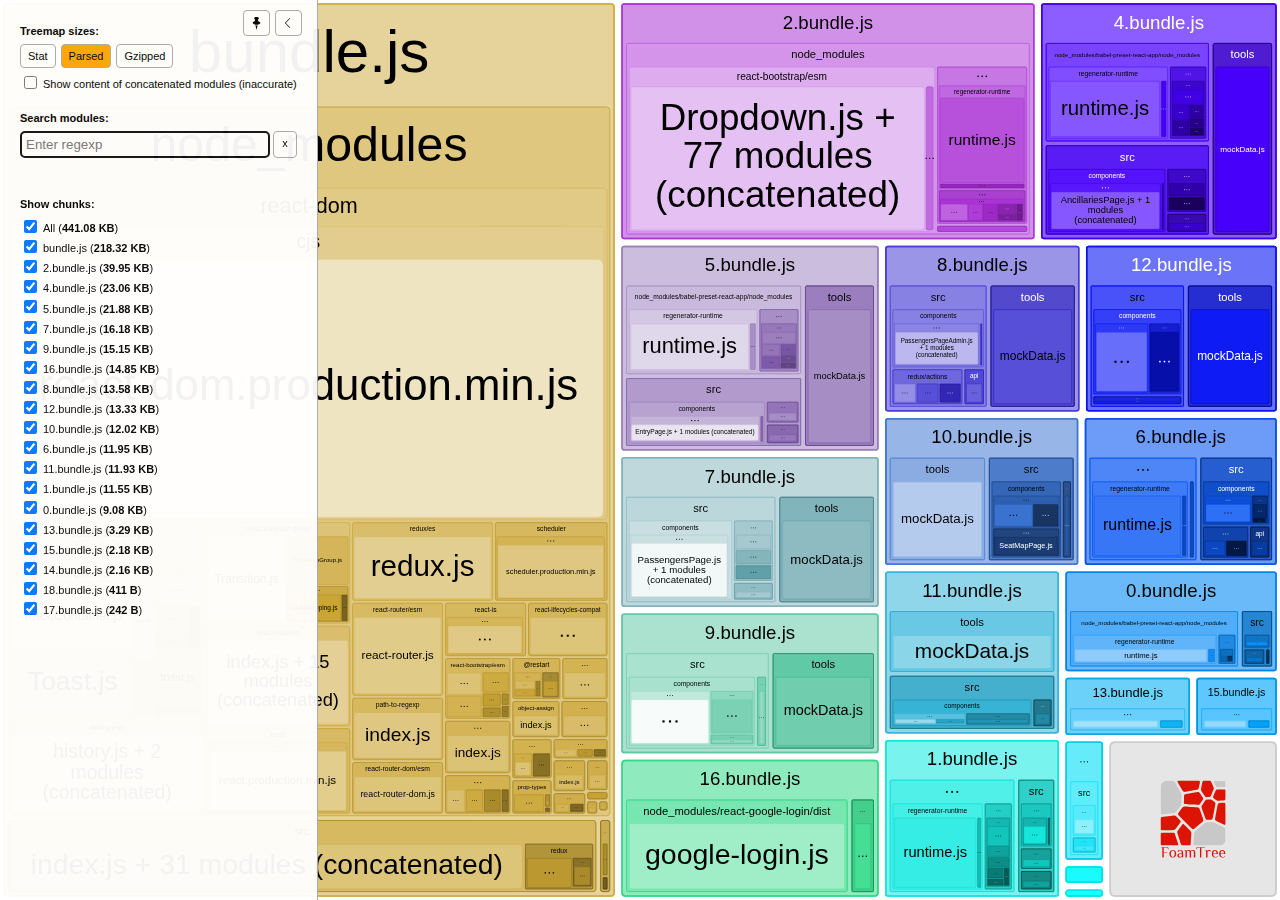
<file: report.html>
<!DOCTYPE html>
<html>
  <head>
    <meta charset="UTF-8"/>
    <meta name="viewport" content="width=device-width, initial-scale=1"/>
    <title>ps-redux [4 Oct 2020 at 22:48]</title>
    <link rel="shortcut icon" href="[data-uri]" type="image/x-icon" />

    <script>
      window.enableWebSocket = false;
    </script>
    
  <!-- viewer.js -->
  <script>
    !function(e){var t={};function n(r){if(t[r])return t[r].exports;var i=t[r]={i:r,l:!1,exports:{}};return e[r].call(i.exports,i,i.exports,n),i.l=!0,i.exports}n.m=e,n.c=t,n.d=function(e,t,r){n.o(e,t)||Object.defineProperty(e,t,{enumerable:!0,get:r})},n.r=function(e){"undefined"!=typeof Symbol&&Symbol.toStringTag&&Object.defineProperty(e,Symbol.toStringTag,{value:"Module"}),Object.defineProperty(e,"__esModule",{value:!0})},n.t=function(e,t){if(1&t&&(e=n(e)),8&t)return e;if(4&t&&"object"==typeof e&&e&&e.__esModule)return e;var r=Object.create(null);if(n.r(r),Object.defineProperty(r,"default",{enumerable:!0,value:e}),2&t&&"string"!=typeof e)for(var i in e)n.d(r,i,function(t){return e[t]}.bind(null,i));return r},n.n=function(e){var t=e&&e.__esModule?function(){return e.default}:function(){return e};return n.d(t,"a",t),t},n.o=function(e,t){return Object.prototype.hasOwnProperty.call(e,t)},n.p="/",n(n.s=69)}([function(e,t,n){var r;
/*!
  Copyright (c) 2017 Jed Watson.
  Licensed under the MIT License (MIT), see
  http://jedwatson.github.io/classnames
*/!function(){"use strict";var n={}.hasOwnProperty;function i(){for(var e=[],t=0;t<arguments.length;t++){var r=arguments[t];if(r){var o=typeof r;if("string"===o||"number"===o)e.push(r);else if(Array.isArray(r)&&r.length){var a=i.apply(null,r);a&&e.push(a)}else if("object"===o)for(var s in r)n.call(r,s)&&r[s]&&e.push(s)}}return e.join(" ")}e.exports?(i.default=i,e.exports=i):void 0===(r=function(){return i}.apply(t,[]))||(e.exports=r)}()},function(e,t,n){var r=n(40);"string"==typeof r&&(r=[[e.i,r,""]]);var i={hmr:!0,transform:void 0,insertInto:void 0};n(3)(r,i);r.locals&&(e.exports=r.locals)},function(e,t,n){"use strict";e.exports=function(e){var t=[];return t.toString=function(){return this.map((function(t){var n=function(e,t){var n=e[1]||"",r=e[3];if(!r)return n;if(t&&"function"==typeof btoa){var i=(a=r,"/*# sourceMappingURL=data:application/json;charset=utf-8;base64,"+btoa(unescape(encodeURIComponent(JSON.stringify(a))))+" */"),o=r.sources.map((function(e){return"/*# sourceURL="+r.sourceRoot+e+" */"}));return[n].concat(o).concat([i]).join("\n")}var a;return[n].join("\n")}(t,e);return t[2]?"@media "+t[2]+"{"+n+"}":n})).join("")},t.i=function(e,n){"string"==typeof e&&(e=[[null,e,""]]);for(var r={},i=0;i<this.length;i++){var o=this[i][0];null!=o&&(r[o]=!0)}for(i=0;i<e.length;i++){var a=e[i];null!=a[0]&&r[a[0]]||(n&&!a[2]?a[2]=n:n&&(a[2]="("+a[2]+") and ("+n+")"),t.push(a))}},t}},function(e,t,n){var r,i,o={},a=(r=function(){return window&&document&&document.all&&!window.atob},function(){return void 0===i&&(i=r.apply(this,arguments)),i}),s=function(e,t){return t?t.querySelector(e):document.querySelector(e)},u=function(e){var t={};return function(e,n){if("function"==typeof e)return e();if(void 0===t[e]){var r=s.call(this,e,n);if(window.HTMLIFrameElement&&r instanceof window.HTMLIFrameElement)try{r=r.contentDocument.head}catch(i){r=null}t[e]=r}return t[e]}}(),l=null,c=0,h=[],f=n(29);function d(e,t){for(var n=0;n<e.length;n++){var r=e[n],i=o[r.id];if(i){i.refs++;for(var a=0;a<i.parts.length;a++)i.parts[a](r.parts[a]);for(;a<r.parts.length;a++)i.parts.push(m(r.parts[a],t))}else{var s=[];for(a=0;a<r.parts.length;a++)s.push(m(r.parts[a],t));o[r.id]={id:r.id,refs:1,parts:s}}}}function p(e,t){for(var n=[],r={},i=0;i<e.length;i++){var o=e[i],a=t.base?o[0]+t.base:o[0],s={css:o[1],media:o[2],sourceMap:o[3]};r[a]?r[a].parts.push(s):n.push(r[a]={id:a,parts:[s]})}return n}function g(e,t){var n=u(e.insertInto);if(!n)throw new Error("Couldn't find a style target. This probably means that the value for the 'insertInto' parameter is invalid.");var r=h[h.length-1];if("top"===e.insertAt)r?r.nextSibling?n.insertBefore(t,r.nextSibling):n.appendChild(t):n.insertBefore(t,n.firstChild),h.push(t);else if("bottom"===e.insertAt)n.appendChild(t);else{if("object"!=typeof e.insertAt||!e.insertAt.before)throw new Error("[Style Loader]\n\n Invalid value for parameter 'insertAt' ('options.insertAt') found.\n Must be 'top', 'bottom', or Object.\n (https://github.com/webpack-contrib/style-loader#insertat)\n");var i=u(e.insertAt.before,n);n.insertBefore(t,i)}}function b(e){if(null===e.parentNode)return!1;e.parentNode.removeChild(e);var t=h.indexOf(e);t>=0&&h.splice(t,1)}function v(e){var t=document.createElement("style");if(void 0===e.attrs.type&&(e.attrs.type="text/css"),void 0===e.attrs.nonce){var r=function(){0;return n.nc}();r&&(e.attrs.nonce=r)}return y(t,e.attrs),g(e,t),t}function y(e,t){Object.keys(t).forEach((function(n){e.setAttribute(n,t[n])}))}function m(e,t){var n,r,i,o;if(t.transform&&e.css){if(!(o="function"==typeof t.transform?t.transform(e.css):t.transform.default(e.css)))return function(){};e.css=o}if(t.singleton){var a=c++;n=l||(l=v(t)),r=C.bind(null,n,a,!1),i=C.bind(null,n,a,!0)}else e.sourceMap&&"function"==typeof URL&&"function"==typeof URL.createObjectURL&&"function"==typeof URL.revokeObjectURL&&"function"==typeof Blob&&"function"==typeof btoa?(n=function(e){var t=document.createElement("link");return void 0===e.attrs.type&&(e.attrs.type="text/css"),e.attrs.rel="stylesheet",y(t,e.attrs),g(e,t),t}(t),r=T.bind(null,n,t),i=function(){b(n),n.href&&URL.revokeObjectURL(n.href)}):(n=v(t),r=S.bind(null,n),i=function(){b(n)});return r(e),function(t){if(t){if(t.css===e.css&&t.media===e.media&&t.sourceMap===e.sourceMap)return;r(e=t)}else i()}}e.exports=function(e,t){if("undefined"!=typeof DEBUG&&DEBUG&&"object"!=typeof document)throw new Error("The style-loader cannot be used in a non-browser environment");(t=t||{}).attrs="object"==typeof t.attrs?t.attrs:{},t.singleton||"boolean"==typeof t.singleton||(t.singleton=a()),t.insertInto||(t.insertInto="head"),t.insertAt||(t.insertAt="bottom");var n=p(e,t);return d(n,t),function(e){for(var r=[],i=0;i<n.length;i++){var a=n[i];(s=o[a.id]).refs--,r.push(s)}e&&d(p(e,t),t);for(i=0;i<r.length;i++){var s;if(0===(s=r[i]).refs){for(var u=0;u<s.parts.length;u++)s.parts[u]();delete o[s.id]}}}};var x,w=(x=[],function(e,t){return x[e]=t,x.filter(Boolean).join("\n")});function C(e,t,n,r){var i=n?"":r.css;if(e.styleSheet)e.styleSheet.cssText=w(t,i);else{var o=document.createTextNode(i),a=e.childNodes;a[t]&&e.removeChild(a[t]),a.length?e.insertBefore(o,a[t]):e.appendChild(o)}}function S(e,t){var n=t.css,r=t.media;if(r&&e.setAttribute("media",r),e.styleSheet)e.styleSheet.cssText=n;else{for(;e.firstChild;)e.removeChild(e.firstChild);e.appendChild(document.createTextNode(n))}}function T(e,t,n){var r=n.css,i=n.sourceMap,o=void 0===t.convertToAbsoluteUrls&&i;(t.convertToAbsoluteUrls||o)&&(r=f(r)),i&&(r+="\n/*# sourceMappingURL=data:application/json;base64,"+btoa(unescape(encodeURIComponent(JSON.stringify(i))))+" */");var a=new Blob([r],{type:"text/css"}),s=e.href;e.href=URL.createObjectURL(a),s&&URL.revokeObjectURL(s)}},function(e,t,n){var r=n(32);"string"==typeof r&&(r=[[e.i,r,""]]);var i={hmr:!0,transform:void 0,insertInto:void 0};n(3)(r,i);r.locals&&(e.exports=r.locals)},function(e,t,n){"use strict";
/**
 * filesize
 *
 * @copyright 2018 Jason Mulligan <jason.mulligan@avoidwork.com>
 * @license BSD-3-Clause
 * @version 3.6.1
 */!function(t){var n=/^(b|B)$/,r={iec:{bits:["b","Kib","Mib","Gib","Tib","Pib","Eib","Zib","Yib"],bytes:["B","KiB","MiB","GiB","TiB","PiB","EiB","ZiB","YiB"]},jedec:{bits:["b","Kb","Mb","Gb","Tb","Pb","Eb","Zb","Yb"],bytes:["B","KB","MB","GB","TB","PB","EB","ZB","YB"]}},i={iec:["","kibi","mebi","gibi","tebi","pebi","exbi","zebi","yobi"],jedec:["","kilo","mega","giga","tera","peta","exa","zetta","yotta"]};function o(e){var t=arguments.length>1&&void 0!==arguments[1]?arguments[1]:{},o=[],a=0,s=void 0,u=void 0,l=void 0,c=void 0,h=void 0,f=void 0,d=void 0,p=void 0,g=void 0,b=void 0,v=void 0,y=void 0,m=void 0,x=void 0,w=void 0;if(isNaN(e))throw new Error("Invalid arguments");return l=!0===t.bits,v=!0===t.unix,u=t.base||2,b=void 0!==t.round?t.round:v?1:2,y=void 0!==t.separator&&t.separator||"",m=void 0!==t.spacer?t.spacer:v?"":" ",w=t.symbols||t.suffixes||{},x=2===u&&t.standard||"jedec",g=t.output||"string",h=!0===t.fullform,f=t.fullforms instanceof Array?t.fullforms:[],s=void 0!==t.exponent?t.exponent:-1,c=u>2?1e3:1024,(d=(p=Number(e))<0)&&(p=-p),(-1===s||isNaN(s))&&(s=Math.floor(Math.log(p)/Math.log(c)))<0&&(s=0),s>8&&(s=8),0===p?(o[0]=0,o[1]=v?"":r[x][l?"bits":"bytes"][s]):(a=p/(2===u?Math.pow(2,10*s):Math.pow(1e3,s)),l&&(a*=8)>=c&&s<8&&(a/=c,s++),o[0]=Number(a.toFixed(s>0?b:0)),o[1]=10===u&&1===s?l?"kb":"kB":r[x][l?"bits":"bytes"][s],v&&(o[1]="jedec"===x?o[1].charAt(0):s>0?o[1].replace(/B$/,""):o[1],n.test(o[1])&&(o[0]=Math.floor(o[0]),o[1]=""))),d&&(o[0]=-o[0]),o[1]=w[o[1]]||o[1],"array"===g?o:"exponent"===g?s:"object"===g?{value:o[0],suffix:o[1],symbol:o[1]}:(h&&(o[1]=f[s]?f[s]:i[x][s]+(l?"bit":"byte")+(1===o[0]?"":"s")),y.length>0&&(o[0]=o[0].toString().replace(".",y)),o.join(m))}o.partial=function(e){return function(t){return o(t,e)}},e.exports=o}("undefined"!=typeof window&&window)},function(e,t,n){var r=n(48);"string"==typeof r&&(r=[[e.i,r,""]]);var i={hmr:!0,transform:void 0,insertInto:void 0};n(3)(r,i);r.locals&&(e.exports=r.locals)},function(e,t,n){var r=n(37);"string"==typeof r&&(r=[[e.i,r,""]]);var i={hmr:!0,transform:void 0,insertInto:void 0};n(3)(r,i);r.locals&&(e.exports=r.locals)},function(e,t,n){var r=n(59),i=n(14),o=/[&<>"']/g,a=RegExp(o.source);e.exports=function(e){return(e=i(e))&&a.test(e)?e.replace(o,r):e}},function(e,t,n){var r=n(30);"string"==typeof r&&(r=[[e.i,r,""]]);var i={hmr:!0,transform:void 0,insertInto:void 0};n(3)(r,i);r.locals&&(e.exports=r.locals)},function(e,t,n){var r=n(31);"string"==typeof r&&(r=[[e.i,r,""]]);var i={hmr:!0,transform:void 0,insertInto:void 0};n(3)(r,i);r.locals&&(e.exports=r.locals)},function(e,t,n){var r=n(36);"string"==typeof r&&(r=[[e.i,r,""]]);var i={hmr:!0,transform:void 0,insertInto:void 0};n(3)(r,i);r.locals&&(e.exports=r.locals)},function(e,t,n){var r=n(61);"string"==typeof r&&(r=[[e.i,r,""]]);var i={hmr:!0,transform:void 0,insertInto:void 0};n(3)(r,i);r.locals&&(e.exports=r.locals)},function(e,t,n){var r=n(19).Symbol;e.exports=r},function(e,t,n){var r=n(56);e.exports=function(e){return null==e?"":r(e)}},function(e,t,n){var r=n(28);"string"==typeof r&&(r=[[e.i,r,""]]);var i={hmr:!0,transform:void 0,insertInto:void 0};n(3)(r,i);r.locals&&(e.exports=r.locals)},function(e,t,n){var r=n(38);"string"==typeof r&&(r=[[e.i,r,""]]);var i={hmr:!0,transform:void 0,insertInto:void 0};n(3)(r,i);r.locals&&(e.exports=r.locals)},function(e,t,n){var r=n(39);"string"==typeof r&&(r=[[e.i,r,""]]);var i={hmr:!0,transform:void 0,insertInto:void 0};n(3)(r,i);r.locals&&(e.exports=r.locals)},function(e,t){e.exports=function(e){var t=typeof e;return null!=e&&("object"==t||"function"==t)}},function(e,t,n){var r=n(42),i="object"==typeof self&&self&&self.Object===Object&&self,o=r||i||Function("return this")();e.exports=o},function(e,t,n){var r=n(44),i=n(47);e.exports=function(e){return"symbol"==typeof e||i(e)&&"[object Symbol]"==r(e)}},function(e,t){var n=RegExp("[\\u200d\\ud800-\\udfff\\u0300-\\u036f\\ufe20-\\ufe2f\\u20d0-\\u20ff\\ufe0e\\ufe0f]");e.exports=function(e){return n.test(e)}},function(e,t){
/**
 * Carrot Search FoamTree HTML5 (demo variant)
 * v3.4.5, 4fa198d722d767b68d0409e88290ea6de98d1eaa/4fa198d7, build FOAMTREE-SOFTWARE4-DIST-39, Jul 26, 2017
 * 
 * Carrot Search confidential.
 * Copyright 2002-2017, Carrot Search s.c, All Rights Reserved.
 */
!function(){var e,t=function(){var e,n=window.navigator.userAgent;try{window.localStorage.setItem("ftap5caavc","ftap5caavc"),window.localStorage.removeItem("ftap5caavc"),e=!0}catch(r){e=!1}return{of:function(){return/webkit/i.test(n)},mf:function(){return/Mac/.test(n)},lf:function(){return/iPad|iPod|iPhone/.test(n)},hf:function(){return/Android/.test(n)},ii:function(){return"ontouchstart"in window||!!window.DocumentTouch&&document instanceof window.DocumentTouch},hi:function(){return e},gi:function(){var e=document.createElement("canvas");return!(!e.getContext||!e.getContext("2d"))},Dd:function(e,n){return[].forEach&&t.gi()?e&&e():n&&n()}}}(),n=function(){function e(){return window.performance&&(window.performance.now||window.performance.mozNow||window.performance.msNow||window.performance.oNow||window.performance.webkitNow)||Date.now}var t=e();return{create:function(){return{now:(t=e(),function(){return t.call(window.performance)})};var t},now:function(){return t.call(window.performance)}}}();function r(){function r(){if(!u)throw"AF0";var e=n.now();0!==l&&(o.Kd=e-l),l=e,s=s.filter((function(e){return null!==e})),o.frames++;for(var t=0;t<s.length;t++){var r=s[t];null!==r&&(!0===r.ye.call(r.Yg)?s[t]=null:m.Sc(r.repeat)&&(r.repeat=r.repeat-1,0>=r.repeat&&(s[t]=null)))}s=s.filter((function(e){return null!==e})),u=!1,i(),0!==(e=n.now()-e)&&(o.Jd=e),o.totalTime+=e,o.Oe=1e3*o.frames/o.totalTime,l=0===s.length?0:n.now()}function i(){0<s.length&&!u&&(u=!0,a(r))}var o=this.rg={frames:0,totalTime:0,Jd:0,Kd:0,Oe:0};e=o;var a=t.lf()?function(e){window.setTimeout(e,0)}:window.requestAnimationFrame||window.webkitRequestAnimationFrame||window.mozRequestAnimationFrame||window.oRequestAnimationFrame||window.msRequestAnimationFrame||function(){var e=n.create();return function(t){var n=0;window.setTimeout((function(){var r=e.now();t(),n=e.now()-r}),16>n?16-n:0)}}(),s=[],u=!1,l=0;this.repeat=function(e,t,n){this.cancel(e),s.push({ye:e,Yg:n,repeat:t}),i()},this.d=function(e,t){this.repeat(e,1,t)},this.cancel=function(e){for(var t=0;t<s.length;t++){var n=s[t];null!==n&&n.ye===e&&(s[t]=null)}},this.k=function(){s=[]}}var i,o=t.Dd((function(){function e(){this.buffer=[],this.oa=0,this.Gc=m.extend({},s)}function t(e){return function(){var t,n=this.buffer,r=this.oa;for(n[r++]="call",n[r++]=e,n[r++]=arguments.length,t=0;t<arguments.length;t++)n[r++]=arguments[t];this.oa=r}}function n(e){return function(){return r[e].apply(r,arguments)}}(i=document.createElement("canvas")).width=1,i.height=1;var r=i.getContext("2d"),i=["font"],a="fillStyle globalAlpha globalCompositeOperation lineCap lineDashOffset lineJoin lineWidth miterLimit shadowBlur shadowColor shadowOffsetX shadowOffsetY strokeStyle textAlign textBaseline".split(" "),s={};return a.concat(i).forEach((function(e){s[e]=r[e]})),e.prototype.clear=function(){this.oa=0},e.prototype.Na=function(){return 0===this.oa},e.prototype.Ta=function(e){e instanceof o?function(e,t,n){for(var r=0,i=e.oa,o=e.buffer;r<n;)o[i++]=t[r++];e.oa=i}(e,this.buffer,this.oa):function(e,t,n,r){for(var i=0;i<n;)switch(t[i++]){case"set":e[t[i++]]=t[i++];break;case"setGlobalAlpha":e[t[i++]]=t[i++]*r;break;case"call":var o=t[i++];switch(t[i++]){case 0:e[o]();break;case 1:e[o](t[i++]);break;case 2:e[o](t[i++],t[i++]);break;case 3:e[o](t[i++],t[i++],t[i++]);break;case 4:e[o](t[i++],t[i++],t[i++],t[i++]);break;case 5:e[o](t[i++],t[i++],t[i++],t[i++],t[i++]);break;case 6:e[o](t[i++],t[i++],t[i++],t[i++],t[i++],t[i++]);break;case 7:e[o](t[i++],t[i++],t[i++],t[i++],t[i++],t[i++],t[i++]);break;case 8:e[o](t[i++],t[i++],t[i++],t[i++],t[i++],t[i++],t[i++],t[i++]);break;case 9:e[o](t[i++],t[i++],t[i++],t[i++],t[i++],t[i++],t[i++],t[i++],t[i++]);break;default:throw"CB0"}}}(e,this.buffer,this.oa,m.B(e.globalAlpha,1))},e.prototype.replay=e.prototype.Ta,e.prototype.d=function(){return new e},e.prototype.scratch=e.prototype.d,"arc arcTo beginPath bezierCurveTo clearRect clip closePath drawImage fill fillRect fillText lineTo moveTo putImageData quadraticCurveTo rect rotate scale setLineDash setTransform stroke strokeRect strokeText transform translate".split(" ").forEach((function(n){e.prototype[n]=t(n)})),["measureText","createLinearGradient","createRadialGradient","createPattern","getLineDash"].forEach((function(t){e.prototype[t]=n(t)})),["save","restore"].forEach((function(r){e.prototype[r]=function(e,t){return function(){e.apply(this,arguments),t.apply(this,arguments)}}(t(r),n(r))})),i.forEach((function(t){Object.defineProperty(e.prototype,t,{set:function(e){r[t]=e,this.Gc[t]=e;var n=this.buffer;n[this.oa++]="set",n[this.oa++]=t,n[this.oa++]=e},get:function(){return this.Gc[t]}})})),a.forEach((function(t){Object.defineProperty(e.prototype,t,{set:function(e){this.Gc[t]=e;var n=this.buffer;n[this.oa++]="globalAlpha"===t?"setGlobalAlpha":"set",n[this.oa++]=t,n[this.oa++]=e},get:function(){return this.Gc[t]}})})),e.prototype.roundRect=function(e,t,n,r,i){this.beginPath(),this.moveTo(e+i,t),this.lineTo(e+n-i,t),this.quadraticCurveTo(e+n,t,e+n,t+i),this.lineTo(e+n,t+r-i),this.quadraticCurveTo(e+n,t+r,e+n-i,t+r),this.lineTo(e+i,t+r),this.quadraticCurveTo(e,t+r,e,t+r-i),this.lineTo(e,t+i),this.quadraticCurveTo(e,t,e+i,t),this.closePath()},e.prototype.fillPolygonWithText=function(e,t,n,r,i){i||(i={});var a={sb:m.B(i.maxFontSize,D.Ea.sb),Zc:m.B(i.minFontSize,D.Ea.Zc),lineHeight:m.B(i.lineHeight,D.Ea.lineHeight),pb:m.B(i.horizontalPadding,D.Ea.pb),eb:m.B(i.verticalPadding,D.Ea.eb),tb:m.B(i.maxTotalTextHeight,D.Ea.tb),fontFamily:m.B(i.fontFamily,D.Ea.fontFamily),fontStyle:m.B(i.fontStyle,D.Ea.fontStyle),fontVariant:m.B(i.fontVariant,D.Ea.fontVariant),fontWeight:m.B(i.fontWeight,D.Ea.fontWeight),verticalAlign:m.B(i.verticalAlign,D.Ea.verticalAlign)},s=i.cache;if(s&&m.Q(i,"area")){s.jd||(s.jd=new o);var u=i.area,l=m.B(i.cacheInvalidationThreshold,.05);e=D.xe(a,this,r,e,z.q(e,{}),{x:t,y:n},i.allowForcedSplit||!1,i.allowEllipsis||!1,s,u,l,i.invalidateCache)}else e=D.Le(a,this,r,e,z.q(e,{}),{x:t,y:n},i.allowForcedSplit||!1,i.allowEllipsis||!1);return e.la?{fit:!0,lineCount:e.mc,fontSize:e.fontSize,box:{x:e.da.x,y:e.da.y,w:e.da.f,h:e.da.i},ellipsis:e.ec}:{fit:!1}},e})),a=t.Dd((function(){function e(e){this.O=e,this.d=[],this.Ib=[void 0],this.Nc=["#SIZE#px sans-serif"],this.Ld=[0],this.Md=[1],this.ie=[0],this.je=[0],this.ke=[0],this.Qd=[10],this.hc=[10],this.Sb=[this.Ib,this.Nc,this.hc,this.Ld,this.Md,this.ie,this.Qd,this.je,this.ke],this.ga=[1,0,0,1,0,0]}function t(e){var t=e.O,n=e.Sb[0].length-1;e.Ib[n]&&(t.setLineDash(e.Ib[n]),t.Tj=e.Ld[n]),t.miterLimit=e.Qd[n],t.lineWidth=e.Md[n],t.shadowBlur=e.ie[n],t.shadowOffsetX=e.je[n],t.shadowOffsetY=e.ke[n],t.font=e.Nc[n].replace("#SIZE#",e.hc[n].toString())}function n(e,t,n){return e*n[0]+t*n[2]+n[4]}function r(e,t,n){return e*n[1]+t*n[3]+n[5]}function i(e,t){for(var n=0;n<e.length;n++)e[n]*=t[0];return e}e.prototype.save=function(){this.d.push(this.ga.slice(0));for(var e=0;e<this.Sb.length;e++){var t=this.Sb[e];t.push(t[t.length-1])}this.O.save()},e.prototype.restore=function(){this.ga=this.d.pop();for(var e=0;e<this.Sb.length;e++)this.Sb[e].pop();this.O.restore(),t(this)},e.prototype.scale=function(e,n){(r=this.ga)[0]*=e,r[1]*=e,r[2]*=n,r[3]*=n;var r=this.ga,o=this.Sb,a=o[0].length-1,s=this.Ib[a];for(s&&i(s,r),s=2;s<o.length;s++){o[s][a]*=r[0]}t(this)},e.prototype.translate=function(e,t){var n=this.ga;n[4]+=n[0]*e+n[2]*t,n[5]+=n[1]*e+n[3]*t},["moveTo","lineTo"].forEach((function(t){e.prototype[t]=function(e){return function(t,i){var o=this.ga;return this.O[e].call(this.O,n(t,i,o),r(t,i,o))}}(t)})),["clearRect","fillRect","strokeRect","rect"].forEach((function(t){e.prototype[t]=function(e){return function(t,i,o,a){var s=this.ga;return this.O[e].call(this.O,n(t,i,s),r(t,i,s),o*s[0],a*s[3])}}(t)})),"fill stroke beginPath closePath clip createImageData createPattern getImageData putImageData getLineDash setLineDash".split(" ").forEach((function(t){e.prototype[t]=function(e){return function(){return this.O[e].apply(this.O,arguments)}}(t)})),[{vb:"lineDashOffset",zb:function(e){return e.Ld}},{vb:"lineWidth",zb:function(e){return e.Md}},{vb:"miterLimit",zb:function(e){return e.Qd}},{vb:"shadowBlur",zb:function(e){return e.ie}},{vb:"shadowOffsetX",zb:function(e){return e.je}},{vb:"shadowOffsetY",zb:function(e){return e.ke}}].forEach((function(t){Object.defineProperty(e.prototype,t.vb,{set:function(e){var n=t.zb(this);e*=this.ga[0],n[n.length-1]=e,this.O[t.vb]=e}})}));var o=/(\d+(?:\.\d+)?)px/;return Object.defineProperty(e.prototype,"font",{set:function(e){var t=o.exec(e);if(1<t.length){var n=this.hc.length-1;this.hc[n]=parseFloat(t[1]),this.Nc[n]=e.replace(o,"#SIZE#px"),this.O.font=this.Nc[n].replace("#SIZE#",(this.hc[n]*this.ga[0]).toString())}}}),"fillStyle globalAlpha globalCompositeOperation lineCap lineJoin shadowColor strokeStyle textAlign textBaseline".split(" ").forEach((function(t){Object.defineProperty(e.prototype,t,{set:function(e){this.O[t]=e}})})),e.prototype.arc=function(e,t,i,o,a,s){var u=this.ga;this.O.arc(n(e,t,u),r(e,t,u),i*u[0],o,a,s)},e.prototype.arcTo=function(e,t,i,o,a){var s=this.ga;this.O.arc(n(e,t,s),r(e,t,s),n(i,o,s),r(i,o,s),a*s[0])},e.prototype.bezierCurveTo=function(e,t,i,o,a,s){var u=this.ga;this.O.bezierCurveTo(n(e,t,u),r(e,t,u),n(i,o,u),r(i,o,u),n(a,s,u),r(a,s,u))},e.prototype.drawImage=function(e,t,i,o,a,s,u,l,c){function h(t,i,o,a){d.push(n(t,i,f)),d.push(r(t,i,f)),o=m.V(o)?e.width:o,a=m.V(a)?e.height:a,d.push(o*f[0]),d.push(a*f[3])}var f=this.ga,d=[e];m.V(s)?h(t,i,o,a):h(s,u,l,c),this.O.drawImage.apply(this.O,d)},e.prototype.quadraticCurveTo=function(e,t,i,o){var a=this.ga;this.O.quadraticCurveTo(n(e,t,a),r(e,t,a),n(i,o,a),r(i,o,a))},e.prototype.fillText=function(e,t,i,o){var a=this.ga;this.O.fillText(e,n(t,i,a),r(t,i,a),m.Sc(o)?o*a[0]:1e20)},e.prototype.setLineDash=function(e){e=i(e.slice(0),this.ga),this.Ib[this.Ib.length-1]=e,this.O.setLineDash(e)},e})),s=(i=!t.of()||t.lf()||t.hf()?1:7,{eh:function(){function e(e){e.beginPath(),u.le(e,l)}(a=document.createElement("canvas")).width=800,a.height=600;var t,r=a.getContext("2d"),o=a.width,a=a.height,s=0,l=[{x:0,y:100}];for(t=1;6>=t;t++)s=2*t*Math.PI/6,l.push({x:0+100*Math.sin(s),y:0+100*Math.cos(s)});t={polygonPlainFill:[e,function(e){e.fillStyle="rgb(255, 0, 0)",e.fill()}],polygonPlainStroke:[e,function(e){e.strokeStyle="rgb(128, 0, 0)",e.lineWidth=2,e.closePath(),e.stroke()}],polygonGradientFill:[e,function(e){var t=e.createRadialGradient(0,0,10,0,0,60);t.addColorStop(0,"rgb(255, 0, 0)"),t.addColorStop(1,"rgb(255, 255, 0)"),e.fillStyle=t,e.fill()}],polygonGradientStroke:[e,function(e){var t=e.createLinearGradient(-100,-100,100,100);t.addColorStop(0,"rgb(224, 0, 0)"),t.addColorStop(1,"rgb(32, 0, 0)"),e.strokeStyle=t,e.lineWidth=2,e.closePath(),e.stroke()}],polygonExposureShadow:[e,function(e){e.shadowBlur=50,e.shadowColor="rgba(0, 0, 0, 1)",e.fillStyle="rgba(0, 0, 0, 1)",e.globalCompositeOperation="source-over",e.fill(),e.shadowBlur=0,e.shadowColor="transparent",e.globalCompositeOperation="destination-out",e.fill()}],labelPlainFill:[function(e){e.fillStyle="#000",e.font="24px sans-serif",e.textAlign="center"},function(e){e.fillText("Some text",0,-16),e.fillText("for testing purposes",0,16)}]},s=100/Object.keys(t).length;var c,h=n.now(),f={};for(c in t){var d,p=t[c],g=n.now(),b=0;do{for(r.save(),r.translate(Math.random()*o,Math.random()*a),d=3*Math.random()+.5,r.scale(d,d),d=0;d<p.length;d++)p[d](r);r.restore(),b++,d=n.now()}while(d-g<s);f[c]=i*(d-g)/b}return f.total=n.now()-h,f}}),u={le:function(e,t){var n=t[0];e.moveTo(n.x,n.y);for(var r=t.length-1;0<r;r--)n=t[r],e.lineTo(n.x,n.y)},rj:function(e,t,n,r){var i,o,a,s,u,l=[],c=0,h=t.length;for(a=0;a<h;a++)i=t[a],o=t[(a+1)%h],i=z.d(i,o),i=Math.sqrt(i),l.push(i),c+=i;n=r*(n+.5*r*c/h),r={};c={};var f={};for(a=0;a<h;a++)i=t[a],o=t[(a+1)%h],s=t[(a+2)%h],u=l[(a+1)%h],u=Math.min(.5,n/u),z.Aa(1-u,o,s,c),z.Aa(u,o,s,f),0==a&&(s=Math.min(.5,n/l[0]),z.Aa(s,i,o,r),e.moveTo(r.x,r.y)),e.quadraticCurveTo(o.x,o.y,c.x,c.y),e.lineTo(f.x,f.y);return!0}};function l(e){function t(e){c[e].style.opacity=f*h[e]}function n(e){e.width=Math.round(o*e.n),e.height=Math.round(a*e.n)}function r(){return/relative|absolute|fixed/.test(window.getComputedStyle(i,null).getPropertyValue("position"))}var i,o,a,s,u,l=[],c={},h={},f=0;this.H=function(t){i=t,r()||(i.style.position="relative"),0!=i.clientWidth&&0!=i.clientHeight||I.Pa("element has zero dimensions: "+i.clientWidth+" x "+i.clientHeight+"."),i.innerHTML="",o=i.clientWidth,a=i.clientHeight,s=0!==o?o:void 0,u=0!==a?a:void 0,"embedded"===i.getAttribute("data-foamtree")&&I.Pa("visualization already embedded in the element."),i.setAttribute("data-foamtree","embedded"),e.c.p("stage:initialized",this,i,o,a)},this.lb=function(){i.removeAttribute("data-foamtree"),l=[],c={},e.c.p("stage:disposed",this,i)},this.k=function(){if(r()||(i.style.position="relative"),o=i.clientWidth,a=i.clientHeight,0!==o&&0!==a&&(o!==s||a!==u)){for(var t=l.length-1;0<=t;t--)n(l[t]);e.c.p("stage:resized",s,u,o,a),s=o,u=a}},this.fj=function(e,t){e.n=t,n(e)},this.oc=function(r,o,a){var s=document.createElement("canvas");return s.setAttribute("style","position: absolute; top: 0; bottom: 0; left: 0; right: 0; width: 100%; height: 100%; -webkit-touch-callout: none; -webkit-user-select: none; -moz-user-select: none; -ms-user-select: none; user-select: none;"),s.n=o,n(s),l.push(s),c[r]=s,h[r]=1,t(r),a||i.appendChild(s),e.c.p("stage:newLayer",r,s),s},this.kc=function(e,n){return m.V(n)||(h[e]=n,t(e)),h[e]},this.d=function(e){return m.V(e)||(f=e,m.Ga(c,(function(e,n){t(n)}))),f}}function c(e){function t(e,t,n){return y=!0,p.x=0,p.y=0,g.x=0,g.y=0,a=f,s.x=d.x,s.y=d.y,t(),u*=e,l=n?u/a:e,l=Math.max(.25/a,l),!0}function n(e,t){return t.x=e.x/f+d.x,t.y=e.y/f+d.y,t}function r(e,t,n,r,i,o,a,s,u){var l=(e-n)*(o-s)-(t-r)*(i-a);return!(1e-5>Math.abs(l))&&(u.x=((e*r-t*n)*(i-a)-(e-n)*(i*s-o*a))/l,u.y=((e*r-t*n)*(o-s)-(t-r)*(i*s-o*a))/l,!0)}var i,o,a=1,s={x:0,y:0},u=1,l=1,c=1,h={x:0,y:0},f=1,d={x:0,y:0},p={x:0,y:0},g={x:0,y:0},b={x:0,y:0,f:0,i:0},v={x:0,y:0,f:0,i:0,scale:1},y=!0;e.c.j("stage:initialized",(function(e,t,n,r){i=n,o=r,b.x=0,b.y=0,b.f=n,b.i=r,v.x=0,v.y=0,v.f=n,v.i=r,v.scale=1})),e.c.j("stage:resized",(function(e,t,n,r){function a(e){e.x*=l,e.y*=c}function u(e){a(e),e.f*=l,e.i*=c}i=n,o=r;var l=n/e,c=r/t;a(s),a(d),a(h),a(p),a(g),u(b),u(v)})),this.Yb=function(e,r){return t(r,(function(){n(e,h)}),!0)},this.Y=function(e,n){if(1==Math.round(1e4*n)/1e4){var i=b.x-d.x,o=b.y-d.y;return t(1,(function(){}),!0),this.d(-i,-o)}return t(n,(function(){for(var t=!1;!t;){t=Math.random();var n=Math.random(),i=Math.random(),o=Math.random();t=r(e.x+t*e.f,e.y+n*e.i,b.x+t*b.f,b.y+n*b.i,e.x+i*e.f,e.y+o*e.i,b.x+i*b.f,b.y+o*b.i,h)}}),!0)},this.sc=function(e,n){var a,s,u,l;return(a=e.f/e.i)<(s=i/o)?(u=e.i*s,l=e.i,a=e.x-.5*(u-e.f),s=e.y):a>s?(u=e.f,l=e.f*o/i,a=e.x,s=e.y-.5*(l-e.i)):(a=e.x,s=e.y,u=e.f,l=e.i),a-=u*n,u*=1+2*n,r(a,s-=l*n,d.x,d.y,a+u,s,d.x+i/f,d.y,h)?t(i/f/u,m.ta,!1):(y=!1,this.d(f*(d.x-a),f*(d.y-s)))},this.d=function(e,t){var n=Math.round(1e4*e)/1e4,r=Math.round(1e4*t)/1e4;return g.x+=n/f,g.y+=r/f,0!==n||0!==r},this.reset=function(e){return e&&this.content(0,0,i,o),this.Y({x:b.x+d.x,y:b.y+d.y,f:b.f/f,i:b.i/f},c/u)},this.Qb=function(e){c=Math.min(1,Math.round(1e4*(e||u))/1e4)},this.k=function(){return d.x<b.x?(b.x-d.x)*f:d.x+i/f>b.x+b.f?-(d.x+i/f-b.x-b.f)*f:0},this.A=function(){return d.y<b.y?(b.y-d.y)*f:d.y+o/f>b.y+b.i?-(d.y+o/f-b.y-b.i)*f:0},this.update=function(e){var t=Math.abs(Math.log(l));6>t?t=2:(t/=4,t+=3*t*(1<l?e:1-e)),t=1<l?Math.pow(e,t):1-Math.pow(1-e,t),f=a*(t=(y?t:1)*(l-1)+1),d.x=h.x-(h.x-s.x)/t,d.y=h.y-(h.y-s.y)/t,d.x-=p.x*(1-e)+g.x*e,d.y-=p.y*(1-e)+g.y*e,1===e&&(p.x=g.x,p.y=g.y),v.x=d.x,v.y=d.y,v.f=i/f,v.i=o/f,v.scale=f},this.S=function(e){return e.x=v.x,e.y=v.y,e.scale=v.scale,e},this.absolute=function(e,t){return n(e,t||{})},this.nd=function(e,t){var n=t||{};return n.x=(e.x-d.x)*f,n.y=(e.y-d.y)*f,n},this.Hc=function(e){return this.scale()<c/e},this.Rd=function(){return m.Fd(f,1)},this.scale=function(){return Math.round(1e4*f)/1e4},this.content=function(e,t,n,r){b.x=e,b.y=t,b.f=n,b.i=r},this.Jc=function(e,t){var n;for(n=e.length-1;0<=n;n--){var r=e[n];r.save(),r.scale(f,f),r.translate(-d.x,-d.y)}for(t(v),n=e.length-1;0<=n;n--)(r=e[n]).restore()}}var h=new function(){function e(e){if("hsl"==e.model||"hsla"==e.model)return e;var t,n=e.r/=255,r=e.g/=255,i=e.b/=255,o=Math.max(n,r,i),a=(o+(u=Math.min(n,r,i)))/2;if(o==u)t=u=0;else{var s=o-u,u=.5<a?s/(2-o-u):s/(o+u);switch(o){case n:t=(r-i)/s+(r<i?6:0);break;case r:t=(i-n)/s+2;break;case i:t=(n-r)/s+4}t/=6}return e.h=360*t,e.s=100*u,e.l=100*a,e.model="hsl",e}var t={h:0,s:0,l:0,a:1,model:"hsla"};this.Ba=function(n){return m.Tc(n)?e(h.Hg(n)):m.jc(n)?e(n):t},this.Hg=function(e){var n;return(n=/rgba\(\s*([^,\s]+)\s*,\s*([^,\s]+)\s*,\s*([^,\s]+)\s*,\s*([^,\s]+)\s*\)/.exec(e))&&5==n.length?{r:parseFloat(n[1]),g:parseFloat(n[2]),b:parseFloat(n[3]),a:parseFloat(n[4]),model:"rgba"}:(n=/hsla\(\s*([^,\s]+)\s*,\s*([^,%\s]+)%\s*,\s*([^,\s%]+)%\s*,\s*([^,\s]+)\s*\)/.exec(e))&&5==n.length?{h:parseFloat(n[1]),s:parseFloat(n[2]),l:parseFloat(n[3]),a:parseFloat(n[4]),model:"hsla"}:(n=/rgb\(\s*([^,\s]+)\s*,\s*([^,\s]+)\s*,\s*([^,\s]+)\s*\)/.exec(e))&&4==n.length?{r:parseFloat(n[1]),g:parseFloat(n[2]),b:parseFloat(n[3]),a:1,model:"rgb"}:(n=/hsl\(\s*([^,\s]+)\s*,\s*([^,\s%]+)%\s*,\s*([^,\s%]+)%\s*\)/.exec(e))&&4==n.length?{h:parseFloat(n[1]),s:parseFloat(n[2]),l:parseFloat(n[3]),a:1,model:"hsl"}:(n=/#([0-9a-fA-F]{2})([0-9a-fA-F]{2})([0-9a-fA-F]{2})/.exec(e))&&4==n.length?{r:parseInt(n[1],16),g:parseInt(n[2],16),b:parseInt(n[3],16),a:1,model:"rgb"}:(n=/#([0-9a-fA-F])([0-9a-fA-F])([0-9a-fA-F])/.exec(e))&&4==n.length?{r:17*parseInt(n[1],16),g:17*parseInt(n[2],16),b:17*parseInt(n[3],16),a:1,model:"rgb"}:t},this.Cg=function(e){function t(e,t,n){return 0>n&&(n+=1),1<n&&(n-=1),n<1/6?e+6*(t-e)*n:.5>n?t:n<2/3?e+(t-e)*(2/3-n)*6:e}if("rgb"==e.model||"rgba"==e.model)return Math.sqrt(e.r*e.r*.241+e.g*e.g*.691+e.b*e.b*.068)/255;var n,r;n=e.l/100;var i=e.s/100;if(r=e.h/360,0==e.Wj)n=e=r=n;else{var o=2*n-(i=.5>n?n*(1+i):n+i-n*i);n=t(o,i,r+1/3),e=t(o,i,r),r=t(o,i,r-1/3)}return Math.sqrt(65025*n*n*.241+65025*e*e*.691+65025*r*r*.068)/255},this.Ng=function(e){if(m.Tc(e))return e;if(!m.jc(e))return"#000";switch(e.model){case"hsla":return h.Ig(e);case"hsl":return h.Ac(e);case"rgba":return h.Lg(e);case"rgb":return h.Kg(e);default:return"#000"}},this.Lg=function(e){return"rgba("+(.5+e.r|0)+","+(.5+e.g|0)+","+(.5+e.b|0)+","+e.a+")"},this.Kg=function(e){return"rgba("+(.5+e.r|0)+","+(.5+e.g|0)+","+(.5+e.b|0)+")"},this.Ig=function(e){return"hsla("+(.5+e.h|0)+","+(.5+e.s|0)+"%,"+(.5+e.l|0)+"%,"+e.a+")"},this.Ac=function(e){return"hsl("+(.5+e.h|0)+","+(.5+e.s|0)+"%,"+(.5+e.l|0)+"%)"},this.Y=function(e,t,n){return"hsl("+(.5+e|0)+","+(.5+t|0)+"%,"+(.5+n|0)+"%)"}};function f(){var e,t=!1,n=[],r=this,i=new function(){this.N=function(i){return i&&(t?i.apply(r,e):n.push(i)),this},this.ih=function(e){return r=e,{then:this.N}}};this.J=function(){e=arguments;for(var i=0;i<n.length;i++)n[i].apply(r,e);return t=!0,this},this.L=function(){return i}}function d(e){var t=new f,n=e.length;if(0<e.length)for(var r=e.length-1;0<=r;r--)e[r].N((function(){0==--n&&t.J()}));else t.J();return t.L()}function p(e){var t=0;this.d=function(){t++},this.k=function(){0===--t&&e()},this.clear=function(){t=0},this.A=function(){return 0===t}}var g=function(e,t,n,r){return r=r||{},e=e.getBoundingClientRect(),r.x=t-e.left,r.y=n-e.top,r};function b(){var e=document,t={};this.addEventListener=function(n,r){var i=t[n];i||(i=[],t[n]=i),i.push(r),e.addEventListener(n,r)},this.d=function(){m.Ga(t,(function(t,n){for(var r=t.length-1;0<=r;r--)e.removeEventListener(n,t[r])}))}}function v(e){function n(e){return function(t){r(t)&&e.apply(this,arguments)}}function r(t){for(t=t.target;t;){if(t===e)return!0;t=t.parentElement}return!1}function i(e,t,n){o(e,n=n||{});for(var r=0;r<t.length;r++)t[r].call(e.target,n);return(void 0===n.Mb&&n.zi||"prevent"===n.Mb)&&e.preventDefault(),n}function o(t,n){return g(e,t.clientX,t.clientY,n),n.altKey=t.altKey,n.metaKey=t.metaKey,n.ctrlKey=t.ctrlKey,n.shiftKey=t.shiftKey,n.xb=3===t.which,n}var a=new b,s=[],u=[],l=[],c=[],h=[],f=[],d=[],p=[],v=[],y=[],m=[];this.d=function(e){s.push(e)},this.k=function(e){h.push(e)},this.ya=function(e){u.push(e)},this.Ba=function(e){l.push(e)},this.Pa=function(e){c.push(e)},this.Aa=function(e){m.push(e)},this.za=function(e){f.push(e)},this.Ja=function(e){d.push(e)},this.Y=function(e){p.push(e)},this.A=function(e){v.push(e)},this.S=function(e){y.push(e)},this.lb=function(){a.d()};var x,w,C,S,T={x:0,y:0},M={x:0,y:0},k=!1,j=!1;a.addEventListener("mousedown",n((function(t){if(t.target!==e){var n=i(t,l);M.x=n.x,M.y=n.y,T.x=n.x,T.y=n.y,k=!0,i(t,p),w=!1,x=window.setTimeout((function(){100>z.d(T,n)&&(window.clearTimeout(S),i(t,u),w=!0)}),400)}}))),a.addEventListener("mouseup",(function(e){if(i(e,c),k){if(j&&i(e,y),window.clearTimeout(x),!w&&!j&&r(e)){var t=function(e){var t={};return t.x=e.pageX,t.y=e.pageY,t}(e);C&&100>z.d(t,C)?i(e,h):i(e,s),C=t,S=window.setTimeout((function(){C=null}),350)}j=k=!1}})),a.addEventListener("mousemove",(function(e){var t=o(e,{});r(e)&&i(e,f,{type:"move"}),T.x=t.x,T.y=t.y,k&&!j&&100<z.d(M,T)&&(j=!0),j&&i(e,v,t)})),a.addEventListener("mouseout",n((function(e){i(e,d,{type:"out"})}))),a.addEventListener(void 0!==document.onmousewheel?"mousewheel":"MozMousePixelScroll",n((function(e){var n=e.wheelDelta,r=e.detail;i(e,m,{wd:(r?n?0<n/r/40*r?1:-1:-r/(t.mf()?40:19):n/40)/3,zi:!0})}))),a.addEventListener("contextmenu",n((function(e){e.preventDefault()})))}var y=function(){function e(e){return function(t){return Math.pow(t,e)}}function t(e){return function(t){return 1-Math.pow(1-t,e)}}function n(e){return function(t){return 1>(t*=2)?.5*Math.pow(t,e):1-.5*Math.abs(Math.pow(2-t,e))}}function r(e){return function(t){for(var n=0;n<e.length;n++)t=(0,e[n])(t);return t}}return{pa:function(e){switch(e){case"linear":return y.Jb;case"bounce":return y.Vg;case"squareIn":return y.og;case"squareOut":return y.Rb;case"squareInOut":return y.pg;case"cubicIn":return y.Zg;case"cubicOut":return y.ze;case"cubicInOut":return y.$g;case"quadIn":return y.Ri;case"quadOut":return y.Ti;case"quadInOut":return y.Si;default:return y.Jb}},Jb:function(e){return e},Vg:r([n(2),function(e){return 0===e?0:1===e?1:e*(e*(e*(e*(25.9425*e-85.88)+105.78)-58.69)+13.8475)}]),og:e(2),Rb:t(2),pg:n(2),Zg:e(3),ze:t(3),$g:n(3),Ri:e(2),Ti:t(2),Si:n(2),d:r}}(),m={V:function(e){return void 0===e},nf:function(e){return null===e},Sc:function(e){return"[object Number]"===Object.prototype.toString.call(e)},Tc:function(e){return"[object String]"===Object.prototype.toString.call(e)},Gd:function(e){return"function"==typeof e},jc:function(e){return e===Object(e)},Fd:function(e,t){return 1e-6>e-t&&-1e-6<e-t},jf:function(e){return m.V(e)||m.nf(e)||m.Tc(e)&&!/\S/.test(e)},Q:function(e,t){return e&&e.hasOwnProperty(t)},ob:function(e,t){if(e)for(var n=t.length-1;0<=n;n--)if(e.hasOwnProperty(t[n]))return!0;return!1},extend:function(e){return m.dh(Array.prototype.slice.call(arguments,1),(function(t){if(t)for(var n in t)t.hasOwnProperty(n)&&(e[n]=t[n])})),e},A:function(e,t){return e.map((function(e){return e[t]}),[])},dh:function(e,t,n){null!=e&&(e.forEach?e.forEach(t,n):m.Ga(e,t,n))},Ga:function(e,t,n){for(var r in e)if(e.hasOwnProperty(r)&&!1===t.call(n,e[r],r,e))break},B:function(){for(var e=0;e<arguments.length;e++){var t=arguments[e];if(!(m.V(t)||m.Sc(t)&&isNaN(t)||m.Tc(t)&&m.jf(t)))return t}},cg:function(e,t){var n=e.indexOf(t);0<=n&&e.splice(n,1)},ah:function(e,t,n){var r;return function(){var i=this,o=arguments,a=n&&!r;clearTimeout(r),r=setTimeout((function(){r=null,n||e.apply(i,o)}),t),a&&e.apply(i,o)}},defer:function(e){setTimeout(e,1)},k:function(e){return e},ta:function(){}},x=function(e,n,r){return t.hi()?function(){var t=n+":"+JSON.stringify(arguments),i=window.localStorage.getItem(t);return i&&(i=JSON.parse(i)),i&&Date.now()-i.t<r?i.v:(i=e.apply(this,arguments),window.localStorage.setItem(t,JSON.stringify({v:i,t:Date.now()})),i)}:e},w=function(e,t){function n(){var n=[];if(Array.isArray(e))for(var r=0;r<e.length;r++){var i=e[r];i&&n.push(i.apply(t,arguments))}else e&&n.push(e.apply(t,arguments));return n}return n.empty=function(){return 0===e.length&&!m.Gd(e)},n};function C(){var e={};this.j=function(t,n){var r=e[t];r||(r=[],e[t]=r),r.push(n)},this.p=function(t,n){var r=e[t];if(r)for(var i=Array.prototype.slice.call(arguments,1),o=0;o<r.length;o++)r[o].apply(this,i)}}var S=function(e){for(var t="",n=0;n<e.length;n++)t+=String.fromCharCode(1^e.charCodeAt(n));return t};function T(e){function t(t,n,r){var l,c=this,h=0;this.id=a++,this.name=r||"{unnamed on "+t+"}",this.target=function(){return t},this.Gb=function(){return-1!=u.indexOf(c)},this.start=function(){if(!c.Gb()){if(-1==u.indexOf(c)){var t=s.now();!0===c.xf(t)&&(u=u.slice()).push(c)}0<u.length&&e.repeat(i)}return this},this.stop=function(){for(o(c);l<n.length;l++){var e=n[l];e.jb&&e.Ya.call()}return this},this.eg=function(){l=void 0},this.xf=function(e){var t;if(h++,0!==n.length)for(m.V(l)?(t=n[l=0]).W&&t.W.call(t,e,h,c):t=n[l];l<n.length;){if(t.Ya&&t.Ya.call(t,e,h,c))return!0;t.Da&&t.Da.call(t,e,h,c),m.V(l)&&(l=-1),++l<n.length&&((t=n[l]).W&&t.W.call(t,e,h,c))}return!1}}function r(e){return m.V(e)?u.slice():u.filter((function(t){return t.target()===e}))}function i(){!function(){var e=s.now();u.forEach((function(t){!0!==t.xf(e)&&o(t)}))}(),0==u.length&&e.cancel(i)}function o(e){u=u.filter((function(t){return t!==e}))}var a=0,s=n.create(),u=[];this.d=function(){for(var e=u.length-1;0<=e;e--)u[e].stop();u=[]},this.D=function(){function e(){}function n(e){var t,n,r=e.target,i=e.duration,o=e.ca;this.W=function(){for(var i in t={},e.G)r.hasOwnProperty(i)&&(t[i]={start:m.V(e.G[i].start)?r[i]:m.Gd(e.G[i].start)?e.G[i].start.call(void 0):e.G[i].start,end:m.V(e.G[i].end)?r[i]:m.Gd(e.G[i].end)?e.G[i].end.call(void 0):e.G[i].end,P:m.V(e.G[i].P)?y.Jb:e.G[i].P});n=s.now()},this.Ya=function(){var e,a=s.now()-n;a=0===i?1:Math.min(i,a)/i;for(e in t){var u=t[e];r[e]=u.start+(u.end-u.start)*u.P(a)}return o&&o.call(r,a),1>a}}function i(e,t,n){this.jb=n,this.Ya=function(){return e.call(t),!1}}function o(e){var t;this.W=function(n,r){t=r+e},this.Ya=function(e,n){return n<t}}function a(e){var t;this.W=function(n){t=n+e},this.Ya=function(e){return e<t}}function u(e){this.W=function(){e.forEach((function(e){e.start()}))},this.Ya=function(){for(var t=0;t<e.length;t++)if(e[t].Gb())return!0;return!1}}return e.m=function(e,r){return new function(){function s(t,n,r,o){return n?(m.V(r)&&(r=e),t.Bb(new i(n,r,o))):t}var l=[];this.Bb=function(e){return l.push(e),this},this.fb=function(e){return this.Bb(new a(e))},this.oe=function(e){return this.Bb(new o(e||1))},this.call=function(e,t){return s(this,e,t,!1)},this.jb=function(e,t){return s(this,e,t,!0)},this.ia=function(t){return m.V(t.target)&&(t.target=e),this.Bb(new n(t))},this.Za=function(e){return this.Bb(new u(e))},this.eg=function(){return this.Bb({Ya:function(e,t){return t.eg(),!0}})},this.xa=function(){return new t(e,l,r)},this.start=function(){return this.xa().start()},this.Fg=function(){var e=new f;return this.oe().call(e.J).xa(),e.L()},this.bb=function(){var e=this.Fg();return this.start(),e}}},e.tc=function(t){return r(t).forEach((function(e){e.stop()})),e.m(t,void 0)},e}()}var M=function(){var e={He:function(e,t){if(e.e)for(var n=e.e,r=0;r<n.length;r++)t(n[r],r)},Kc:function(t,n){if(t.e)for(var r=t.e,i=0;i<r.length;i++)if(!1===e.Kc(r[i],n)||!1===n(r[i],i))return!1}};return e.F=e.Kc,e.Lc=function(t,n){if(t.e)for(var r=t.e,i=0;i<r.length;i++)if(!1===n(r[i],i)||!1===e.Lc(r[i],n))return!1},e.Fa=function(t,n){if(t.e)for(var r=t.e,i=0;i<r.length;i++)if(!1===e.Fa(r[i],n))return!1;return n(t)},e.Nj=e.Fa,e.xd=function(t,n){!1!==n(t)&&e.Lc(t,n)},e.Mc=function(t,n){var r=[];return e.Lc(t,(function(e){r.push(e)})),n?r.filter(n):r},e.Ge=function(e,t){for(var n=e.parent;n&&!1!==t(n);)n=n.parent},e.ki=function(e,t){for(var n=e.parent;n&&n!==t;)n=n.parent;return!!n},e}(),z=new function(){function e(e,t){var n=e.x-t.x,r=e.y-t.y;return n*n+r*r}function t(e,t,n){for(var r=0;r<e.length;r++){var i=z.za(e[r],e[r+1]||e[0],t,n,!0);if(i)return i}}return this.za=function(e,t,n,r,i){var o=e.x;e=e.y;var a=t.x-o;t=t.y-e;var s=n.x,u=n.y;n=r.x-s;var l=r.y-u;if(!(1e-12>=(r=a*l-n*t)&&-1e-12<=r)&&(n=((s-=o)*l-n*(u-=e))/r,0<=(r=(s*t-a*u)/r)&&(i||1>=r)&&0<=n&&1>=n))return{x:o+a*n,y:e+t*n}},this.Jg=function(e,t,n,r){var i=e.x;e=e.y;var o=t.x-i;t=t.y-e;var a=n.x;n=n.y;var s=r.x-a,u=o*(r=r.y-n)-s*t;if(!(1e-12>=u&&-1e-12<=u)&&(0<=(r=((a-i)*r-s*(n-e))/u)&&1>=r))return{x:i+o*r,y:e+t*r}},this.Bc=function(e,n,r){for(var i,o=z.k(n,{}),a=(l=z.k(r,{})).x-o.x,s=l.y-o.y,u=[],l=0;l<r.length;l++)i=r[l],u.push({x:i.x-a,y:i.y-s});for(r=[],i=[],l=0;l<e.length;l++){var c=e[l];(f=t(n,o,c))?(r.push(f),i.push(t(u,o,c))):(r.push(null),i.push(null))}for(l=0;l<e.length;l++)if(f=r[l],c=i[l],f&&c){n=e[l];u=o;var h=f.x-o.x,f=f.y-o.y;if(1e-12<(f=Math.sqrt(h*h+f*f))){h=n.x-o.x;var d=n.y-o.y;f=Math.sqrt(h*h+d*d)/f;n.x=u.x+f*(c.x-u.x),n.y=u.y+f*(c.y-u.y)}else n.x=u.x,n.y=u.y}for(l=0;l<e.length;l++)(i=e[l]).x+=a,i.y+=s},this.q=function(e,t){if(0!==e.length){var n,r,i,o;n=r=e[0].x,i=o=e[0].y;for(var a=e.length;0<--a;)n=Math.min(n,e[a].x),r=Math.max(r,e[a].x),i=Math.min(i,e[a].y),o=Math.max(o,e[a].y);return t.x=n,t.y=i,t.f=r-n,t.i=o-i,t}},this.A=function(e){return[{x:e.x,y:e.y},{x:e.x+e.f,y:e.y},{x:e.x+e.f,y:e.y+e.i},{x:e.x,y:e.y+e.i}]},this.k=function(e,t){for(var n=0,r=0,i=e.length,o=e[0],a=0,s=1;s<i-1;s++){var u=e[s],l=e[s+1],c=o.y+u.y+l.y,h=(u.x-o.x)*(l.y-o.y)-(l.x-o.x)*(u.y-o.y);n=n+h*(o.x+u.x+l.x),r=r+h*c,a=a+h}return t.x=n/(3*a),t.y=r/(3*a),t.ja=a/2,t},this.re=function(e,t){this.k(e,t),t.Ob=Math.sqrt(t.ja/Math.PI)},this.Va=function(e,t){for(var n=0;n<e.length;n++){var r=e[n],i=e[n+1]||e[0];if(0>(t.y-r.y)*(i.x-r.x)-(t.x-r.x)*(i.y-r.y))return!1}return!0},this.Mg=function(e,t,n){var r=e.x,i=t.x;if(e.x>t.x&&(r=t.x,i=e.x),i>n.x+n.f&&(i=n.x+n.f),r<n.x&&(r=n.x),r>i)return!1;var o=e.y,a=t.y,s=t.x-e.x;return 1e-7<Math.abs(s)&&(o=(a=(t.y-e.y)/s)*r+(e=e.y-a*e.x),a=a*i+e),o>a&&(r=a,a=o,o=r),a>n.y+n.i&&(a=n.y+n.i),o<n.y&&(o=n.y),o<=a},this.se=function(n,r,i,o,a){var s,u;function l(i,o,a){if(r.x===f.x&&r.y===f.y)return a;var l=t(n,r,f),h=Math.sqrt(e(l,r)/(i*i+o*o));return h<c?(c=h,s=l.x,u=l.y,0!==o?Math.abs(u-r.y)/Math.abs(o):Math.abs(s-r.x)/Math.abs(i)):a}o=m.B(o,.5),a=m.B(a,.5),i=m.B(i,1);var c=Number.MAX_VALUE;u=s=0;var h,f={x:0,y:0},d=o*i;return i*=1-o,o=1-a,f.x=r.x-d,f.y=r.y-a,h=l(d,a,h),f.x=r.x+i,f.y=r.y-a,h=l(i,a,h),f.x=r.x-d,f.y=r.y+o,h=l(d,o,h),f.x=r.x+i,f.y=r.y+o,l(i,o,h)},this.Eg=function(e,t){function n(e,t,n){var r=t.x,i=n.x;t=t.y;var o=i-r,a=(n=n.y)-t;return Math.abs(a*e.x-o*e.y-r*n+i*t)/Math.sqrt(o*o+a*a)}for(var r=e.length,i=n(t,e[r-1],e[0]),o=0;o<r-1;o++){var a=n(t,e[o],e[o+1]);a<i&&(i=a)}return i},this.Wb=function(e,t,n){var r;n={x:t.x+Math.cos(n),y:t.y-Math.sin(n)};var i=[],o=[],a=e.length;for(r=0;r<a;r++){if((s=z.Jg(e[r],e[(r+1)%a],t,n))&&(i.push(s),2==o.push(r)))break}if(2==i.length){var s=i[0],u=(i=i[1],o[0]),l=(o=o[1],[i,s]);for(r=u+1;r<=o;r++)l.push(e[r]);for(r=[s,i];o!=u;)o=(o+1)%a,r.push(e[o]);return e=[l,r],a=n.x-t.x,r=i.x-s.x,0===a&&(a=n.y-t.y,r=i.y-s.y),(0>a?-1:0<a?1:0)!=(0>r?-1:0<r?1:0)&&e.reverse(),e}},this.Aa=function(e,t,n,r){return r.x=e*(t.x-n.x)+n.x,r.y=e*(t.y-n.y)+n.y,r},this.d=e,this.qe=function(e,n,r){if(m.Sc(n))n=2*Math.PI*n/360;else{var i=z.q(e,{});switch(n){case"random":n=Math.random()*Math.PI*2;break;case"top":n=Math.atan2(-i.i,0);break;case"bottom":n=Math.atan2(i.i,0);break;case"topleft":n=Math.atan2(-i.i,-i.f);break;default:n=Math.atan2(i.i,i.f)}}return i=z.k(e,{}),z.Aa(r,t(e,i,{x:i.x+Math.cos(n),y:i.y+Math.sin(n)}),i,{})},this},k=new function(){function e(e,t){this.face=e,this.kd=t,this.pc=this.dd=null}function t(e,t,n){this.ma=[e,t,n],this.C=Array(3);var r=t.y-e.y,i=n.z-e.z,o=t.x-e.x;t=t.z-e.z;var a=n.x-e.x;e=n.y-e.y,this.Oa={x:r*i-t*e,y:t*a-o*i,z:o*e-r*a},this.kb=[],this.td=this.visible=!1}this.S=function(r){function o(t,n,r){var i,o,a=t.ma[0],u=(h=t.Oa).x,l=h.y,h=h.z,f=Array(c);for(i=(n=n.kb).length,s=0;s<i;s++)f[(o=n[s].kd).index]=!0,0>u*(o.x-a.x)+l*(o.y-a.y)+h*(o.z-a.z)&&e.d(t,o);for(i=(n=r.kb).length,s=0;s<i;s++)!0!==f[(o=n[s].kd).index]&&0>u*(o.x-a.x)+l*(o.y-a.y)+h*(o.z-a.z)&&e.d(t,o)}var a,s,u,l,c=r.length;for(a=0;a<c;a++)r[a].index=a,r[a].$b=null;var h,f=[];if(0<(h=function(){function n(e,n,r,i){var o=(n.y-e.y)*(r.z-e.z)-(n.z-e.z)*(r.y-e.y),a=(n.z-e.z)*(r.x-e.x)-(n.x-e.x)*(r.z-e.z),s=(n.x-e.x)*(r.y-e.y)-(n.y-e.y)*(r.x-e.x);return o*i.x+a*i.y+s*i.z>o*e.x+a*e.y+s*e.z?new t(e,n,r):new t(r,n,e)}function i(e,t,n,r){function i(e,t,n){return(e=e.ma)[((t=e[0]==t?0:e[1]==t?1:2)+1)%3]!=n?(t+2)%3:t}t.C[i(t,n,r)]=e,e.C[i(e,r,n)]=t}if(4>c)return 0;var o=r[0],a=r[1],s=r[2],u=r[3],l=n(o,a,s,u),h=n(o,s,u,a),d=n(o,a,u,s),p=n(a,s,u,o);for(i(l,h,s,o),i(l,d,o,a),i(l,p,a,s),i(h,d,u,o),i(h,p,s,u),i(d,p,u,a),f.push(l,h,d,p),o=4;o<c;o++)for(a=r[o],s=0;4>s;s++)l=(u=f[s]).ma[0],0>(h=u.Oa).x*(a.x-l.x)+h.y*(a.y-l.y)+h.z*(a.z-l.z)&&e.d(u,a);return 4}())){for(;h<c;){if((u=r[h]).$b){for(a=u.$b;null!==a;)a.face.visible=!0,a=a.pc;var d,p;a=0;e:for(;a<f.length;a++)if(l=f[a],!1===l.visible){var g=l.C;for(s=0;3>s;s++)if(!0===g[s].visible){d=l,p=s;break e}}l=[];g=[];var b=d,v=p;do{if(l.push(b),g.push(v),v=(v+1)%3,!1===b.C[v].visible)do{for(a=b.ma[v],b=b.C[v],s=0;3>s;s++)b.ma[s]==a&&(v=s)}while(!1===b.C[v].visible&&(b!==d||v!==p))}while(b!==d||v!==p);var y=null,m=null;for(a=0;a<l.length;a++){b=l[a],v=g[a];var x,w=b.C[v],C=b.ma[(v+1)%3],S=b.ma[v],T=C.y-u.y,M=S.z-u.z,z=C.x-u.x,k=C.z-u.z,j=S.x-u.x,L=S.y-u.y;0<i.length?((x=i.pop()).ma[0]=u,x.ma[1]=C,x.ma[2]=S,x.Oa.x=T*M-k*L,x.Oa.y=k*j-z*M,x.Oa.z=z*L-T*j,x.kb.length=0,x.visible=!1,x.td=!0):x={ma:[u,C,S],C:Array(3),Oa:{x:T*M-k*L,y:k*j-z*M,z:z*L-T*j},kb:[],visible:!1},f.push(x),b.C[v]=x,x.C[1]=b,null!==m&&(m.C[0]=x,x.C[2]=m),m=x,null===y&&(y=x),o(x,b,w)}for(m.C[0]=y,y.C[2]=m,a=[],s=0;s<f.length;s++)if(!0===(l=f[s]).visible){for(b=(g=l.kb).length,u=0;u<b;u++)y=(v=g[u]).dd,m=v.pc,null!==y&&(y.pc=m),null!==m&&(m.dd=y),null===y&&(v.kd.$b=m),n.push(v);l.td&&i.push(l)}else a.push(l);f=a}h++}for(a=0;a<f.length;a++)(l=f[a]).td&&i.push(l)}return{Je:f}},e.d=function(t,r){var i;0<n.length?((i=n.pop()).face=t,i.kd=r,i.pc=null,i.dd=null):i=new e(t,r),t.kb.push(i);var o=r.$b;null!==o&&(o.dd=i),i.pc=o,r.$b=i};for(var n=Array(2e3),r=0;r<n.length;r++)n[r]=new e(null,null);var i=Array(1e3);for(r=0;r<i.length;r++)i[r]={ma:Array(3),C:Array(3),Oa:{x:0,y:0,z:0},kb:[],visible:!1}},j=new function(){function e(e,n,r,i,o,a,s,u){var l=(e-r)*(a-u)-(n-i)*(o-s);return Math.abs(l)<t?void 0:{x:((e*i-n*r)*(o-s)-(e-r)*(o*u-a*s))/l,y:((e*i-n*r)*(a-u)-(n-i)*(o*u-a*s))/l}}var t=1e-12;return this.cb=function(n,r){for(var i=n[0],o=i.x,a=i.y,s=i.x,u=i.y,l=n.length-1;0<l;l--)i=n[l],o=Math.min(o,i.x),a=Math.min(a,i.y),s=Math.max(s,i.x),u=Math.max(u,i.y);if(s-o<3*r||u-a<3*r)i=void 0;else{e:{for(null==(i=!0)&&(i=!1),o=[],a=n.length,s=0;s<=a;s++){u=n[s%a],l=n[(s+1)%a];var c,h,f,d=n[(s+2)%a];c=l.x-u.x,h=l.y-u.y;var p=r*c/(f=Math.sqrt(c*c+h*h)),g=r*h/f;if(c=d.x-l.x,h=d.y-l.y,c=r*c/(f=Math.sqrt(c*c+h*h)),h=r*h/f,(u=e(u.x-g,u.y+p,l.x-g,l.y+p,l.x-h,l.y+c,d.x-h,d.y+c))&&(o.push(u),d=o.length,i&&3<=d&&(u=o[d-3],l=o[d-2],d=o[d-1],0>(l.x-u.x)*(d.y-u.y)-(d.x-u.x)*(l.y-u.y)))){i=void 0;break e}}o.shift(),i=3>o.length?void 0:o}if(!i)e:{for(o=n.slice(0),i=0;i<n.length;i++){if(s=n[i%n.length],d=(l=n[(i+1)%n.length]).x-s.x,a=l.y-s.y,d=r*d/(u=Math.sqrt(d*d+a*a)),u=r*a/u,a=s.x-u,s=s.y+d,u=l.x-u,l=l.y+d,0!=o.length){for(g=a-u,h=s-l,d=[],c=f=!0,p=void 0,p=0;p<o.length;p++){var b=g*(s-o[p].y)-(a-o[p].x)*h;b<=t&&b>=-t&&(b=0),d.push(b),0<b&&(f=!1),0>b&&(c=!1)}if(f)o=[];else if(!c){for(g=[],p=0;p<o.length;p++)h=(p+1)%o.length,f=d[p],c=d[h],0<=f&&g.push(o[p]),(0<f&&0>c||0>f&&0<c)&&g.push(e(o[p].x,o[p].y,o[h].x,o[h].y,a,s,u,l));o=g}}if(3>o.length){i=void 0;break e}}i=o}}return i},this},L=new function(){function e(e){for(var t=o=e[0].x,n=a=e[0].y,r=1;r<e.length;r++){var i=e[r],o=Math.min(o,i.x),a=Math.min(a,i.y);t=Math.max(t,i.x),n=Math.max(n,i.y)}return[{x:o+2*(e=t-o),y:a+2*(n-=a),f:0},{x:o+2*e,y:a-2*n,f:0},{x:o-2*e,y:a+2*n,f:0}]}this.S=function(t,n){function r(e){var t=[e[0]],n=e[0][0],r=e[0][1],i=e.length,o=1;e:for(;o<i;o++)for(var a=1;a<i;a++){var s=e[a];if(null!==s){if(s[1]===n){if(t.unshift(s),n=s[0],e[a]=null,t.length===i)break e;continue}if(s[0]===r&&(t.push(s),r=s[1],e[a]=null,t.length===i))break e}}return t[0][0]!=t[i-1][1]&&t.push([t[i-1][1],t[0][0]]),t}function i(e,t,n,r){var i,o=[],a=[],s=n.length,u=t.length,l=0,c=-1,h=-1,f=-1,d=null,p=r;for(r=0;r<s;r++){var g=(p+1)%s,b=n[p][0],v=n[g][0];if(z.d(b.ha,v.ha)>1e-12)if(b.ub&&v.ub){var y=[],m=[];for(i=0;i<u&&(c=(l+1)%u,!(d=z.za(t[l],t[c],b.ha,v.ha,!1))||(m.push(l),2!==y.push(d)));i++)l=c;if(2===y.length){if(c=y[1],b=(d=z.d(b.ha,y[0]))<(c=z.d(b.ha,c))?0:1,d=d<c?1:0,c=m[b],-1===h&&(h=c),-1!==f)for(;c!=f;)f=(f+1)%u,o.push(t[f]),a.push(null);o.push(y[b],y[d]),a.push(n[p][2],null),f=m[d]}}else if(b.ub&&!v.ub)for(i=0;i<u;i++){if(c=(l+1)%u,d=z.za(t[l],t[c],b.ha,v.ha,!1)){if(-1!==f)for(y=f;l!=y;)y=(y+1)%u,o.push(t[y]),a.push(null);o.push(d),a.push(n[p][2]),-1===h&&(h=l);break}l=c}else if(!b.ub&&v.ub)for(i=0;i<u;i++){if(c=(l+1)%u,d=z.za(t[l],t[c],b.ha,v.ha,!1)){o.push(b.ha,d),a.push(n[p][2],null),f=l;break}l=c}else o.push(b.ha),a.push(n[p][2]);p=g}if(0==o.length)a=o=null;else if(-1!==f)for(;h!=f;)f=(f+1)%u,o.push(t[f]),a.push(null);e.o=o,e.C=a}if(1===t.length)t[0].o=n.slice(0),t[0].C=[];else{var o,a;a=e(n);var s,u=[];for(o=0;o<a.length;o++)s=a[o],u.push({x:s.x,y:s.y,z:s.x*s.x+s.y*s.y-s.f});for(o=0;o<t.length;o++)(s=t[o]).o=null,u.push({x:s.x,y:s.y,z:s.x*s.x+s.y*s.y-s.f});var l=k.S(u).Je;for(function(){for(o=0;o<l.length;o++){var e=l[o],t=(i=e.ma)[0],n=i[1],r=i[2],i=t.x,a=t.y,s=(t=t.z,n.x),u=n.y,c=(n=n.z,r.x),h=r.y,f=(r=r.z,i*(u-h)+s*(h-a)+c*(a-u));e.ha={x:-(a*(n-r)+u*(r-t)+h*(t-n))/f/2,y:-(t*(s-c)+n*(c-i)+r*(i-s))/f/2}}}(),function(e){for(o=0;o<l.length;o++){var t=l[o];t.ub=!z.Va(e,t.ha)}}(n),u=function(e,t){var n,r=Array(t.length);for(n=0;n<r.length;n++)r[n]=[];for(n=0;n<e.length;n++){var i=e[n];if(!(0>i.Oa.z))for(var o=i.C,a=0;a<o.length;a++){var s=o[a];if(!(0>s.Oa.z)){var u=(l=i.ma)[(a+1)%3].index,l=l[a].index;2<u&&r[u-3].push([i,s,2<l?t[l-3]:null])}}}return r}(l,t),o=0;o<t.length;o++)if(0!==(s=u[o]).length){var c=t[o],h=(s=r(s)).length,f=-1;for(a=0;a<h;a++)s[a][0].ub&&(f=a);if(0<=f)i(c,n,s,f);else{f=[];var d=[];for(a=0;a<h;a++)z.d(s[a][0].ha,s[(a+1)%h][0].ha)>1e-12&&(f.push(s[a][0].ha),d.push(s[a][2]));c.o=f,c.C=d}c.o&&3>c.o.length&&(c.o=null,c.C=null)}}},this.zc=function(t,n){var r,i,o=!1,a=t.length;for(i=0;i<a;i++)null===(r=t[i]).o&&(o=!0),r.pe=r.f;if(o){o=e(n);var s,u,l=[];for(i=t.length,r=0;r<o.length;r++)s=o[r],l.push({x:s.x,y:s.y,z:s.x*s.x+s.y*s.y});for(r=0;r<i;r++)s=t[r],l.push({x:s.x,y:s.y,z:s.x*s.x+s.y*s.y});for(s=k.S(l).Je,o=Array(i),r=0;r<i;r++)o[r]={};for(l=s.length,r=0;r<l;r++)if(0<(u=s[r]).Oa.z){var c=u.ma,h=c.length;for(u=0;u<h-1;u++){var f=c[u].index-3,d=c[u+1].index-3;0<=f&&0<=d&&(o[f][d]=!0,o[d][f]=!0)}u=c[0].index-3,0<=d&&0<=u&&(o[d][u]=!0,o[u][d]=!0)}for(r=0;r<i;r++){u=o[r],s=t[r];var p;d=Number.MAX_VALUE,l=null;for(p in u)u=t[p],d>(c=z.d(s,u))&&(d=c,l=u);s.Uj=l,s.vf=Math.sqrt(d)}for(i=0;i<a;i++)r=t[i],p=Math.min(Math.sqrt(r.f),.95*r.vf),r.f=p*p;for(this.S(t,n),i=0;i<a;i++)(r=t[i]).pe!==r.f&&0<r.uc&&(p=Math.min(r.uc,r.pe-r.f),r.f+=p,r.uc-=p)}}},_=new function(){this.Dg=function(e){for(var t=0,n=(e=e.e).length,r=0;r<n;r++){var i=e[r];if(i.o){var o=i.x,a=i.y;z.k(i.o,i),t<(i=(0<(o-=i.x)?o:-o)+(0<(i=a-i.y)?i:-i))&&(t=i)}}return t},this.ya=function(e,t){var n,r,i,o,a=e.e;switch(t){case"random":return e.e[Math.floor(a.length*Math.random())];case"topleft":var s=(n=a[0]).x+n.y;for(o=1;o<a.length;o++)(i=(r=a[o]).x+r.y)<s&&(s=i,n=r);return n;case"bottomright":for(s=(n=a[0]).x+n.y,o=1;o<a.length;o++)(i=(r=a[o]).x+r.y)>s&&(s=i,n=r);return n;default:for(n=a[0],i=r=z.d(e,n),o=a.length-1;1<=o;o--)s=a[o],(r=z.d(e,s))<i&&(i=r,n=s);return n}},this.Ja=function(e,t,n){var r=e.e;if(r[0].C){var i,o,a=r.length;for(e=0;e<a;e++)r[e].ld=!1,r[e].ic=0;for(o=i=0,(a=[])[i++]=t||r[0],t=t.ic=0;o<i;)if(!(r=a[o++]).ld&&r.C){n(r,t++,r.ic),r.ld=!0;var s=r.C,u=s.length;for(e=0;e<u;e++){var l=s[e];l&&!0!==l.ld&&(0===l.ic&&(l.ic=r.ic+1),a[i++]=l)}}}else for(e=0;e<r.length;e++)n(r[e],e,1)}},D=function(){function e(e,o,u,c,d,p,g,b){var w=m.extend({},s,e);1>e.lineHeight&&(e.lineHeight=1),e=w.fontFamily;var C=w.fontStyle+" "+w.fontVariant+" "+w.fontWeight,S=w.sb,T=w.Zc,M=C+" "+e;w.Ne=M;var z={la:!1,mc:0,fontSize:0};if(o.save(),o.font=C+" "+x+"px "+e,o.textBaseline="middle",o.textAlign="center",t(o,w),u=u.trim(),v.text=u,function(e,t,n,r){for(var i,o,a=0;a<e.length;a++)e[a].y===t.y&&(void 0===i?i=a:o=a);void 0===o&&(o=i),i!==o&&e[o].x<e[i].x&&(a=i,i=o,o=a),r.o=e,r.q=t,r.vd=n,r.tf=i,r.uf=o}(c,d,p,y),/[\u3000-\u303f\u3040-\u309f\u30a0-\u30ff\uff00-\uff9f\u4e00-\u9faf\u3400-\u4dbf]/.test(u)?(r(v),n(o,v,M),i(w,v,y,T,S,!0,z)):(n(o,v,M),i(w,v,y,T,S,!1,z),!z.la&&(g&&(r(v),n(o,v,M)),b||g)&&(b&&(z.ec=!0),i(w,v,y,T,T,!0,z))),z.la){var k="",j=0,L=Number.MAX_VALUE,_=Number.MIN_VALUE;a(w,v,z.mc,z.fontSize,y,z.ec,(function(e,t){0<k.length&&t===l&&(k+=l),k+=e}),(function(e,t,n,r,i){r===f&&(k+=h),o.save(),o.translate(p.x,t),e=z.fontSize/x,o.scale(e,e),o.fillText(k,0,0),o.restore(),k=n,j<i&&(j=i),L>t&&(L=t),_<t&&(_=t)})),z.da={x:p.x-j/2,y:L-z.fontSize/2,f:j,i:_-L+z.fontSize},o.restore()}else o.clear&&o.clear();return z}function t(e,t){var n=t.Ne,r=u[n];void 0===r&&(r={},u[n]=r),r[l]=e.measureText(l).width,r[c]=e.measureText(c).width}function n(e,t,n){var r,i=t.text.split(/(\n|[ \f\r\t\v\u2028\u2029]+|\u00ad+|\u200b+)/),o=[],a=[],s=i.length>>>1;for(r=0;r<s;r++)o.push(i[2*r]),a.push(i[2*r+1]);for(2*r<i.length&&(o.push(i[2*r]),a.push(void 0)),n=u[n],r=0;r<o.length;r++)void 0===(s=n[i=o[r]])&&(s=e.measureText(i).width,n[i]=s);t.md=o,t.lg=a}function r(e){for(var t=e.text.split(/\s+/),n=[],r={".":!0,",":!0,";":!0,"?":!0,"!":!0,":":!0,"。":!0},i=0;i<t.length;i++){var o=t[i];if(3<o.length){for(var a=(a=(a="")+o.charAt(0))+o.charAt(1),s=2;s<o.length-2;s++){var u=o.charAt(s);r[u]||(a+=d),a+=u}a+=d,a+=o.charAt(o.length-2),a+=o.charAt(o.length-1),n.push(a)}else n.push(o)}e.text=n.join(l)}function i(e,t,n,r,i,o,s){var u=e.lineHeight,l=Math.max(e.eb,.001),c=e.tb,h=t.md,f=n.vd,d=n.q,p=void 0,g=void 0;switch(e.verticalAlign){case"top":f=d.y+d.i-f.y;break;case"bottom":f=f.y-d.y;break;default:f=2*Math.min(f.y-d.y,d.y+d.i-f.y)}if(0>=(c=Math.min(f,c*n.q.i)))s.la=!1;else{f=r,i=Math.min(i,c),d=Math.min(1,c/Math.max(20,t.md.length));do{var b=(f+i)/2,v=Math.min(h.length,Math.floor((c+b*(u-1-2*l))/(b*u))),y=void 0;if(0<v)for(var m=1,x=v;;){var w=Math.floor((m+x)/2);if(a(e,t,w,b,n,o&&b===r&&w===v,null,null)){if(m===(x=p=y=w))break}else if((m=w+1)>x)break}void 0!==y?f=g=b:i=b}while(i-f>d);void 0===g?(s.la=!1,s.fontSize=0):(s.la=!0,s.fontSize=g,s.mc=p,s.ec=o&&b===f)}}function a(e,t,n,r,i,o,a,s){var h=e.pb,f=r*(e.lineHeight-1),d=e.verticalAlign,v=Math.max(e.eb,.001);e=u[e.Ne];var y=t.md;t=t.lg;var m,w=i.o,C=i.vd,S=i.tf,T=i.uf;switch(d){case"top":i=C.y+r/2+r*v,m=1;break;case"bottom":i=C.y-(r*n+f*(n-1))+r/2-r*v,m=-1;break;default:i=C.y-(r*(n-1)/2+f*(n-1)/2),m=1}for(d=i,v=0;v<n;v++)p[2*v]=i-r/2,p[2*v+1]=i+r/2,i+=m*r,i+=m*f;for(;g.length<p.length;)g.push(Array(2));v=p,i=2*n,m=g;for(var M=w.length,z=S,k=(S=(S-1+M)%M,T),j=(T=(T+1)%M,0);j<i;){for(var L=v[j],_=w[S];_.y<L;)z=S,_=w[S=(S-1+M)%M];for(var D=w[T];D.y<L;)k=T,D=w[T=(T+1)%M];var O=w[z],A=w[k];D=A.x+(D.x-A.x)*(L-A.y)/(D.y-A.y);m[j][0]=O.x+(_.x-O.x)*(L-O.y)/(_.y-O.y),m[j][1]=D,j++}for(v=0;v<n;v++)w=2*v,m=(m=(i=C.x)-g[w][0])<(M=g[w][1]-i)?m:M,w=(M=i-g[w+1][0])<(w=g[w+1][1]-i)?M:w,b[v]=2*(m<w?m:w)-h*r;for(z=e[l]*r/x,m=e[c]*r/x,S=b[h=0],C=0,w=void 0,v=0;v<y.length;v++){if(i=y[v],k=t[v],C+(M=e[i]*r/x)<S&&y.length-v>=n-h&&"\n"!=w)C+=M," "===k&&(C+=z),a&&a(i,w);else{if(M>S&&(h!==n-1||!o))return!1;if(h+1>=n)return!!o&&(((n=S-C-m)>m||M>m)&&(0<(n=Math.floor(i.length*n/M))&&a&&a(i.substring(0,n),w)),a&&a(c,void 0),s&&s(h,d,i,w,C),!0);if(h++,s&&s(h,d,i,w,C),d+=r,d+=f,C=M," "===k&&(C+=z),M>(S=b[h])&&(h!==n||!o))return!1}w=k}return s&&s(h,d,void 0,void 0,C),!0}var s={sb:72,Zc:0,lineHeight:1.05,pb:1,eb:.5,tb:.9,fontFamily:"sans-serif",fontStyle:"normal",fontWeight:"normal",fontVariant:"normal",verticalAlign:"center"},u={},l=" ",c="…",h="‐",f="­",d="​",p=[],g=[],b=[],v={text:"",md:void 0,lg:void 0},y={o:void 0,q:void 0,vd:void 0,tf:0,uf:0},x=100;return{Le:e,xe:function(t,n,r,i,o,a,s,u,l,c,h,f){var d,p=0,g=0;return r=r.toString().trim(),!f&&l.result&&r===l.sg&&Math.abs(c-l.ue)/c<=h&&((d=l.result).la&&(p=a.x-l.zg,g=a.y-l.Ag,h=l.jd,n.save(),n.translate(p,g),h.Ta(n),n.restore())),d||((h=l.jd).clear(),(d=e(t,h,r,i,o,a,s,u)).la&&h.Ta(n),l.ue=c,l.zg=a.x,l.Ag=a.y,l.result=d,l.sg=r),d.la?{la:!0,mc:d.mc,fontSize:d.fontSize,da:{x:d.da.x+p,y:d.da.y+g,f:d.da.f,i:d.da.i},ec:d.ec}:{la:!1}},yi:function(){return{ue:0,zg:0,Ag:0,result:void 0,jd:new o,sg:void 0}},Ea:s}}(),O=new function(){function e(e,t){return function(r,i,o,a){function s(e,t,n,r,i){e.o=[{x:t,y:n},{x:t+r,y:n},{x:t+r,y:n+i},{x:t,y:n+i}]}var u=i.x,l=i.y,c=i.f;if(i=i.i,0!=r.length)if(1==r.length)r[0].x=u+c/2,r[0].y=l+i/2,r[0].Ed=0,o&&s(r[0],u,l,c,i);else{r=r.slice(0);for(var h=0,f=0;f<r.length;f++)h+=r[f].T;for(h=c*i/h,f=0;f<r.length;f++)r[f].vc=r[f].T*h;(function e(r,i,a,u,l){if(0!=r.length){var c,h,f,d,p=r.shift(),g=n(p);if(t(u,l)){c=i,f=g/u;do{d=(h=(g=p.shift()).vc)/f;var b=a,v=f;(h=g).x=c+d/2,h.y=b+v/2,o&&s(g,c,a,d,f),c+=d}while(0<p.length);return e(r,i,a+f,u,l-f)}c=a,d=g/l;do{b=c,v=f=(h=(g=p.shift()).vc)/d,(h=g).x=i+d/2,h.y=b+v/2,o&&s(g,i,c,d,f),c+=f}while(0<p.length);return e(r,i+d,a,u-d,l)}})(a=e(r,c,i,[[r.shift()]],a),u,l,c,i)}}}function t(e,t,r,i){function o(e){return Math.max(Math.pow(u*e/s,r),Math.pow(s/(u*e),i))}var a=n(e),s=a*a,u=t*t;for(t=o(e[0].vc),a=1;a<e.length;a++)t=Math.max(t,o(e[a].vc));return t}function n(e){for(var t=0,n=0;n<e.length;n++)t+=e[n].vc;return t}this.te=e((function(e,r,i,o,a){for(var s=1/(a=Math.pow(2,a)),u=r<i;0<e.length;){var l=o[o.length-1],c=e.shift(),h=u?r:i,f=u?a:s,d=u?s:a,p=t(l,h,f,d);l.push(c),p<(h=t(l,h,f,d))&&(l.pop(),o.push([c]),u?i-=n(l)/r:r-=n(l)/i,u=r<i)}return o}),(function(e,t){return e<t})),this.Xb=e((function(e,n,r,i,o){function a(e){if(1<i.length){for(var r=i[i.length-1],o=i[i.length-2].slice(0),a=0;a<r.length;a++)o.push(r[a]);t(o,n,s,u)<e&&i.splice(-2,2,o)}}for(var s=Math.pow(2,o),u=1/s;0<e.length;){if(o=t(r=i[i.length-1],n,s,u),0==e.length)return;var l=e.shift();r.push(l),o<t(r,n,s,u)&&(r.pop(),a(o),i.push([l]))}return a(t(i[i.length-1],n,s,u)),i}),(function(){return!0}))};function A(e){var t,n={},r=e.Ud;e.c.j("model:loaded",(function(e){t=e})),this.H=function(){e.c.p("api:initialized",this)},this.Dc=function(e,t,i,o){this.pd(n,t),this.qd(n,t),this.od(n,t,!1),o&&o(n),e(r,n,i)},this.ud=function(e,n,r,i,o,a,s){if(e){for(e=n.length-1;0<=e;e--){var u=n[e],l=m.extend({group:u.group},o);l[r]=i(u),a(l)}0<n.length&&s(m.extend({groups:M.Mc(t,i).map((function(e){return e.group}))},o))}},this.qd=function(e,t){return e.selected=t.selected,e.hovered=t.Eb,e.open=t.open,e.openness=t.Lb,e.exposed=t.U,e.exposure=t.ka,e.transitionProgress=t.ua,e.revealed=!t.ba.Na(),e.browseable=t.Qa?t.M:void 0,e.visible=t.ea,e.labelDrawn=t.ra&&t.ra.la,e},this.pd=function(e,t){var n=t.parent;return e.group=t.group,e.parent=n&&n.group,e.weightNormalized=t.xg,e.level=t.R-1,e.siblingCount=n&&n.e.length,e.hasChildren=!t.empty(),e.index=t.index,e.indexByWeight=t.Ed,e.description=t.description,e.attribution=t.na,e},this.od=function(e,t,n){if(e.polygonCenterX=t.K.x,e.polygonCenterY=t.K.y,e.polygonArea=t.K.ja,e.boxLeft=t.q.x,e.boxTop=t.q.y,e.boxWidth=t.q.f,e.boxHeight=t.q.i,t.ra&&t.ra.la){var r=t.ra.da;e.labelBoxLeft=r.x,e.labelBoxTop=r.y,e.labelBoxWidth=r.f,e.labelBoxHeight=r.i,e.labelFontSize=t.ra.fontSize}return n&&t.aa&&(e.polygon=t.aa.map((function(e){return{x:e.x,y:e.y}})),e.neighbors=t.C&&t.C.map((function(e){return e&&e.group}))),e}}var I=new function(){var e=window.console;this.Pa=function(e){throw"FoamTree: "+e},this.info=function(t){e.info("FoamTree: "+t)},this.warn=function(t){e.warn("FoamTree: "+t)}};function N(e){function t(t,r){t.e=[],t.La=!0;var o=i(r),a=0;if("flattened"==e.Ua&&0<r.length&&0<t.R){var s=r.reduce((function(e,t){return e+m.B(t.weight,1)}),0);(u=n(t.group,!1)).description=!0,u.T=s*e.cc,u.index=a++,u.parent=t,u.R=t.R+1,u.id=u.id+"_d",t.e.push(u)}for(s=0;s<r.length;s++){var u,l=r[s];if(0>=(u=m.B(l.weight,1))){if(!e.uj)continue;u=.9*o}(l=n(l,!0)).T=u,l.index=a,l.parent=t,l.R=t.R+1,t.e.push(l),a++}}function n(e,t){var n=new ee;return r(e),n.id=e.__id,n.group=e,t&&(l[e.__id]=n),n}function r(e){m.Q(e,"__id")||(Object.defineProperty(e,"__id",{enumerable:!1,configurable:!1,writable:!1,value:u}),u++)}function i(e){for(var t=Number.MAX_VALUE,n=0;n<e.length;n++){var r=e[n].weight;0<r&&t>r&&(t=r)}return t===Number.MAX_VALUE&&(t=1),t}function o(e){if(!e.empty()){var t,n=0;for(t=(e=e.e).length-1;0<=t;t--){var r=e[t].T;n<r&&(n=r)}for(t=e.length-1;0<=t;t--)(r=e[t]).xg=r.T/n}}function a(e){if(!e.empty()){e=e.e.slice(0).sort((function(e,t){return e.T<t.T?1:e.T>t.T?-1:e.index-t.index}));for(var t=0;t<e.length;t++)e[t].Ed=t}}function s(){for(var t=p.e.reduce((function(e,t){return e+t.T}),0),n=0;n<p.e.length;n++){var r=p.e[n];r.na&&(r.T=Math.max(.025,e.Ug)*t)}}var u,l,c,h,f,d=this,p=new ee;this.H=function(){return p},this.S=function(n){var r=n.group.groups,i=e.qi;return!!(!n.e&&!n.description&&r&&0<r.length&&f+r.length<=i)&&(f+=r.length,t(n,r),o(n),a(n),!0)},this.Y=function(e){p.group=e,p.Ca=!1,p.M=!1,p.Qa=!1,p.open=!0,p.Lb=1,u=function e(t,n){if(!t)return n;var r=Math.max(n,t.__id||0),i=t.groups;if(i&&0<i.length)for(var o=i.length-1;0<=o;o--)r=e(i[o],r);return r}(e,0)+1,l={},c={},h={},f=0,e&&(r(e),l[e.__id]=p,m.V(e.id)||(c[e.id]=e),function e(t){var n=t.groups;if(n)for(var i=0;i<n.length;i++){var o=n[i];r(o);var a=o.__id;l[a]=null,h[a]=t,a=o.id,m.V(a)||(c[a]=o),e(o)}}(e)),t(p,e&&e.groups||[]),function(e){if(!e.empty()){var t=n({attribution:!0});t.index=e.e.length,t.parent=e,t.R=e.R+1,t.na=!0,e.e.push(t)}}(p),o(p),s(),a(p)},this.update=function(){M.Fa(p,(function(e){if(!e.empty())for(var t=i((e=e.e).map((function(e){return e.group}))),n=0;n<e.length;n++){var r=e[n];r.T=0<r.group.weight?r.group.weight:.9*t}})),o(p),s(),a(p)},this.k=function(e){return function(){if(m.V(e)||m.nf(e))return[];if(Array.isArray(e))return e.map(d.d,d);if(m.jc(e)){if(m.Q(e,"__id"))return[d.d(e)];if(m.Q(e,"all")){var t=[];return M.F(p,(function(e){t.push(e)})),t}if(m.Q(e,"groups"))return d.k(e.groups)}return[d.d(e)]}().filter((function(e){return void 0!==e}))},this.d=function(e){if(m.jc(e)&&m.Q(e,"__id")){if(e=e.__id,m.Q(l,e)){if(null===l[e]){for(var t=h[e],n=[];t&&(t=t.__id,n.push(t),!l[t]);)t=h[t];for(t=n.length-1;0<=t;t--)this.S(l[n[t]])}return l[e]}}else if(m.Q(c,e))return this.d(c[e])},this.A=function(e,t,n){return{e:d.k(e),Ia:m.B(e&&e[t],!0),Ha:m.B(e&&e.keepPrevious,n)}}}function P(e,t,n){var r={};t.Ha&&M.F(e,(function(e){n(e)&&(r[e.id]=e)})),e=t.e,t=t.Ia;for(var i=e.length-1;0<=i;i--){var o=e[i];r[o.id]=t?o:void 0}var a=[];return m.Ga(r,(function(e){void 0!==e&&a.push(e)})),a}function E(e){function t(e,t){var n=e.ka;t.opacity=1,t.Ka=1,t.va=0>n?1-k.ei/100*n:1,t.wa=0>n?1-k.fi/100*n:1,t.fa=0>n?1+.5*n:1}function n(e){return e=e.ka,Math.max(.001,0===e?1:1+e*(k.Xa-1))}function r(t,n,r,c){var h=a();if(0===t.length&&!h)return(new f).J().L();var g=t.reduce((function(e,t){return e[t.id]=!0,e}),{}),m=[];if(t=[],C.reduce((function(e,t){return e||g[t.id]&&(!t.U||1!==t.ka)||!g[t.id]&&!t.parent.U&&(t.U||-1!==t.ka)}),!1)){var w=[],T={};C.forEach((function(e){g[e.id]&&(e.U||m.push(e),e.U=!0,M.Fa(e,(function(e){w.push(u(e,1)),T[e.id]=!0})))})),0<w.length?(M.F(p,(function(e){g[e.id]||(e.U&&m.push(e),e.U=!1),T[e.id]||w.push(u(e,-1))})),t.push(x.D.m({}).Za(w).call(l).bb()),i(g),t.push(o(h)),r&&(v.sc(S,k.Qc,k.Wa,y.pa(k.gc)),v.Qb())):(t.push(s(r)),n&&M.F(p,(function(e){e.U&&m.push(e)})))}return d(t).N((function(){b.ud(n,m,"exposed",(function(e){return e.U}),{indirect:c},e.options.Ef,e.options.Df)}))}function i(e){C.reduce(c(!0,void 0,(function(t){return t.U||e[t.id]})),h(S)),S.x-=S.f*(k.Xa-1)/2,S.y-=S.i*(k.Xa-1)/2,S.f*=k.Xa,S.i*=k.Xa}function o(t){return t||!v.Rd()?x.D.m(g).ia({duration:.7*k.Wa,G:{x:{end:S.x+S.f/2,P:y.pa(k.gc)},y:{end:S.y+S.i/2,P:y.pa(k.gc)}},ca:function(){e.c.p("foamtree:dirty",!0)}}).bb():(g.x=S.x+S.f/2,g.y=S.y+S.i/2,(new f).J().L())}function a(){return!!C&&C.reduce((function(e,t){return e||0!==t.ka}),!1)}function s(e){var t=[],n=[];return M.F(p,(function(e){0!==e.ka&&n.push(u(e,0,(function(){this.U=!1})))})),t.push(x.D.m({}).Za(n).bb()),v.content(0,0,T,z),e&&(t.push(v.reset(k.Wa,y.pa(k.gc))),v.Qb()),d(t)}function u(n,r,i){var o=x.D.m(n);return 0===n.ka&&0!==r&&o.call((function(){this.Cc(j),this.Ab(t)})),o.ia({duration:k.Wa,G:{ka:{end:r,P:y.pa(k.gc)}},ca:function(){p.I=!0,p.Ma=!0,e.c.p("foamtree:dirty",!0)}}),0===r&&o.call((function(){this.Nd(),this.nc(),this.fd(j),this.ed(t)})),o.call(i).xa()}function l(){var e=p.e.reduce(c(!1,j.Ub,void 0),h({})).da,t=k.Qc,n=Math.min(e.x,S.x-S.f*t),r=Math.max(e.x+e.f,S.x+S.f*(1+t)),i=Math.min(e.y,S.y-S.i*t);e=Math.max(e.y+e.i,S.y+S.i*(1+t));v.content(n,i,r-n,e-i)}function c(e,t,n){var r={};return function(i,o){if(!n||n(o)){for(var a,s=e&&o.aa||o.o,u=s.length-1;0<=u;u--)a=void 0!==t?t(o,s[u],r):s[u],i.$c=Math.min(i.$c,a.x),i.Od=Math.max(i.Od,a.x),i.ad=Math.min(i.ad,a.y),i.Pd=Math.max(i.Pd,a.y);i.da.x=i.$c,i.da.y=i.ad,i.da.f=i.Od-i.$c,i.da.i=i.Pd-i.ad}return i}}function h(e){return{$c:Number.MAX_VALUE,Od:Number.MIN_VALUE,ad:Number.MAX_VALUE,Pd:Number.MIN_VALUE,da:e}}var p,g,b,v,x,w,C,S,T,z,k=e.options,j={rf:function(e,t){return t.scale=n(e),!1},Tb:function(e,t){var r=n(e),i=g.x,o=g.y;t.translate(i,o),t.scale(r,r),t.translate(-i,-o)},Vb:function(e,t,r){e=n(e);var i=g.x,o=g.y;r.x=(t.x-i)/e+i,r.y=(t.y-o)/e+o},Ub:function(e,t,r){e=n(e);var i=g.x,o=g.y;return r.x=(t.x-i)*e+i,r.y=(t.y-o)*e+o,r}};e.c.j("stage:initialized",(function(e,t,n,r){g={x:n/2,y:r/2},S={x:0,y:0,f:T=n,i:z=r}})),e.c.j("stage:resized",(function(e,t,n,r){g.x*=n/e,g.y*=r/t,T=n,z=r})),e.c.j("api:initialized",(function(e){b=e})),e.c.j("zoom:initialized",(function(e){v=e})),e.c.j("model:loaded",(function(e,t){p=e,C=t})),e.c.j("model:childrenAttached",(function(e){C=e})),e.c.j("timeline:initialized",(function(e){x=e})),e.c.j("openclose:initialized",(function(e){w=e}));var L=["groupExposureScale","groupUnexposureScale","groupExposureZoomMargin"];e.c.j("options:changed",(function(e){m.ob(e,L)&&a()&&(i({}),v.Bj(S,k.Qc),v.Qb())})),this.H=function(){e.c.p("expose:initialized",this)},this.fc=function(e,t,n,i){var o=e.e.reduce((function(e,t){for(var n=t;n=n.parent;)e[n.id]=!0;return e}),{}),a=P(p,e,(function(e){return e.U&&!e.open&&!o[e.id]})),s=new f;return function(e,t){for(var n=e.reduce((function(e,t){return e[t.id]=t,e}),{}),r=e.length-1;0<=r;r--)M.F(e[r],(function(e){n[e.id]=void 0}));var i=[];m.Ga(n,(function(e){e&&M.Ge(e,(function(e){e.open||i.push(e)}))}));var o=[];return m.Ga(n,(function(e){e&&e.open&&o.push(e)})),r=[],0!==i.length&&r.push(w.Kb({e:i,Ia:!0,Ha:!0},t,!0)),d(r)}(a,t).N((function(){r(a.filter((function(e){return e.o&&e.aa})),t,n,i).N(s.J)})),s.L()}}function G(e){function t(t){function n(e,t){var n=Math.min(1,Math.max(0,e.ua));t.opacity=n,t.va=1,t.wa=n,t.Ka=n,t.fa=e.Hb}var i=e.options,u=i.pj,l=i.qj,c=i.mj,h=i.nj,d=i.oj,p=i.fe,g=u+l+c+h+d,b=0<g?p/g:0,v=[];if(s.hb(i.hg,i.gg,i.ig,i.jg,i.fg),0===b&&t.e&&t.M){for(p=t.e,g=0;g<p.length;g++){var m=p[g];m.ua=1,m.Hb=1,m.Ab(n),m.nc(),m.ed(n)}return t.I=!0,e.c.p("foamtree:dirty",0<b),(new f).J().L()}if(t.e&&t.M){_.Ja(t,_.ya(t,e.options.he),(function(t,o,f){t.Cc(s),t.Ab(n),f="groups"===e.options.ge?f:o,o=r.D.m(t).fb(f*b*u).ia({duration:b*l,G:{ua:{end:1,P:y.pa(i.lj)}},ca:function(){this.I=!0,e.c.p("foamtree:dirty",0<b)}}).xa(),f=r.D.m(t).fb(a?b*(c+f*h):0).ia({duration:a?b*d:0,G:{Hb:{end:1,P:y.Jb}},ca:function(){this.I=!0,e.c.p("foamtree:dirty",0<b)}}).xa(),t=r.D.m(t).Za([o,f]).oe().jb((function(){this.Nd(),this.nc(),this.fd(s),this.ed(n)})).xa(),v.push(t)})),o.d();var x=new f;return r.D.m({}).Za(v).call((function(){o.k(),x.J()})).start(),x.L()}return(new f).J().L()}var n,r,i=[],o=new p(m.ta);e.c.j("stage:initialized",(function(){})),e.c.j("stage:resized",(function(){})),e.c.j("stage:newLayer",(function(e,t){i.push(t)})),e.c.j("model:loaded",(function(e){n=e,o.clear()})),e.c.j("zoom:initialized",(function(){})),e.c.j("timeline:initialized",(function(e){r=e}));var a=!1;e.c.j("render:renderers:resolved",(function(e){a=e.labelPlainFill||!1}));var s=new function(){var e=0,t=0,n=0,r=0,i=0,o=0;this.hb=function(a,s,u,l,c){t=1-(e=1+s),n=u,r=l,i=c,o=a},this.rf=function(o,a){return a.scale=e+t*o.ua,0!==i||0!==n||0!==r},this.Tb=function(a,s){var u=e+t*a.ua,l=a.parent,c=o*a.x+(1-o)*l.x,h=o*a.y+(1-o)*l.y;s.translate(c,h),s.scale(u,u),u=1-a.ua,s.rotate(i*Math.PI*u),s.translate(-c,-h),s.translate(l.q.f*n*u,l.q.i*r*u)},this.Vb=function(i,a,s){var u=e+t*i.ua,l=o*i.x+(1-o)*i.parent.x,c=o*i.y+(1-o)*i.parent.y,h=1-i.ua;i=i.parent,s.x=(a.x-l)/u+l-i.q.f*n*h,s.y=(a.y-c)/u+c-i.q.i*r*h},this.Ub=function(i,a,s){var u=e+t*i.ua,l=o*i.x+(1-o)*i.parent.x,c=o*i.y+(1-o)*i.parent.y,h=1-i.ua;i=i.parent,s.x=(a.x-l)*u+l-i.q.f*n*h,s.y=(a.y-c)*u+c-i.q.i*r*h}};this.H=function(){},this.k=function(){function t(e,t){var n=Math.min(1,Math.max(0,e.ua));t.opacity=n,t.va=1,t.wa=n,t.Ka=n,t.fa=e.Hb}function i(e,t){var n=Math.min(1,Math.max(0,e.Zd));t.opacity=n,t.Ka=n,t.va=1,t.wa=1,t.fa=e.Hb}var u=e.options,l=u.Yd,c=u.Ii,h=u.Ji,f=u.Ki,d=u.Ei,p=u.Fi,g=u.Gi,b=u.Ai,v=u.Bi,m=u.Ci,x=d+p+g+b+v+m+c+h+f,w=0<x?l/x:0,C=[];return o.A()?s.hb(u.Oi,u.Mi,u.Pi,u.Qi,u.Li):s.hb(u.hg,u.gg,u.ig,u.jg,u.fg),_.Ja(n,_.ya(n,e.options.Ni),(function(n,o,l){var x="groups"===e.options.Hi?l:o;C.push(r.D.m(n).call((function(){this.Ab(t)})).fb(a?w*(d+x*p):0).ia({duration:a?w*g:0,G:{Hb:{end:0,P:y.Jb}},ca:function(){this.I=!0,e.c.p("foamtree:dirty",!0)}}).xa()),M.F(n,(function(t){C.push(r.D.m(t).call((function(){this.Cc(s),this.Ab(i)})).fb(w*(b+v*x)).ia({duration:w*m,G:{Zd:{end:0,P:y.Jb}},ca:function(){this.I=!0,e.c.p("foamtree:dirty",!0)}}).jb((function(){this.selected=!1,this.fd(s)})).xa())})),C.push(r.D.m(n).call((function(){this.Cc(s)})).fb(w*(c+h*x)).ia({duration:w*f,G:{ua:{end:0,P:y.pa(u.Di)}},ca:function(){this.I=!0,e.c.p("foamtree:dirty",!0)}}).jb((function(){this.selected=!1,this.fd(s)})).xa())})),r.D.m({}).Za(C).bb()},this.d=function(e){return t(e)}}function B(e){function t(e,t){var n,r=[];if(M.F(a,(function(t){if(t.e){var n=m.Q(e,t.id);t.open!==n&&(n||t.U||M.F(t,(function(e){if(e.U)return r.push(t),!1})))}})),0===r.length)return(new f).J().L();for(n=r.length-1;0<=n;n--)r[n].open=!1;var i=o.fc({e:r,Ia:!0,Ha:!0},t,!0,!0);for(n=r.length-1;0<=n;n--)r[n].open=!0;return i}function n(t,n,o){function u(t,n){t.Ab(l);var o=i.D.m(t).ia({duration:e.options.cd,G:{Lb:{end:n?1:0,P:y.ze}},ca:function(){this.I=!0,e.c.p("foamtree:dirty",!0)}}).call((function(){this.open=n,t.gb=!1})).jb((function(){this.nc(),this.ed(l),delete r[this.id]})).xa();return r[t.id]=o}function l(e,t){t.opacity=1-e.Lb,t.va=1,t.wa=1,t.fa=1,t.Ka=1}var c=[],h=[];return M.F(a,(function(e){if(e.M&&e.X){var n=m.Q(t,e.id),i=r[e.id];if(i&&i.Gb())i.stop();else if(e.open===n)return;e.gb=n,n||(e.open=n,e.Td=!1),h.push(e),c.push(u(e,n))}})),0<c.length?(e.c.p("openclose:changing"),i.D.m({}).Za(c).bb().N((function(){s.ud(n,h,"open",(function(e){return e.open}),{indirect:o},e.options.Mf,e.options.Lf)}))):(new f).J().L()}var r,i,o,a,s;e.c.j("api:initialized",(function(e){s=e})),e.c.j("model:loaded",(function(e){a=e,r={}})),e.c.j("timeline:initialized",(function(e){i=e})),e.c.j("expose:initialized",(function(e){o=e})),this.H=function(){e.c.p("openclose:initialized",this)},this.Kb=function(r,i,o){if("flattened"==e.options.Ua)return(new f).J().L();r=P(a,r,(function(e){return e.open||e.gb}));for(var s=new f,u=0;u<r.length;u++)r[u].gb=!0;0<r.length&&e.c.p("foamtree:attachChildren",r);var l=r.reduce((function(e,t){return e[t.id]=!0,e}),{});return t(l,i).N((function(){n(l,i,o).N(s.J)})),s.L()}}function R(e){function t(t,i){var o,a=P(n,t,(function(e){return e.selected}));for(M.F(n,(function(e){!0===e.selected&&(e.selected=!e.selected,e.I=!e.I,e.ab=!e.ab)})),o=a.length-1;0<=o;o--){var s=a[o];s.selected=!s.selected,s.I=!s.I,s.ab=!s.ab}var u=[];M.F(n,(function(e){e.I&&u.push(e)})),0<u.length&&e.c.p("foamtree:dirty",!1),r.ud(i,u,"selected",(function(e){return e.selected}),{},e.options.Of,e.options.Nf)}var n,r;e.c.j("api:initialized",(function(e){r=e})),e.c.j("model:loaded",(function(e){n=e})),this.H=function(){e.c.p("select:initialized",this)},this.select=function(e,n){return t(e,n)}}function F(e){function n(e){return function(t){e.call(this,{x:t.x,y:t.y,scale:t.scale,wd:t.delta,ctrlKey:t.ctrlKey,metaKey:t.metaKey,altKey:t.altKey,shiftKey:t.shiftKey,xb:t.secondary,touches:t.touches})}}function r(){function t(e){return function(t){return t.x*=A/u.clientWidth,t.y*=I/u.clientHeight,e(t)}}"external"!==G.gf&&("hammerjs"===G.gf&&m.Q(window,"Hammer")&&(U.H(u),U.m("tap",t(E.d),!0),U.m("doubletap",t(E.k),!0),U.m("hold",t(E.ya),!0),U.m("touch",t(E.Aa),!1),U.m("release",t(E.Ba),!1),U.m("dragstart",t(E.Y),!0),U.m("drag",t(E.A),!0),U.m("dragend",t(E.S),!0),U.m("transformstart",t(E.Va),!0),U.m("transform",t(E.Ja),!0),U.m("transformend",t(E.cb),!0)),D=new v(u),O=new b,D.d(t(E.d)),D.k(t(E.k)),D.ya(t(E.ya)),D.Ba(t(E.Aa)),D.Pa(t(E.Ba)),D.Y(t(E.Y)),D.A(t(E.A)),D.S(t(E.S)),D.za(t(E.za)),D.Ja(t(E.za)),D.Aa(t(E.Pa)),O.addEventListener("keyup",(function(t){var n=!1,r=void 0,i=G.Sf({keyCode:t.keyCode,preventDefault:function(){n=!0},preventOriginalEventDefault:function(){r="prevent"},allowOriginalEventDefault:function(){r="allow"}});"prevent"===r&&t.preventDefault(),(n=n||0<=i.indexOf(!1))||27===t.keyCode&&e.c.p("interaction:reset")})))}function i(){l.Hc(2)?e.c.p("interaction:reset"):l.normalize(G.wc,y.pa(G.xc))}function o(e){return function(){x.empty()||e.apply(this,arguments)}}function a(e,t,n){var r={},i={};return function(o){var a;switch(e){case"click":a=G.yf;break;case"doubleclick":a=G.zf;break;case"hold":a=G.Ff;break;case"hover":a=G.Gf;break;case"mousemove":a=G.If;break;case"mousewheel":a=G.Kf;break;case"mousedown":a=G.Hf;break;case"mouseup":a=G.Jf;break;case"dragstart":a=G.Cf;break;case"drag":a=G.Af;break;case"dragend":a=G.Bf;break;case"transformstart":a=G.Rf;break;case"transform":a=G.Pf;break;case"transformend":a=G.Qf}var u=!1,c=!a.empty(),h=l.absolute(o,r),f=(t||c)&&s(h),d=(t||c)&&function(e){var t=void 0,n=0;return M.Kc(x,(function(r){!0===r.open&&r.ea&&r.scale>n&&H(r,e)&&(t=r,n=r.scale)})),t}(h);c&&(c=f?f.group:null,h=f?f.Vb(h,i):h,o.Mb=void 0,a=a({type:e,group:c,topmostClosedGroup:c,bottommostOpenGroup:d?d.group:null,x:o.x,y:o.y,xAbsolute:h.x,yAbsolute:h.y,scale:m.B(o.scale,1),secondary:o.xb,touches:m.B(o.touches,1),delta:m.B(o.wd,0),ctrlKey:o.ctrlKey,metaKey:o.metaKey,altKey:o.altKey,shiftKey:o.shiftKey,preventDefault:function(){u=!0},preventOriginalEventDefault:function(){o.Mb="prevent"},allowOriginalEventDefault:function(){o.Mb="allow"}}),u=u||0<=a.indexOf(!1),f&&f.na&&"click"===e&&(u=!1)),u||n&&n({Ec:f,Wg:d},o)}}function s(e,t){var n;if("flattened"==G.Ua)n=function(e){return function e(t,n){var r=n.e;if(r){for(var i,o=-Number.MAX_VALUE,a=0;a<r.length;a++){var s=r[a];!s.description&&s.ea&&H(s,t)&&s.scale>o&&(i=s,o=s.scale)}var u;return i&&(u=e(t,i)),u||i}}(e,x)}(e);else{n=t||0;for(var r=N.length,i=void 0,o=0;o<r;o++){var a=N[o];a.scale>n&&!1===a.open&&a.ea&&H(a,e)&&(i=a,n=a.scale)}n=i}return n}var u,l,c,h,f,d,p,x,w,C,T,k,j,L,_,D,O,A,I,N,P=t.mf(),E=this,G=e.options,B=!1;e.c.j("stage:initialized",(function(e,t,n,i){u=t,A=n,I=i,r()})),e.c.j("stage:resized",(function(e,t,n,r){A=n,I=r})),e.c.j("stage:disposed",(function(){D.lb(),U.lb(),O.d()})),e.c.j("expose:initialized",(function(e){h=e})),e.c.j("zoom:initialized",(function(e){l=e})),e.c.j("openclose:initialized",(function(e){f=e})),e.c.j("select:initialized",(function(e){d=e})),e.c.j("titlebar:initialized",(function(e){p=e})),e.c.j("timeline:initialized",(function(e){c=e})),e.c.j("model:loaded",(function(e,t){x=e,N=t})),e.c.j("model:childrenAttached",(function(e){N=e})),this.H=function(){},this.Aa=o(a("mousedown",!1,(function(){l.vi()}))),this.Ba=o(a("mouseup",!1,void 0)),this.d=o(a("click",!0,(function(e,t){if(!t.xb&&!t.shiftKey){var n=e.Ec;n&&(n.na?document.location.href=S("iuuq;..b`ssnurd`sbi/bnl.gn`lusdd"):d.select({e:[n],Ia:!n.selected,Ha:t.metaKey||t.ctrlKey},!0))}}))),this.k=o(a("doubleclick",!0,(function(t,n){var r,i;n.xb||n.shiftKey?(r=t.Ec)&&(r.parent.U&&(r=r.parent),i={e:r.parent!==x?[r.parent]:[],Ia:!0,Ha:!1},d.select(i,!0),h.fc(i,!0,!0,!1)):(r=t.Ec)&&(i={e:[r],Ia:!0,Ha:!1},r.gb=!0,e.c.p("foamtree:attachChildren",[r]),h.fc(i,!0,!0,!1)),r&&c.D.m({}).fb(G.Wa/2).call((function(){f.Kb({e:M.Mc(x,(function(e){return e.Td&&!M.ki(r,e)})),Ia:!1,Ha:!0},!0,!0),r.Td=!0,f.Kb({e:[r],Ia:!(n.xb||n.shiftKey),Ha:!0},!0,!0)})).start()}))),this.ya=o(a("hold",!0,(function(e,t){var n,r=!(t.metaKey||t.ctrlKey||t.shiftKey||t.xb);(n=r?e.Ec:e.Wg)&&n!==x&&f.Kb({e:[n],Ia:r,Ha:!0},!0,!1)}))),this.Y=o(a("dragstart",!1,(function(e,t){w=t.x,C=t.y,T=Date.now(),B=!0}))),this.A=o(a("drag",!1,(function(e,t){if(B){var n=Date.now();L=Math.min(1,n-T),T=n;n=t.x-w;var r=t.y-C;l.ti(n,r),k=n,j=r,w=t.x,C=t.y}}))),this.S=o(a("dragend",!1,(function(){if(B){B=!1;var e=Math.sqrt(k*k+j*j)/L;4<=e?l.ui(e,k,j):l.wf()}}))),this.Va=o(a("transformstart",!1,(function(e,t){_=1,w=t.x,C=t.y})));var R=1,F=!1;this.Ja=o(a("transform",!1,(function(e,t){var n=t.scale-.01;l.Qg(t,n/_,t.x-w,t.y-C),_=n,w=t.x,C=t.y,R=_,F=F||2<t.touches}))),this.cb=o(a("transformend",!1,(function(){F&&.8>R?e.c.p("interaction:reset"):i(),F=!1}))),this.Pa=o(a("mousewheel",!1,function(){var e=m.ah((function(){i()}),300);return function(t,n){var r=G.Hj;1!==r&&(r=Math.pow(r,n.wd),P?(l.Rg(n,r),e()):l.Yb(n,r,G.wc,y.pa(G.xc)).N(i))}}())),this.za=o(function(){var t,n=void 0,r={},i=!1,o=a("hover",!1,(function(){n&&(n.Eb=!1,n.I=!0),t&&(t.Eb=!0,t.I=!0),p.update(t),e.c.p("foamtree:dirty",!1)})),u=a("mousemove",!1,void 0);return function(e){if("out"===e.type)i=(t=void 0)!==n;else if(l.absolute(e,r),n&&!n.open&&H(n,r)){var a=s(r,n.scale);a&&a!=n?(i=!0,t=a):i=!1}else t=s(r),i=t!==n;i&&(o(e),n=t,i=!1),n&&u(e)}}()),this.hb={click:n(this.d),doubleclick:n(this.k),hold:n(this.ya),mouseup:n(this.Ba),mousedown:n(this.Aa),dragstart:n(this.Y),drag:n(this.A),dragend:n(this.S),transformstart:n(this.Va),transform:n(this.Ja),transformend:n(this.cb),hover:n(this.za),mousewheel:n(this.Pa)};var U=function(){var e,t={};return{H:function(t){e=window.Hammer(t,{doubletap_interval:350,hold_timeout:400,doubletap_distance:10})},m:function(n,r,i){t[n]=r,e.on(n,function(e,t){return function(n){var r=(n=n.gesture).center;(r=g(u,r.pageX,r.pageY,{})).scale=n.scale,r.xb=1<n.touches.length,r.touches=n.touches.length,e.call(u,r),(void 0===r.Mb&&t||"prevent"===r.Mb)&&n.preventDefault()}}(r,i))},lb:function(){e&&m.Ga(t,(function(t,n){e.off(n,t)}))}}}(),H=function(){var e={};return function(t,n){return t.Vb(n,e),t.aa&&z.Va(t.aa,e)}}()}function U(e){function t(e,t,n,r){var i,o=0,a=[];for(i=0;i<t.length;i++){var s=Math.sqrt(z.d(t[i],t[(i+1)%t.length]));a.push(s),o+=s}for(i=0;i<a.length;i++)a[i]/=o;e[0].x=n.x,e[0].y=n.y;var u=s=o=0;for(i=1;i<e.length;i++){var l=e[i],c=.95*Math.pow(i/e.length,r);for(o=o+.3819;s<o;)s+=a[u],u=(u+1)%a.length;var h=1-(s-o)/a[d=(u-1+a.length)%a.length],f=t[d].x,d=t[d].y,p=t[u].x,g=t[u].y;f=(f-n.x)*c+n.x,d=(d-n.y)*c+n.y,p=(p-n.x)*c+n.x,g=(g-n.y)*c+n.y;l.x=f*(1-h)+p*h,l.y=d*(1-h)+g*h}}var n={random:{Fb:function(e,t){for(var n=0;n<e.length;n++){var r=e[n];r.x=t.x+Math.random()*t.f,r.y=t.y+Math.random()*t.i}},Zb:"box"},ordered:{Fb:function(e,t){var n=e.slice(0);r.lc&&n.sort(te),O.Xb(n,t,!1,r.ce)},Zb:"box"},squarified:{Fb:function(e,t){var n=e.slice(0);r.lc&&n.sort(te),O.te(n,t,!1,r.ce)},Zb:"box"},fisheye:{Fb:function(e,n,i){e=e.slice(0),r.lc&&e.sort(te),t(e,n,i,.25)},Zb:"polygon"},blackhole:{Fb:function(e,n,i){e=e.slice(0),r.lc&&e.sort(te).reverse(),t(e,n,i,1)},Zb:"polygon"}};n.order=n.ordered,n.treemap=n.squarified;var r=e.options;this.d=function(e,t,i){if(0<e.length){if("box"===(i=n[i.relaxationInitializer||i.initializer||r.gj||"random"]).Zb){var o=z.q(t,{});i.Fb(e,o),z.Bc(e,z.A(o),t)}else i.Fb(e,t,z.k(t,{}));for(o=e.length-1;0<=o;o--){if((i=e[o]).description){e=z.qe(t,r.Ic,r.bh),i.x=e.x,i.y=e.y;break}if(i.na){e=z.qe(t,r.ve,r.Sg),i.x=e.x,i.y=e.y;break}}}}}function H(e){var t,n=e.options,r=new V(e,this),i=new W(e,this),o={relaxed:r,ordered:i,squarified:i},a=o[e.options.Wc]||r;this.Bg=5e-5,e.c.j("model:loaded",(function(e){t=e})),e.c.j("options:changed",(function(e){e.layout&&m.Q(o,n.Wc)&&(a=o[n.Wc])})),this.step=function(e,t,n,r){return a.step(e,t,n,r)},this.complete=function(e){a.complete(e)},this.kf=function(e){return e===t||2*Math.sqrt(e.K.ja/(Math.PI*e.e.length))>=Math.max(n.Ve,5e-5)},this.yd=function(e,t){for(var r=Math.pow(n.Ra,e.R),i=n.mb*r,o=(r=n.Ad*r,e.e),s=o.length-1;0<=s;s--){var u=o[s];a.we(u,r);var l=u;l.aa=0<i?j.cb(l.o,i):l.o,l.aa&&(z.q(l.aa,l.q),z.re(l.aa,l.K)),u.e&&t.push(u)}},this.qc=function(e){a.qc(e)},this.Nb=function(e){a.Nb(e)}}function V(e,t){function n(e){if(e.e){e=e.e;for(var t=0;t<e.length;t++){var n=e[t];n.uc=n.rc*h.Rh}}}function r(e,r){t.kf(e)&&(e.u||(e.u=j.cb(e.o,h.Ad*Math.pow(h.Ra,e.R-1)),e.u&&"flattened"==h.Ua&&"stab"==h.dc&&s(e)),e.u&&(c.Nb(e),f.d(i(e),e.u,e.group),e.M=!0,r(e)),n(e))}function i(e){return"stab"==h.dc&&0<e.e.length&&e.e[0].description?e.e.slice(1):e.e}function o(e){var t=i(e);return L.S(t,e.u),L.zc(t,e.u),_.Dg(e)*Math.sqrt(l.K.ja/e.K.ja)}function a(e){return e<h.bg||1e-4>e}function s(e){var t=h.cc/(1+h.cc),n=z.q(e.u,{}),r={x:n.x,y:0},i=n.y,o=n.i,a=h.Ce*Math.pow(h.Ra,e.R-1),s=o*h.Be,u=h.Ic;"bottom"==u||0<=u&&180>u?(u=Math.PI,i+=o,o=-1):(u=0,o=1);for(var l,c=e.u,f=u,d=0,p=1,g=z.k(c,{}),b=g.ja,v=(t=b*t,0);d<p&&20>v++;){var y=(d+p)/2;r.y=n.y+n.i*y,l=z.Wb(c,r,f),z.k(l[0],g);var m=g.ja-t;if(.01>=Math.abs(m)/b)break;0<(0==f?1:-1)*m?p=y:d=y}z.q(l[0],n),(n.i<a||n.i>s)&&(r.y=n.i<a?i+o*Math.min(a,s):i+o*s,l=z.Wb(e.u,r,u)),e.e[0].o=l[0],e.u=l[1]}function u(e){e!==l&&2*Math.sqrt(e.K.ja/(Math.PI*e.e.length))<Math.max(.85*h.Ve,t.Bg)&&(e.M=!1,e.Ca=!1,e.Qa=!0,e.u=null)}var l,c=this,h=e.options,f=new U(e),d=0;e.c.j("model:loaded",(function(e){l=e,d=0})),this.step=function(e,n,s,c){function f(n){return n.M&&n.Ca?u(n):n.Qa&&n.o&&r(n,(function(){var t=i(n);L.S(t,n.u),L.zc(t,n.u),e(n)})),n.u&&n.M?(n.parent&&n.parent.Z||n.La?(l=o(n),c&&c(n),n.La=!a(l)&&!s,n.Z=!0):l=0,t.yd(n,g),l):0;var l}for(var p=0,g=[l];0<g.length;)p=Math.max(p,f(g.shift()));var b=a(p);return n&&function(e,t,n){d<e&&(d=e);var r=h.bg;h.Sd(t?1:1-(e-r)/(d-r||1),t,n),t&&(d=0)}(p,b,s),b},this.complete=function(e){for(var n=[l];0<n.length;){var i=n.shift();if(!i.M&&i.Qa&&i.o&&r(i,e),i.u){if(i.parent&&i.parent.Z||i.La){for(var s=1e-4>i.K.ja,u=0;!(a(o(i))||s&&32<u++););i.Z=!0,i.La=!1}t.yd(i,n)}}},this.qc=function(e){M.F(e,n)},this.we=function(e,t){if(e.M){var n=e.u;n&&(e.Xd=n),e.u=j.cb(e.o,t),e.u&&"flattened"==h.Ua&&"stab"==h.dc&&s(e),n&&!e.u&&(e.Z=!0),e.u&&e.Xd&&z.Bc(i(e),e.Xd,e.u)}},this.Nb=function(e){for(var t,n=i(e),r=e.ja,o=t=0;o<n.length;o++)t+=n[o].T;for(e.ak=t,e=0;e<n.length;e++)(o=n[e]).qg=o.f,o.rc=r/Math.PI*(0<t?o.T/t:1/n.length)}}function W(e,t){function n(e,n){if(t.kf(e)){if(!e.u||e.parent&&e.parent.Z){var r=a.Ad*Math.pow(a.Ra,e.R-1);e.u=z.A(function(e,t){var n=2*t;return e.x+=t,e.y+=t,e.f-=n,e.i-=n,e}(z.q(e.o,{}),r))}e.u&&(e.M=!0,n(e))}else e.M=!1,M.Fa(e,(function(e){e.u=null}))}function r(e){var t;"stab"==a.dc&&0<e.e.length&&e.e[0].description?(t=e.e.slice(1),function(e){function t(){r.o=z.A(i),r.x=i.x+i.f/2,r.y=i.y+i.i/2}var n=a.cc/(1+a.cc),r=e.e[0],i=z.q(e.u,{}),o=i.i,s=(n=Math.min(Math.max(o*n,a.Ce*Math.pow(a.Ra,e.R-1)),o*a.Be),a.Ic);"bottom"==s||0<=s&&180>s?(i.i=o-n,e.u=z.A(i),i.y+=o-n,i.i=n,t()):(i.i=n,t(),i.y+=n,i.i=o-n,e.u=z.A(i))}(e)):t=e.e,a.lc&&t.sort(te),"floating"==a.dc&&i(t,a.Ic,(function(e){return e.description})),i(t,a.ve,(function(e){return e.na}));var n=z.q(e.u,{});(s[a.Wc]||O.Xb)(t,n,!0,a.ce),e.La=!1,e.Z=!0,e.I=!0,e.Ma=!0}function i(e,t,n){for(var r=0;r<e.length;r++){var i=e[r];if(n(i)){e.splice(r,1),"topleft"==t||135<=t&&315>t?e.unshift(i):e.push(i);break}}}var o,a=e.options,s={squarified:O.te,ordered:O.Xb};e.c.j("model:loaded",(function(e){o=e})),this.step=function(e,t,n){return this.complete(e),t&&a.Sd(1,!0,n),!0},this.complete=function(e){for(var i=[o];0<i.length;){var a=i.shift();(!a.M||a.parent&&a.parent.Z)&&a.Qa&&a.o&&n(a,e),a.u&&((a.parent&&a.parent.Z||a.La)&&r(a),t.yd(a,i))}},this.Nb=this.qc=this.we=m.ta}var q,K,Y,Z,$=new function(){this.Gg=function(e){e.beginPath(),e.moveTo(3.2,497),e.bezierCurveTo(.1,495.1,0,494.1,0,449.6),e.bezierCurveTo(0,403.5,-.1,404.8,4.1,402.6),e.bezierCurveTo(5.2,402,7.4,401.4,9,401.2),e.bezierCurveTo(10.6,401,31.2,400.6,54.7,400.2),e.bezierCurveTo(99.5,399.4,101,399.5,104.6,402.3),e.bezierCurveTo(107.9,404.9,107.6,404,129.3,473.2),e.bezierCurveTo(131,478.6,132.9,484.4,133.4,486.1),e.bezierCurveTo(135.2,491.4,135.4,494.9,134,496.4),e.bezierCurveTo(132.8,497.7,131.7,497.7,68.6,497.7),e.bezierCurveTo(24.2,497.7,4,497.5,3.2,497),e.closePath(),e.fillStyle="rgba(220,20,3,1)",e.fill(),e.beginPath(),e.moveTo(162.1,497),e.bezierCurveTo(159.5,496.3,157.7,494.6,156.2,491.6),e.bezierCurveTo(155.5,490.3,148.7,469.4,141.1,445.2),e.bezierCurveTo(126.1,397.5,125.6,395.4,128.1,389.8),e.bezierCurveTo(129.5,386.7,164.1,339,168,334.9),e.bezierCurveTo(170.3,332.5,172.2,332.1,175.1,333.7),e.bezierCurveTo(176.1,334.2,189.3,347,204.3,362.1),e.bezierCurveTo(229.4,387.4,231.8,390,233.5,394),e.bezierCurveTo(235.2,397.8,235.4,399.2,235.4,404.3),e.bezierCurveTo(235.3,415,230.5,489.9,229.8,492.5),e.bezierCurveTo(228.4,497.5,229.2,497.4,194.7,497.5),e.bezierCurveTo(177.8,497.6,163.1,497.4,162.1,497),e.closePath(),e.fillStyle="rgba(220,20,3,1)",e.fill(),e.beginPath(),e.moveTo(258.7,497),e.bezierCurveTo(255.8,496.1,252.6,492.3,252,489.1),e.bezierCurveTo(251.4,484.8,256.8,405.2,258.1,401.1),e.bezierCurveTo(260.4,393.4,262.7,391.1,300.4,359.2),e.bezierCurveTo(319.9,342.6,337.7,327.9,339.9,326.5),e.bezierCurveTo(347.4,321.6,350.4,321,372,320.5),e.bezierCurveTo(393.4,320,400.5,320.4,407.5,322.5),e.bezierCurveTo(413.9,324.4,487.4,359.5,490.6,362.1),e.bezierCurveTo(492,363.3,493.9,365.8,495,367.7),e.lineTo(496.8,371.2),e.lineTo(497,419.3),e.bezierCurveTo(497.1,445.7,497,468,496.8,468.8),e.bezierCurveTo(496.2,471.6,489.6,480.8,485,485.3),e.bezierCurveTo(478.6,491.7,474.9,494.1,468.2,496),e.lineTo(462.3,497.7),e.lineTo(361.6,497.7),e.bezierCurveTo(303.1,497.6,259.9,497.3,258.7,497),e.closePath(),e.fillStyle="rgba(200,200,200,1)",e.fill(),e.beginPath(),e.moveTo(4.4,380.8),e.bezierCurveTo(2.9,380.2,1.7,379.8,1.6,379.8),e.bezierCurveTo(1.5,379.8,1.2,378.8,.7,377.6),e.bezierCurveTo(.2,376.1,0,361.6,0,331.2),e.bezierCurveTo(0,281.2,-.2,283.1,4.9,280.9),e.bezierCurveTo(7.1,279.9,19.3,278.2,54.8,274.1),e.bezierCurveTo(80.6,271.1,102.9,268.6,104.4,268.6),e.bezierCurveTo(105.8,268.6,109.1,269.4,111.7,270.4),e.bezierCurveTo(116,272.1,117.2,273.2,133.4,289.3),e.bezierCurveTo(150.9,306.8,153.4,310,153.4,314.5),e.bezierCurveTo(153.4,317.6,151.1,321.3,136.4,341.2),e.bezierCurveTo(109.4,377.8,111.6,375.3,105.4,378.1),e.lineTo(101.3,380),e.lineTo(75.7,380.5),e.bezierCurveTo(6.8,381.8,7.3,381.8,4.4,380.8),e.closePath(),e.fillStyle="rgba(220,20,3,1)",e.fill(),e.beginPath(),e.moveTo(243.5,372.4),e.bezierCurveTo(240.2,370.8,136.6,266.7,134.2,262.6),e.bezierCurveTo(132.1,259,131.7,254.9,133.2,251.3),e.bezierCurveTo(134.5,248.2,166.3,206,169.3,203.4),e.bezierCurveTo(172.6,200.5,178.5,198.4,183.2,198.4),e.bezierCurveTo(187.1,198.4,275.2,204.1,281.6,204.8),e.bezierCurveTo(289.7,205.7,294.6,208.7,297.6,214.6),e.bezierCurveTo(300.5,220.3,327.4,297.4,327.8,301.1),e.bezierCurveTo(328.3,305.7,326.7,310.4,323.4,314),e.bezierCurveTo(322,315.6,307.8,327.9,291.9,341.3),e.bezierCurveTo(256.2,371.4,256.6,371.2,253.9,372.5),e.bezierCurveTo(251.1,373.9,246.5,373.9,243.5,372.4),e.closePath(),e.fillStyle="rgba(220,20,3,1)",e.fill(),e.beginPath(),e.moveTo(489.3,339.1),e.bezierCurveTo(488.6,338.9,473.7,331.9,456.3,323.6),e.bezierCurveTo(435.9,313.9,423.8,307.8,422.4,306.4),e.bezierCurveTo(419.5,303.7,418,300.2,418,296.1),e.bezierCurveTo(418,292.5,438,185,439.3,181.6),e.bezierCurveTo(441.2,176.6,445.5,173.1,450.8,172.1),e.bezierCurveTo(456,171.2,487.1,169.2,489.6,169.7),e.bezierCurveTo(493.1,170.3,495.5,171.9,497,174.7),e.bezierCurveTo(498.1,176.7,498.2,181.7,498.4,253.2),e.bezierCurveTo(498.5,295.3,498.4,330.9,498.2,332.5),e.bezierCurveTo(497.5,337.4,493.7,340.2,489.3,339.1),e.closePath(),e.fillStyle="rgba(220,20,3,1)",e.fill(),e.beginPath(),e.moveTo(353.2,300.7),e.bezierCurveTo(350.4,299.8,347.9,297.9,346.5,295.6),e.bezierCurveTo(345.8,294.5,338.2,273.7,329.6,249.5),e.bezierCurveTo(314.6,207.1,314.1,205.3,314.1,200.4),e.bezierCurveTo(314.1,196.7,314.4,194.6,315.3,193),e.bezierCurveTo(316,191.7,322.5,181.6,329.8,170.6),e.bezierCurveTo(346.8,144.8,345.4,145.8,365.8,144.4),e.bezierCurveTo(380.9,143.4,385.7,143.7,390.6,146.3),e.bezierCurveTo(397.3,149.8,417.4,164.4,419.2,167),e.bezierCurveTo(422.4,171.8,422.4,171.8,410.6,234.4),e.bezierCurveTo(402.3,278.6,399.3,293.2,398.1,295.3),e.bezierCurveTo(395.4,300.1,393.7,300.5,373,300.9),e.bezierCurveTo(363.1,301.1,354.2,301,353.2,300.7),e.closePath(),e.fillStyle="rgba(220,20,3,1)",e.fill(),e.beginPath(),e.moveTo(6.2,259.9),e.bezierCurveTo(4.9,259.2,3.2,257.8,2.4,256.8),e.bezierCurveTo(1,254.9,1,254.8,.8,148.7),e.bezierCurveTo(.7,74,.9,40.8,1.4,36.7),e.bezierCurveTo(2.3,29.6,4.7,24.4,9.8,18.3),e.bezierCurveTo(14.1,13.1,20.9,7.3,25,5.3),e.bezierCurveTo(26.5,4.6,31,3.3,34.9,2.6),e.bezierCurveTo(41.3,1.3,44.2,1.2,68.5,1.4),e.lineTo(95.1,1.6),e.lineTo(99,3.5),e.bezierCurveTo(101.2,4.6,103.9,6.6,105.2,8.1),e.bezierCurveTo(107.7,11,153.1,88.2,155.8,94),e.bezierCurveTo(159.1,101.4,159.6,104.7,159.5,121.6),e.bezierCurveTo(159.5,147.8,158.4,177.2,157.3,181),e.bezierCurveTo(156.8,182.8,155.6,186.1,154.6,188.1),e.bezierCurveTo(152.6,192.2,119.5,237.2,115.1,241.8),e.bezierCurveTo(112.1,244.9,106.3,248.3,102,249.4),e.bezierCurveTo(99.2,250.1,13,261.1,10.1,261.1),e.bezierCurveTo(9.2,261.1,7.5,260.6,6.2,259.9),e.closePath(),e.fillStyle="rgba(200,200,200,1)",e.fill(),e.beginPath(),e.moveTo(234.1,183.4),e.bezierCurveTo(180.2,179.7,182.3,180,179.5,174.5),e.lineTo(178,171.4),e.lineTo(178.7,142.4),e.bezierCurveTo(179.4,114.8,179.5,113.3,180.9,110.4),e.bezierCurveTo(183.5,105,182.7,105.2,237.9,95.3),e.bezierCurveTo(285.1,86.7,287.9,86.3,291,87.1),e.bezierCurveTo(292.8,87.6,295.3,88.8,296.7,89.9),e.bezierCurveTo(299.1,91.8,321.9,124.4,325,130.3),e.bezierCurveTo(326.9,134,327.2,139.1,325.7,142.6),e.bezierCurveTo(324.5,145.5,302.5,179.1,300.2,181.5),e.bezierCurveTo(297,184.9,293.5,186.3,287.4,186.5),e.bezierCurveTo(284.4,186.6,260.4,185.2,234.1,183.4),e.closePath(),e.fillStyle="rgba(220,20,3,1)",e.fill(),e.beginPath(),e.moveTo(435.8,153.4),e.bezierCurveTo(434.8,153.1,433,152.3,431.7,151.6),e.bezierCurveTo(428.4,150,410.1,137.1,407,134.4),e.bezierCurveTo(404.1,131.8,402.7,128.3,403.2,125.1),e.bezierCurveTo(403.6,122.9,420.3,81.3,423,75.9),e.bezierCurveTo(424.7,72.6,426.6,70.4,429.3,68.9),e.bezierCurveTo(431.1,67.9,435,67.7,462.2,67.6),e.lineTo(493.1,67.3),e.lineTo(495.4,69.6),e.bezierCurveTo(497,71.3,497.8,72.8,498.1,75),e.bezierCurveTo(498.4,76.6,498.5,92.9,498.4,111.1),e.bezierCurveTo(498.2,141.2,498.1,144.3,497,146.3),e.bezierCurveTo(494.8,150.3,493.3,150.6,470.3,152.4),e.bezierCurveTo(448.6,154,438.8,154.3,435.8,153.4),e.closePath(),e.fillStyle="rgba(220,20,3,1)",e.fill(),e.beginPath(),e.moveTo(346.6,125.3),e.bezierCurveTo(345,124.5,342.6,122.6,341.4,121),e.bezierCurveTo(337.1,115.7,313,79.8,311.6,76.7),e.bezierCurveTo(309.4,71.7,309.3,68,311.2,58.2),e.bezierCurveTo(319.2,16.9,321.3,7.1,322.4,5.2),e.bezierCurveTo(323.1,4,324.7,2.4,326,1.6),e.bezierCurveTo(328.3,.3,329.4,.3,353.9,.3),e.bezierCurveTo(379.2,.3,379.5,.3,382.4,1.8),e.bezierCurveTo(384,2.7,386,4.5,386.9,5.9),e.bezierCurveTo(388.6,8.6,405.1,46.3,407.2,52.2),e.bezierCurveTo(408.7,56.3,408.8,60.7,407.7,64.1),e.bezierCurveTo(407.3,65.4,402.2,78.2,396.3,92.7),e.bezierCurveTo(382.6,126.3,384.1,124.6,366.6,126),e.bezierCurveTo(353.4,127.1,350,127,346.6,125.3),e.closePath(),e.fillStyle="rgba(220,20,3,1)",e.fill(),e.beginPath(),e.moveTo(179.2,85.6),e.bezierCurveTo(175.7,84.6,171.9,82,170,79.2),e.bezierCurveTo(167.2,75.2,130.6,12.4,129.3,9.3),e.bezierCurveTo(128.2,6.7,128.1,5.9,128.8,4.2),e.bezierCurveTo(130.5,0,125.2,.3,211.7,0),e.bezierCurveTo(255.3,-.1,292.2,0,293.9,.3),e.bezierCurveTo(297.7,.8,301.1,4,301.8,7.6),e.bezierCurveTo(302.3,10.5,293.9,55.2,291.9,59.6),e.bezierCurveTo(290.4,63,286.1,66.9,282.3,68.3),e.bezierCurveTo(279.6,69.3,193.5,85.1,185.5,86.1),e.bezierCurveTo(183.8,86.3,181,86.1,179.2,85.6),e.closePath(),e.fillStyle="rgba(220,20,3,1)",e.fill(),e.beginPath(),e.moveTo(431.9,47.7),e.bezierCurveTo(428.7,46.9,426.4,45.2,424.6,42.3),e.bezierCurveTo(421.8,37.8,409.2,7.7,409.2,5.5),e.bezierCurveTo(409.2,1.2,408,1.3,451.6,1.3),e.bezierCurveTo(495,1.3,494,1.2,496.1,5.4),e.bezierCurveTo(497,7.2,497.2,10.2,497,25.5),e.lineTo(496.8,43.5),e.lineTo(494.9,45.4),e.lineTo(493,47.3),e.lineTo(474.8,47.7),e.bezierCurveTo(450.1,48.3,434.5,48.3,431.9,47.7),e.closePath(),e.fillStyle="rgba(200,200,200,1)",e.fill(),e.beginPath(),e.moveTo(1.3,511.9),e.lineTo(1.3,514.3),e.lineTo(3.7,514.3),e.bezierCurveTo(7.2,514.4,9.5,515.5,10.6,517.6),e.bezierCurveTo(11.7,519.8,12.1,522.7,12,526.3),e.lineTo(12,591),e.lineTo(22.8,591),e.lineTo(22.8,553.2),e.lineTo(49.9,553.2),e.lineTo(49.9,548.5),e.lineTo(22.8,548.5),e.lineTo(22.8,516.7),e.lineTo(41.9,516.7),e.bezierCurveTo(46.7,516.7,50.4,517.8,52.9,520),e.bezierCurveTo(55.5,522.2,56.8,525.7,56.8,530.5),e.lineTo(59.2,530.5),e.lineTo(59.2,521.5),e.bezierCurveTo(59.3,519,58.7,516.8,57.3,514.9),e.bezierCurveTo(55.9,513,53.1,512,49,511.9),e.closePath(),e.fillStyle="rgba(220,20,3,1)",e.fill(),e.beginPath(),e.moveTo(107.6,562.8),e.bezierCurveTo(107.6,569.9,106.2,575.7,103.5,580.3),e.bezierCurveTo(100.8,584.8,97.2,587.2,92.7,587.4),e.bezierCurveTo(88.1,587.2,84.5,584.8,81.8,580.3),e.bezierCurveTo(79.1,575.7,77.8,569.9,77.7,562.8),e.bezierCurveTo(77.8,555.8,79.1,550,81.8,545.4),e.bezierCurveTo(84.5,540.8,88.1,538.4,92.7,538.3),e.bezierCurveTo(97.2,538.4,100.8,540.8,103.5,545.4),e.bezierCurveTo(106.2,550,107.6,555.8,107.6,562.8),e.moveTo(66.3,562.8),e.bezierCurveTo(66.4,571.1,68.7,578,73.2,583.5),e.bezierCurveTo(77.8,589.1,84.2,591.9,92.7,592.1),e.bezierCurveTo(101.1,591.9,107.6,589.1,112.1,583.5),e.bezierCurveTo(116.7,578,118.9,571.1,119,562.8),e.bezierCurveTo(118.9,554.5,116.7,547.6,112.1,542.1),e.bezierCurveTo(107.6,536.6,101.1,533.7,92.7,533.5),e.bezierCurveTo(84.2,533.7,77.8,536.6,73.2,542.1),e.bezierCurveTo(68.7,547.6,66.4,554.5,66.3,562.8),e.closePath(),e.fillStyle="rgba(220,20,3,1)",e.fill(),e.beginPath(),e.moveTo(161.5,579.6),e.bezierCurveTo(160.3,581.4,158.9,583.1,157.2,584.5),e.bezierCurveTo(155.4,585.9,153.1,586.7,150.1,586.8),e.bezierCurveTo(147,586.8,144.4,585.9,142.2,584),e.bezierCurveTo(140,582.1,138.9,579.3,138.8,575.4),e.bezierCurveTo(138.8,571.7,140.5,568.9,143.8,566.7),e.bezierCurveTo(147.2,564.6,151.9,563.5,157.9,563.4),e.lineTo(161.5,563.4),e.moveTo(172.3,591),e.lineTo(172.3,558.6),e.bezierCurveTo(172.1,548.2,169.9,541.3,165.8,538),e.bezierCurveTo(161.7,534.7,156.9,533.2,151.3,533.5),e.bezierCurveTo(147.6,533.5,144.1,533.8,140.8,534.5),e.bezierCurveTo(137.4,535.1,135,536.2,133.4,537.7),e.bezierCurveTo(131.9,539.2,131.1,540.8,130.7,542.6),e.bezierCurveTo(130.4,544.4,130.3,546.4,130.4,548.5),e.lineTo(135.8,548.5),e.bezierCurveTo(136.7,544.6,138.3,542,140.5,540.5),e.bezierCurveTo(142.8,538.9,145.6,538.2,148.9,538.3),e.bezierCurveTo(152.6,538.1,155.6,539.4,157.9,542.2),e.bezierCurveTo(160.2,545,161.4,550.5,161.5,558.6),e.lineTo(157.9,558.6),e.bezierCurveTo(149.6,558.5,142.5,559.7,136.6,562.1),e.bezierCurveTo(130.7,564.5,127.6,568.9,127.4,575.4),e.bezierCurveTo(127.7,581.8,129.8,586.3,133.6,588.7),e.bezierCurveTo(137.4,591.1,141.1,592.3,144.7,592.1),e.bezierCurveTo(149.2,592.1,152.8,591.3,155.6,590),e.bezierCurveTo(158.3,588.6,160.3,587.1,161.5,585.6),e.lineTo(162.1,585.6),e.lineTo(166.3,591),e.closePath(),e.fillStyle="rgba(220,20,3,1)",e.fill(),e.beginPath(),e.moveTo(200.3,539.5),e.bezierCurveTo(199.8,538,198.7,536.8,197,536),e.bezierCurveTo(195.4,535.1,193.1,534.7,190.2,534.7),e.lineTo(179.4,534.7),e.lineTo(179.4,537.1),e.lineTo(181.8,537.1),e.bezierCurveTo(185.3,537.1,187.6,538.2,188.7,540.4),e.bezierCurveTo(189.8,542.5,190.3,545.4,190.2,549.1),e.lineTo(190.2,591),e.lineTo(200.9,591),e.lineTo(200.9,545.2),e.bezierCurveTo(202.4,543.5,204.2,542,206.2,540.8),e.bezierCurveTo(208.3,539.6,210.5,538.9,212.9,538.9),e.bezierCurveTo(215.9,538.8,218.3,540,219.9,542.5),e.bezierCurveTo(221.6,544.9,222.4,549.1,222.5,555),e.lineTo(222.5,591),e.lineTo(233.2,591),e.lineTo(233.2,555),e.bezierCurveTo(233.3,553.8,233.2,552.3,233.2,550.6),e.bezierCurveTo(233.1,549,232.9,547.6,232.6,546.7),e.bezierCurveTo(233.9,544.8,235.7,543,238,541.4),e.bezierCurveTo(240.4,539.8,242.7,539,245.2,538.9),e.bezierCurveTo(248.2,538.8,250.6,540,252.3,542.5),e.bezierCurveTo(253.9,544.9,254.8,549.1,254.8,555),e.lineTo(254.8,591),e.lineTo(265.6,591),e.lineTo(265.6,555),e.bezierCurveTo(265.4,546.5,263.8,540.8,260.6,537.8),e.bezierCurveTo(257.4,534.7,253.4,533.3,248.8,533.5),e.bezierCurveTo(245.4,533.5,242.2,534.2,238.9,535.7),e.bezierCurveTo(235.7,537.1,233,539.2,230.9,541.9),e.bezierCurveTo(229.3,538.6,227.3,536.4,224.8,535.2),e.bezierCurveTo(222.3,534,219.5,533.4,216.5,533.5),e.bezierCurveTo(212.9,533.6,209.8,534.2,207.1,535.4),e.bezierCurveTo(204.5,536.5,202.4,537.9,200.9,539.5),e.closePath(),e.fillStyle="rgba(220,20,3,1)",e.fill(),e.beginPath(),e.moveTo(284,511.9),e.bezierCurveTo(279.9,512,277.2,513,275.8,514.9),e.bezierCurveTo(274.4,516.8,273.7,519,273.8,521.5),e.lineTo(273.8,530.5),e.lineTo(276.2,530.5),e.bezierCurveTo(276.3,525.7,277.6,522.2,280.1,520),e.bezierCurveTo(282.7,517.8,286.4,516.7,291.2,516.7),e.lineTo(302,516.7),e.lineTo(302,590.9),e.lineTo(312.7,590.9),e.lineTo(312.7,516.7),e.lineTo(339.7,516.7),e.lineTo(339.7,511.9),e.closePath(),e.fillStyle="rgba(220,20,3,1)",e.fill(),e.beginPath(),e.moveTo(349.4,590.9),e.lineTo(360.2,590.9),e.lineTo(360.2,546.7),e.bezierCurveTo(361.4,544.8,363,543.4,364.9,542.3),e.bezierCurveTo(366.9,541.2,369.1,540.7,371.5,540.7),e.bezierCurveTo(373.7,540.7,375.5,541,377.2,541.6),e.bezierCurveTo(378.9,542.2,380.2,543.1,381.1,544.3),e.lineTo(385.9,540.7),e.bezierCurveTo(385.3,539.5,384.7,538.4,384,537.5),e.bezierCurveTo(383.4,536.6,382.6,535.9,381.7,535.3),e.bezierCurveTo(380.8,534.7,379.7,534.2,378.3,533.9),e.bezierCurveTo(377,533.6,375.8,533.5,374.5,533.5),e.bezierCurveTo(370.9,533.6,367.9,534.3,365.5,535.7),e.bezierCurveTo(363.2,537,361.4,538.5,360.2,540.1),e.lineTo(359.6,540.1),e.bezierCurveTo(359,538.3,357.9,536.9,356.3,536),e.bezierCurveTo(354.6,535.1,352.4,534.7,349.4,534.7),e.lineTo(339.8,534.7),e.lineTo(339.8,537.1),e.lineTo(341,537.1),e.bezierCurveTo(344.5,537.1,346.8,538.2,347.9,540.4),e.bezierCurveTo(349,542.5,349.5,545.4,349.4,549.1),e.closePath(),e.fillStyle="rgba(220,20,3,1)",e.fill(),e.beginPath(),e.moveTo(440.3,559.8),e.bezierCurveTo(440.3,551.4,438.3,544.9,434.4,540.4),e.bezierCurveTo(430.4,535.8,424.4,533.5,416.3,533.5),e.bezierCurveTo(408.8,533.7,403,536.6,399,542.1),e.bezierCurveTo(395,547.6,393,554.5,393,562.8),e.bezierCurveTo(393,571.1,395.1,578,399.3,583.5),e.bezierCurveTo(403.5,589.1,409.7,591.9,418.1,592.1),e.bezierCurveTo(422.6,592.2,426.7,591.2,430.2,589.2),e.bezierCurveTo(433.8,587.2,437,584,439.7,579.6),e.lineTo(437.3,577.8),e.bezierCurveTo(435.2,580.8,432.9,583.1,430.2,584.8),e.bezierCurveTo(427.6,586.5,424.4,587.3,420.5,587.4),e.bezierCurveTo(415.4,587.2,411.4,585.1,408.6,580.9),e.bezierCurveTo(405.8,576.8,404.4,571.3,404.4,564.6),e.lineTo(440,564.6),e.moveTo(404.4,559.8),e.bezierCurveTo(404.4,553.7,405.6,548.7,407.9,544.9),e.bezierCurveTo(410.3,541,413.3,539,416.9,538.9),e.bezierCurveTo(421.1,538.9,424.3,540.8,426.4,544.4),e.bezierCurveTo(428.4,548.1,429.5,553.2,429.5,559.8),e.closePath(),e.fillStyle="rgba(220,20,3,1)",e.fill(),e.beginPath(),e.moveTo(497.1,559.8),e.bezierCurveTo(497.1,551.4,495.1,544.9,491.2,540.4),e.bezierCurveTo(487.2,535.8,481.2,533.5,473.1,533.5),e.bezierCurveTo(465.6,533.7,459.9,536.6,455.9,542.1),e.bezierCurveTo(451.9,547.6,449.8,554.5,449.8,562.8),e.bezierCurveTo(449.8,571.1,451.9,578,456.1,583.5),e.bezierCurveTo(460.3,589.1,466.6,591.9,474.9,592.1),e.bezierCurveTo(479.4,592.2,483.5,591.2,487.1,589.2),e.bezierCurveTo(490.6,587.2,493.8,584,496.5,579.6),e.lineTo(494.1,577.8),e.bezierCurveTo(492,580.8,489.7,583.1,487.1,584.8),e.bezierCurveTo(484.4,586.5,481.2,587.3,477.3,587.4),e.bezierCurveTo(472.2,587.2,468.2,585.1,465.4,580.9),e.bezierCurveTo(462.6,576.8,461.2,571.3,461.2,564.6),e.lineTo(496.8,564.6),e.moveTo(461.2,559.8),e.bezierCurveTo(461.2,553.7,462.4,548.7,464.8,544.9),e.bezierCurveTo(467.1,541,470.1,539,473.7,538.9),e.bezierCurveTo(477.9,538.9,481.1,540.8,483.2,544.4),e.bezierCurveTo(485.3,548.1,486.3,553.2,486.3,559.8),e.closePath(),e.fillStyle="rgba(220,20,3,1)",e.fill()}};function J(e,n){function r(e,t){var n=(i=e.K.Ob)/15,r=.5*i/15,i=i/5,o=e.K.x,a=e.K.y;t.fillRect(o-r,a-r,n,n),t.fillRect(o-r-i,a-r,n,n),t.fillRect(o-r+i,a-r,n,n)}function i(e,t,n,r){null===e&&n.clearRect(0,0,D,O);var i,o=Array(ne.length);for(i=ne.length-1;0<=i;i--)o[i]=ne[i].qa(n,r);for(i=ne.length-1;0<=i;i--)o[i]&&ne[i].W(n,r);for(I.Jc([n,_],(function(r){var i;if(null!==e){for(n.save(),n.globalCompositeOperation="destination-out",n.fillStyle=n.strokeStyle="rgba(255, 255, 255, 1)",i=e.length-1;0<=i;i--){var a=e[i];(l=a.o)&&(n.save(),n.beginPath(),a.Tb(n),u.le(n,l),n.fill(),0<(a=W.mb*Math.pow(W.Ra,a.R-1))&&(n.lineWidth=a/2,n.stroke()),n.restore())}n.restore()}if(r=r.scale,0!==t.length){for(i={},l=ne.length-1;0<=l;l--)ne[l].Og(i);for(a=te.length-1;0<=a;a--)if(i[(l=te[a]).id])for(var s=l.be,l=0;l<t.length;l++){var c=t[l];!c.parent||c.parent.Ca&&c.parent.M?s(c,r):c.ba.clear()}}for(i=ne.length-1;0<=i;i--)a=ne[i],o[i]&&a.ee(t,n,r)})),i=ne.length-1;0<=i;i--)o[i]&&ne[i].Da(n);W.rd&&(n.canvas.style.opacity=.99,setTimeout((function(){n.canvas.style.opacity=1}),1))}function o(e){v===C?e<.9*U&&(v=w,T=k,f()):e>=U&&(v=C,T=j,f())}function l(){var e=null,t=null,n=null;return I.Jc([],(function(r){o(r.scale);var i=!1;M.F(E,(function(e){e.$&&(i=e.Nd()||i,e.nc(),e.Sa=H.d(e)||e.Sa)})),i&&(E.I=!0);var a="onSurfaceDirty"===W.oh;M.xd(E,(function(e){e.parent&&e.parent.Z&&(e.ba.clear(),e.Sa=!0,a||(e.Fc=!0,e.ac.clear())),a&&(e.Fc=!0,e.ac.clear())}));var s=r.scale*r.scale;if(M.xd(E,(function(e){if(e.M){for(var t=e.e,n=0;n<t.length;n++)if(5<t[n].K.ja*s)return void(e.X=!0);e.X=!1}})),function(e){E.ea=!0,M.xd(E,(function(t){if(t.$&&t.X&&t.Ca&&t.M&&(E.I||t.Z||t.me)){t.me=!1;var n=t.e,r={x:0,y:0,f:0,i:0},i=!!t.u;if(1<D/e.f){var o;for(o=n.length-1;0<=o;o--)n[o].ea=!1;if(t.ea&&i)for(o=n.length-1;0<=o;o--)if(1!==(t=n[o]).scale&&(t.Vb(e,r),r.f=e.f/t.scale,r.i=e.i/t.scale),!1===t.ea&&t.o){var a=(i=t.o).length;if(z.Va(t.o,1===t.scale?e:r))t.ea=!0;else for(var s=0;s<a;s++)if(z.Mg(i[s],i[(s+1)%a],1===t.scale?e:r)){t.ea=!0,t.C&&(t=t.C[s])&&(n[t.index].ea=!0);break}}}else for(o=0;o<n.length;o++)n[o].ea=i}}))}(r),n=[],M.Lc(E,(function(e){if(e.parent.X&&e.ea&&e.$){n.push(e);for(var t=e.parent;t!==E&&(t.open||0===t.opacity);)t=t.parent;t!==E&&.02>Math.abs(t.scale-e.scale)&&(e.scale=Math.min(e.scale,t.scale))}})),function e(t,n,r){t.Cb=Math.floor(1e3*t.scale)-r*n,0<t.opacity&&!t.open&&n++;var i=t.e;if(i)for(var o=i.length-1;0<=o;o--)t.$&&e(i[o],n,r)}(E,0,"flattened"==W.Ua?-1:1),n.sort((function(e,t){return e.Cb-t.Cb})),c())e=n,t=null;else{var u={},l={},h="none"!=W.Cd&&W.mb<W.nb/2,f=W.mb<W.Rc/2+W.Bd*W.Xe.a;M.F(E,(function(e){if(e.$&&!e.description&&(e.Z||e.I||e.Yc&&e.parent.X&&e.Sa)){var t,n,r,i=[e],o=e.C||e.parent.e;if(h)for(t=0;t<o.length;t++)(n=o[t])&&i.push(n);else if(f)if(!e.selected&&e.ab){for(n=!0,t=0;t<o.length;t++)o[t]?i.push(o[t]):n=!1;!n&&1<e.R&&i.push(e.parent)}else for(t=0;t<o.length;t++)(n=o[t])&&n.selected&&i.push(n);for(t=e.parent;t!=E;)t.selected&&(r=t),t=t.parent;for(r&&i.push(r),t=0;t<i.length;t++){for(e=(r=i[t]).parent;e&&e!==E;)0<e.opacity&&(r=e),e=e.parent;l[r.id]=!0,M.Fa(r,(function(e){u[e.id]=!0}))}}})),e=n.filter((function(e){return u[e.id]})),t=e.filter((function(e){return l[e.id]}))}})),function(){var e=!1;W.ag&&M.F(E,(function(t){if(t.$&&0!==t.sa.a&&1!==t.sa.a)return e=!0,!1})),e?(M.Kc(E,(function(e){if(e.$&&(e.opacity!==e.bd||e.Ma)){var t=e.e;if(t){for(var n=0,r=t.length-1;0<=r;r--)n=Math.max(n,t[r].Xc);e.Xc=n+e.opacity*e.sa.a}else e.Xc=e.opacity*e.sa.a}})),M.F(E,(function(e){if(e.$&&(e.opacity!==e.bd||e.Ma)){for(var t=e.Xc,n=e;(n=n.parent)&&n!==E;)t+=n.opacity*n.sa.a*W.Zf;e.sd=0<t?1-Math.pow(1-e.sa.a,1/t):0,e.bd=e.opacity}}))):M.F(E,(function(e){e.$&&(e.sd=1,e.bd=-1)}))}(),{wg:e,vg:t,ea:n}}function c(){var e=E.Z||E.I||"none"==W.ef;if(!e&&!E.empty()){var t=E.e[0].scale;M.F(E,(function(n){if(n.$&&n.ea&&n.scale!==t)return e=!0,!1}))}return!e&&0<W.Re&&1!=W.Xa&&M.F(E,(function(t){if(t.$&&0<t.ka)return e=!0,!1})),"accurate"==W.ef&&(!(e=(e=e||0===W.mb)||"none"!=W.Cd&&W.mb<W.nb/2)&&W.mb<W.Rc/2+W.Bd*W.Xe.a&&M.F(E,(function(t){if(t.$&&(t.selected&&!t.ab||!t.selected&&t.ab))return e=!0,!1}))),e}function f(){function e(e,n,r,i,o){function a(e,t,n,r,i){return e[r]&&(t-=n*g[r],e[r]=!1,i&&(t+=n*g[i],e[i]=!0)),t}switch(e=m.extend({},e),r){case"never":e.labelPlainFill=!1;break;case"always":case"auto":e.labelPlainFill=!0}if(W.Pc)switch(i){case"never":e.contentDecoration=!1;break;case"always":case"auto":e.contentDecoration=!0}else e.contentDecoration=!1;var s=0;return m.Ga(e,(function(e,t){e&&(s+=n*g["contentDecoration"===t?"labelPlainFill":t])})),e.polygonExposureShadow=t,(s+=2*g.polygonExposureShadow)<=o||(s=a(e,s,2,"polygonExposureShadow"))<=o||(s=a(e,s,n,"polygonGradientFill","polygonPlainFill"))<=o||(s=a(e,s,n,"polygonGradientStroke"))<=o||(s=a(e,s,n,"polygonPlainStroke"))<=o||"auto"===i&&(s=a(e,s,n,"contentDecoration"))<=o||"auto"===r&&(s=a(e,s,n,"labelPlainFill")),e}var t=v===w,n=0,r=0;M.He(E,(function(e){var t=1;M.F(e,(function(){t++})),n+=t,r=Math.max(r,t)}));var i={};switch(W.xh){case"plain":i.polygonPlainFill=!0;break;case"gradient":i.polygonPlainFill=!t,i.polygonGradientFill=t}switch(W.Cd){case"plain":i.polygonPlainStroke=!0;break;case"gradient":i.polygonPlainStroke=!t,i.polygonGradientStroke=t}B=e(i,n,W.Fj,W.Dj,W.Ej),F=e(i,2*r,"always","always",W.hh),R=e(i,n,"always","always",W.gh)}function d(e){return function(t,n){return t===v?!0===B[e]:!0===(n?F:R)[e]}}function p(e,t){return function(n,r){return e(n,r)&&t(n,r)}}var g,b,v,w,C,S,T,k,j,L,_,D,O,A,I,N,P,E,G,B,R,F,U=t.of()?50:1e4,H=new Q(e),V=new X(e),W=e.options;e.c.j("stage:initialized",(function(e,t,n,r){D=n,O=r,b=(A=e).oc("wireframe",W.yb,!1),w=b.getContext("2d"),C=new a(w),S=A.oc("hifi",W.n,!1),k=S.getContext("2d"),j=new a(k),v=w,T=k,w.n=W.yb,C.n=W.yb,k.n=W.n,j.n=W.n,L=A.oc("tmp",Math.max(W.n,W.yb),!0),(_=L.getContext("2d")).n=1,[w,k,_].forEach((function(e){e.scale(e.n,e.n)}))})),e.c.j("stage:resized",(function(e,t,n,r){D=n,O=r,[w,k,_].forEach((function(e){e.scale(e.n,e.n)}))})),e.c.j("model:loaded",(function(t){G=!0,function e(t){var n=0;if(!t.empty()){for(var r=t.e,i=r.length-1;0<=i;i--)n=Math.max(n,e(r[i]));n+=1}return t.ng=n}(E=t),f(),e.c.p("render:renderers:resolved",B,F,R)}));var J="groupFillType groupStrokeType wireframeDrawMaxDuration wireframeLabelDrawing wireframeContentDecorationDrawing finalCompleteDrawMaxDuration finalIncrementalDrawMaxDuration groupContentDecorator".split(" "),ee=["groupLabelLightColor","groupLabelDarkColor","groupLabelColorThreshold","groupUnexposureLabelColorThreshold"];e.c.j("options:changed",(function(e){function t(e,t,n,r){A.fj(e,n),t.n=n,r&&t.scale(n,n)}e.dataObject||(m.ob(e,J)&&f(),m.ob(e,ee)&&M.F(E,(function(e){e.zd=-1})));var n=m.Q(e,"pixelRatio");e=m.Q(e,"wireframePixelRatio"),(n||e)&&(n&&t(S,T,W.n,!0),e&&t(b,v,W.yb,!0),t(L,_,Math.max(W.n,W.yb),!1))})),e.c.j("zoom:initialized",(function(e){I=e})),e.c.j("timeline:initialized",(function(e){N=e})),e.c.j("api:initialized",(function(e){P=e}));var te=[{id:"offsetPolygon",be:function(e){if((e.selected||0<e.opacity&&!1===e.open||!e.X)&&e.ba.Na()){var t=e.ba;if(t.clear(),e.aa){var n=e.aa,r=W.jh;0<r?(r=Math.min(1,r*Math.pow(1-W.kh*r,e.ng)),u.rj(t,n,e.parent.K.Ob/32,r)):u.le(t,n)}e.Vd=!0}}},{id:"label",be:function(e){e.Sa&&e.Yc&&H.k(e)}},{id:"custom",be:function(t,n){if(t.aa&&(0<t.opacity&&(!1===t.open||!0===t.selected)||!t.X)&&t.Fc&&e.options.Pc&&!t.na){var r={};P.pd(r,t),P.qd(r,t),P.od(r,t,!0),r.context=t.ac,r.polygonContext=t.ba,r.labelContext=t.Uc,r.shapeDirty=t.Vd,r.viewportScale=n;var i={groupLabelDrawn:!0,groupPolygonDrawn:!0};e.options.nh(e.Ud,r,i),i.groupLabelDrawn||(t.pf=!1),i.groupPolygonDrawn||(t.Wd=!1),t.Vd=!1,t.Fc=!1}}}].reverse(),ne=[new function(e){var t=Array(e.length);this.ee=function(n,r,i){if(0!==n.length){var o,a,s=[],u=n[0].Cb;for(o=0;o<n.length;o++)(a=n[o]).Cb!==u&&(s.push(o),u=a.Cb);s.push(o);for(var l=u=0;l<s.length;l++){for(var c=s[l],h=e.length-1;0<=h;h--)if(t[h]){var f=e[h];for(r.save(),o=u;o<c;o++)a=n[o],r.save(),a.Tb(r),f.wb.call(f,a,r,i),r.restore();f.ib.call(f,r,i),r.restore()}u=c}}},this.qa=function(n,r){for(var i=!1,o=e.length-1;0<=o;o--)t[o]=e[o].qa(n,r),i|=t[o];return i},this.W=function(n,r){for(var i=e.length-1;0<=i;i--)if(t[i]){var o=e[i];o.W.call(o,n,r)}},this.Da=function(n){for(var r=e.length-1;0<=r;r--)if(t[r]){var i=e[r];i.Da.call(i,n)}},this.Og=function(n){for(var r=e.length-1;0<=r;r--){var i=e[r];if(t[r])for(var o=i.$a.length-1;0<=o;o--)n[i.$a[o]]=!0}}}([{$a:["offsetPolygon"],qa:d("polygonExposureShadow"),W:function(e){_.save(),_.scale(e.n,e.n)},Da:function(){_.restore()},d:function(){},ib:function(e){this.mg&&(this.mg=!1,e.save(),e.setTransform(1,0,0,1,0,0),e.drawImage(L,0,0,e.canvas.width,e.canvas.height,0,0,e.canvas.width,e.canvas.height),e.restore(),_.save(),_.setTransform(1,0,0,1,0,0),_.clearRect(0,0,L.width,L.height),_.restore())},wb:function(e,t,n){if(!(e.open&&e.X||e.ba.Na())){var r=W.Re*e.opacity*e.ka*("flattened"==W.Ua?1-e.parent.ka:(1-e.Lb)*e.parent.Lb)*(1.1<=W.Xa?1:(W.Xa-1)/.1);0<r&&(_.save(),_.beginPath(),e.Tb(_),e.ba.Ta(_),_.shadowBlur=n*t.n*r,_.shadowColor=W.ph,_.fillStyle="rgba(0, 0, 0, 1)",_.globalCompositeOperation="source-over",_.globalAlpha=e.opacity,_.fill(),_.shadowBlur=0,_.shadowColor="transparent",_.globalCompositeOperation="destination-out",_.fill(),_.restore(),this.mg=!0)}}},{$a:["offsetPolygon"],qa:function(){return!0},W:function(){function e(e){var n=e.sa,r=e.Eb,i=e.selected,o=t(n.l*e.va+(r?W.Ch:0)+(i?W.Th:0)),a=t(n.s*e.wa+(r?W.Dh:0)+(i?W.Uh:0));return(e=e.Qe).h=(n.h+(r?W.Bh:0)+(i?W.Sh:0))%360,e.s=a,e.l=o,e}function t(e){return 100<e?100:0>e?0:e}var n=[{type:"fill",qa:d("polygonPlainFill"),hd:function(t,n){n.fillStyle=h.Ac(e(t))}},{type:"fill",qa:d("polygonGradientFill"),hd:function(n,r){var i=n.K.Ob,o=e(n);(i=r.createRadialGradient(n.x,n.y,0,n.x,n.y,i*W.th)).addColorStop(0,h.Y((o.h+W.qh)%360,t(o.s+W.sh),t(o.l+W.rh))),i.addColorStop(1,h.Y((o.h+W.uh)%360,t(o.s+W.wh),t(o.l+W.vh))),n.ba.Ta(r),r.fillStyle=i}},{type:"stroke",qa:p(d("polygonPlainStroke"),(function(){return 0<W.nb})),hd:function(e,n){var r=e.sa,i=e.Eb,o=e.selected;n.strokeStyle=h.Y((r.h+W.af+(i?W.Se:0)+(o?W.Ye:0))%360,t(r.s*e.wa+W.cf+(i?W.Ue:0)+(o?W.$e:0)),t(r.l*e.va+W.bf+(i?W.Te:0)+(o?W.Ze:0))),n.lineWidth=W.nb*Math.pow(W.Ra,e.R-1)}},{type:"stroke",qa:p(d("polygonGradientStroke"),(function(){return 0<W.nb})),hd:function(e,n){var r=e.K.Ob*W.$h,i=e.sa,o=Math.PI*W.Wh/180,a=(r=n.createLinearGradient(e.x+r*Math.cos(o),e.y+r*Math.sin(o),e.x+r*Math.cos(o+Math.PI),e.y+r*Math.sin(o+Math.PI)),e.Eb),s=e.selected,u=(o=(i.h+W.af+(a?W.Se:0)+(s?W.Ye:0))%360,t(i.s*e.wa+W.cf+(a?W.Ue:0)+(s?W.$e:0)));i=t(i.l*e.va+W.bf+(a?W.Te:0)+(s?W.Ze:0));r.addColorStop(0,h.Y((o+W.Xh)%360,t(u+W.Zh),t(i+W.Yh))),r.addColorStop(1,h.Y((o+W.ai)%360,t(u+W.ci),t(i+W.bi))),n.strokeStyle=r,n.lineWidth=W.nb*Math.pow(W.Ra,e.R-1)}}],r=Array(n.length);return function(e,t){for(var i=n.length-1;0<=i;i--)r[i]=n[i].qa(e,t);this.vj=n,this.Xg=r}}(),Da:function(){},d:function(){},ib:function(){},wb:function(e,t){if(e.Wd&&!((0===e.opacity||e.open)&&e.X||e.ba.Na()||!W.De&&e.description)){var n=this.vj,r=this.Xg;t.beginPath(),e.ba.Ta(t);for(var i=!1,o=!1,a=n.length-1;0<=a;a--){var s=n[a];if(r[a])switch(s.hd(e,t),s.type){case"fill":i=!0;break;case"stroke":o=!0}}n=(e.X?e.opacity:1)*e.sa.a,r=!e.empty(),a=W.ag?e.sd:1,i&&(i=r&&e.X&&e.M&&e.e[0].$?1-e.e.reduce((function(e,t){return e+t.ua*t.Zd}),0)/e.e.length*(1-W.Zf):1,t.globalAlpha=n*i*a,q(t)),o&&(t.globalAlpha=n*(r?W.wi:1)*a,t.closePath(),K(t),t.stroke())}}},{$a:["offsetPolygon"],qa:function(){return 0<W.Rc},W:function(){},Da:function(){},d:function(){},ib:function(){},wb:function(e,t,n){if(e.Wd&&e.selected&&!e.ba.Na()){t.globalAlpha=e.Ka,t.beginPath();var r=Math.pow(W.Ra,e.R-1);t.lineWidth=W.Rc*r,t.strokeStyle=W.Vh;var i=W.Bd;0<i&&(t.shadowBlur=i*r*n*t.n,t.shadowColor=W.We),e.ba.Ta(t),t.closePath(),t.stroke()}}},{$a:[],qa:function(){return!0},W:function(){},Da:function(){},d:function(){},ib:function(){},wb:function(e,t){e.na&&!e.ba.Na()&&function(n){var r=$.yc.width,i=$.yc.height,o=z.se(e.aa,e.K,r/i);o=Math.min(Math.min(.9*o,.5*e.q.i)/i,.5*e.q.f/r),t.save(),t.translate(e.x,e.y),t.globalAlpha=e.opacity*e.fa,t.scale(o,o),t.translate(-r/2,-i/2),n(t),t.restore()}((function(e){$.Gg(e)}))}},{$a:[],qa:function(e,t){return function(n,r){return e(n,r)||t(n,r)}}(d("labelPlainFill"),p(d("contentDecoration"),(function(){return W.Pc}))),W:function(){},Da:function(){},d:function(){},ib:function(){},wb:function(e,t,n){(0<e.opacity&&0<e.fa&&!e.open||!e.X)&&!e.ba.Na()&&(e.Vc=e.ra&&e.ra.la&&W.n*e.ra.fontSize*e.scale*n>=W.Ph,!W.De&&e.description?e.rb=e.parent.rb:"auto"===e.Hd?(n=(t=e.Qe).h+(t.s<<9)+(t.l<<16),e.zd!==n&&(e.rb=h.Cg(t)>(0>e.ka?W.di:W.Eh)?W.Fh:W.Oh,e.zd=n)):e.rb=e.Hd)}},{$a:["custom"],qa:p(d("contentDecoration"),(function(){return W.Pc})),W:function(){},Da:function(){},d:function(){},ib:function(){},wb:function(e,t){!(0<e.opacity&&0<e.fa&&!e.open||!e.X)||e.ac.Na()||e.ba.Na()||(e.Vc||void 0===e.ra?(t.globalAlpha=e.fa*(e.X?e.opacity:1)*(e.empty()?1:W.$f),t.fillStyle=e.rb,t.strokeStyle=e.rb,e.ac.Ta(t)):r(e,t))}},{$a:["label"],qa:d("labelPlainFill"),W:function(){},Da:function(){},d:function(){},ib:function(){},wb:function(e,t,n){e.pf&&e.Yc&&(0<e.opacity&&0<e.fa&&!e.open||!e.X)&&!e.ba.Na()&&e.ra&&(t.fillStyle=e.rb,t.globalAlpha=e.fa*(e.X?e.opacity:1)*(e.empty()?1:W.$f),e.Vc?Z(e,t,n):r(e,t))}}].reverse())];this.H=function(){g=x((function(){return s.eh()}),"CarrotSearchFoamTree",12096e5)({version:"3.4.5",build:"4fa198d722d767b68d0409e88290ea6de98d1eaa/4fa198d7",brandingAllowed:!1}),V.H()},this.clear=function(){v.clearRect(0,0,D,O),T.clearRect(0,0,D,O)};var re=!1,ie=void 0;this.k=function(e){re?ie=e:e()},this.ee=function(){function e(){window.clearTimeout(t),re=!0,t=setTimeout((function(){if(re=!1,function(){if(W.n!==W.yb)return!0;var e="polygonPlainFill polygonPlainStroke polygonGradientFill polygonGradientStroke labelPlainFill contentDecoration".split(" ");M.F(E,(function(t){if(t.$&&t.U)return e.push("polygonExposureShadow"),!1}));for(var t=e.length-1;0<=t;t--){var n=e[t];if(!!B[n]!=!!F[n])return!0}return!1}()){var e=!c();i(null,r.ea,T,e),m.defer((function(){oe.sj(),ie&&(ie(),ie=void 0)}))}}),Math.max(W.Gj,3*n.rg.Kd,3*n.rg.Jd))}var t,r;return function(t){Y(V);var n=null!==(r=l()).vg,o=0<A.kc("hifi"),a=o&&(n||!t);t=n||G||!t,G=!1,o&&!a&&oe.tj(),i(r.vg,r.wg,a?T:v,t),M.Fa(E,(function(e){e.Z=!1,e.I=!1,e.ab=!1})),a||e(),W.Vf(n)}}(),this.d=function(e){e=e||{},Y(V),E.I=!0;var t=l(),n=W.n;try{var r=m.B(e.pixelRatio,W.n);W.n=r;var o=A.oc("export",r,!0),s=o.getContext("2d");v===C&&(s=new a(s)),s.scale(r,r);var u=m.Q(e,"backgroundColor");u&&(s.save(),s.fillStyle=e.backgroundColor,s.fillRect(0,0,D,O),s.restore()),i(u?[]:null,t.wg,s,!0)}finally{W.n=n}return o.toDataURL(m.B(e.format,"image/png"),m.B(e.quality,.8))};var oe=function(){function e(e,t,r,i){function o(e,t,n,r){return N.D.m({opacity:A.kc(e)}).ia({duration:n,G:{opacity:{end:t,P:r}},ca:function(){A.kc(e,this.opacity)}}).xa()}var a=m.Fd(A.kc(e),1),s=m.Fd(A.kc(r),0);if(!a||!s){for(var u=n.length-1;0<=u;u--)n[u].stop();return n=[],a||n.push(o(e,1,t,y.Rb)),s||n.push(o(r,0,i,y.og)),N.D.m({}).Za(n).start()}}var t,n=[];return{tj:function(){W.rd?1!==b.style.opacity&&(b.style.visibility="visible",S.style.visibility="hidden",b.style.opacity=1,S.style.opacity=0):t&&t.Gb()||(t=e("wireframe",W.Me,"hifi",W.Me))},sj:function(){W.rd?(S.style.visibility="visible",b.style.visibility="hidden",b.style.opacity=0,S.style.opacity=1):e("hifi",W.yg,"wireframe",W.yg)}}}();return Y=function(e){e.apply()},q=function(e){e.fill()},K=function(e){e.stroke()},this}function Q(e){function t(e){return i.Nh?(u.fontFamily=o.fontFamily,u.fontStyle=o.fontStyle,u.fontVariant=o.fontVariant,u.fontWeight=o.fontWeight,u.lineHeight=o.lineHeight,u.horizontalPadding=o.pb,u.verticalPadding=o.eb,u.maxTotalTextHeight=o.tb,u.maxFontSize=o.sb,r.Dc(i.Mh,e,u),a.fontFamily=u.fontFamily,a.fontStyle=u.fontStyle,a.fontVariant=u.fontVariant,a.fontWeight=u.fontWeight,a.lineHeight=u.lineHeight,a.pb=u.horizontalPadding,a.eb=u.verticalPadding,a.tb=u.maxTotalTextHeight,a.sb=u.maxFontSize,a):o}function n(e){void 0!==e.groupLabelFontFamily&&(o.fontFamily=e.groupLabelFontFamily),void 0!==e.groupLabelFontStyle&&(o.fontStyle=e.groupLabelFontStyle),void 0!==e.groupLabelFontVariant&&(o.fontVariant=e.groupLabelFontVariant),void 0!==e.groupLabelFontWeight&&(o.fontWeight=e.groupLabelFontWeight),void 0!==e.groupLabelLineHeight&&(o.lineHeight=e.groupLabelLineHeight),void 0!==e.groupLabelHorizontalPadding&&(o.pb=e.groupLabelHorizontalPadding),void 0!==e.groupLabelVerticalPadding&&(o.eb=e.groupLabelVerticalPadding),void 0!==e.groupLabelMaxTotalHeight&&(o.tb=e.groupLabelMaxTotalHeight),void 0!==e.groupLabelMaxFontSize&&(o.sb=e.groupLabelMaxFontSize)}var r,i=e.options,o={},a={},s={groupLabel:""},u={};e.c.j("api:initialized",(function(e){r=e})),e.c.j("options:changed",n),n(e.Ud),this.d=function(e){if(!e.aa)return!1;var t=e.group.label;return i.Hh&&!e.na&&(s.labelText=t,r.Dc(i.Gh,e,s),t=s.labelText),e.qf=t,e.Id!=t},this.k=function(e){var n=e.qf;e.Id=n,e.Uc.clear(),e.ra=void 0,!e.aa||m.jf(n)||"flattened"==i.Ua&&!e.empty()&&e.M||(e.ra=D.xe(t(e),e.Uc,n,e.aa,e.q,e.K,!1,!1,e.li,e.K.ja,i.Qh,e.Sa)),e.Sa=!1},Z=this.A=function(e,t){e.Uc.Ta(t)}}function X(e){function t(e,t){var n,r,i=e.e,a=i.length,s=o.K.Ob;for(n=0;n<a;n++)(r=i[n]).Db=(180*(Math.atan2(r.x-e.x,r.y-e.y)+t)/Math.PI+180)/360,r.Oc=Math.min(1,Math.sqrt(z.d(r,e))/s)}function n(e,t){var n=e.e,r=n.length;if(1===r||2===r&&n[0].description)n[0].Db=.5;else{var i,o,a=0,s=Number.MAX_VALUE,u=Math.sin(t),l=Math.cos(t);for(i=0;i<r;i++){var c=(o=n[i]).x*u+o.y*l;a<c&&(a=c),s>c&&(s=c),o.Db=c,o.Oc=1}for(i=0;i<r;i++)(o=n[i]).Db=(o.Db-s)/(a-s)}}function r(e,t,n,r){return(t=t[r])+(n[r]-t)*e}var i,o,a={radial:t,linear:n},s=e.options,u={groupColor:null,labelColor:null};return e.c.j("model:loaded",(function(e){o=e})),e.c.j("api:initialized",(function(e){i=e})),this.H=function(){},this.apply=function(){function e(e,t,n,r){var i=0>e+n*r?0:100<e+n*r?100:e+n*r;return i+t*((0>e-n*(1-r)?0:100<e-n*(1-r)?100:e-n*(1-r))-i)}var l=a[s.Ui]||t,c=n,f=s.dj,d=s.Xi,p=s.lh,g=s.mh,b=s.Yi,v=s.bj;!function t(n){if(n.M&&n.Ca){var o,a,y=n.e;if(n.Z||n.Ma||g){for(0===n.R?l(n,s.Vi*Math.PI/180):c(n,s.Zi*Math.PI/180),o=y.length-1;0<=o;o--){(a=y[o]).Ma=!0;var x,w,C,S,T=a.Db,M=a.Pe;0===n.R?(x=r(T,f,d,"h"),w=(v+(1-v)*a.Oc)*r(T,f,d,"s"),C=(1+(0>a.ka?b*(a.ka+1):b)*(1-a.Oc))*r(T,f,d,"l"),S=r(T,f,d,"a")):(x=(C=n.sa).h,w=C.s,C=e(C.l,T,s.$i,s.aj),S=n.Pe.a),M.h=x,M.s=w,M.l=C,M.a=S,x=a.sa,a.na?(x.h=0,x.s=0,x.l="light"==s.Tg?90:10,x.a=1):(x.h=M.h,x.s=M.s,x.l=M.l,x.a=M.a),g&&!a.na&&(u.groupColor=x,u.labelColor="auto",i.Dc(p,a,u,(function(e){e.ratio=T})),a.sa=h.Ba(u.groupColor),a.sa.a=m.Q(u.groupColor,"a")?u.groupColor.a:1,"auto"!==u.labelColor&&(a.Hd=h.Ng(u.labelColor)))}n.Ma=!1}for(o=y.length-1;0<=o;o--)t(y[o])}}(o)},this}function ee(){this.uc=this.pe=this.rc=this.qg=this.f=this.xg=this.T=this.y=this.x=this.id=0,this.o=this.parent=this.e=null,this.q={x:0,y:0,f:0,i:0},this.C=null,this.Id=this.qf=void 0,this.ld=!1,this.Oc=this.Db=0,this.Pe={h:0,s:0,l:0,a:0,model:"hsla"},this.sa={h:0,s:0,l:0,a:0,model:"hsla"},this.Qe={h:0,s:0,l:0,model:"hsl"},this.zd=-1,this.Hd="auto",this.rb="#000",this.ng=this.R=this.Ed=this.index=0,this.na=!1,this.ja=this.vf=0,this.ea=!1,this.aa=null,this.K={x:0,y:0,ja:0,Ob:0},this.Xd=this.u=null,this.Yc=this.$=this.ab=this.Fc=this.me=this.Vd=this.Sa=this.Ma=this.I=this.Z=this.La=this.Ca=this.M=this.Qa=!1,this.wa=this.va=this.Ka=this.fa=this.opacity=this.scale=1,this.ua=0,this.Zd=1,this.Lb=this.ka=this.Hb=0,this.description=this.selected=this.Eb=this.Td=this.open=this.U=!1,this.Cb=0,this.pf=this.Wd=this.X=!0,this.ra=void 0,this.Vc=!1,this.Uc=new o,this.ba=new o,this.ac=new o,this.li=D.yi(),this.Xc=0,this.sd=1,this.bd=-1,this.empty=function(){return!this.e||0===this.e.length};var e=[];this.Cc=function(t){e.push(t)},this.fd=function(t){m.cg(e,t)};var t={scale:1};this.Nd=function(){var n=!1;this.scale=1;for(var r=0;r<e.length;r++)n=e[r].rf(this,t)||n,this.scale*=t.scale;return n},this.Tb=function(t){for(var n=0;n<e.length;n++)e[n].Tb(this,t)},this.Ub=function(t,n){n.x=t.x,n.y=t.y;for(var r=0;r<e.length;r++)e[r].Ub(this,n,n);return n},this.Vb=function(t,n){n.x=t.x,n.y=t.y;for(var r=0;r<e.length;r++)e[r].Vb(this,n,n);return n};var n=[];this.Ab=function(e){n.push(e)},this.ed=function(e){m.cg(n,e)};var r={opacity:1,wa:1,va:1,fa:1,Ka:1};this.nc=function(){if(0!==n.length){this.Ka=this.fa=this.va=this.wa=this.opacity=1;for(var e=n.length-1;0<=e;e--)(0,n[e])(this,r),this.opacity*=r.opacity,this.va*=r.va,this.wa*=r.wa,this.fa*=r.fa,this.Ka*=r.Ka}}}function te(e,t){return t.T>e.T?1:t.T<e.T?-1:e.index-t.index}function ne(e){var t,n,r,i,o,a,s=this,u=e.options;e.c.j("stage:initialized",(function(o,a,l,c){r=l,i=c,t=o.oc("titlebar",u.n,!1),(n=t.getContext("2d")).n=u.n,n.scale(n.n,n.n),e.c.p("titlebar:initialized",s)})),e.c.j("stage:resized",(function(e,t,o,a){r=o,i=a,n.scale(n.n,n.n)})),e.c.j("zoom:initialized",(function(e){a=e})),e.c.j("api:initialized",(function(e){o=e})),e.c.j("model:loaded",(function(){n.clearRect(0,0,r,i)})),this.update=function(e){if(n.clearRect(0,0,r,i),e){!e.empty()&&e.e[0].description&&(e=e.e[0]);var t=u.Aj,s=u.zj,l=Math.min(i/2,u.ne+2*t),c=l-2*t,h=r-2*s;if(!(0>=c||0>=h)){var f,d=e.Vc?e.ra.fontSize*e.scale*a.scale():0,p={titleBarText:e.Id,titleBarTextColor:u.ug,titleBarBackgroundColor:u.tg,titleBarMaxFontSize:u.ne,titleBarShown:d<u.ri};e.na?f=S("B`ssnu!Rd`sbi!Gn`lUsdd!whrt`mh{`uhno/!Bmhbj!uid!mnfn!un!fn!un!iuuq;..b`ssnurd`sbi/bnl.gn`lusdd!gns!lnsd!edu`hmr/"):(o.Dc(u.wj,e,p,(function(e){e.titleBarWidth=h,e.titleBarHeight=c,e.labelFontSize=d,e.viewportScale=a.scale()})),f=p.titleBarText),f&&0!==f.length&&p.titleBarShown&&(t={x:s,y:(e=a.nd(e.Ub(e,{}),{}).y>i/2)?t:i-l+t,f:h,i:c},s=z.A(t),n.fillStyle=u.tg,n.fillRect(0,e?0:i-l,r,l),n.fillStyle=u.ug,D.Le({fontFamily:u.xj||u.Ih,fontStyle:u.Yj||u.Jh,fontWeight:u.$j||u.Lh,fontVariant:u.Zj||u.Kh,sb:u.ne,Zc:u.yj,pb:0,eb:0,tb:1},n,f,s,t,{x:t.x+t.f/2,y:t.y+t.i/2},!0,!0).la||n.clearRect(0,0,r,i))}}}}function re(e){function t(e,t,n){return x=!0,u&&u.stop(),l&&l.stop(),a(p.reset(e),t,n).N((function(){x=!1}))}function n(t){p.update(t),h.I=!0,e.c.p("foamtree:dirty",!0)}function r(e,t){return p.d((0!==p.k()?.35:1)*e,(0!==p.A()?.35:1)*t)}function i(){if(1===g.Pb){var e=Math.round(1e4*p.k())/1e4;0!==e&&(b.$d=e,u=d.D.tc(b).ia({duration:500,G:{x:{start:e,end:0,P:y.Rb}},ca:function(){p.d(b.x-b.$d,0),n(1),b.$d=b.x}}).start())}}function o(){if(1===g.Pb){var e=Math.round(1e4*p.A())/1e4;0!==e&&(v.ae=e,l=d.D.tc(v).ia({duration:500,G:{y:{start:e,end:0,P:y.Rb}},ca:function(){p.d(0,v.y-v.ae),n(1),v.ae=v.y}}).start())}}function a(e,t,r){return e?d.D.tc(g).ia({duration:void 0===t?700:t,G:{Pb:{start:0,end:1,P:r||y.pg}},ca:function(){n(g.Pb)}}).bb():(new f).J().L()}function s(e){return function(){return x?(new f).J().L():e.apply(this,arguments)}}var u,l,h,d,p=new c(e),g={Pb:1},b={Ee:0,x:0,$d:0},v={Fe:0,y:0,ae:0},m=this,x=!1;e.c.j("model:loaded",(function(e){h=e,p.reset(!1),p.update(1)})),e.c.j("timeline:initialized",(function(e){d=e})),this.H=function(){e.c.p("zoom:initialized",this)},this.reset=function(e,n){return p.Qb(1),t(!0,e,n)},this.normalize=s((function(e,n){p.Hc(1)?t(!1,e,n):m.wf()})),this.wf=function(){i(),o()},this.k=s((function(e,t,n,r){return m.sc(e.q,t,n,r)})),this.Yb=s((function(e,t,n,r){return a(p.Yb(e,t),n,r)})),this.sc=s((function(e,t,n,r){return a(p.sc(e,t),n,r)})),this.Bj=s((function(e,t){p.sc(e,t)&&n(1)})),this.ti=s((function(e,t){1===g.Pb&&r(e,t)&&n(1)})),this.Rg=s((function(e,t){p.Yb(e,t)&&n(1)})),this.Qg=s((function(e,t,i,o){e=0|p.Yb(e,t),(e|=r(i,o))&&n(1)})),this.ui=s((function(e,t,a){1===g.Pb&&(u=d.D.tc(b).ia({duration:e/.03,G:{Ee:{start:t,end:0,P:y.Rb}},ca:function(){p.d(b.Ee,0)&&n(1),i()}}).start(),l=d.D.tc(v).ia({duration:e/.03,G:{Fe:{start:a,end:0,P:y.Rb}},ca:function(){r(0,v.Fe)&&n(1),o()}}).start())})),this.vi=function(){u&&0===p.k()&&u.stop(),l&&0===p.A()&&l.stop()},this.Jc=function(e,t){p.Jc(e,t)},this.Qb=function(e){return p.Qb(e)},this.Hc=function(e){return p.Hc(e)},this.Rd=function(){return p.Rd()},this.absolute=function(e,t){return p.absolute(e,t)},this.nd=function(e,t){return p.nd(e,t)},this.scale=function(){return p.scale()},this.d=function(e){return p.S(e)},this.content=function(e,t,n,r){p.content(e,t,n,r)}}function ie(t,i,o){function a(e){var t=[];return M.F(v,(function(n){e(n)&&t.push(n.group)})),{groups:t}}function s(e,t){var n=(i=w.options).kj,r=i.jj,i=i.fe,o=0<n+r?i:0,a=[];return _.Ja(e,_.ya(e,w.options.he),(function(e,i,s){i="groups"===w.options.ge?s:i,e.e&&(e=k.D.m(e).fb(o*(r+n*i)).call(t).xa(),a.push(e))})),k.D.m({}).Za(a).bb()}function u(e){ce||(ce=!0,S.d((function(){ce=!1,w.c.p("repaint:before"),U.ee(this.Pg)}),{Pg:e}))}function c(e){function t(e,i){var o=e.$;if(e.$=i<=n,e.Yc=i<=r,e.$!==o&&M.Ge(e,(function(e){e.me=!0})),e.open||e.gb||i++,o=e.e)for(var a=0;a<o.length;a++)t(o[a],i)}var n=w.options.sf,r=Math.min(w.options.sf,w.options.oi);if(e)for(var i=0;i<e.length;i++){var o=e[i];t(o,b(o))}else t(v,0)}function h(e,t){var n=[],r=g(e,t);r.si&&w.c.p("model:childrenAttached",M.Mc(v)),r.ej&&P.complete((function(e){ue.qb(e),n.push(e)}));for(var i=r=0;i<n.length;i++){var o=n[i];o.e&&(r+=o.e.length),o.Ca=!0,q.d(o)}return r}function g(e,t){function n(e,t){var n=!e.na&&t-(e.gb?1:0)<o;s=s||n,e.Qa=e.Qa||n,e.open||e.gb||t++;var i=e.e;if(!i&&n&&(a=I.S(e)||a,i=e.e,u&&(e.Sa=!0)),i)for(n=0;n<i.length;n++)r.push(i[n],t)}var r,o=t||w.options.pi,a=!1,s=!1,u="flattened"===i.Ua;for(r=e?e.reduce((function(e,t){return e.push(t,1),e}),[]):[v,1];0<r.length;)n(r.shift(),r.shift());return{si:a,ej:s}}function b(e){for(var t=0;e.parent;)e.open||e.gb||t++,e=e.parent;return t}var v,x=this,w={c:new C,options:i,Ud:o},S=new r,k=new T(S),j=n.create(),L=new l(w),D=new re(w),O=new A(w),I=new N(w.options),P=new H(w),U=new J(w,S),V=new F(w);new ne(w);var W=new E(w),q=new G(w),K=new B(w),Y=new R(w);w.c.j("stage:initialized",(function(e,t,n,r){ie.ff(n,r)})),w.c.j("stage:resized",(function(e,t,n,r){ie.ij(e,t,n,r)})),w.c.j("foamtree:attachChildren",h),w.c.j("openclose:changing",c),w.c.j("interaction:reset",(function(){le(!0)})),w.c.j("foamtree:dirty",u),this.H=function(){w.c.p("timeline:initialized",k),v=I.H(),L.H(t),O.H(),U.H(),V.H(),W.H(),q.H(),D.H(),K.H(),Y.H()},this.lb=function(){k.d(),se.stop(),S.k(),L.lb()};var Z="groupLabelFontFamily groupLabelFontStyle groupLabelFontVariant groupLabelFontWeight groupLabelLineHeight groupLabelHorizontalPadding groupLabelVerticalPadding groupLabelDottingThreshold groupLabelMaxTotalHeight groupLabelMinFontSize groupLabelMaxFontSize groupLabelDecorator".split(" "),$="rainbowColorDistribution rainbowLightnessDistribution rainbowColorDistributionAngle rainbowLightnessDistributionAngle rainbowColorModelStartPoint rainbowLightnessCorrection rainbowSaturationCorrection rainbowStartColor rainbowEndColor rainbowHueShift rainbowHueShiftCenter rainbowSaturationShift rainbowSaturationShiftCenter rainbowLightnessShift rainbowLightnessShiftCenter attributionTheme".split(" "),Q=!1,X=["groupBorderRadius","groupBorderRadiusCorrection","groupBorderWidth","groupInsetWidth","groupBorderWidthScaling"],ee=["maxGroupLevelsDrawn","maxGroupLabelLevelsDrawn"];this.Xb=function(e){w.c.p("options:changed",e),m.ob(e,Z)&&M.F(v,(function(e){e.Sa=!0})),m.ob(e,$)&&(v.Ma=!0),m.ob(e,X)&&(Q=!0),m.ob(e,ee)&&(c(),h())},this.reload=function(){oe.reload()},this.yc=function(e,t){m.defer((function(){if(Q)ie.mi(e),Q=!1;else{if(t)for(var n=I.k(t),r=n.length-1;0<=r;r--)n[r].I=!0;else v.I=!0;u(e)}}))},this.Y=function(){L.k()},this.update=function(){I.update(),ie.Cj()},this.reset=function(){return le(!1)},this.S=U.d,this.Ja=function(){var e={};return function(t,n){var r=I.d(t);return r?O.od(e,r,n):null}}(),this.Ba=function(){var e={x:0,y:0},t={x:0,y:0};return function(n,r){var i=I.d(n);return i?(e.x=r.x,e.y=r.y,i.Ub(e,e),D.nd(e,e),t.x=e.x,t.y=e.y,t):null}}(),this.ya=function(){var e={};return function(t){return(t=I.d(t))?O.qd(e,t):null}}(),this.Wb=function(){var e={};return function(t){return(t=I.d(t))?O.pd(e,t):null}}(),this.za=function(){var e={};return function(){return D.d(e)}}(),this.zc=function(){this.A({groups:a((function(e){return e.group.selected})),newState:!0,keepPrevious:!1}),this.k({groups:a((function(e){return e.group.open})),newState:!0,keepPrevious:!1}),this.d({groups:a((function(e){return e.group.exposed})),newState:!0,keepPrevious:!1})},this.Pa=function(){return a((function(e){return e.U}))},this.d=function(e){return oe.submit((function(){return W.fc(I.A(e,"exposed",!1),!1,!0,!1)}))},this.cb=function(){return a((function(e){return e.open}))},this.k=function(e){return oe.submit((function(){return K.Kb(I.A(e,"open",!0),!1,!1)}))},this.Va=function(){return a((function(e){return e.selected}))},this.A=function(e){return oe.submit((function(){return Y.select(I.A(e,"selected",!0),!1),(new f).J().L()}))},this.Bc=function(e){return(e=I.d(e))?e===v?D.reset(i.wc,y.pa(i.xc)):D.k(e,i.Qc,i.wc,y.pa(i.xc)):(new f).J().L()},this.Aa=function(e,t){var n=I.k(e);if(n){var r=h(n,t);return c(n),r}return 0},this.hb=function(e){return V.hb[e]},this.Ac=function(){var t=e;return{frames:t.frames,totalTime:t.totalTime,lastFrameTime:t.Jd,lastInterFrameTime:t.Kd,fps:t.Oe}};var te,ie=function(){function e(e,o){var a=e||n,s=o||r;n=a,r=s;var u=i.bc&&i.bc.boundary;u&&2<u.length?v.o=u.map((function(e){return{x:a*e.x,y:s*e.y}})):v.o=[{x:0,y:0},{x:a,y:0},{x:a,y:s},{x:0,y:s}],t()}function t(){v.Z=!0,v.u=v.o,v.q=z.q(v.o,v.q),v.K=v,z.re(v.o,v.K)}var n,r;return{ff:e,ij:function(t,n,r,i){ue.stop();var o=r/t,a=i/n;M.He(v,(function(e){e.x=e.x*o+(Math.random()-.5)*r/1e3,e.y=e.y*a+(Math.random()-.5)*i/1e3})),e(r,i),v.La=!0,P.step(ue.qb,!0,!1,(function(e){var t=e.e;if(t){P.Nb(e);for(var n=t.length-1;0<=n;n--){var r=t[n];r.f=r.rc}e.La=!0}}))?u(!1):(P.qc(v),w.options.de?(u(!1),se.dg(),se.gd()):(P.complete(ue.qb),v.Ma=!0,u(!1)))},mi:function(e){var n=!1;return v.empty()||(t(),se.Gb()||(n=P.step(ue.qb,!1,!1),u(e))),n},Cj:function(){M.Fa(v,(function(e){e.empty()||P.Nb(e)})),P.qc(v),w.options.de?(se.dg(),M.Fa(v,(function(e){e.empty()||ue.df(e)}))):(M.Fa(v,(function(e){e.empty()||ue.qb(v)})),P.complete(ue.qb),v.Ma=!0,u(!1))}}}(),oe=function(){function e(){var e;0===i.Yd&&D.reset(0),w.options.Uf(i.bc),ie.ff(),I.Y(i.bc),g(),c(),w.c.p("model:loaded",v,M.Mc(v)),v.empty()||(v.open=!0,v.Qa=!0,i.de?e=se.gd():(se.xi(),e=n()),function(){var e=i.Wa,t=i.cd;i.Wa=0,i.cd=0,x.zc(),i.Wa=e,i.cd=t}(),0<i.fe?(U.clear(),L.d(1)):e=d([e,t(1)])),w.options.Tf(i.bc),e&&(w.options.Xf(),e.N((function(){U.k((function(){S.d(w.options.Wf)}))})))}function t(e,t){return 0===i.Ke||t?(L.d(e),(new f).J().L()):k.D.m({opacity:L.d()}).oe(2).ia({duration:i.Ke,G:{opacity:{end:e,P:y.pa(i.fh)}},ca:function(){L.d(this.opacity)}}).bb()}function n(){M.Fa(v,(function(e){e.Ca=!1}));var e=new f,t=new p(e.J);return t.d(),v.Ca=!0,q.d(v).N(t.k),s(v,(function e(){this.M&&this.o&&(this.Z=this.Ca=!0,t.d(),q.d(this).N(t.k),t.d(),s(this,e).N(t.k))})),e.L()}function r(){for(var e=0;e<a.length;e++){var t=a[e],n=t.action();m.Q(n,"then")?n.N(t.Ae.J):t.Ae.J()}a=[]}var o=!1,a=[];return{reload:function(){o||(v.empty()?e():(ue.stop(),k.d(),se.stop(),o=!0,d(0<i.Yd?[q.k(),le(!1)]:[t(0)]).N((function(){t(0,!0),o=!1,e(),m.defer(r)}))))},submit:function(e){if(o){var t=new f;return a.push({action:e,Ae:t}),t.L()}return e()}}}(),ae=new p((function(){te.J()})),se=function(){function e(){return o||(ae.A()&&(te=new f),ae.d(),t(),o=!0,S.repeat(n)),te.L()}function t(){r=j.now()}function n(){var t=j.now()-r>i.hj;t=P.step((function(t){t.Ca=!0,ue.df(t),ae.d(),q.d(t).N(ae.k),ae.d(),s(t,(function(){this.Qa=!0,e()})).N(ae.k)}),!0,t)||t;return u(!0),t&&(o=!1,ae.k()),t}var r,o=!1;return{xi:function(){P.complete(ue.qb)},gd:e,dg:t,Gb:function(){return!ae.A()},stop:function(){S.cancel(n),o=!1,ae.clear()}}}(),ue=function(){function e(e){var t=!e.empty();if(e.Ca=!0,t){for(var n=e.e,r=n.length-1;0<=r;r--){var i=n[r];i.f=i.rc}e.La=!0}return t}var t=[];return{df:function(n){var r=w.options,i=r.zh;0<i?_.Ja(n,_.ya(n,w.options.he),(function(e,n,o){n="groups"===w.options.ge?o:n,ae.d(),t.push(k.D.m(e).fb(n*r.yh*i).ia({duration:i,G:{f:{start:e.qg,end:e.rc,P:y.pa(r.Ah)}},ca:function(){this.f=Math.max(0,this.f),this.parent.La=!0,se.gd()}}).jb(ae.k).start())})):e(n)&&se.gd()},qb:e,stop:function(){for(var e=t.length-1;0<=e;e--)t[e].stop();t=[]}}}(),le=function(){var e=!1;return function(t){if(e)return(new f).J().L();e=!0;var n=[];n.push(D.reset(i.wc,y.pa(i.xc)));var r=new f;return W.fc({e:[],Ia:!1,Ha:!1},t,!1,!0).N((function(){K.Kb({e:[],Ia:!1,Ha:!1},t,!1).N(r.J)})),n.push(r.L()),d(n).N((function(){e=!1,t&&i.Yf()}))}}(),ce=!1}function oe(){return{version:"3.4.5",build:"4fa198d722d767b68d0409e88290ea6de98d1eaa/4fa198d7",brandingAllowed:!1}}$.yc={width:498,height:592},t.Dd((function(){window.CarrotSearchFoamTree=function(e){function t(e,t){if(!s||s.exists(e))switch(e){case"selection":return c.Va();case"open":return c.cb();case"exposure":return c.Pa();case"state":return c.ya.apply(this,t);case"geometry":return c.Ja.apply(this,t);case"hierarchy":return c.Wb.apply(this,t);case"containerCoordinates":return c.Ba.apply(this,t);case"imageData":return c.S.apply(this,t);case"viewport":return c.za();case"times":return c.Ac();case"onModelChanged":case"onRedraw":case"onRolloutStart":case"onRolloutComplete":case"onRelaxationStep":case"onGroupHover":case"onGroupOpenOrCloseChanging":case"onGroupExposureChanging":case"onGroupSelectionChanging":case"onGroupSelectionChanged":case"onGroupClick":case"onGroupDoubleClick":case"onGroupHold":var n=u[e];return Array.isArray(n)?n:[n];default:return u[e]}}function n(e){function t(e,t){return m.Q(n,e)?(t(n[e]),delete n[e],1):0}var n;if(0===arguments.length)return 0;1===arguments.length?n=m.extend({},arguments[0]):2===arguments.length&&((n={})[arguments[0]]=arguments[1]),s&&s.validate(n,l.ni);var r=0;c&&(r+=t("selection",c.A),r+=t("open",c.k),r+=t("exposure",c.d));var o={};return m.Ga(n,(function(e,t){(u[t]!==e||m.jc(e))&&(o[t]=e,r++),u[t]=e})),0<r&&i(o),r}function r(e,t){var n="on"+e.charAt(0).toUpperCase()+e.slice(1),r=u[n];u[n]=t(Array.isArray(r)?r:[r]),(r={})[n]=u[n],i(r)}function i(e){!function(){function t(t,n){return m.Q(e,t)||void 0===n?w(u[t],a):n}l.ni=u.logging,l.bc=u.dataObject,l.n=u.pixelRatio,l.yb=u.wireframePixelRatio,l.Ua=u.stacking,l.dc=u.descriptionGroupType,l.Ic=u.descriptionGroupPosition,l.bh=u.descriptionGroupDistanceFromCenter,l.cc=u.descriptionGroupSize,l.Ce=u.descriptionGroupMinHeight,l.Be=u.descriptionGroupMaxHeight,l.De=u.descriptionGroupPolygonDrawn,l.Wc=u.layout,l.lc=u.layoutByWeightOrder,l.uj=u.showZeroWeightGroups,l.Ve=u.groupMinDiameter,l.ce=u.rectangleAspectRatioPreference,l.gj=u.initializer||u.relaxationInitializer,l.hj=u.relaxationMaxDuration,l.de=u.relaxationVisible,l.bg=u.relaxationQualityThreshold,l.Rh=u.groupResizingBudget,l.zh=u.groupGrowingDuration,l.yh=u.groupGrowingDrag,l.Ah=u.groupGrowingEasing,l.jh=u.groupBorderRadius,l.mb=u.groupBorderWidth,l.Ra=u.groupBorderWidthScaling,l.Ad=u.groupInsetWidth,l.kh=u.groupBorderRadiusCorrection,l.nb=u.groupStrokeWidth,l.Rc=u.groupSelectionOutlineWidth,l.Vh=u.groupSelectionOutlineColor,l.Bd=u.groupSelectionOutlineShadowSize,l.We=u.groupSelectionOutlineShadowColor,l.Sh=u.groupSelectionFillHueShift,l.Uh=u.groupSelectionFillSaturationShift,l.Th=u.groupSelectionFillLightnessShift,l.Ye=u.groupSelectionStrokeHueShift,l.$e=u.groupSelectionStrokeSaturationShift,l.Ze=u.groupSelectionStrokeLightnessShift,l.xh=u.groupFillType,l.th=u.groupFillGradientRadius,l.qh=u.groupFillGradientCenterHueShift,l.sh=u.groupFillGradientCenterSaturationShift,l.rh=u.groupFillGradientCenterLightnessShift,l.uh=u.groupFillGradientRimHueShift,l.wh=u.groupFillGradientRimSaturationShift,l.vh=u.groupFillGradientRimLightnessShift,l.Cd=u.groupStrokeType,l.nb=u.groupStrokeWidth,l.af=u.groupStrokePlainHueShift,l.cf=u.groupStrokePlainSaturationShift,l.bf=u.groupStrokePlainLightnessShift,l.$h=u.groupStrokeGradientRadius,l.Wh=u.groupStrokeGradientAngle,l.ai=u.groupStrokeGradientUpperHueShift,l.ci=u.groupStrokeGradientUpperSaturationShift,l.bi=u.groupStrokeGradientUpperLightnessShift,l.Xh=u.groupStrokeGradientLowerHueShift,l.Zh=u.groupStrokeGradientLowerSaturationShift,l.Yh=u.groupStrokeGradientLowerLightnessShift,l.Bh=u.groupHoverFillHueShift,l.Dh=u.groupHoverFillSaturationShift,l.Ch=u.groupHoverFillLightnessShift,l.Se=u.groupHoverStrokeHueShift,l.Ue=u.groupHoverStrokeSaturationShift,l.Te=u.groupHoverStrokeLightnessShift,l.Xa=u.groupExposureScale,l.ph=u.groupExposureShadowColor,l.Re=u.groupExposureShadowSize,l.Qc=u.groupExposureZoomMargin,l.ei=u.groupUnexposureLightnessShift,l.fi=u.groupUnexposureSaturationShift,l.di=u.groupUnexposureLabelColorThreshold,l.Wa=u.exposeDuration,l.gc=u.exposeEasing,l.cd=u.openCloseDuration,l.lh=w(u.groupColorDecorator,a),l.mh=u.groupColorDecorator!==m.ta,l.Gh=w(u.groupLabelDecorator,a),l.Hh=u.groupLabelDecorator!==m.ta,l.Mh=w(u.groupLabelLayoutDecorator,a),l.Nh=u.groupLabelLayoutDecorator!==m.ta,l.nh=w(u.groupContentDecorator,a),l.Pc=u.groupContentDecorator!==m.ta,l.oh=u.groupContentDecoratorTriggering,l.cj=u.rainbowStartColor,l.Wi=u.rainbowEndColor,l.Ui=u.rainbowColorDistribution,l.Vi=u.rainbowColorDistributionAngle,l.Zi=u.rainbowLightnessDistributionAngle,l.$i=u.rainbowLightnessShift,l.aj=u.rainbowLightnessShiftCenter,l.bj=u.rainbowSaturationCorrection,l.Yi=u.rainbowLightnessCorrection,l.Zf=u.parentFillOpacity,l.wi=u.parentStrokeOpacity,l.$f=u.parentLabelOpacity,l.ag=u.parentOpacityBalancing,l.Qh=u.groupLabelUpdateThreshold,l.Ih=u.groupLabelFontFamily,l.Jh=u.groupLabelFontStyle,l.Kh=u.groupLabelFontVariant,l.Lh=u.groupLabelFontWeight,l.Ph=u.groupLabelMinFontSize,l.Qj=u.groupLabelMaxFontSize,l.Pj=u.groupLabelLineHeight,l.Oj=u.groupLabelHorizontalPadding,l.Sj=u.groupLabelVerticalPadding,l.Rj=u.groupLabelMaxTotalHeight,l.Fh=u.groupLabelDarkColor,l.Oh=u.groupLabelLightColor,l.Eh=u.groupLabelColorThreshold,l.Ej=u.wireframeDrawMaxDuration,l.Fj=u.wireframeLabelDrawing,l.Dj=u.wireframeContentDecorationDrawing,l.yg=u.wireframeToFinalFadeDuration,l.Gj=u.wireframeToFinalFadeDelay,l.gh=u.finalCompleteDrawMaxDuration,l.hh=u.finalIncrementalDrawMaxDuration,l.Me=u.finalToWireframeFadeDuration,l.rd=u.androidStockBrowserWorkaround,l.ef=u.incrementalDraw,l.qi=u.maxGroups,l.pi=u.maxGroupLevelsAttached,l.sf=u.maxGroupLevelsDrawn,l.oi=u.maxGroupLabelLevelsDrawn,l.he=u.rolloutStartPoint,l.ge=u.rolloutMethod,l.lj=u.rolloutEasing,l.fe=u.rolloutDuration,l.gg=u.rolloutScalingStrength,l.ig=u.rolloutTranslationXStrength,l.jg=u.rolloutTranslationYStrength,l.fg=u.rolloutRotationStrength,l.hg=u.rolloutTransformationCenter,l.pj=u.rolloutPolygonDrag,l.qj=u.rolloutPolygonDuration,l.mj=u.rolloutLabelDelay,l.nj=u.rolloutLabelDrag,l.oj=u.rolloutLabelDuration,l.kj=u.rolloutChildGroupsDrag,l.jj=u.rolloutChildGroupsDelay,l.Ni=u.pullbackStartPoint,l.Hi=u.pullbackMethod,l.Di=u.pullbackEasing,l.Vj=u.pullbackType,l.Yd=u.pullbackDuration,l.Mi=u.pullbackScalingStrength,l.Pi=u.pullbackTranslationXStrength,l.Qi=u.pullbackTranslationYStrength,l.Li=u.pullbackRotationStrength,l.Oi=u.pullbackTransformationCenter,l.Ii=u.pullbackPolygonDelay,l.Ji=u.pullbackPolygonDrag,l.Ki=u.pullbackPolygonDuration,l.Ei=u.pullbackLabelDelay,l.Fi=u.pullbackLabelDrag,l.Gi=u.pullbackLabelDuration,l.Ai=u.pullbackChildGroupsDelay,l.Bi=u.pullbackChildGroupsDrag,l.Ci=u.pullbackChildGroupsDuration,l.Ke=u.fadeDuration,l.fh=u.fadeEasing,l.Hj=u.zoomMouseWheelFactor,l.wc=u.zoomMouseWheelDuration,l.xc=u.zoomMouseWheelEasing,l.ri=u.maxLabelSizeForTitleBar,l.xj=u.titleBarFontFamily,l.tg=u.titleBarBackgroundColor,l.ug=u.titleBarTextColor,l.yj=u.titleBarMinFontSize,l.ne=u.titleBarMaxFontSize,l.zj=u.titleBarTextPaddingLeftRight,l.Aj=u.titleBarTextPaddingTopBottom,l.wj=u.titleBarDecorator,l.Lj=u.attributionText,l.Ij=u.attributionLogo,l.Kj=u.attributionLogoScale,l.Mj=u.attributionUrl,l.ve=u.attributionPosition,l.Sg=u.attributionDistanceFromCenter,l.Ug=u.attributionWeight,l.Tg=u.attributionTheme,l.gf=u.interactionHandler,l.Uf=t("onModelChanging",l.Uf),l.Tf=t("onModelChanged",l.Tf),l.Vf=t("onRedraw",l.Vf),l.Xf=t("onRolloutStart",l.Xf),l.Wf=t("onRolloutComplete",l.Wf),l.Sd=t("onRelaxationStep",l.Sd),l.Yf=t("onViewReset",l.Yf),l.Mf=t("onGroupOpenOrCloseChanging",l.Mf),l.Lf=t("onGroupOpenOrCloseChanged",l.Lf),l.Ef=t("onGroupExposureChanging",l.Ef),l.Df=t("onGroupExposureChanged",l.Df),l.Of=t("onGroupSelectionChanging",l.Of),l.Nf=t("onGroupSelectionChanged",l.Nf),l.Gf=t("onGroupHover",l.Gf),l.If=t("onGroupMouseMove",l.If),l.yf=t("onGroupClick",l.yf),l.zf=t("onGroupDoubleClick",l.zf),l.Ff=t("onGroupHold",l.Ff),l.Kf=t("onGroupMouseWheel",l.Kf),l.Jf=t("onGroupMouseUp",l.Jf),l.Hf=t("onGroupMouseDown",l.Hf),l.Cf=t("onGroupDragStart",l.Cf),l.Af=t("onGroupDrag",l.Af),l.Bf=t("onGroupDragEnd",l.Bf),l.Rf=t("onGroupTransformStart",l.Rf),l.Pf=t("onGroupTransform",l.Pf),l.Qf=t("onGroupTransformEnd",l.Qf),l.Sf=t("onKeyUp",l.Sf)}(),l.dj=h.Ba(l.cj),l.Xi=h.Ba(l.Wi),l.Xe=h.Ba(l.We),l.Jj=null,c&&(c.Xb(e),m.Q(e,"dataObject")&&c.reload())}function o(e){return function(){return e.apply(this,arguments).ih(a)}}var a=this,s=window.CarrotSearchFoamTree.asserts,u=m.extend({},window.CarrotSearchFoamTree.defaults),l={};n(e),(e=u.element||document.getElementById(u.id))||I.Pa("Element to embed FoamTree in not found."),u.element=e;var c=new ie(e,l,u);c.H();var f={get:function(e){return 0===arguments.length?m.extend({},u):t(arguments[0],Array.prototype.slice.call(arguments,1))},set:n,on:function(e,t){r(e,(function(e){return e.push(t),e}))},off:function(e,t){r(e,(function(e){return e.filter((function(e){return e!==t}))}))},resize:c.Y,redraw:c.yc,update:c.update,attach:c.Aa,select:o(c.A),expose:o(c.d),open:o(c.k),reset:o(c.reset),zoom:o(c.Bc),trigger:function(e,t){var n=c.hb(e);n&&n(t)},dispose:function(){function e(){throw"FoamTree instance disposed"}c.lb(),m.Ga(f,(function(t,n){"dispose"!==n&&(a[n]=e)}))}};m.Ga(f,(function(e,t){a[t]=e})),c.reload()},window["CarrotSearchFoamTree.asserts"]&&(window.CarrotSearchFoamTree.asserts=window["CarrotSearchFoamTree.asserts"],delete window["CarrotSearchFoamTree.asserts"]),window.CarrotSearchFoamTree.supported=!0,window.CarrotSearchFoamTree.version=oe,window.CarrotSearchFoamTree.defaults=Object.freeze({id:void 0,element:void 0,logging:!1,dataObject:void 0,pixelRatio:1,wireframePixelRatio:1,layout:"relaxed",layoutByWeightOrder:!0,showZeroWeightGroups:!0,groupMinDiameter:10,rectangleAspectRatioPreference:-1,relaxationInitializer:"fisheye",relaxationMaxDuration:3e3,relaxationVisible:!1,relaxationQualityThreshold:1,stacking:"hierarchical",descriptionGroupType:"stab",descriptionGroupPosition:225,descriptionGroupDistanceFromCenter:1,descriptionGroupSize:.125,descriptionGroupMinHeight:35,descriptionGroupMaxHeight:.5,descriptionGroupPolygonDrawn:!1,maxGroups:5e4,maxGroupLevelsAttached:4,maxGroupLevelsDrawn:4,maxGroupLabelLevelsDrawn:3,groupGrowingDuration:0,groupGrowingEasing:"bounce",groupGrowingDrag:0,groupResizingBudget:2,groupBorderRadius:.15,groupBorderWidth:4,groupBorderWidthScaling:.6,groupInsetWidth:6,groupBorderRadiusCorrection:1,groupSelectionOutlineWidth:5,groupSelectionOutlineColor:"#222",groupSelectionOutlineShadowSize:0,groupSelectionOutlineShadowColor:"#fff",groupSelectionFillHueShift:0,groupSelectionFillSaturationShift:0,groupSelectionFillLightnessShift:0,groupSelectionStrokeHueShift:0,groupSelectionStrokeSaturationShift:0,groupSelectionStrokeLightnessShift:-10,groupFillType:"gradient",groupFillGradientRadius:1,groupFillGradientCenterHueShift:0,groupFillGradientCenterSaturationShift:0,groupFillGradientCenterLightnessShift:20,groupFillGradientRimHueShift:0,groupFillGradientRimSaturationShift:0,groupFillGradientRimLightnessShift:-5,groupStrokeType:"plain",groupStrokeWidth:1.5,groupStrokePlainHueShift:0,groupStrokePlainSaturationShift:0,groupStrokePlainLightnessShift:-10,groupStrokeGradientRadius:1,groupStrokeGradientAngle:45,groupStrokeGradientUpperHueShift:0,groupStrokeGradientUpperSaturationShift:0,groupStrokeGradientUpperLightnessShift:20,groupStrokeGradientLowerHueShift:0,groupStrokeGradientLowerSaturationShift:0,groupStrokeGradientLowerLightnessShift:-20,groupHoverFillHueShift:0,groupHoverFillSaturationShift:0,groupHoverFillLightnessShift:20,groupHoverStrokeHueShift:0,groupHoverStrokeSaturationShift:0,groupHoverStrokeLightnessShift:-10,groupExposureScale:1.15,groupExposureShadowColor:"rgba(0, 0, 0, 0.5)",groupExposureShadowSize:50,groupExposureZoomMargin:.1,groupUnexposureLightnessShift:65,groupUnexposureSaturationShift:-65,groupUnexposureLabelColorThreshold:.35,exposeDuration:700,exposeEasing:"squareInOut",groupColorDecorator:m.ta,groupLabelDecorator:m.ta,groupLabelLayoutDecorator:m.ta,groupContentDecorator:m.ta,groupContentDecoratorTriggering:"onLayoutDirty",openCloseDuration:500,rainbowColorDistribution:"radial",rainbowColorDistributionAngle:-45,rainbowLightnessDistributionAngle:45,rainbowSaturationCorrection:.1,rainbowLightnessCorrection:.4,rainbowStartColor:"hsla(0, 100%, 55%, 1)",rainbowEndColor:"hsla(359, 100%, 55%, 1)",rainbowLightnessShift:30,rainbowLightnessShiftCenter:.4,parentFillOpacity:.7,parentStrokeOpacity:1,parentLabelOpacity:1,parentOpacityBalancing:!0,wireframeDrawMaxDuration:15,wireframeLabelDrawing:"auto",wireframeContentDecorationDrawing:"auto",wireframeToFinalFadeDuration:500,wireframeToFinalFadeDelay:300,finalCompleteDrawMaxDuration:80,finalIncrementalDrawMaxDuration:100,finalToWireframeFadeDuration:200,androidStockBrowserWorkaround:t.hf(),incrementalDraw:"fast",groupLabelFontFamily:"sans-serif",groupLabelFontStyle:"normal",groupLabelFontWeight:"normal",groupLabelFontVariant:"normal",groupLabelLineHeight:1.05,groupLabelHorizontalPadding:1,groupLabelVerticalPadding:1,groupLabelMinFontSize:6,groupLabelMaxFontSize:160,groupLabelMaxTotalHeight:.9,groupLabelUpdateThreshold:.05,groupLabelDarkColor:"#000",groupLabelLightColor:"#fff",groupLabelColorThreshold:.35,rolloutStartPoint:"center",rolloutEasing:"squareOut",rolloutMethod:"groups",rolloutDuration:2e3,rolloutScalingStrength:-.7,rolloutTranslationXStrength:0,rolloutTranslationYStrength:0,rolloutRotationStrength:-.7,rolloutTransformationCenter:.7,rolloutPolygonDrag:.1,rolloutPolygonDuration:.5,rolloutLabelDelay:.8,rolloutLabelDrag:.1,rolloutLabelDuration:.5,rolloutChildGroupsDrag:.1,rolloutChildGroupsDelay:.2,pullbackStartPoint:"center",pullbackEasing:"squareIn",pullbackMethod:"groups",pullbackDuration:1500,pullbackScalingStrength:-.7,pullbackTranslationXStrength:0,pullbackTranslationYStrength:0,pullbackRotationStrength:-.7,pullbackTransformationCenter:.7,pullbackPolygonDelay:.3,pullbackPolygonDrag:.1,pullbackPolygonDuration:.8,pullbackLabelDelay:0,pullbackLabelDrag:.1,pullbackLabelDuration:.3,pullbackChildGroupsDelay:.1,pullbackChildGroupsDrag:.1,pullbackChildGroupsDuration:.3,fadeDuration:700,fadeEasing:"cubicInOut",zoomMouseWheelFactor:1.5,zoomMouseWheelDuration:500,zoomMouseWheelEasing:"squareOut",maxLabelSizeForTitleBar:8,titleBarFontFamily:null,titleBarFontStyle:"normal",titleBarFontWeight:"normal",titleBarFontVariant:"normal",titleBarBackgroundColor:"rgba(0, 0, 0, 0.5)",titleBarTextColor:"rgba(255, 255, 255, 1)",titleBarMinFontSize:10,titleBarMaxFontSize:40,titleBarTextPaddingLeftRight:20,titleBarTextPaddingTopBottom:15,titleBarDecorator:m.ta,attributionText:null,attributionLogo:null,attributionLogoScale:.5,attributionUrl:"http://carrotsearch.com/foamtree",attributionPosition:"bottom-right",attributionDistanceFromCenter:1,attributionWeight:.025,attributionTheme:"light",interactionHandler:t.ii()?"hammerjs":"builtin",onModelChanging:[],onModelChanged:[],onRedraw:[],onRolloutStart:[],onRolloutComplete:[],onRelaxationStep:[],onViewReset:[],onGroupOpenOrCloseChanging:[],onGroupOpenOrCloseChanged:[],onGroupExposureChanging:[],onGroupExposureChanged:[],onGroupSelectionChanging:[],onGroupSelectionChanged:[],onGroupHover:[],onGroupMouseMove:[],onGroupClick:[],onGroupDoubleClick:[],onGroupHold:[],onGroupMouseWheel:[],onGroupMouseUp:[],onGroupMouseDown:[],onGroupDragStart:[],onGroupDrag:[],onGroupDragEnd:[],onGroupTransformStart:[],onGroupTransform:[],onGroupTransformEnd:[],onKeyUp:[],selection:null,open:null,exposure:null,imageData:null,hierarchy:null,geometry:null,containerCoordinates:null,state:null,viewport:null,times:null}),window.CarrotSearchFoamTree.geometry=Object.freeze({rectangleInPolygon:function(e,t,n,r,i,o,a){return i=m.B(i,1),o=m.B(o,.5),a=m.B(a,.5),{x:t-(e=z.se(e,{x:t,y:n},r,o,a)*i)*r*o,y:n-e*a,w:e*r,h:e}},circleInPolygon:function(e,t,n){return z.Eg(e,{x:t,y:n})},stabPolygon:function(e,t,n,r){return z.Wb(e,{x:t,y:n},r)},polygonCentroid:function(e){return{x:(e=z.k(e,{})).x,y:e.y,area:e.ja}},boundingBox:function(e){for(var t=e[0].x,n=e[0].y,r=e[0].x,i=e[0].y,o=1;o<e.length;o++){var a=e[o];a.x<t&&(t=a.x),a.y<n&&(n=a.y),a.x>r&&(r=a.x),a.y>i&&(i=a.y)}return{x:t,y:n,w:r-t,h:i-n}}})}),(function(){window.CarrotSearchFoamTree=function(){window.console.error("FoamTree is not supported on this browser.")},window.CarrotSearchFoamTree.Xj=!1}))}(),e.exports=CarrotSearchFoamTree},function(e,t,n){var r=n(33);"string"==typeof r&&(r=[[e.i,r,""]]);var i={hmr:!0,transform:void 0,insertInto:void 0};n(3)(r,i);r.locals&&(e.exports=r.locals)},function(e,t,n){var r=n(18),i=n(41),o=n(43),a=Math.max,s=Math.min;e.exports=function(e,t,n){var u,l,c,h,f,d,p=0,g=!1,b=!1,v=!0;if("function"!=typeof e)throw new TypeError("Expected a function");function y(t){var n=u,r=l;return u=l=void 0,p=t,h=e.apply(r,n)}function m(e){return p=e,f=setTimeout(w,t),g?y(e):h}function x(e){var n=e-d;return void 0===d||n>=t||n<0||b&&e-p>=c}function w(){var e=i();if(x(e))return C(e);f=setTimeout(w,function(e){var n=t-(e-d);return b?s(n,c-(e-p)):n}(e))}function C(e){return f=void 0,v&&u?y(e):(u=l=void 0,h)}function S(){var e=i(),n=x(e);if(u=arguments,l=this,d=e,n){if(void 0===f)return m(d);if(b)return clearTimeout(f),f=setTimeout(w,t),y(d)}return void 0===f&&(f=setTimeout(w,t)),h}return t=o(t)||0,r(n)&&(g=!!n.leading,c=(b="maxWait"in n)?a(o(n.maxWait)||0,t):c,v="trailing"in n?!!n.trailing:v),S.cancel=function(){void 0!==f&&clearTimeout(f),p=0,u=d=l=f=void 0},S.flush=function(){return void 0===f?h:C(i())},S}},function(e,t,n){var r=n(49);"string"==typeof r&&(r=[[e.i,r,""]]);var i={hmr:!0,transform:void 0,insertInto:void 0};n(3)(r,i);r.locals&&(e.exports=r.locals)},function(e,t,n){var r=n(50)("toUpperCase");e.exports=r},function(e,t,n){var r=n(14),i=/[\\^$.*+?()[\]{}|]/g,o=RegExp(i.source);e.exports=function(e){return(e=r(e))&&o.test(e)?e.replace(i,"\\$&"):e}},function(e,t,n){(t=e.exports=n(2)(!1)).push([e.i,".Tooltip__container{font:var(--main-font);position:absolute;padding:5px 10px;border-radius:4px;background:#fff;border:1px solid #aaa;opacity:.9;white-space:nowrap;visibility:visible;transition:opacity .2s ease,visibility .2s ease}.Tooltip__hidden{opacity:0;visibility:hidden}",""]),t.locals={container:"Tooltip__container",hidden:"Tooltip__hidden"}},function(e,t){e.exports=function(e){var t="undefined"!=typeof window&&window.location;if(!t)throw new Error("fixUrls requires window.location");if(!e||"string"!=typeof e)return e;var n=t.protocol+"//"+t.host,r=n+t.pathname.replace(/\/[^\/]*$/,"/");return e.replace(/url\s*\(((?:[^)(]|\((?:[^)(]+|\([^)(]*\))*\))*)\)/gi,(function(e,t){var i,o=t.trim().replace(/^"(.*)"$/,(function(e,t){return t})).replace(/^'(.*)'$/,(function(e,t){return t}));return/^(#|data:|http:\/\/|https:\/\/|file:\/\/\/|\s*$)/i.test(o)?e:(i=0===o.indexOf("//")?o:0===o.indexOf("/")?n+o:r+o.replace(/^\.\//,""),"url("+JSON.stringify(i)+")")}))}},function(e,t,n){(t=e.exports=n(2)(!1)).push([e.i,".Button__button{background:#fff;border:1px solid #aaa;border-radius:4px;cursor:pointer;display:inline-block;font:var(--main-font);outline:none;padding:5px 7px;transition:background .3s ease;white-space:nowrap}.Button__button:focus,.Button__button:hover{background:#ffefd7}.Button__button.Button__active{background:orange;color:#000}.Button__button[disabled]{cursor:default}",""]),t.locals={button:"Button__button",active:"Button__active"}},function(e,t,n){(t=e.exports=n(2)(!1)).push([e.i,".Switcher__container{font:var(--main-font);white-space:nowrap}.Switcher__label{font-weight:700;font-size:11px;margin-bottom:7px}.Switcher__item+.Switcher__item{margin-left:5px}",""]),t.locals={container:"Switcher__container",label:"Switcher__label",item:"Switcher__item"}},function(e,t,n){(t=e.exports=n(2)(!1)).push([e.i,".Sidebar__container{background:#fff;border:none;border-right:1px solid #aaa;box-sizing:border-box;max-width:calc(50% - 10px);opacity:.95;z-index:1}.Sidebar__container:not(.Sidebar__hidden){min-width:200px}.Sidebar__container:not(.Sidebar__pinned){bottom:0;position:absolute;top:0;transition:transform .2s ease}.Sidebar__container.Sidebar__pinned{position:relative}.Sidebar__container.Sidebar__left{left:0}.Sidebar__container.Sidebar__left.Sidebar__hidden{transform:translateX(calc(-100% + 7px))}.Sidebar__content{box-sizing:border-box;height:100%;overflow-y:auto;padding:25px 20px 20px;width:100%}.Sidebar__empty.Sidebar__pinned .Sidebar__content{padding:0}.Sidebar__pinButton,.Sidebar__toggleButton{cursor:pointer;height:26px;line-height:0;position:absolute;top:10px;width:27px}.Sidebar__pinButton{right:47px}.Sidebar__toggleButton{padding-left:6px;right:15px}.Sidebar__hidden .Sidebar__toggleButton{right:-35px;transition:transform .2s ease}.Sidebar__hidden .Sidebar__toggleButton:hover{transform:translateX(4px)}.Sidebar__resizer{bottom:0;cursor:col-resize;position:absolute;right:0;top:0;width:7px}",""]),t.locals={toggleTime:".2s",container:"Sidebar__container",hidden:"Sidebar__hidden",pinned:"Sidebar__pinned",left:"Sidebar__left",content:"Sidebar__content",empty:"Sidebar__empty",pinButton:"Sidebar__pinButton",toggleButton:"Sidebar__toggleButton",resizer:"Sidebar__resizer"}},function(e,t,n){(t=e.exports=n(2)(!1)).push([e.i,".Icon__icon{background:no-repeat 50%/contain;display:inline-block}",""]),t.locals={icon:"Icon__icon"}},function(e,t){e.exports="[data-uri]"},function(e,t){e.exports="[data-uri]"},function(e,t,n){(t=e.exports=n(2)(!1)).push([e.i,".Checkbox__label{display:inline-block}.Checkbox__checkbox,.Checkbox__label{cursor:pointer}.Checkbox__itemText{margin-left:3px;position:relative;top:-2px;vertical-align:middle}",""]),t.locals={label:"Checkbox__label",checkbox:"Checkbox__checkbox",itemText:"Checkbox__itemText"}},function(e,t,n){(t=e.exports=n(2)(!1)).push([e.i,".CheckboxList__container{font:var(--main-font);white-space:nowrap}.CheckboxList__label{font-size:11px;font-weight:700;margin-bottom:7px}.CheckboxList__item+.CheckboxList__item{margin-top:1px}",""]),t.locals={container:"CheckboxList__container",label:"CheckboxList__label",item:"CheckboxList__item"}},function(e,t,n){(t=e.exports=n(2)(!1)).push([e.i,".ContextMenuItem__item{cursor:pointer;margin:0;padding:8px 14px;-webkit-user-select:none;user-select:none}.ContextMenuItem__item:hover{background:#ffefd7}.ContextMenuItem__disabled{cursor:default;color:grey}.ContextMenuItem__item.ContextMenuItem__disabled:hover{background:transparent}",""]),t.locals={item:"ContextMenuItem__item",disabled:"ContextMenuItem__disabled"}},function(e,t,n){(t=e.exports=n(2)(!1)).push([e.i,".ContextMenu__container{font:var(--main-font);position:absolute;padding:0;border-radius:4px;background:#fff;border:1px solid #aaa;list-style:none;opacity:1;white-space:nowrap;visibility:visible;transition:opacity .2s ease,visibility .2s ease}.ContextMenu__hidden{opacity:0;visibility:hidden}",""]),t.locals={container:"ContextMenu__container",hidden:"ContextMenu__hidden"}},function(e,t,n){(t=e.exports=n(2)(!1)).push([e.i,".ModulesTreemap__container{align-items:stretch;display:flex;height:100%;position:relative;width:100%}.ModulesTreemap__map{flex:1}.ModulesTreemap__sidebarGroup{font:var(--main-font);margin-bottom:20px}.ModulesTreemap__showOption{margin-top:5px}.ModulesTreemap__activeSize{font-weight:700}.ModulesTreemap__foundModulesInfo{display:flex;font:var(--main-font);margin:8px 0 0}.ModulesTreemap__foundModulesInfoItem+.ModulesTreemap__foundModulesInfoItem{margin-left:15px}.ModulesTreemap__foundModulesContainer{margin-top:15px;max-height:600px;overflow:auto}.ModulesTreemap__foundModulesChunk+.ModulesTreemap__foundModulesChunk{margin-top:15px}.ModulesTreemap__foundModulesChunkName{cursor:pointer;font:var(--main-font);font-weight:700;margin-bottom:7px}.ModulesTreemap__foundModulesList{margin-left:7px}",""]),t.locals={container:"ModulesTreemap__container",map:"ModulesTreemap__map",sidebarGroup:"ModulesTreemap__sidebarGroup",showOption:"ModulesTreemap__showOption",activeSize:"ModulesTreemap__activeSize",foundModulesInfo:"ModulesTreemap__foundModulesInfo",foundModulesInfoItem:"ModulesTreemap__foundModulesInfoItem",foundModulesContainer:"ModulesTreemap__foundModulesContainer",foundModulesChunk:"ModulesTreemap__foundModulesChunk",foundModulesChunkName:"ModulesTreemap__foundModulesChunkName",foundModulesList:"ModulesTreemap__foundModulesList"}},function(e,t,n){var r=n(19);e.exports=function(){return r.Date.now()}},function(e,t,n){e.exports=!1},function(e,t,n){var r=n(18),i=n(20),o=/^\s+|\s+$/g,a=/^[-+]0x[0-9a-f]+$/i,s=/^0b[01]+$/i,u=/^0o[0-7]+$/i,l=parseInt;e.exports=function(e){if("number"==typeof e)return e;if(i(e))return NaN;if(r(e)){var t="function"==typeof e.valueOf?e.valueOf():e;e=r(t)?t+"":t}if("string"!=typeof e)return 0===e?e:+e;e=e.replace(o,"");var n=s.test(e);return n||u.test(e)?l(e.slice(2),n?2:8):a.test(e)?NaN:+e}},function(e,t,n){var r=n(13),i=n(45),o=n(46),a=r?r.toStringTag:void 0;e.exports=function(e){return null==e?void 0===e?"[object Undefined]":"[object Null]":a&&a in Object(e)?i(e):o(e)}},function(e,t,n){var r=n(13),i=Object.prototype,o=i.hasOwnProperty,a=i.toString,s=r?r.toStringTag:void 0;e.exports=function(e){var t=o.call(e,s),n=e[s];try{e[s]=void 0;var r=!0}catch(u){}var i=a.call(e);return r&&(t?e[s]=n:delete e[s]),i}},function(e,t){var n=Object.prototype.toString;e.exports=function(e){return n.call(e)}},function(e,t){e.exports=function(e){return null!=e&&"object"==typeof e}},function(e,t,n){(t=e.exports=n(2)(!1)).push([e.i,".Search__container{font:var(--main-font);white-space:nowrap}.Search__label{font-weight:700;margin-bottom:7px}.Search__row{display:flex}.Search__input{border:1px solid #aaa;border-radius:4px;display:block;flex:1;padding:5px}.Search__clear{flex:0 0 auto;line-height:1;margin-left:3px;padding:5px 8px 7px}",""]),t.locals={container:"Search__container",label:"Search__label",row:"Search__row",input:"Search__input",clear:"Search__clear"}},function(e,t,n){(t=e.exports=n(2)(!1)).push([e.i,".ModulesList__container{font:var(--main-font)}",""]),t.locals={container:"ModulesList__container"}},function(e,t,n){var r=n(51),i=n(21),o=n(53),a=n(14);e.exports=function(e){return function(t){t=a(t);var n=i(t)?o(t):void 0,s=n?n[0]:t.charAt(0),u=n?r(n,1).join(""):t.slice(1);return s[e]()+u}}},function(e,t,n){var r=n(52);e.exports=function(e,t,n){var i=e.length;return n=void 0===n?i:n,!t&&n>=i?e:r(e,t,n)}},function(e,t){e.exports=function(e,t,n){var r=-1,i=e.length;t<0&&(t=-t>i?0:i+t),(n=n>i?i:n)<0&&(n+=i),i=t>n?0:n-t>>>0,t>>>=0;for(var o=Array(i);++r<i;)o[r]=e[r+t];return o}},function(e,t,n){var r=n(54),i=n(21),o=n(55);e.exports=function(e){return i(e)?o(e):r(e)}},function(e,t){e.exports=function(e){return e.split("")}},function(e,t){var n="[\\ud800-\\udfff]",r="[\\u0300-\\u036f\\ufe20-\\ufe2f\\u20d0-\\u20ff]",i="\\ud83c[\\udffb-\\udfff]",o="[^\\ud800-\\udfff]",a="(?:\\ud83c[\\udde6-\\uddff]){2}",s="[\\ud800-\\udbff][\\udc00-\\udfff]",u="(?:"+r+"|"+i+")"+"?",l="[\\ufe0e\\ufe0f]?"+u+("(?:\\u200d(?:"+[o,a,s].join("|")+")[\\ufe0e\\ufe0f]?"+u+")*"),c="(?:"+[o+r+"?",r,a,s,n].join("|")+")",h=RegExp(i+"(?="+i+")|"+c+l,"g");e.exports=function(e){return e.match(h)||[]}},function(e,t,n){var r=n(13),i=n(57),o=n(58),a=n(20),s=r?r.prototype:void 0,u=s?s.toString:void 0;e.exports=function e(t){if("string"==typeof t)return t;if(o(t))return i(t,e)+"";if(a(t))return u?u.call(t):"";var n=t+"";return"0"==n&&1/t==-1/0?"-0":n}},function(e,t){e.exports=function(e,t){for(var n=-1,r=null==e?0:e.length,i=Array(r);++n<r;)i[n]=t(e[n],n,e);return i}},function(e,t){var n=Array.isArray;e.exports=n},function(e,t,n){var r=n(60)({"&":"&amp;","<":"&lt;",">":"&gt;",'"':"&quot;","'":"&#39;"});e.exports=r},function(e,t){e.exports=function(e){return function(t){return null==e?void 0:e[t]}}},function(e,t,n){t=e.exports=n(2)(!1);var r=n(62),i=r(n(63)),o=r(n(64)),a=r(n(65)),s=r(n(66));t.push([e.i,".ModuleItem__container{background:no-repeat 0;cursor:pointer;margin-bottom:4px;padding-left:18px;position:relative;white-space:nowrap}.ModuleItem__container.ModuleItem__module{background-image:url("+i+");background-position-x:1px}.ModuleItem__container.ModuleItem__folder{background-image:url("+o+")}.ModuleItem__container.ModuleItem__chunk{background-image:url("+a+")}.ModuleItem__container.ModuleItem__invisible:hover:before{background:url("+s+') no-repeat 0;content:"";height:100%;left:0;top:1px;position:absolute;width:13px}',""]),t.locals={container:"ModuleItem__container",module:"ModuleItem__module",folder:"ModuleItem__folder",chunk:"ModuleItem__chunk",invisible:"ModuleItem__invisible"}},function(e,t,n){"use strict";e.exports=function(e,t){return"string"!=typeof e?e:(/^['"].*['"]$/.test(e)&&(e=e.slice(1,-1)),/["'() \t\n]/.test(e)||t?'"'+e.replace(/"/g,'\\"').replace(/\n/g,"\\n")+'"':e)}},function(e,t){e.exports="[data-uri]"},function(e,t){e.exports="[data-uri]"},function(e,t){e.exports="[data-uri]"},function(e,t){e.exports="[data-uri]"},function(e,t,n){var r=n(68);"string"==typeof r&&(r=[[e.i,r,""]]);var i={hmr:!0,transform:void 0,insertInto:void 0};n(3)(r,i);r.locals&&(e.exports=r.locals)},function(e,t,n){(e.exports=n(2)(!1)).push([e.i,":root{--main-font:normal 11px Verdana,sans-serif}#app,body,html{height:100%;margin:0;overflow:hidden;padding:0;width:100%}body.resizing{-webkit-user-select:none!important;user-select:none!important}body.resizing *{pointer-events:none}body.resizing.col{cursor:col-resize!important}",""])},function(e,t,n){"use strict";n.r(t);var r=function(){},i={},o=[],a=[];function s(e,t){var n,s,u,l,c=a;for(l=arguments.length;l-- >2;)o.push(arguments[l]);for(t&&null!=t.children&&(o.length||o.push(t.children),delete t.children);o.length;)if((s=o.pop())&&void 0!==s.pop)for(l=s.length;l--;)o.push(s[l]);else"boolean"==typeof s&&(s=null),(u="function"!=typeof e)&&(null==s?s="":"number"==typeof s?s=String(s):"string"!=typeof s&&(u=!1)),u&&n?c[c.length-1]+=s:c===a?c=[s]:c.push(s),n=u;var h=new r;return h.nodeName=e,h.children=c,h.attributes=null==t?void 0:t,h.key=null==t?void 0:t.key,void 0!==i.vnode&&i.vnode(h),h}function u(e,t){for(var n in t)e[n]=t[n];return e}function l(e,t){null!=e&&("function"==typeof e?e(t):e.current=t)}var c="function"==typeof Promise?Promise.resolve().then.bind(Promise.resolve()):setTimeout;var h=/acit|ex(?:s|g|n|p|$)|rph|ows|mnc|ntw|ine[ch]|zoo|^ord/i,f=[];function d(e){!e._dirty&&(e._dirty=!0)&&1==f.push(e)&&(i.debounceRendering||c)(p)}function p(){for(var e;e=f.pop();)e._dirty&&I(e)}function g(e,t,n){return"string"==typeof t||"number"==typeof t?void 0!==e.splitText:"string"==typeof t.nodeName?!e._componentConstructor&&b(e,t.nodeName):n||e._componentConstructor===t.nodeName}function b(e,t){return e.normalizedNodeName===t||e.nodeName.toLowerCase()===t.toLowerCase()}function v(e){var t=u({},e.attributes);t.children=e.children;var n=e.nodeName.defaultProps;if(void 0!==n)for(var r in n)void 0===t[r]&&(t[r]=n[r]);return t}function y(e){var t=e.parentNode;t&&t.removeChild(e)}function m(e,t,n,r,i){if("className"===t&&(t="class"),"key"===t);else if("ref"===t)l(n,null),l(r,e);else if("class"!==t||i)if("style"===t){if(r&&"string"!=typeof r&&"string"!=typeof n||(e.style.cssText=r||""),r&&"object"==typeof r){if("string"!=typeof n)for(var o in n)o in r||(e.style[o]="");for(var o in r)e.style[o]="number"==typeof r[o]&&!1===h.test(o)?r[o]+"px":r[o]}}else if("dangerouslySetInnerHTML"===t)r&&(e.innerHTML=r.__html||"");else if("o"==t[0]&&"n"==t[1]){var a=t!==(t=t.replace(/Capture$/,""));t=t.toLowerCase().substring(2),r?n||e.addEventListener(t,x,a):e.removeEventListener(t,x,a),(e._listeners||(e._listeners={}))[t]=r}else if("list"!==t&&"type"!==t&&!i&&t in e){try{e[t]=null==r?"":r}catch(u){}null!=r&&!1!==r||"spellcheck"==t||e.removeAttribute(t)}else{var s=i&&t!==(t=t.replace(/^xlink:?/,""));null==r||!1===r?s?e.removeAttributeNS("http://www.w3.org/1999/xlink",t.toLowerCase()):e.removeAttribute(t):"function"!=typeof r&&(s?e.setAttributeNS("http://www.w3.org/1999/xlink",t.toLowerCase(),r):e.setAttribute(t,r))}else e.className=r||""}function x(e){return this._listeners[e.type](i.event&&i.event(e)||e)}var w=[],C=0,S=!1,T=!1;function M(){for(var e;e=w.shift();)i.afterMount&&i.afterMount(e),e.componentDidMount&&e.componentDidMount()}function z(e,t,n,r,i,o){C++||(S=null!=i&&void 0!==i.ownerSVGElement,T=null!=e&&!("__preactattr_"in e));var a=k(e,t,n,r,o);return i&&a.parentNode!==i&&i.appendChild(a),--C||(T=!1,o||M()),a}function k(e,t,n,r,i){var o=e,a=S;if(null!=t&&"boolean"!=typeof t||(t=""),"string"==typeof t||"number"==typeof t)return e&&void 0!==e.splitText&&e.parentNode&&(!e._component||i)?e.nodeValue!=t&&(e.nodeValue=t):(o=document.createTextNode(t),e&&(e.parentNode&&e.parentNode.replaceChild(o,e),j(e,!0))),o.__preactattr_=!0,o;var s,u,l=t.nodeName;if("function"==typeof l)return function(e,t,n,r){var i=e&&e._component,o=i,a=e,s=i&&e._componentConstructor===t.nodeName,u=s,l=v(t);for(;i&&!u&&(i=i._parentComponent);)u=i.constructor===t.nodeName;i&&u&&(!r||i._component)?(A(i,l,3,n,r),e=i.base):(o&&!s&&(N(o),e=a=null),i=D(t.nodeName,l,n),e&&!i.nextBase&&(i.nextBase=e,a=null),A(i,l,1,n,r),e=i.base,a&&e!==a&&(a._component=null,j(a,!1)));return e}(e,t,n,r);if(S="svg"===l||"foreignObject"!==l&&S,l=String(l),(!e||!b(e,l))&&(s=l,(u=S?document.createElementNS("http://www.w3.org/2000/svg",s):document.createElement(s)).normalizedNodeName=s,o=u,e)){for(;e.firstChild;)o.appendChild(e.firstChild);e.parentNode&&e.parentNode.replaceChild(o,e),j(e,!0)}var c=o.firstChild,h=o.__preactattr_,f=t.children;if(null==h){h=o.__preactattr_={};for(var d=o.attributes,p=d.length;p--;)h[d[p].name]=d[p].value}return!T&&f&&1===f.length&&"string"==typeof f[0]&&null!=c&&void 0!==c.splitText&&null==c.nextSibling?c.nodeValue!=f[0]&&(c.nodeValue=f[0]):(f&&f.length||null!=c)&&function(e,t,n,r,i){var o,a,s,u,l,c=e.childNodes,h=[],f={},d=0,p=0,b=c.length,v=0,m=t?t.length:0;if(0!==b)for(var x=0;x<b;x++){var w=c[x],C=w.__preactattr_;null!=(S=m&&C?w._component?w._component.__key:C.key:null)?(d++,f[S]=w):(C||(void 0!==w.splitText?!i||w.nodeValue.trim():i))&&(h[v++]=w)}if(0!==m)for(x=0;x<m;x++){var S;if(u=t[x],l=null,null!=(S=u.key))d&&void 0!==f[S]&&(l=f[S],f[S]=void 0,d--);else if(p<v)for(o=p;o<v;o++)if(void 0!==h[o]&&g(a=h[o],u,i)){l=a,h[o]=void 0,o===v-1&&v--,o===p&&p++;break}l=k(l,u,n,r),s=c[x],l&&l!==e&&l!==s&&(null==s?e.appendChild(l):l===s.nextSibling?y(s):e.insertBefore(l,s))}if(d)for(var x in f)void 0!==f[x]&&j(f[x],!1);for(;p<=v;)void 0!==(l=h[v--])&&j(l,!1)}(o,f,n,r,T||null!=h.dangerouslySetInnerHTML),function(e,t,n){var r;for(r in n)t&&null!=t[r]||null==n[r]||m(e,r,n[r],n[r]=void 0,S);for(r in t)"children"===r||"innerHTML"===r||r in n&&t[r]===("value"===r||"checked"===r?e[r]:n[r])||m(e,r,n[r],n[r]=t[r],S)}(o,t.attributes,h),S=a,o}function j(e,t){var n=e._component;n?N(n):(null!=e.__preactattr_&&l(e.__preactattr_.ref,null),!1!==t&&null!=e.__preactattr_||y(e),L(e))}function L(e){for(e=e.lastChild;e;){var t=e.previousSibling;j(e,!0),e=t}}var _=[];function D(e,t,n){var r,i=_.length;for(e.prototype&&e.prototype.render?(r=new e(t,n),P.call(r,t,n)):((r=new P(t,n)).constructor=e,r.render=O);i--;)if(_[i].constructor===e)return r.nextBase=_[i].nextBase,_.splice(i,1),r;return r}function O(e,t,n){return this.constructor(e,n)}function A(e,t,n,r,o){e._disable||(e._disable=!0,e.__ref=t.ref,e.__key=t.key,delete t.ref,delete t.key,void 0===e.constructor.getDerivedStateFromProps&&(!e.base||o?e.componentWillMount&&e.componentWillMount():e.componentWillReceiveProps&&e.componentWillReceiveProps(t,r)),r&&r!==e.context&&(e.prevContext||(e.prevContext=e.context),e.context=r),e.prevProps||(e.prevProps=e.props),e.props=t,e._disable=!1,0!==n&&(1!==n&&!1===i.syncComponentUpdates&&e.base?d(e):I(e,1,o)),l(e.__ref,e))}function I(e,t,n,r){if(!e._disable){var o,a,s,l=e.props,c=e.state,h=e.context,f=e.prevProps||l,d=e.prevState||c,p=e.prevContext||h,g=e.base,b=e.nextBase,y=g||b,m=e._component,x=!1,S=p;if(e.constructor.getDerivedStateFromProps&&(c=u(u({},c),e.constructor.getDerivedStateFromProps(l,c)),e.state=c),g&&(e.props=f,e.state=d,e.context=p,2!==t&&e.shouldComponentUpdate&&!1===e.shouldComponentUpdate(l,c,h)?x=!0:e.componentWillUpdate&&e.componentWillUpdate(l,c,h),e.props=l,e.state=c,e.context=h),e.prevProps=e.prevState=e.prevContext=e.nextBase=null,e._dirty=!1,!x){o=e.render(l,c,h),e.getChildContext&&(h=u(u({},h),e.getChildContext())),g&&e.getSnapshotBeforeUpdate&&(S=e.getSnapshotBeforeUpdate(f,d));var T,k,L=o&&o.nodeName;if("function"==typeof L){var _=v(o);(a=m)&&a.constructor===L&&_.key==a.__key?A(a,_,1,h,!1):(T=a,e._component=a=D(L,_,h),a.nextBase=a.nextBase||b,a._parentComponent=e,A(a,_,0,h,!1),I(a,1,n,!0)),k=a.base}else s=y,(T=m)&&(s=e._component=null),(y||1===t)&&(s&&(s._component=null),k=z(s,o,h,n||!g,y&&y.parentNode,!0));if(y&&k!==y&&a!==m){var O=y.parentNode;O&&k!==O&&(O.replaceChild(k,y),T||(y._component=null,j(y,!1)))}if(T&&N(T),e.base=k,k&&!r){for(var P=e,E=e;E=E._parentComponent;)(P=E).base=k;k._component=P,k._componentConstructor=P.constructor}}for(!g||n?w.push(e):x||(e.componentDidUpdate&&e.componentDidUpdate(f,d,S),i.afterUpdate&&i.afterUpdate(e));e._renderCallbacks.length;)e._renderCallbacks.pop().call(e);C||r||M()}}function N(e){i.beforeUnmount&&i.beforeUnmount(e);var t=e.base;e._disable=!0,e.componentWillUnmount&&e.componentWillUnmount(),e.base=null;var n=e._component;n?N(n):t&&(null!=t.__preactattr_&&l(t.__preactattr_.ref,null),e.nextBase=t,y(t),_.push(e),L(t)),l(e.__ref,null)}function P(e,t){this._dirty=!0,this.context=t,this.props=e,this.state=this.state||{},this._renderCallbacks=[]}function E(e,t,n){return z(n,e,{},!1,t,!1)}u(P.prototype,{setState:function(e,t){this.prevState||(this.prevState=this.state),this.state=u(u({},this.state),"function"==typeof e?e(this.state,this.props):e),t&&this._renderCallbacks.push(t),d(this)},forceUpdate:function(e){e&&this._renderCallbacks.push(e),I(this,2)},render:function(){}});function G(e,t,n,r){n&&Object.defineProperty(e,t,{enumerable:n.enumerable,configurable:n.configurable,writable:n.writable,value:n.initializer?n.initializer.call(r):void 0})}function B(e,t,n,r,i){var o={};return Object.keys(r).forEach((function(e){o[e]=r[e]})),o.enumerable=!!o.enumerable,o.configurable=!!o.configurable,("value"in o||o.initializer)&&(o.writable=!0),o=n.slice().reverse().reduce((function(n,r){return r(e,t,n)||n}),o),i&&void 0!==o.initializer&&(o.value=o.initializer?o.initializer.call(i):void 0,o.initializer=void 0),void 0===o.initializer&&(Object.defineProperty(e,t,o),o=null),o}const R=[];Object.freeze(R);const F={};function U(){return++Xe.mobxGuid}function H(e){throw V(!1,e),"X"}function V(e,t){if(!e)throw new Error("[mobx] "+(t||"An invariant failed, however the error is obfuscated because this is an production build."))}Object.freeze(F);function W(e){let t=!1;return function(){if(!t)return t=!0,e.apply(this,arguments)}}const q=()=>{};function K(e){return null!==e&&"object"==typeof e}function Y(e){if(null===e||"object"!=typeof e)return!1;const t=Object.getPrototypeOf(e);return t===Object.prototype||null===t}function Z(e,t,n){Object.defineProperty(e,t,{enumerable:!1,writable:!0,configurable:!0,value:n})}function $(e,t){const n="isMobX"+e;return t.prototype[n]=!0,function(e){return K(e)&&!0===e[n]}}function J(e){return e instanceof Map}function Q(e){return e instanceof Set}function X(e){return null===e?null:"object"==typeof e?""+e:e}const ee=Symbol("mobx administration");class te{constructor(e="Atom@"+U()){this.name=e,this.isPendingUnobservation=!1,this.isBeingObserved=!1,this.observers=new Set,this.diffValue=0,this.lastAccessedBy=0,this.lowestObserverState=Ee.NOT_TRACKING}onBecomeObserved(){this.onBecomeObservedListeners&&this.onBecomeObservedListeners.forEach(e=>e())}onBecomeUnobserved(){this.onBecomeUnobservedListeners&&this.onBecomeUnobservedListeners.forEach(e=>e())}reportObserved(){return st(this)}reportChanged(){ot(),function(e){if(e.lowestObserverState===Ee.STALE)return;e.lowestObserverState=Ee.STALE,e.observers.forEach(t=>{t.dependenciesState===Ee.UP_TO_DATE&&(t.isTracing!==Be.NONE&&ut(t,e),t.onBecomeStale()),t.dependenciesState=Ee.STALE})}(this),at()}toString(){return this.name}}const ne=$("Atom",te);function re(e,t=q,n=q){const r=new te(e);var i;return t!==q&&Ct("onBecomeObserved",r,t,i),n!==q&&function(e,t,n){Ct("onBecomeUnobserved",e,t,n)}(r,n),r}const ie={identity:function(e,t){return e===t},structural:function(e,t){return ln(e,t)},default:function(e,t){return Object.is(e,t)}},oe=Symbol("mobx did run lazy initializers"),ae=Symbol("mobx pending decorators"),se={},ue={};function le(e,t){const n=t?se:ue;return n[e]||(n[e]={configurable:!0,enumerable:t,get(){return ce(this),this[e]},set(t){ce(this),this[e]=t}})}function ce(e){if(!0===e[oe])return;const t=e[ae];if(t){Z(e,oe,!0);for(let n in t){const r=t[n];r.propertyCreator(e,r.prop,r.descriptor,r.decoratorTarget,r.decoratorArguments)}}}function he(e,t){return function(){let n;const r=function(r,i,o,a){if(!0===a)return t(r,i,o,r,n),null;if(!Object.prototype.hasOwnProperty.call(r,ae)){const e=r[ae];Z(r,ae,Object.assign({},e))}return r[ae][i]={prop:i,propertyCreator:t,descriptor:o,decoratorTarget:r,decoratorArguments:n},le(i,e)};return fe(arguments)?(n=R,r.apply(null,arguments)):(n=Array.prototype.slice.call(arguments),r)}}function fe(e){return(2===e.length||3===e.length)&&"string"==typeof e[1]||4===e.length&&!0===e[3]}function de(e,t,n){return jt(e)?e:Array.isArray(e)?Te.array(e,{name:n}):Y(e)?Te.object(e,void 0,{name:n}):J(e)?Te.map(e,{name:n}):Q(e)?Te.set(e,{name:n}):e}function pe(e){return e}function ge(e){V(e);const t=he(!0,(t,n,r,i,o)=>{const a=r?r.initializer?r.initializer.call(t):r.value:void 0;Xt(t).addObservableProp(n,a,e)}),n=t;return n.enhancer=e,n}const be={deep:!0,name:void 0,defaultDecorator:void 0,proxy:!0};function ve(e){return null==e?be:"string"==typeof e?{name:e,deep:!0,proxy:!0}:e}Object.freeze(be);const ye=ge(de),me=ge((function(e,t,n){return null==e||on(e)||Ut(e)||Kt(e)||Jt(e)?e:Array.isArray(e)?Te.array(e,{name:n,deep:!1}):Y(e)?Te.object(e,void 0,{name:n,deep:!1}):J(e)?Te.map(e,{name:n,deep:!1}):Q(e)?Te.set(e,{name:n,deep:!1}):H(!1)})),xe=ge(pe),we=ge((function(e,t,n){return ln(e,t)?t:e}));function Ce(e){return e.defaultDecorator?e.defaultDecorator.enhancer:!1===e.deep?pe:de}const Se={box(e,t){arguments.length>2&&Me("box");const n=ve(t);return new Ie(e,Ce(n),n.name,!0,n.equals)},array(e,t){arguments.length>2&&Me("array");const n=ve(t);return function(e,t,n="ObservableArray@"+U(),r=!1){const i=new Bt(n,t,r);o=i.values,a=ee,s=i,Object.defineProperty(o,a,{enumerable:!1,writable:!1,configurable:!0,value:s});var o,a,s;const u=new Proxy(i.values,Gt);if(i.proxy=u,e&&e.length){const t=Oe(!0);i.spliceWithArray(0,0,e),Ae(t)}return u}(e,Ce(n),n.name)},map(e,t){arguments.length>2&&Me("map");const n=ve(t);return new Wt(e,Ce(n),n.name)},set(e,t){arguments.length>2&&Me("set");const n=ve(t);return new $t(e,Ce(n),n.name)},object(e,t,n){"string"==typeof arguments[1]&&Me("object");const r=ve(n);if(!1===r.proxy)return St({},e,t,r);{const n=Tt(r),i=function(e){const t=new Proxy(e,Dt);return e[ee].proxy=t,t}(St({},void 0,void 0,r));return Mt(i,e,t,n),i}},ref:xe,shallow:me,deep:ye,struct:we},Te=function(e,t,n){if("string"==typeof arguments[1])return ye.apply(null,arguments);if(jt(e))return e;const r=Y(e)?Te.object(e,t,n):Array.isArray(e)?Te.array(e,t):J(e)?Te.map(e,t):Q(e)?Te.set(e,t):e;if(r!==e)return r;H(!1)};function Me(e){H(`Expected one or two arguments to observable.${e}. Did you accidentally try to use observable.${e} as decorator?`)}Object.keys(Se).forEach(e=>Te[e]=Se[e]);const ze=he(!1,(e,t,n,r,i)=>{const{get:o,set:a}=n,s=i[0]||{};Xt(e).addComputedProp(e,t,Object.assign({get:o,set:a,context:e},s))}),ke=ze({equals:ie.structural}),je=function(e,t,n){if("string"==typeof t)return ze.apply(null,arguments);if(null!==e&&"object"==typeof e&&1===arguments.length)return ze.apply(null,arguments);const r="object"==typeof t?t:{};return r.get=e,r.set="function"==typeof t?t:r.set,r.name=r.name||e.name||"",new Ne(r)};function Le(e,t,n){const r=function(){return _e(e,t,n||this,arguments)};return r.isMobxAction=!0,r}function _e(e,t,n,r){const i=function(e,t,n,r){let i=0;0;const o=Ke();ot();const a=Oe(!0);return{prevDerivation:o,prevAllowStateChanges:a,notifySpy:!1,startTime:i}}();let o=!0;try{const e=t.apply(n,r);return o=!1,e}finally{o?(Xe.suppressReactionErrors=o,De(i),Xe.suppressReactionErrors=!1):De(i)}}function De(e){Ae(e.prevAllowStateChanges),at(),Ye(e.prevDerivation),e.notifySpy}function Oe(e){const t=Xe.allowStateChanges;return Xe.allowStateChanges=e,t}function Ae(e){Xe.allowStateChanges=e}je.struct=ke;class Ie extends te{constructor(e,t,n="ObservableValue@"+U(),r=!0,i=ie.default){super(n),this.enhancer=t,this.name=n,this.equals=i,this.hasUnreportedChange=!1,this.value=t(e,void 0,n)}dehanceValue(e){return void 0!==this.dehancer?this.dehancer(e):e}set(e){this.value;if((e=this.prepareNewValue(e))!==Xe.UNCHANGED){0,this.setNewValue(e)}}prepareNewValue(e){if(He(this),Ot(this)){const t=It(this,{object:this,type:"update",newValue:e});if(!t)return Xe.UNCHANGED;e=t.newValue}return e=this.enhancer(e,this.value,this.name),this.equals(this.value,e)?Xe.UNCHANGED:e}setNewValue(e){const t=this.value;this.value=e,this.reportChanged(),Nt(this)&&Et(this,{type:"update",object:this,newValue:e,oldValue:t})}get(){return this.reportObserved(),this.dehanceValue(this.value)}intercept(e){return At(this,e)}observe(e,t){return t&&e({object:this,type:"update",newValue:this.value,oldValue:void 0}),Pt(this,e)}toJSON(){return this.get()}toString(){return`${this.name}[${this.value}]`}valueOf(){return X(this.get())}[Symbol.toPrimitive](){return this.valueOf()}}$("ObservableValue",Ie);class Ne{constructor(e){this.dependenciesState=Ee.NOT_TRACKING,this.observing=[],this.newObserving=null,this.isBeingObserved=!1,this.isPendingUnobservation=!1,this.observers=new Set,this.diffValue=0,this.runId=0,this.lastAccessedBy=0,this.lowestObserverState=Ee.UP_TO_DATE,this.unboundDepsCount=0,this.__mapid="#"+U(),this.value=new Re(null),this.isComputing=!1,this.isRunningSetter=!1,this.isTracing=Be.NONE,this.derivation=e.get,this.name=e.name||"ComputedValue@"+U(),e.set&&(this.setter=Le(this.name+"-setter",e.set)),this.equals=e.equals||(e.compareStructural||e.struct?ie.structural:ie.default),this.scope=e.context,this.requiresReaction=!!e.requiresReaction,this.keepAlive=!!e.keepAlive}onBecomeStale(){!function(e){if(e.lowestObserverState!==Ee.UP_TO_DATE)return;e.lowestObserverState=Ee.POSSIBLY_STALE,e.observers.forEach(t=>{t.dependenciesState===Ee.UP_TO_DATE&&(t.dependenciesState=Ee.POSSIBLY_STALE,t.isTracing!==Be.NONE&&ut(t,e),t.onBecomeStale())})}(this)}onBecomeObserved(){this.onBecomeObservedListeners&&this.onBecomeObservedListeners.forEach(e=>e())}onBecomeUnobserved(){this.onBecomeUnobservedListeners&&this.onBecomeUnobservedListeners.forEach(e=>e())}get(){this.isComputing&&H(`Cycle detected in computation ${this.name}: ${this.derivation}`),0!==Xe.inBatch||0!==this.observers.size||this.keepAlive?(st(this),Ue(this)&&this.trackAndCompute()&&function(e){if(e.lowestObserverState===Ee.STALE)return;e.lowestObserverState=Ee.STALE,e.observers.forEach(t=>{t.dependenciesState===Ee.POSSIBLY_STALE?t.dependenciesState=Ee.STALE:t.dependenciesState===Ee.UP_TO_DATE&&(e.lowestObserverState=Ee.UP_TO_DATE)})}(this)):Ue(this)&&(this.warnAboutUntrackedRead(),ot(),this.value=this.computeValue(!1),at());const e=this.value;if(Fe(e))throw e.cause;return e}peek(){const e=this.computeValue(!1);if(Fe(e))throw e.cause;return e}set(e){if(this.setter){V(!this.isRunningSetter,`The setter of computed value '${this.name}' is trying to update itself. Did you intend to update an _observable_ value, instead of the computed property?`),this.isRunningSetter=!0;try{this.setter.call(this.scope,e)}finally{this.isRunningSetter=!1}}else V(!1,!1)}trackAndCompute(){const e=this.value,t=this.dependenciesState===Ee.NOT_TRACKING,n=this.computeValue(!0),r=t||Fe(e)||Fe(n)||!this.equals(e,n);return r&&(this.value=n),r}computeValue(e){let t;if(this.isComputing=!0,Xe.computationDepth++,e)t=Ve(this,this.derivation,this.scope);else if(!0===Xe.disableErrorBoundaries)t=this.derivation.call(this.scope);else try{t=this.derivation.call(this.scope)}catch(n){t=new Re(n)}return Xe.computationDepth--,this.isComputing=!1,t}suspend(){this.keepAlive||(We(this),this.value=void 0)}observe(e,t){let n=!0,r=void 0;return mt(()=>{let i=this.get();if(!n||t){const t=Ke();e({type:"update",object:this,newValue:i,oldValue:r}),Ye(t)}n=!1,r=i})}warnAboutUntrackedRead(){}toJSON(){return this.get()}toString(){return`${this.name}[${this.derivation.toString()}]`}valueOf(){return X(this.get())}[Symbol.toPrimitive](){return this.valueOf()}}const Pe=$("ComputedValue",Ne);var Ee,Ge,Be;(Ge=Ee||(Ee={}))[Ge.NOT_TRACKING=-1]="NOT_TRACKING",Ge[Ge.UP_TO_DATE=0]="UP_TO_DATE",Ge[Ge.POSSIBLY_STALE=1]="POSSIBLY_STALE",Ge[Ge.STALE=2]="STALE",function(e){e[e.NONE=0]="NONE",e[e.LOG=1]="LOG",e[e.BREAK=2]="BREAK"}(Be||(Be={}));class Re{constructor(e){this.cause=e}}function Fe(e){return e instanceof Re}function Ue(e){switch(e.dependenciesState){case Ee.UP_TO_DATE:return!1;case Ee.NOT_TRACKING:case Ee.STALE:return!0;case Ee.POSSIBLY_STALE:{const n=Ke(),r=e.observing,i=r.length;for(let o=0;o<i;o++){const i=r[o];if(Pe(i)){if(Xe.disableErrorBoundaries)i.get();else try{i.get()}catch(t){return Ye(n),!0}if(e.dependenciesState===Ee.STALE)return Ye(n),!0}}return Ze(e),Ye(n),!1}}}function He(e){const t=e.observers.size>0;Xe.computationDepth>0&&t&&H(!1),Xe.allowStateChanges||!t&&"strict"!==Xe.enforceActions||H(!1)}function Ve(e,t,n){Ze(e),e.newObserving=new Array(e.observing.length+100),e.unboundDepsCount=0,e.runId=++Xe.runId;const r=Xe.trackingDerivation;let i;if(Xe.trackingDerivation=e,!0===Xe.disableErrorBoundaries)i=t.call(n);else try{i=t.call(n)}catch(o){i=new Re(o)}return Xe.trackingDerivation=r,function(e){const t=e.observing,n=e.observing=e.newObserving;let r=Ee.UP_TO_DATE,i=0,o=e.unboundDepsCount;for(let a=0;a<o;a++){const e=n[a];0===e.diffValue&&(e.diffValue=1,i!==a&&(n[i]=e),i++),e.dependenciesState>r&&(r=e.dependenciesState)}n.length=i,e.newObserving=null,o=t.length;for(;o--;){const n=t[o];0===n.diffValue&&rt(n,e),n.diffValue=0}for(;i--;){const t=n[i];1===t.diffValue&&(t.diffValue=0,nt(t,e))}r!==Ee.UP_TO_DATE&&(e.dependenciesState=r,e.onBecomeStale())}(e),i}function We(e){const t=e.observing;e.observing=[];let n=t.length;for(;n--;)rt(t[n],e);e.dependenciesState=Ee.NOT_TRACKING}function qe(e){const t=Ke();try{return e()}finally{Ye(t)}}function Ke(){const e=Xe.trackingDerivation;return Xe.trackingDerivation=null,e}function Ye(e){Xe.trackingDerivation=e}function Ze(e){if(e.dependenciesState===Ee.UP_TO_DATE)return;e.dependenciesState=Ee.UP_TO_DATE;const t=e.observing;let n=t.length;for(;n--;)t[n].lowestObserverState=Ee.UP_TO_DATE}class $e{constructor(){this.version=5,this.UNCHANGED={},this.trackingDerivation=null,this.computationDepth=0,this.runId=0,this.mobxGuid=0,this.inBatch=0,this.pendingUnobservations=[],this.pendingReactions=[],this.isRunningReactions=!1,this.allowStateChanges=!0,this.enforceActions=!1,this.spyListeners=[],this.globalReactionErrorHandlers=[],this.computedRequiresReaction=!1,this.disableErrorBoundaries=!1,this.suppressReactionErrors=!1}}let Je=!0,Qe=!1,Xe=function(){const e=tt();return e.__mobxInstanceCount>0&&!e.__mobxGlobals&&(Je=!1),e.__mobxGlobals&&e.__mobxGlobals.version!==(new $e).version&&(Je=!1),Je?e.__mobxGlobals?(e.__mobxInstanceCount+=1,e.__mobxGlobals.UNCHANGED||(e.__mobxGlobals.UNCHANGED={}),e.__mobxGlobals):(e.__mobxInstanceCount=1,e.__mobxGlobals=new $e):(setTimeout(()=>{Qe||H("There are multiple, different versions of MobX active. Make sure MobX is loaded only once or use `configure({ isolateGlobalState: true })`")},1),new $e)}();function et(){return Xe}function tt(){return"undefined"!=typeof window?window:void 0}function nt(e,t){e.observers.add(t),e.lowestObserverState>t.dependenciesState&&(e.lowestObserverState=t.dependenciesState)}function rt(e,t){e.observers.delete(t),0===e.observers.size&&it(e)}function it(e){!1===e.isPendingUnobservation&&(e.isPendingUnobservation=!0,Xe.pendingUnobservations.push(e))}function ot(){Xe.inBatch++}function at(){if(0==--Xe.inBatch){ht();const e=Xe.pendingUnobservations;for(let t=0;t<e.length;t++){const n=e[t];n.isPendingUnobservation=!1,0===n.observers.size&&(n.isBeingObserved&&(n.isBeingObserved=!1,n.onBecomeUnobserved()),n instanceof Ne&&n.suspend())}Xe.pendingUnobservations=[]}}function st(e){const t=Xe.trackingDerivation;return null!==t?(t.runId!==e.lastAccessedBy&&(e.lastAccessedBy=t.runId,t.newObserving[t.unboundDepsCount++]=e,e.isBeingObserved||(e.isBeingObserved=!0,e.onBecomeObserved())),!0):(0===e.observers.size&&Xe.inBatch>0&&it(e),!1)}function ut(e,t){if(console.log(`[mobx.trace] '${e.name}' is invalidated due to a change in: '${t.name}'`),e.isTracing===Be.BREAK){const i=[];!function e(t,n,r){if(n.length>=1e3)return void n.push("(and many more)");n.push(`${new Array(r).join("\t")}${t.name}`),t.dependencies&&t.dependencies.forEach(t=>e(t,n,r+1))}((n=e,zt(an(n,r))),i,1),new Function(`debugger;\n/*\nTracing '${e.name}'\n\nYou are entering this break point because derivation '${e.name}' is being traced and '${t.name}' is now forcing it to update.\nJust follow the stacktrace you should now see in the devtools to see precisely what piece of your code is causing this update\nThe stackframe you are looking for is at least ~6-8 stack-frames up.\n\n${e instanceof Ne?e.derivation.toString().replace(/[*]\//g,"/"):""}\n\nThe dependencies for this derivation are:\n\n${i.join("\n")}\n*/\n    `)()}var n,r}class lt{constructor(e="Reaction@"+U(),t,n){this.name=e,this.onInvalidate=t,this.errorHandler=n,this.observing=[],this.newObserving=[],this.dependenciesState=Ee.NOT_TRACKING,this.diffValue=0,this.runId=0,this.unboundDepsCount=0,this.__mapid="#"+U(),this.isDisposed=!1,this._isScheduled=!1,this._isTrackPending=!1,this._isRunning=!1,this.isTracing=Be.NONE}onBecomeStale(){this.schedule()}schedule(){this._isScheduled||(this._isScheduled=!0,Xe.pendingReactions.push(this),ht())}isScheduled(){return this._isScheduled}runReaction(){if(!this.isDisposed){if(ot(),this._isScheduled=!1,Ue(this)){this._isTrackPending=!0;try{this.onInvalidate(),this._isTrackPending}catch(e){this.reportExceptionInDerivation(e)}}at()}}track(e){this.isDisposed&&H("Reaction already disposed"),ot();this._isRunning=!0;const t=Ve(this,e,void 0);this._isRunning=!1,this._isTrackPending=!1,this.isDisposed&&We(this),Fe(t)&&this.reportExceptionInDerivation(t.cause),at()}reportExceptionInDerivation(e){if(this.errorHandler)return void this.errorHandler(e,this);if(Xe.disableErrorBoundaries)throw e;const t=`[mobx] Encountered an uncaught exception that was thrown by a reaction or observer component, in: '${this}'`;Xe.suppressReactionErrors?console.warn(`[mobx] (error in reaction '${this.name}' suppressed, fix error of causing action below)`):console.error(t,e),Xe.globalReactionErrorHandlers.forEach(t=>t(e,this))}dispose(){this.isDisposed||(this.isDisposed=!0,this._isRunning||(ot(),We(this),at()))}getDisposer(){const e=this.dispose.bind(this);return e[ee]=this,e}toString(){return`Reaction[${this.name}]`}trace(e=!1){!function(...e){let t=!1;"boolean"==typeof e[e.length-1]&&(t=e.pop());const n=function(e){switch(e.length){case 0:return Xe.trackingDerivation;case 1:return an(e[0]);case 2:return an(e[0],e[1])}}(e);if(!n)return H(!1);n.isTracing===Be.NONE&&console.log(`[mobx.trace] '${n.name}' tracing enabled`);n.isTracing=t?Be.BREAK:Be.LOG}(this,e)}}let ct=e=>e();function ht(){Xe.inBatch>0||Xe.isRunningReactions||ct(ft)}function ft(){Xe.isRunningReactions=!0;const e=Xe.pendingReactions;let t=0;for(;e.length>0;){100==++t&&(console.error("Reaction doesn't converge to a stable state after 100 iterations."+` Probably there is a cycle in the reactive function: ${e[0]}`),e.splice(0));let n=e.splice(0);for(let e=0,t=n.length;e<t;e++)n[e].runReaction()}Xe.isRunningReactions=!1}const dt=$("Reaction",lt);function pt(){H(!1)}function gt(e){return function(t,n,r){if(r){if(r.value)return{value:Le(e,r.value),enumerable:!1,configurable:!0,writable:!0};const{initializer:t}=r;return{enumerable:!1,configurable:!0,writable:!0,initializer(){return Le(e,t.call(this))}}}return bt(e).apply(this,arguments)}}function bt(e){return function(t,n,r){Object.defineProperty(t,n,{configurable:!0,enumerable:!1,get(){},set(t){Z(this,n,vt(e,t))}})}}const vt=function(e,t,n,r){return 1===arguments.length&&"function"==typeof e?Le(e.name||"<unnamed action>",e):2===arguments.length&&"function"==typeof t?Le(e,t):1===arguments.length&&"string"==typeof e?gt(e):!0!==r?gt(t).apply(null,arguments):void Z(e,t,Le(e.name||t,n.value,this))};function yt(e,t,n){Z(e,t,Le(t,n.bind(e)))}function mt(e,t=F){const n=t&&t.name||e.name||"Autorun@"+U();let r;if(!t.scheduler&&!t.delay)r=new lt(n,(function(){this.track(i)}),t.onError);else{const e=wt(t);let o=!1;r=new lt(n,()=>{o||(o=!0,e(()=>{o=!1,r.isDisposed||r.track(i)}))},t.onError)}function i(){e(r)}return r.schedule(),r.getDisposer()}vt.bound=function(e,t,n,r){return!0===r?(yt(e,t,n.value),null):n?{configurable:!0,enumerable:!1,get(){return yt(this,t,n.value||n.initializer.call(this)),this[t]},set:pt}:{enumerable:!1,configurable:!0,set(e){yt(this,t,e)},get(){}}};const xt=e=>e();function wt(e){return e.scheduler?e.scheduler:e.delay?t=>setTimeout(t,e.delay):xt}function Ct(e,t,n,r){const i="string"==typeof n?an(t,n):an(t),o="string"==typeof n?r:n,a=`${e}Listeners`;return i[a]?i[a].add(o):i[a]=new Set([o]),"function"!=typeof i[e]?H(!1):function(){const e=i[a];e&&(e.delete(o),0===e.size&&delete i[a])}}function St(e,t,n,r){const i=Tt(r=ve(r));return ce(e),Xt(e,r.name,i.enhancer),t&&Mt(e,t,n,i),e}function Tt(e){return e.defaultDecorator||(!1===e.deep?xe:ye)}function Mt(e,t,n,r){ot();try{for(let i in t){const o=Object.getOwnPropertyDescriptor(t,i);0;const a=(n&&i in n?n[i]:o.get?ze:r)(e,i,o,!0);a&&Object.defineProperty(e,i,a)}}finally{at()}}function zt(e){const t={name:e.name};return e.observing&&e.observing.length>0&&(t.dependencies=function(e){const t=[];return e.forEach(e=>{-1===t.indexOf(e)&&t.push(e)}),t}(e.observing).map(zt)),t}function kt(e,t){return null!=e&&(void 0!==t?!!on(e)&&e[ee].values.has(t):on(e)||!!e[ee]||ne(e)||dt(e)||Pe(e))}function jt(e){return 1!==arguments.length&&H(!1),kt(e)}function Lt(e,t){ot();try{return e.apply(t)}finally{at()}}function _t(e){return e[ee]}const Dt={has(e,t){if(t===ee||"constructor"===t||t===oe)return!0;const n=_t(e);return"string"==typeof t?n.has(t):t in e},get(e,t){if(t===ee||"constructor"===t||t===oe)return e[t];const n=_t(e),r=n.values.get(t);if(r instanceof te){const e=r.get();return void 0===e&&n.has(t),e}return"string"==typeof t&&n.has(t),e[t]},set:(e,t,n)=>"string"==typeof t&&(function e(t,n,r){if(2!==arguments.length)if(on(t)){const e=t[ee];e.values.get(n)?e.write(n,r):e.addObservableProp(n,r,e.defaultEnhancer)}else if(Kt(t))t.set(n,r);else{if(!Ut(t))return H(!1);"number"!=typeof n&&(n=parseInt(n,10)),V(n>=0,`Not a valid index: '${n}'`),ot(),n>=t.length&&(t.length=n+1),t[n]=r,at()}else{ot();const r=n;try{for(let n in r)e(t,n,r[n])}finally{at()}}}(e,t,n),!0),deleteProperty(e,t){if("string"!=typeof t)return!1;return _t(e).remove(t),!0},ownKeys:e=>(_t(e).keysAtom.reportObserved(),Reflect.ownKeys(e)),preventExtensions:e=>(H("Dynamic observable objects cannot be frozen"),!1)};function Ot(e){return void 0!==e.interceptors&&e.interceptors.length>0}function At(e,t){const n=e.interceptors||(e.interceptors=[]);return n.push(t),W(()=>{const e=n.indexOf(t);-1!==e&&n.splice(e,1)})}function It(e,t){const n=Ke();try{const r=e.interceptors;if(r)for(let e=0,n=r.length;e<n&&(V(!(t=r[e](t))||t.type,"Intercept handlers should return nothing or a change object"),t);e++);return t}finally{Ye(n)}}function Nt(e){return void 0!==e.changeListeners&&e.changeListeners.length>0}function Pt(e,t){const n=e.changeListeners||(e.changeListeners=[]);return n.push(t),W(()=>{const e=n.indexOf(t);-1!==e&&n.splice(e,1)})}function Et(e,t){const n=Ke();let r=e.changeListeners;if(r){r=r.slice();for(let e=0,n=r.length;e<n;e++)r[e](t);Ye(n)}}const Gt={get:(e,t)=>t===ee?e[ee]:"length"===t?e[ee].getArrayLength():"number"==typeof t?Rt.get.call(e,t):"string"!=typeof t||isNaN(t)?Rt.hasOwnProperty(t)?Rt[t]:e[t]:Rt.get.call(e,parseInt(t)),set:(e,t,n)=>"length"===t?(e[ee].setArrayLength(n),!0):"number"==typeof t?(Rt.set.call(e,t,n),!0):!isNaN(t)&&(Rt.set.call(e,parseInt(t),n),!0),preventExtensions:e=>(H("Observable arrays cannot be frozen"),!1)};class Bt{constructor(e,t,n){this.owned=n,this.values=[],this.proxy=void 0,this.lastKnownLength=0,this.atom=new te(e||"ObservableArray@"+U()),this.enhancer=(n,r)=>t(n,r,e+"[..]")}dehanceValue(e){return void 0!==this.dehancer?this.dehancer(e):e}dehanceValues(e){return void 0!==this.dehancer&&e.length>0?e.map(this.dehancer):e}intercept(e){return At(this,e)}observe(e,t=!1){return t&&e({object:this.proxy,type:"splice",index:0,added:this.values.slice(),addedCount:this.values.length,removed:[],removedCount:0}),Pt(this,e)}getArrayLength(){return this.atom.reportObserved(),this.values.length}setArrayLength(e){if("number"!=typeof e||e<0)throw new Error("[mobx.array] Out of range: "+e);let t=this.values.length;if(e!==t)if(e>t){const n=new Array(e-t);for(let r=0;r<e-t;r++)n[r]=void 0;this.spliceWithArray(t,0,n)}else this.spliceWithArray(e,t-e)}updateArrayLength(e,t){if(e!==this.lastKnownLength)throw new Error("[mobx] Modification exception: the internal structure of an observable array was changed.");this.lastKnownLength+=t}spliceWithArray(e,t,n){He(this.atom);const r=this.values.length;if(void 0===e?e=0:e>r?e=r:e<0&&(e=Math.max(0,r+e)),t=1===arguments.length?r-e:null==t?0:Math.max(0,Math.min(t,r-e)),void 0===n&&(n=R),Ot(this)){const r=It(this,{object:this.proxy,type:"splice",index:e,removedCount:t,added:n});if(!r)return R;t=r.removedCount,n=r.added}n=0===n.length?n:n.map(e=>this.enhancer(e,void 0));const i=this.spliceItemsIntoValues(e,t,n);return 0===t&&0===n.length||this.notifyArraySplice(e,n,i),this.dehanceValues(i)}spliceItemsIntoValues(e,t,n){if(n.length<1e4)return this.values.splice(e,t,...n);{const r=this.values.slice(e,e+t);return this.values=this.values.slice(0,e).concat(n,this.values.slice(e+t)),r}}notifyArrayChildUpdate(e,t,n){const r=!this.owned&&!1,i=Nt(this),o=i||r?{object:this.proxy,type:"update",index:e,newValue:t,oldValue:n}:null;this.atom.reportChanged(),i&&Et(this,o)}notifyArraySplice(e,t,n){const r=!this.owned&&!1,i=Nt(this),o=i||r?{object:this.proxy,type:"splice",index:e,removed:n,added:t,removedCount:n.length,addedCount:t.length}:null;this.atom.reportChanged(),i&&Et(this,o)}}const Rt={intercept(e){return this[ee].intercept(e)},observe(e,t=!1){return this[ee].observe(e,t)},clear(){return this.splice(0)},replace(e){const t=this[ee];return t.spliceWithArray(0,t.values.length,e)},toJS(){return this.slice()},toJSON(){return this.toJS()},splice(e,t,...n){const r=this[ee];switch(arguments.length){case 0:return[];case 1:return r.spliceWithArray(e);case 2:return r.spliceWithArray(e,t)}return r.spliceWithArray(e,t,n)},spliceWithArray(e,t,n){return this[ee].spliceWithArray(e,t,n)},push(...e){const t=this[ee];return t.spliceWithArray(t.values.length,0,e),t.values.length},pop(){return this.splice(Math.max(this[ee].values.length-1,0),1)[0]},shift(){return this.splice(0,1)[0]},unshift(...e){const t=this[ee];return t.spliceWithArray(0,0,e),t.values.length},reverse(){const e=this.slice();return e.reverse.apply(e,arguments)},sort(e){const t=this.slice();return t.sort.apply(t,arguments)},remove(e){const t=this[ee],n=t.dehanceValues(t.values).indexOf(e);return n>-1&&(this.splice(n,1),!0)},get(e){const t=this[ee];if(t){if(e<t.values.length)return t.atom.reportObserved(),t.dehanceValue(t.values[e]);console.warn(`[mobx.array] Attempt to read an array index (${e}) that is out of bounds (${t.values.length}). Please check length first. Out of bound indices will not be tracked by MobX`)}},set(e,t){const n=this[ee],r=n.values;if(e<r.length){He(n.atom);const i=r[e];if(Ot(n)){const r=It(n,{type:"update",object:this,index:e,newValue:t});if(!r)return;t=r.newValue}(t=n.enhancer(t,i))!==i&&(r[e]=t,n.notifyArrayChildUpdate(e,t,i))}else{if(e!==r.length)throw new Error(`[mobx.array] Index out of bounds, ${e} is larger than ${r.length}`);n.spliceWithArray(e,0,[t])}}};["concat","every","filter","forEach","indexOf","join","lastIndexOf","map","reduce","reduceRight","slice","some","toString","toLocaleString"].forEach(e=>{Rt[e]=function(){const t=this[ee];t.atom.reportObserved();const n=t.dehanceValues(t.values);return n[e].apply(n,arguments)}});const Ft=$("ObservableArrayAdministration",Bt);function Ut(e){return K(e)&&Ft(e[ee])}var Ht;const Vt={};class Wt{constructor(e,t=de,n="ObservableMap@"+U()){if(this.enhancer=t,this.name=n,this[Ht]=Vt,this._keysAtom=re(`${this.name}.keys()`),this[Symbol.toStringTag]="Map","function"!=typeof Map)throw new Error("mobx.map requires Map polyfill for the current browser. Check babel-polyfill or core-js/es6/map.js");this._data=new Map,this._hasMap=new Map,this.merge(e)}_has(e){return this._data.has(e)}has(e){return this._hasMap.has(e)?this._hasMap.get(e).get():this._updateHasMapEntry(e,!1).get()}set(e,t){const n=this._has(e);if(Ot(this)){const r=It(this,{type:n?"update":"add",object:this,newValue:t,name:e});if(!r)return this;t=r.newValue}return n?this._updateValue(e,t):this._addValue(e,t),this}delete(e){if(Ot(this)){if(!It(this,{type:"delete",object:this,name:e}))return!1}if(this._has(e)){const t=!1,n=Nt(this),r=n||t?{type:"delete",object:this,oldValue:this._data.get(e).value,name:e}:null;return Lt(()=>{this._keysAtom.reportChanged(),this._updateHasMapEntry(e,!1),this._data.get(e).setNewValue(void 0),this._data.delete(e)}),n&&Et(this,r),!0}return!1}_updateHasMapEntry(e,t){let n=this._hasMap.get(e);return n?n.setNewValue(t):(n=new Ie(t,pe,`${this.name}.${qt(e)}?`,!1),this._hasMap.set(e,n)),n}_updateValue(e,t){const n=this._data.get(e);if((t=n.prepareNewValue(t))!==Xe.UNCHANGED){const r=!1,i=Nt(this),o=i||r?{type:"update",object:this,oldValue:n.value,name:e,newValue:t}:null;0,n.setNewValue(t),i&&Et(this,o)}}_addValue(e,t){He(this._keysAtom),Lt(()=>{const n=new Ie(t,this.enhancer,`${this.name}.${qt(e)}`,!1);this._data.set(e,n),t=n.value,this._updateHasMapEntry(e,!0),this._keysAtom.reportChanged()});const n=Nt(this),r=n?{type:"add",object:this,name:e,newValue:t}:null;n&&Et(this,r)}get(e){return this.has(e)?this.dehanceValue(this._data.get(e).get()):this.dehanceValue(void 0)}dehanceValue(e){return void 0!==this.dehancer?this.dehancer(e):e}keys(){return this._keysAtom.reportObserved(),this._data.keys()}values(){const e=this;let t=0;const n=Array.from(this.keys());return dn({next:()=>t<n.length?{value:e.get(n[t++]),done:!1}:{done:!0}})}entries(){const e=this;let t=0;const n=Array.from(this.keys());return dn({next:function(){if(t<n.length){const r=n[t++];return{value:[r,e.get(r)],done:!1}}return{done:!0}}})}[(Ht=ee,Symbol.iterator)](){return this.entries()}forEach(e,t){for(const[n,r]of this)e.call(t,r,n,this)}merge(e){return Kt(e)&&(e=e.toJS()),Lt(()=>{Y(e)?Object.keys(e).forEach(t=>this.set(t,e[t])):Array.isArray(e)?e.forEach(([e,t])=>this.set(e,t)):J(e)?(e.constructor!==Map&&H("Cannot initialize from classes that inherit from Map: "+e.constructor.name),e.forEach((e,t)=>this.set(t,e))):null!=e&&H("Cannot initialize map from "+e)}),this}clear(){Lt(()=>{qe(()=>{for(const e of this.keys())this.delete(e)})})}replace(e){return Lt(()=>{const t=Y(n=e)?Object.keys(n):Array.isArray(n)?n.map(([e])=>e):J(n)||Kt(n)?Array.from(n.keys()):H(`Cannot get keys from '${n}'`);var n;Array.from(this.keys()).filter(e=>-1===t.indexOf(e)).forEach(e=>this.delete(e)),this.merge(e)}),this}get size(){return this._keysAtom.reportObserved(),this._data.size}toPOJO(){const e={};for(const[t,n]of this)e["symbol"==typeof t?t:qt(t)]=n;return e}toJS(){return new Map(this)}toJSON(){return this.toPOJO()}toString(){return this.name+"[{ "+Array.from(this.keys()).map(e=>`${qt(e)}: ${""+this.get(e)}`).join(", ")+" }]"}observe(e,t){return Pt(this,e)}intercept(e){return At(this,e)}}function qt(e){return e&&e.toString?e.toString():new String(e).toString()}const Kt=$("ObservableMap",Wt);var Yt;const Zt={};class $t{constructor(e,t=de,n="ObservableSet@"+U()){if(this.name=n,this[Yt]=Zt,this._data=new Set,this._atom=re(this.name),this[Symbol.toStringTag]="Set","function"!=typeof Set)throw new Error("mobx.set requires Set polyfill for the current browser. Check babel-polyfill or core-js/es6/set.js");this.enhancer=(e,r)=>t(e,r,n),e&&this.replace(e)}dehanceValue(e){return void 0!==this.dehancer?this.dehancer(e):e}clear(){Lt(()=>{qe(()=>{for(const e of this._data.values())this.delete(e)})})}forEach(e,t){for(const n of this)e.call(t,n,n,this)}get size(){return this._atom.reportObserved(),this._data.size}add(e){if(He(this._atom),Ot(this)){if(!It(this,{type:"add",object:this,newValue:e}))return this}if(!this.has(e)){Lt(()=>{this._data.add(this.enhancer(e,void 0)),this._atom.reportChanged()});const t=!1,n=Nt(this),r=n||t?{type:"add",object:this,newValue:e}:null;0,n&&Et(this,r)}return this}delete(e){if(Ot(this)){if(!It(this,{type:"delete",object:this,oldValue:e}))return!1}if(this.has(e)){const t=!1,n=Nt(this),r=n||t?{type:"delete",object:this,oldValue:e}:null;return Lt(()=>{this._atom.reportChanged(),this._data.delete(e)}),n&&Et(this,r),!0}return!1}has(e){return this._atom.reportObserved(),this._data.has(this.dehanceValue(e))}entries(){let e=0;const t=Array.from(this.keys()),n=Array.from(this.values());return dn({next(){const r=e;return e+=1,r<n.length?{value:[t[r],n[r]],done:!1}:{done:!0}}})}keys(){return this.values()}values(){this._atom.reportObserved();const e=this;let t=0;const n=Array.from(this._data.values());return dn({next:()=>t<n.length?{value:e.dehanceValue(n[t++]),done:!1}:{done:!0}})}replace(e){return Jt(e)&&(e=e.toJS()),Lt(()=>{Array.isArray(e)||Q(e)?(this.clear(),e.forEach(e=>this.add(e))):null!=e&&H("Cannot initialize set from "+e)}),this}observe(e,t){return Pt(this,e)}intercept(e){return At(this,e)}toJS(){return new Set(this)}toString(){return this.name+"[ "+Array.from(this).join(", ")+" ]"}[(Yt=ee,Symbol.iterator)](){return this.values()}}const Jt=$("ObservableSet",$t);class Qt{constructor(e,t=new Map,n,r){this.target=e,this.values=t,this.name=n,this.defaultEnhancer=r,this.keysAtom=new te(n+".keys")}read(e){return this.values.get(e).get()}write(e,t){const n=this.target,r=this.values.get(e);if(r instanceof Ne)r.set(t);else{if(Ot(this)){const r=It(this,{type:"update",object:this.proxy||n,name:e,newValue:t});if(!r)return;t=r.newValue}if((t=r.prepareNewValue(t))!==Xe.UNCHANGED){const i=Nt(this),o=!1,a=i||o?{type:"update",object:this.proxy||n,oldValue:r.value,name:e,newValue:t}:null;0,r.setNewValue(t),i&&Et(this,a)}}}has(e){const t=this.pendingKeys||(this.pendingKeys=new Map);let n=t.get(e);if(n)return n.get();{const r=!!this.values.get(e);return n=new Ie(r,pe,`${this.name}.${e.toString()}?`,!1),t.set(e,n),n.get()}}addObservableProp(e,t,n=this.defaultEnhancer){const{target:r}=this;if(Ot(this)){const n=It(this,{object:this.proxy||r,name:e,type:"add",newValue:t});if(!n)return;t=n.newValue}const i=new Ie(t,n,`${this.name}.${e}`,!1);this.values.set(e,i),t=i.value,Object.defineProperty(r,e,function(e){return en[e]||(en[e]={configurable:!0,enumerable:!0,get(){return this[ee].read(e)},set(t){this[ee].write(e,t)}})}(e)),this.notifyPropertyAddition(e,t)}addComputedProp(e,t,n){const{target:r}=this;n.name=n.name||`${this.name}.${t}`,this.values.set(t,new Ne(n)),(e===r||function(e,t){const n=Object.getOwnPropertyDescriptor(e,t);return!n||!1!==n.configurable&&!1!==n.writable}(e,t))&&Object.defineProperty(e,t,function(e){return tn[e]||(tn[e]={configurable:!1,enumerable:!1,get(){return nn(this).read(e)},set(t){nn(this).write(e,t)}})}(t))}remove(e){if(!this.values.has(e))return;const{target:t}=this;if(Ot(this)){if(!It(this,{object:this.proxy||t,name:e,type:"remove"}))return}try{ot();const n=Nt(this),r=!1,i=this.values.get(e),o=i&&i.get();if(i&&i.set(void 0),this.keysAtom.reportChanged(),this.values.delete(e),this.pendingKeys){const t=this.pendingKeys.get(e);t&&t.set(!1)}delete this.target[e];const a=n||r?{type:"remove",object:this.proxy||t,oldValue:o,name:e}:null;0,n&&Et(this,a)}finally{at()}}illegalAccess(e,t){console.warn(`Property '${t}' of '${e}' was accessed through the prototype chain. Use 'decorate' instead to declare the prop or access it statically through it's owner`)}observe(e,t){return Pt(this,e)}intercept(e){return At(this,e)}notifyPropertyAddition(e,t){const n=Nt(this),r=n?{type:"add",object:this.proxy||this.target,name:e,newValue:t}:null;if(n&&Et(this,r),this.pendingKeys){const t=this.pendingKeys.get(e);t&&t.set(!0)}this.keysAtom.reportChanged()}getKeys(){this.keysAtom.reportObserved();const e=[];for(const[t,n]of this.values)n instanceof Ie&&e.push(t);return e}}function Xt(e,t="",n=de){if(Object.prototype.hasOwnProperty.call(e,ee))return e[ee];Y(e)||(t=(e.constructor.name||"ObservableObject")+"@"+U()),t||(t="ObservableObject@"+U());const r=new Qt(e,new Map,t,n);return Z(e,ee,r),r}const en=Object.create(null),tn=Object.create(null);function nn(e){const t=e[ee];return t||(ce(e),e[ee])}const rn=$("ObservableObjectAdministration",Qt);function on(e){return!!K(e)&&(ce(e),rn(e[ee]))}function an(e,t){if("object"==typeof e&&null!==e){if(Ut(e))return void 0!==t&&H(!1),e[ee].atom;if(Jt(e))return e[ee];if(Kt(e)){const n=e;if(void 0===t)return n._keysAtom;const r=n._data.get(t)||n._hasMap.get(t);return r||H(!1),r}if(ce(e),t&&!e[ee]&&e[t],on(e)){if(!t)return H(!1);const n=e[ee].values.get(t);return n||H(!1),n}if(ne(e)||Pe(e)||dt(e))return e}else if("function"==typeof e&&dt(e[ee]))return e[ee];return H(!1)}function sn(e,t){return e||H("Expecting some object"),void 0!==t?sn(an(e,t)):ne(e)||Pe(e)||dt(e)||Kt(e)||Jt(e)?e:(ce(e),e[ee]?e[ee]:void H(!1))}const un=Object.prototype.toString;function ln(e,t){return cn(e,t)}function cn(e,t,n,r){if(e===t)return 0!==e||1/e==1/t;if(null==e||null==t)return!1;if(e!=e)return t!=t;const i=typeof e;return("function"===i||"object"===i||"object"==typeof t)&&function(e,t,n,r){e=hn(e),t=hn(t);const i=un.call(e);if(i!==un.call(t))return!1;switch(i){case"[object RegExp]":case"[object String]":return""+e==""+t;case"[object Number]":return+e!=+e?+t!=+t:0==+e?1/+e==1/t:+e==+t;case"[object Date]":case"[object Boolean]":return+e==+t;case"[object Symbol]":return"undefined"!=typeof Symbol&&Symbol.valueOf.call(e)===Symbol.valueOf.call(t)}const o="[object Array]"===i;if(!o){if("object"!=typeof e||"object"!=typeof t)return!1;const n=e.constructor,r=t.constructor;if(n!==r&&!("function"==typeof n&&n instanceof n&&"function"==typeof r&&r instanceof r)&&"constructor"in e&&"constructor"in t)return!1}r=r||[];let a=(n=n||[]).length;for(;a--;)if(n[a]===e)return r[a]===t;if(n.push(e),r.push(t),o){if(a=e.length,a!==t.length)return!1;for(;a--;)if(!cn(e[a],t[a],n,r))return!1}else{const i=Object.keys(e);let o;if(a=i.length,Object.keys(t).length!==a)return!1;for(;a--;)if(o=i[a],!fn(t,o)||!cn(e[o],t[o],n,r))return!1}return n.pop(),r.pop(),!0}(e,t,n,r)}function hn(e){return Ut(e)?e.slice():J(e)||Kt(e)||Q(e)||Jt(e)?Array.from(e.entries()):e}function fn(e,t){return Object.prototype.hasOwnProperty.call(e,t)}function dn(e){return e[Symbol.iterator]=pn,e}function pn(){return this}if("undefined"==typeof Proxy||"undefined"==typeof Symbol)throw new Error("[mobx] MobX 5+ requires Proxy and Symbol objects. If your environment doesn't support Symbol or Proxy objects, please downgrade to MobX 4. For React Native Android, consider upgrading JSCore.");function gn(e){return"number"==typeof e.parsedSize}function bn(e,t){for(const n of e){if(!1===t(n))return!1;if(n.groups&&!1===bn(n.groups,t))return!1}}"object"==typeof __MOBX_DEVTOOLS_GLOBAL_HOOK__&&__MOBX_DEVTOOLS_GLOBAL_HOOK__.injectMobx({spy:function(e){return console.warn("[mobx.spy] Is a no-op in production builds"),function(){}},extras:{getDebugName:function(e,t){let n;return n=void 0!==t?an(e,t):on(e)||Kt(e)||Jt(e)?sn(e):an(e),n.name}},$mobx:ee});var vn,yn,mn,xn,wn,Cn,Sn,Tn,Mn,zn={getItem(e){try{return JSON.parse(window.localStorage.getItem("".concat("wba",".").concat(e)))}catch(t){return null}},setItem(e,t){try{window.localStorage.setItem("".concat("wba",".").concat(e),JSON.stringify(t))}catch(n){}},removeItem(e){try{window.localStorage.removeItem("".concat("wba",".").concat(e))}catch(t){}}};const kn=new(vn=Te.ref,yn=Te.shallow,xn=B((mn=class{constructor(){this.cid=0,this.sizes=new Set(["statSize","parsedSize","gzipSize"]),G(this,"allChunks",xn,this),G(this,"selectedChunks",wn,this),G(this,"searchQuery",Cn,this),G(this,"defaultSize",Sn,this),G(this,"selectedSize",Tn,this),G(this,"showConcatenatedModulesContent",Mn,this)}setModules(e){bn(e,e=>{e.cid=this.cid++}),this.allChunks=e,this.selectedChunks=this.allChunks}get hasParsedSizes(){return this.allChunks.some(gn)}get activeSize(){const e=this.selectedSize||this.defaultSize;return this.hasParsedSizes&&this.sizes.has(e)?e:"statSize"}get visibleChunks(){const e=this.allChunks.filter(e=>this.selectedChunks.includes(e));return this.filterModulesForSize(e,this.activeSize)}get allChunksSelected(){return this.visibleChunks.length===this.allChunks.length}get totalChunksSize(){return this.allChunks.reduce((e,t)=>e+(t[this.activeSize]||0),0)}get searchQueryRegexp(){const e=this.searchQuery.trim();if(!e)return null;try{return new RegExp(e,"iu")}catch(t){return null}}get isSearching(){return!!this.searchQueryRegexp}get foundModulesByChunk(){if(!this.isSearching)return[];const e=this.searchQueryRegexp;return this.visibleChunks.map(t=>{let n=[];bn(t.groups,t=>{let r=0;if(e.test(t.label)?r+=3:t.path&&e.test(t.path)&&r++,!r)return;t.groups||(r+=1),(n[r-1]=n[r-1]||[]).push(t)});const{activeSize:r}=this;return n=n.filter(Boolean).reverse(),n.forEach(e=>e.sort((e,t)=>t[r]-e[r])),{chunk:t,modules:[].concat(...n)}}).filter(e=>e.modules.length>0).sort((e,t)=>e.modules.length-t.modules.length)}get foundModules(){return this.foundModulesByChunk.reduce((e,t)=>e.concat(t.modules),[])}get hasFoundModules(){return this.foundModules.length>0}get hasConcatenatedModules(){let e=!1;return bn(this.visibleChunks,t=>{if(t.concatenated)return e=!0,!1}),e}get foundModulesSize(){return this.foundModules.reduce((e,t)=>e+t[this.activeSize],0)}filterModulesForSize(e,t){return e.reduce((e,n)=>{if(n[t]){if(n.groups){const e=!n.concatenated||this.showConcatenatedModulesContent;n={...n,groups:e?this.filterModulesForSize(n.groups,t):null}}n.weight=n[t],e.push(n)}return e},[])}}).prototype,"allChunks",[vn],{configurable:!0,enumerable:!0,writable:!0,initializer:null}),wn=B(mn.prototype,"selectedChunks",[yn],{configurable:!0,enumerable:!0,writable:!0,initializer:null}),Cn=B(mn.prototype,"searchQuery",[Te],{configurable:!0,enumerable:!0,writable:!0,initializer:function(){return""}}),Sn=B(mn.prototype,"defaultSize",[Te],{configurable:!0,enumerable:!0,writable:!0,initializer:null}),Tn=B(mn.prototype,"selectedSize",[Te],{configurable:!0,enumerable:!0,writable:!0,initializer:null}),Mn=B(mn.prototype,"showConcatenatedModulesContent",[Te],{configurable:!0,enumerable:!0,writable:!0,initializer:function(){return!0===zn.getItem("showConcatenatedModulesContent")}}),B(mn.prototype,"hasParsedSizes",[je],Object.getOwnPropertyDescriptor(mn.prototype,"hasParsedSizes"),mn.prototype),B(mn.prototype,"activeSize",[je],Object.getOwnPropertyDescriptor(mn.prototype,"activeSize"),mn.prototype),B(mn.prototype,"visibleChunks",[je],Object.getOwnPropertyDescriptor(mn.prototype,"visibleChunks"),mn.prototype),B(mn.prototype,"allChunksSelected",[je],Object.getOwnPropertyDescriptor(mn.prototype,"allChunksSelected"),mn.prototype),B(mn.prototype,"totalChunksSize",[je],Object.getOwnPropertyDescriptor(mn.prototype,"totalChunksSize"),mn.prototype),B(mn.prototype,"searchQueryRegexp",[je],Object.getOwnPropertyDescriptor(mn.prototype,"searchQueryRegexp"),mn.prototype),B(mn.prototype,"isSearching",[je],Object.getOwnPropertyDescriptor(mn.prototype,"isSearching"),mn.prototype),B(mn.prototype,"foundModulesByChunk",[je],Object.getOwnPropertyDescriptor(mn.prototype,"foundModulesByChunk"),mn.prototype),B(mn.prototype,"foundModules",[je],Object.getOwnPropertyDescriptor(mn.prototype,"foundModules"),mn.prototype),B(mn.prototype,"hasFoundModules",[je],Object.getOwnPropertyDescriptor(mn.prototype,"hasFoundModules"),mn.prototype),B(mn.prototype,"hasConcatenatedModules",[je],Object.getOwnPropertyDescriptor(mn.prototype,"hasConcatenatedModules"),mn.prototype),B(mn.prototype,"foundModulesSize",[je],Object.getOwnPropertyDescriptor(mn.prototype,"foundModulesSize"),mn.prototype),mn);var jn=n(5),Ln=n.n(jn);function _n(e){return!(e.prototype&&e.prototype.render||P.isPrototypeOf(e))}function Dn(e){var t=arguments.length>1&&void 0!==arguments[1]?arguments[1]:{},n=t.prefix,r=void 0===n?"":n,i=t.suffix,o=void 0===i?"":i,a=e.displayName||e.name||e.constructor&&e.constructor.name||"<component>";return r+a+o}var On="function"==typeof Symbol&&"symbol"==typeof Symbol.iterator?function(e){return typeof e}:function(e){return e&&"function"==typeof Symbol&&e.constructor===Symbol&&e!==Symbol.prototype?"symbol":typeof e},An=function(e,t){if(!(e instanceof t))throw new TypeError("Cannot call a class as a function")},In=function(){function e(e,t){for(var n=0;n<t.length;n++){var r=t[n];r.enumerable=r.enumerable||!1,r.configurable=!0,"value"in r&&(r.writable=!0),Object.defineProperty(e,r.key,r)}}return function(t,n,r){return n&&e(t.prototype,n),r&&e(t,r),t}}(),Nn=function(e,t){if("function"!=typeof t&&null!==t)throw new TypeError("Super expression must either be null or a function, not "+typeof t);e.prototype=Object.create(t&&t.prototype,{constructor:{value:e,enumerable:!1,writable:!0,configurable:!0}}),t&&(Object.setPrototypeOf?Object.setPrototypeOf(e,t):e.__proto__=t)},Pn=function(e,t){if(!e)throw new ReferenceError("this hasn't been initialised - super() hasn't been called");return!t||"object"!=typeof t&&"function"!=typeof t?e:t},En=!1,Gn=console;function Bn(e,t,n,r,i){var o=function(e){var t=et().allowStateChanges;return et().allowStateChanges=e,t}(e),a=void 0;try{a=t(n,r,i)}finally{!function(e){et().allowStateChanges=e}(o)}return a}function Rn(e,t){var n=arguments.length>2&&void 0!==arguments[2]&&arguments[2],r=e[t],i=Un[t],o=r?!0===n?function(){i.apply(this,arguments),r.apply(this,arguments)}:function(){r.apply(this,arguments),i.apply(this,arguments)}:i;e[t]=o}function Fn(e,t){if(null==e||null==t||"object"!==(void 0===e?"undefined":On(e))||"object"!==(void 0===t?"undefined":On(t)))return e!==t;var n=Object.keys(e);if(n.length!==Object.keys(t).length)return!0;for(var r=void 0,i=n.length-1;r=n[i];i--)if(t[r]!==e[r])return!0;return!1}var Un={componentWillMount:function(){var e=this;if(!0!==En){var t=Dn(this),n=!1,r=!1;u.call(this,"props"),u.call(this,"state");var i=this.render.bind(this),o=null,a=!1,s=function(e,t,n){a=!1;var r=void 0,s=void 0;if(o.track((function(){try{s=Bn(!1,i,e,t,n)}catch(o){r=o}})),r)throw r;return s};this.render=function(){return(o=new lt(t+".render()",(function(){if(!a&&(a=!0,"function"==typeof e.componentWillReact&&e.componentWillReact(),!0!==e.__$mobxIsUnmounted)){var t=!0;try{r=!0,n||P.prototype.forceUpdate.call(e),t=!1}finally{r=!1,t&&o.dispose()}}}))).reactComponent=e,s.$mobx=o,e.render=s,s(e.props,e.state,e.context)}}function u(e){var t=this[e],i=re("reactive "+e);Object.defineProperty(this,e,{configurable:!0,enumerable:!0,get:function(){return i.reportObserved(),t},set:function(e){!r&&Fn(t,e)?(t=e,n=!0,i.reportChanged(),n=!1):t=e}})}},componentWillUnmount:function(){!0!==En&&(this.render.$mobx&&this.render.$mobx.dispose(),this.__$mobxIsUnmounted=!0)},componentDidMount:function(){},componentDidUpdate:function(){},shouldComponentUpdate:function(e,t){return En&&Gn.warn("[mobx-preact] It seems that a re-rendering of a React component is triggered while in static (server-side) mode. Please make sure components are rendered only once server-side."),this.state!==t||Fn(this.props,e)}};function Hn(e){var t,n;if(arguments.length>1&&Gn.warn('Mobx observer: Using observer to inject stores is not supported. Use `@connect(["store1", "store2"]) ComponentClass instead or preferably, use `@inject("store1", "store2") @observer ComponentClass` or `inject("store1", "store2")(observer(componentClass))``'),!0===e.isMobxInjector&&Gn.warn("Mobx observer: You are trying to use 'observer' on a component that already has 'inject'. Please apply 'observer' before applying 'inject'"),_n(e))return Hn((n=t=function(t){function n(){return An(this,n),Pn(this,(n.__proto__||Object.getPrototypeOf(n)).apply(this,arguments))}return Nn(n,t),In(n,[{key:"render",value:function(){return e.call(this,this.props,this.context)}}]),n}(P),t.displayName=Dn(e),n));if(!e)throw new Error("Please pass a valid component to 'observer'");var r=e.prototype||e;return Vn(r),e.isMobXReactObserver=!0,e}function Vn(e){Rn(e,"componentWillMount",!0),Rn(e,"componentDidMount"),e.shouldComponentUpdate||(e.shouldComponentUpdate=Un.shouldComponentUpdate)}Hn((function(e){return e.children[0]()})).displayName="Observer";"undefined"!=typeof window?window:"undefined"!=typeof self&&self;!function(e,t){e(t={exports:{}},t.exports)}((function(e,t){
/**
 * Copyright 2015, Yahoo! Inc.
 * Copyrights licensed under the New BSD License. See the accompanying LICENSE file for terms.
 */var n,r,i,o,a,s,u,l;e.exports=(n={childContextTypes:!0,contextTypes:!0,defaultProps:!0,displayName:!0,getDefaultProps:!0,getDerivedStateFromProps:!0,mixins:!0,propTypes:!0,type:!0},r={name:!0,length:!0,prototype:!0,caller:!0,callee:!0,arguments:!0,arity:!0},i=Object.defineProperty,o=Object.getOwnPropertyNames,a=Object.getOwnPropertySymbols,s=Object.getOwnPropertyDescriptor,u=Object.getPrototypeOf,l=u&&u(Object),function e(t,c,h){if("string"!=typeof c){if(l){var f=u(c);f&&f!==l&&e(t,f,h)}var d=o(c);a&&(d=d.concat(a(c)));for(var p=0;p<d.length;++p){var g=d[p];if(!(n[g]||r[g]||h&&h[g])){var b=s(c,g);try{i(t,g,b)}catch(v){}}}return t}return t})}));var Wn={children:!0,key:!0,ref:!0},qn=console;!function(e){function t(){return An(this,t),Pn(this,(t.__proto__||Object.getPrototypeOf(t)).apply(this,arguments))}Nn(t,e),In(t,[{key:"render",value:function(e){var t=e.children;return t.length>1?s("div",null," ",t," "):t[0]}},{key:"getChildContext",value:function(){var e={},t=this.context.mobxStores;if(t)for(var n in t)e[n]=t[n];for(var r in this.props)Wn[r]||"suppressChangedStoreWarning"===r||(e[r]=this.props[r]);return{mobxStores:e}}},{key:"componentWillReceiveProps",value:function(e){if(Object.keys(e).length!==Object.keys(this.props).length&&qn.warn("MobX Provider: The set of provided stores has changed. Please avoid changing stores as the change might not propagate to all children"),!e.suppressChangedStoreWarning)for(var t in e)Wn[t]||this.props[t]===e[t]||qn.warn("MobX Provider: Provided store '"+t+"' has changed. Please avoid replacing stores as the change might not propagate to all children")}}])}(P);if(!P)throw new Error("mobx-preact requires Preact to be available");function Kn(){return(Kn=Object.assign||function(e){for(var t=1;t<arguments.length;t++){var n=arguments[t];for(var r in n)Object.prototype.hasOwnProperty.call(n,r)&&(e[r]=n[r])}return e}).apply(this,arguments)}var Yn=n(22),Zn=n.n(Yn);class $n extends P{constructor(e){super(e),this.saveNodeRef=e=>this.node=e,this.resize=()=>{const{props:e}=this;this.treemap.resize(),e.onResize&&e.onResize()},this.treemap=null,this.zoomOutDisabled=!1}componentDidMount(){this.treemap=this.createTreemap(),window.addEventListener("resize",this.resize)}componentWillReceiveProps(e){if(e.data!==this.props.data)this.treemap.set({dataObject:this.getTreemapDataObject(e.data)});else if(e.highlightGroups!==this.props.highlightGroups){const t=[...e.highlightGroups,...this.props.highlightGroups];setTimeout(()=>this.treemap.redraw(!1,t))}}shouldComponentUpdate(){return!1}componentWillUnmount(){window.removeEventListener("resize",this.resize),this.treemap.dispose()}render(){return s("div",Kn({},this.props,{ref:this.saveNodeRef}))}getTreemapDataObject(e=this.props.data){return{groups:e}}createTreemap(){const e=this,{props:t}=this;return new Zn.a({element:this.node,layout:"squarified",stacking:"flattened",pixelRatio:window.devicePixelRatio||1,maxGroups:1/0,maxGroupLevelsDrawn:1/0,maxGroupLabelLevelsDrawn:1/0,maxGroupLevelsAttached:1/0,groupMinDiameter:0,groupLabelVerticalPadding:.2,rolloutDuration:0,pullbackDuration:0,fadeDuration:0,groupExposureZoomMargin:.2,zoomMouseWheelDuration:300,openCloseDuration:200,dataObject:this.getTreemapDataObject(),titleBarDecorator(e,t,n){n.titleBarShown=!1},groupColorDecorator(t,n,r){const{highlightGroups:i}=e.props,o=n.group;i&&i.has(o)&&(r.groupColor={model:"rgba",r:255,g:0,b:0,a:.8})},onGroupClick(n){Jn(n),(n.ctrlKey||n.secondary)&&t.onGroupSecondaryClick?t.onGroupSecondaryClick.call(e,n):(e.zoomOutDisabled=!1,this.zoom(n.group))},onGroupDoubleClick:Jn,onGroupHover(n){n.group&&n.group.attribution?n.preventDefault():t.onGroupHover&&t.onGroupHover.call(e,n)},onGroupMouseWheel(t){const{scale:n}=this.get("viewport");if(t.delta<0){if(e.zoomOutDisabled)return Jn(t);n<1&&(e.zoomOutDisabled=!0,Jn(t))}else e.zoomOutDisabled=!1}})}zoomToGroup(e){for(this.zoomOutDisabled=!1;e&&!this.treemap.get("state",e).revealed;)e=this.treemap.get("hierarchy",e).parent;e&&this.treemap.zoom(e)}isGroupRendered(e){const t=this.treemap.get("state",e);return!!t&&t.revealed}update(){this.treemap.update()}}function Jn(e){e.preventDefault()}var Qn=n(0),Xn=n.n(Qn),er=n(15),tr=n.n(er);class nr extends P{constructor(...e){super(...e),this.mouseCoords={x:0,y:0},this.state={left:0,top:0},this.handleMouseMove=e=>{Object.assign(this.mouseCoords,{x:e.pageX,y:e.pageY}),this.props.visible&&this.updatePosition()},this.saveNode=e=>this.node=e}componentDidMount(){document.addEventListener("mousemove",this.handleMouseMove,!0)}shouldComponentUpdate(e){return this.props.visible||e.visible}componentWillUnmount(){document.removeEventListener("mousemove",this.handleMouseMove,!0)}render(){const{children:e,visible:t}=this.props,n=Xn()({[tr.a.container]:!0,[tr.a.hidden]:!t});return s("div",{ref:this.saveNode,className:n,style:this.getStyle()},e)}getStyle(){return{left:this.state.left,top:this.state.top}}updatePosition(){if(!this.props.visible)return;const e={left:this.mouseCoords.x+nr.marginX,top:this.mouseCoords.y+nr.marginY},t=this.node.getBoundingClientRect();e.left+t.width>window.innerWidth&&(e.left=window.innerWidth-t.width),e.top+t.height>window.innerHeight&&(e.top=this.mouseCoords.y-nr.marginY-t.height),this.setState(e)}}nr.marginX=10,nr.marginY=30;var rr=n(9),ir=n.n(rr);class or extends P{shouldComponentUpdate(e,t){return!ar(e,this.props)||!ar(this.state,t)}}function ar(e,t){if(e===t)return!0;const n=Object.keys(e);if(n.length!==Object.keys(t).length)return!1;for(let r=0;r<n.length;r++){const i=n[r];if(e[i]!==t[i])return!1}return!0}class sr extends or{constructor(...e){super(...e),this.handleClick=e=>{this.elem.blur(),this.props.onClick(e)},this.saveRef=e=>this.elem=e}render({active:e,toggle:t,className:n,children:r,...i}){const o=Xn()(n,{[ir.a.button]:!0,[ir.a.active]:e,[ir.a.toggle]:t});return s("button",Kn({},i,{ref:this.saveRef,type:"button",className:o,disabled:this.disabled,onClick:this.handleClick}),r)}get disabled(){const{props:e}=this;return e.disabled||e.active&&!e.toggle}}class ur extends or{constructor(...e){super(...e),this.handleClick=()=>{this.props.onClick(this.props.item)}}render({item:e,...t}){return s(sr,Kn({},t,{onClick:this.handleClick}),e.label)}}var lr=n(10),cr=n.n(lr);class hr extends or{render(){const{label:e,items:t,activeItem:n,onSwitch:r}=this.props;return s("div",{className:cr.a.container},s("div",{className:cr.a.label},e,":"),s("div",null,t.map(e=>s(ur,{key:e.label,className:cr.a.item,item:e,active:e===n,onClick:r}))))}}var fr=n(4),dr=n.n(fr),pr=n(23),gr=n.n(pr);const br={"arrow-right":{src:n(34),size:[7,13]},pin:{src:n(35),size:[12,18]}};class vr extends or{render({className:e}){return s("i",{className:Xn()(gr.a.icon,e),style:this.style})}get style(){const{name:e,size:t,rotate:n}=this.props,r=br[e];if(!r)throw new TypeError("Can't find \"".concat(e,'" icon.'));let[i,o]=r.size;if(t){const e=t/Math.max(i,o);i=Math.min(Math.ceil(i*e),t),o=Math.min(Math.ceil(o*e),t)}return{backgroundImage:"url(".concat(r.src,")"),width:"".concat(i,"px"),height:"".concat(o,"px"),transform:n?"rotate(".concat(n,"deg)"):""}}}const yr=parseInt(dr.a.toggleTime);class mr extends P{constructor(...e){super(...e),this.allowHide=!0,this.toggling=!1,this.hideContentTimeout=null,this.width=null,this.state={visible:!0,renderContent:!0},this.handleClick=()=>{this.allowHide=!1},this.handleMouseEnter=()=>{this.toggling||this.props.pinned||(clearTimeout(this.hideTimeoutId),this.toggleVisibility(!0))},this.handleMouseMove=()=>{this.allowHide=!0},this.handleMouseLeave=()=>{!this.allowHide||this.toggling||this.props.pinned||this.toggleVisibility(!1)},this.handleToggleButtonClick=()=>{this.toggleVisibility()},this.handlePinButtonClick=()=>{const e=!this.props.pinned;this.width=e?this.node.getBoundingClientRect().width:null,this.updateNodeWidth(),this.props.onPinStateChange(e)},this.handleResizeStart=e=>{this.resizeInfo={startPageX:e.pageX,initialWidth:this.width},document.body.classList.add("resizing","col"),document.addEventListener("mousemove",this.handleResize,!0),document.addEventListener("mouseup",this.handleResizeEnd,!0)},this.handleResize=e=>{this.width=this.resizeInfo.initialWidth+(e.pageX-this.resizeInfo.startPageX),this.updateNodeWidth()},this.handleResizeEnd=()=>{document.body.classList.remove("resizing","col"),document.removeEventListener("mousemove",this.handleResize,!0),document.removeEventListener("mouseup",this.handleResizeEnd,!0),this.props.onResize()},this.saveNode=e=>this.node=e}componentDidMount(){this.hideTimeoutId=setTimeout(()=>this.toggleVisibility(!1),3e3)}componentWillUnmount(){clearTimeout(this.hideTimeoutId),clearTimeout(this.hideContentTimeout)}render(){const{position:e,pinned:t,children:n}=this.props,{visible:r,renderContent:i}=this.state,o=Xn()({[dr.a.container]:!0,[dr.a.pinned]:t,[dr.a.left]:"left"===e,[dr.a.hidden]:!r,[dr.a.empty]:!i});return s("div",{ref:this.saveNode,className:o,onClick:this.handleClick,onMouseLeave:this.handleMouseLeave},r&&s(sr,{type:"button",title:"Pin",className:dr.a.pinButton,active:t,toggle:!0,onClick:this.handlePinButtonClick},s(vr,{name:"pin",size:13})),s(sr,{type:"button",title:r?"Hide":"Show sidebar",className:dr.a.toggleButton,onClick:this.handleToggleButtonClick},s(vr,{name:"arrow-right",size:10,rotate:r?180:0})),t&&r&&s("div",{className:dr.a.resizer,onMouseDown:this.handleResizeStart}),s("div",{className:dr.a.content,onMouseEnter:this.handleMouseEnter,onMouseMove:this.handleMouseMove},i?n:null))}toggleVisibility(e){clearTimeout(this.hideContentTimeout);const{visible:t}=this.state,{onToggle:n,pinned:r}=this.props;if(void 0===e)e=!t;else if(e===t)return;this.setState({visible:e}),this.toggling=!0,setTimeout(()=>{this.toggling=!1},yr),r&&this.updateNodeWidth(e?this.width:null),e||r?(this.setState({renderContent:e}),n(e)):e||(this.hideContentTimeout=setTimeout(()=>{this.hideContentTimeout=null,this.setState({renderContent:!1}),n(!1)},yr))}updateNodeWidth(e=this.width){this.node.style.width=e?"".concat(e,"px"):""}}mr.defaultProps={pinned:!1,position:"left"};var xr=n(11),wr=n.n(xr);class Cr extends P{constructor(...e){super(...e),this.handleChange=()=>{this.props.onChange(!this.props.checked)}}render(){const{checked:e,className:t,children:n}=this.props;return s("label",{className:Xn()(wr.a.label,t)},s("input",{className:wr.a.checkbox,type:"checkbox",checked:e,onChange:this.handleChange}),s("span",{className:wr.a.itemText},n))}}var Sr=n(7),Tr=n.n(Sr);class Mr extends P{constructor(...e){super(...e),this.handleChange=()=>{this.props.onChange(this.props.item)}}render(){return s("div",{className:Tr.a.item},s(Cr,Kn({},this.props,{onChange:this.handleChange}),this.renderLabel()))}renderLabel(){const{children:e,item:t}=this.props;return e&&e.length?e[0](t):t===kr.ALL_ITEM?"All":t.label}}const zr=Symbol("ALL_ITEM");class kr extends or{constructor(e){super(e),this.handleToggleAllCheck=()=>{const e=this.isAllChecked()?[]:this.props.items;this.setState({checkedItems:e}),this.informAboutChange(e)},this.handleItemCheck=e=>{let t;t=this.isItemChecked(e)?this.state.checkedItems.filter(t=>t!==e):[...this.state.checkedItems,e],this.setState({checkedItems:t}),this.informAboutChange(t)},this.state={checkedItems:e.checkedItems||e.items}}componentWillReceiveProps(e){if(e.items!==this.props.items){if(this.isAllChecked())this.setState({checkedItems:e.items}),this.informAboutChange(e.items);else if(this.state.checkedItems.length){const t=e.items.filter(e=>this.state.checkedItems.find(t=>t.label===e.label));this.setState({checkedItems:t}),this.informAboutChange(t)}}else e.checkedItems!==this.props.checkedItems&&this.setState({checkedItems:e.checkedItems})}render(){const{label:e,items:t,renderLabel:n}=this.props;return s("div",{className:Tr.a.container},s("div",{className:Tr.a.label},e,":"),s("div",null,s(Mr,{item:zr,checked:this.isAllChecked(),onChange:this.handleToggleAllCheck},n),t.map(e=>s(Mr,{key:e.label,item:e,checked:this.isItemChecked(e),onChange:this.handleItemCheck},n))))}isItemChecked(e){return this.state.checkedItems.includes(e)}isAllChecked(){return this.props.items.length===this.state.checkedItems.length}informAboutChange(e){setTimeout(()=>this.props.onChange(e))}}kr.ALL_ITEM=zr;var jr=n(16),Lr=n.n(jr);function _r(){return!1}function Dr({children:e,disabled:t,onClick:n}){return s("li",{className:Xn()({[Lr.a.item]:!0,[Lr.a.disabled]:t}),onClick:t?_r:n},e)}var Or=n(17),Ar=n.n(Or);class Ir extends or{constructor(...e){super(...e),this.handleClickHideChunk=()=>{const{chunk:e}=this.props;if(e&&e.label){const t=kn.selectedChunks.filter(t=>t.label!==e.label);kn.selectedChunks=t}this.hide()},this.handleClickFilterToChunk=()=>{const{chunk:e}=this.props;if(e&&e.label){const t=kn.allChunks.filter(t=>t.label===e.label);kn.selectedChunks=t}this.hide()},this.handleClickShowAllChunks=()=>{kn.selectedChunks=kn.allChunks,this.hide()},this.handleDocumentMousedown=e=>{var t,n;e.ctrlKey||2===e.button||(t=e.target,n=this.node,t===n||n.contains(t))||(e.preventDefault(),e.stopPropagation(),this.hide())},this.saveNode=e=>this.node=e}componentDidMount(){this.boundingRect=this.node.getBoundingClientRect()}componentDidUpdate(e){this.props.visible&&!e.visible?document.addEventListener("mousedown",this.handleDocumentMousedown,!0):e.visible&&!this.props.visible&&document.removeEventListener("mousedown",this.handleDocumentMousedown,!0)}render(){const{visible:e}=this.props,t=Xn()({[Ar.a.container]:!0,[Ar.a.hidden]:!e}),n=kn.selectedChunks.length>1;return s("ul",{ref:this.saveNode,className:t,style:this.getStyle()},s(Dr,{disabled:!n,onClick:this.handleClickHideChunk},"Hide chunk"),s(Dr,{disabled:!n,onClick:this.handleClickFilterToChunk},"Hide all other chunks"),s("hr",null),s(Dr,{disabled:kn.allChunksSelected,onClick:this.handleClickShowAllChunks},"Show all chunks"))}hide(){this.props.onHide&&this.props.onHide()}getStyle(){const{boundingRect:e}=this;if(!e)return;const{coords:t}=this.props,n={left:t.x,top:t.y};return n.left+e.width>window.innerWidth&&(n.left=window.innerWidth-e.width),n.top+e.height>window.innerHeight&&(n.top=t.y-e.height),n}}var Nr=n(1),Pr=n.n(Nr),Er=n(24),Gr=n.n(Er),Br=n(6),Rr=n.n(Br);class Fr extends or{constructor(...e){super(...e),this.handleValueChange=Gr()(e=>{this.informChange(e.target.value)},400),this.handleInputBlur=()=>{this.handleValueChange.flush()},this.handleClearClick=()=>{this.clear(),this.focus()},this.handleKeyDown=e=>{let t=!0;switch(e.key){case"Escape":this.clear();break;case"Enter":this.handleValueChange.flush();break;default:t=!1}t&&e.stopPropagation()},this.saveInputNode=e=>this.input=e}componentDidMount(){this.props.autofocus&&this.focus()}componentWillUnmount(){this.handleValueChange.cancel()}render(){const{label:e,query:t}=this.props;return s("div",{className:Rr.a.container},s("div",{className:Rr.a.label},e,":"),s("div",{className:Rr.a.row},s("input",{ref:this.saveInputNode,className:Rr.a.input,type:"text",value:t,placeholder:"Enter regexp",onInput:this.handleValueChange,onBlur:this.handleInputBlur,onKeyDown:this.handleKeyDown}),s(sr,{className:Rr.a.clear,onClick:this.handleClearClick},"x")))}focus(){this.input&&this.input.focus()}clear(){this.handleValueChange.cancel(),this.informChange(""),this.input.value=""}informChange(e){this.props.onQueryChange(e)}}var Ur,Hr,Vr=n(25),Wr=n.n(Vr),qr=n(26),Kr=n.n(qr),Yr=n(8),Zr=n.n(Yr),$r=n(27),Jr=n.n($r),Qr=n(12),Xr=n.n(Qr);class ei extends or{constructor(...e){super(...e),this.state={visible:!0},this.handleClick=()=>this.props.onClick(this.props.module),this.handleMouseEnter=()=>{this.props.isVisible&&this.setState({visible:this.isVisible})}}render({module:e,showSize:t}){const n=!this.state.visible;return s("div",{className:Xn()(Xr.a.container,Xr.a[this.itemType],{[Xr.a.invisible]:n}),title:n?this.invisibleHint:null,onClick:this.handleClick,onMouseEnter:this.handleMouseEnter,onMouseLeave:this.handleMouseLeave},s("span",{dangerouslySetInnerHTML:{__html:this.titleHtml}}),t&&[" (",s("strong",null,Ln()(e[t])),")"])}get itemType(){const{module:e}=this.props;return e.path?e.groups?"folder":"module":"chunk"}get titleHtml(){let e;const{module:t}=this.props,n=t.path||t.label,r=this.props.highlightedText;if(r){const t=r instanceof RegExp?new RegExp(r.source,"igu"):new RegExp("(?:".concat(Jr()(r),")+"),"iu");let i,o;do{o=i,i=t.exec(n)}while(i);o&&(e=Zr()(n.slice(0,o.index))+"<strong>".concat(Zr()(o[0]),"</strong>")+Zr()(n.slice(o.index+o[0].length)))}return e||(e=Zr()(n)),e}get invisibleHint(){return"".concat(Kr()(this.itemType)," is not rendered in the treemap because it's too small.")}get isVisible(){const{isVisible:e}=this.props;return!e||e(this.props.module)}}class ti extends or{constructor(...e){super(...e),this.handleModuleClick=e=>this.props.onModuleClick(e)}render({modules:e,showSize:t,highlightedText:n,isModuleVisible:r,className:i}){return s("div",{className:Xn()(Wr.a.container,i)},e.map(e=>s(ei,{key:e.cid,module:e,showSize:t,highlightedText:n,isVisible:r,onClick:this.handleModuleClick})))}}const ni=[{label:"Stat",prop:"statSize"},{label:"Parsed",prop:"parsedSize"},{label:"Gzipped",prop:"gzipSize"}];let ri=Hn((B((Hr=class extends P{constructor(...e){super(...e),this.mouseCoords={x:0,y:0},this.state={selectedChunk:null,selectedMouseCoords:{x:0,y:0},sidebarPinned:!1,showChunkContextMenu:!1,showTooltip:!1,tooltipContent:null},this.renderChunkItemLabel=e=>{const t=e===kr.ALL_ITEM,n=t?"All":e.label,r=t?kn.totalChunksSize:e[kn.activeSize];return["".concat(n," ("),s("strong",null,Ln()(r)),")"]},this.handleConcatenatedModulesContentToggle=e=>{kn.showConcatenatedModulesContent=e,e?zn.setItem("showConcatenatedModulesContent",!0):zn.removeItem("showConcatenatedModulesContent")},this.handleChunkContextMenuHide=()=>{this.setState({showChunkContextMenu:!1})},this.handleResize=()=>{this.state.showChunkContextMenu&&this.setState({showChunkContextMenu:!1})},this.handleSidebarToggle=()=>{this.state.sidebarPinned&&setTimeout(()=>this.treemap.resize())},this.handleSidebarPinStateChange=e=>{this.setState({sidebarPinned:e}),setTimeout(()=>this.treemap.resize())},this.handleSidebarResize=()=>{this.treemap.resize()},this.handleSizeSwitch=e=>{kn.selectedSize=e.prop},this.handleQueryChange=e=>{kn.searchQuery=e},this.handleSelectedChunksChange=e=>{kn.selectedChunks=e},this.handleMouseLeaveTreemap=()=>{this.setState({showTooltip:!1})},this.handleTreemapGroupSecondaryClick=e=>{const{group:t}=e;t&&t.isAsset?this.setState({selectedChunk:t,selectedMouseCoords:{...this.mouseCoords},showChunkContextMenu:!0}):this.setState({selectedChunk:null,showChunkContextMenu:!1})},this.handleTreemapGroupHover=e=>{const{group:t}=e;t?this.setState({showTooltip:!0,tooltipContent:this.getTooltipContent(t)}):this.setState({showTooltip:!1})},this.handleFoundModuleClick=e=>this.treemap.zoomToGroup(e),this.handleMouseMove=e=>{Object.assign(this.mouseCoords,{x:e.pageX,y:e.pageY})},this.isModuleVisible=e=>this.treemap.isGroupRendered(e),this.saveTreemapRef=e=>this.treemap=e}componentDidMount(){document.addEventListener("mousemove",this.handleMouseMove,!0)}componentWillUnmount(){document.removeEventListener("mousemove",this.handleMouseMove,!0)}render(){const{selectedChunk:e,selectedMouseCoords:t,sidebarPinned:n,showChunkContextMenu:r,showTooltip:i,tooltipContent:o}=this.state;return s("div",{className:Pr.a.container},s(mr,{pinned:n,onToggle:this.handleSidebarToggle,onPinStateChange:this.handleSidebarPinStateChange,onResize:this.handleSidebarResize},s("div",{className:Pr.a.sidebarGroup},s(hr,{label:"Treemap sizes",items:this.sizeSwitchItems,activeItem:this.activeSizeItem,onSwitch:this.handleSizeSwitch}),kn.hasConcatenatedModules&&s("div",{className:Pr.a.showOption},s(Cr,{checked:kn.showConcatenatedModulesContent,onChange:this.handleConcatenatedModulesContentToggle},"Show content of concatenated modules".concat("statSize"===kn.activeSize?"":" (inaccurate)")))),s("div",{className:Pr.a.sidebarGroup},s(Fr,{label:"Search modules",query:kn.searchQuery,autofocus:!0,onQueryChange:this.handleQueryChange}),s("div",{className:Pr.a.foundModulesInfo},this.foundModulesInfo),kn.isSearching&&kn.hasFoundModules&&s("div",{className:Pr.a.foundModulesContainer},kn.foundModulesByChunk.map(({chunk:e,modules:t})=>s("div",{key:e.cid,className:Pr.a.foundModulesChunk},s("div",{className:Pr.a.foundModulesChunkName,onClick:()=>this.treemap.zoomToGroup(e)},e.label),s(ti,{className:Pr.a.foundModulesList,modules:t,showSize:kn.activeSize,highlightedText:kn.searchQueryRegexp,isModuleVisible:this.isModuleVisible,onModuleClick:this.handleFoundModuleClick}))))),this.chunkItems.length>1&&s("div",{className:Pr.a.sidebarGroup},s(kr,{label:"Show chunks",items:this.chunkItems,checkedItems:kn.selectedChunks,renderLabel:this.renderChunkItemLabel,onChange:this.handleSelectedChunksChange}))),s($n,{ref:this.saveTreemapRef,className:Pr.a.map,data:kn.visibleChunks,highlightGroups:this.highlightedModules,weightProp:kn.activeSize,onMouseLeave:this.handleMouseLeaveTreemap,onGroupHover:this.handleTreemapGroupHover,onGroupSecondaryClick:this.handleTreemapGroupSecondaryClick,onResize:this.handleResize}),s(nr,{visible:i},o),s(Ir,{visible:r,chunk:e,coords:t,onHide:this.handleChunkContextMenuHide}))}renderModuleSize(e,t){const n="".concat(t,"Size"),r=e[n],i=ni.find(e=>e.prop===n).label,o=kn.activeSize===n;return"number"==typeof r?s("div",{className:o?Pr.a.activeSize:""},i," size: ",s("strong",null,Ln()(r))):null}get sizeSwitchItems(){return kn.hasParsedSizes?ni:ni.slice(0,1)}get activeSizeItem(){return this.sizeSwitchItems.find(e=>e.prop===kn.activeSize)}get chunkItems(){const{allChunks:e,activeSize:t}=kn;let n=[...e];return"statSize"!==t&&(n=n.filter(gn)),n.sort((e,n)=>n[t]-e[t]),n}get highlightedModules(){return new Set(kn.foundModules)}get foundModulesInfo(){return kn.isSearching?kn.hasFoundModules?[s("div",{className:Pr.a.foundModulesInfoItem},"Count: ",s("strong",null,kn.foundModules.length)),s("div",{className:Pr.a.foundModulesInfoItem},"Total size: ",s("strong",null,Ln()(kn.foundModulesSize)))]:"Nothing found"+(kn.allChunksSelected?"":" in selected chunks"):" "}getTooltipContent(e){return e?s("div",null,s("div",null,s("strong",null,e.label)),s("br",null),this.renderModuleSize(e,"stat"),!e.inaccurateSizes&&this.renderModuleSize(e,"parsed"),!e.inaccurateSizes&&this.renderModuleSize(e,"gzip"),e.path&&s("div",null,"Path: ",s("strong",null,e.path)),e.isAsset&&s("div",null,s("br",null),s("strong",null,s("em",null,"Right-click to view options related to this chunk")))):null}}).prototype,"sizeSwitchItems",[je],Object.getOwnPropertyDescriptor(Hr.prototype,"sizeSwitchItems"),Hr.prototype),B(Hr.prototype,"activeSizeItem",[je],Object.getOwnPropertyDescriptor(Hr.prototype,"activeSizeItem"),Hr.prototype),B(Hr.prototype,"chunkItems",[je],Object.getOwnPropertyDescriptor(Hr.prototype,"chunkItems"),Hr.prototype),B(Hr.prototype,"highlightedModules",[je],Object.getOwnPropertyDescriptor(Hr.prototype,"highlightedModules"),Hr.prototype),B(Hr.prototype,"foundModulesInfo",[je],Object.getOwnPropertyDescriptor(Hr.prototype,"foundModulesInfo"),Hr.prototype),Ur=Hr))||Ur;n(67);let ii;try{window.enableWebSocket&&(ii=new WebSocket("ws://".concat(location.host)))}catch(oi){console.warn("Couldn't connect to analyzer websocket server so you'll have to reload page manually to see updates in the treemap")}window.addEventListener("load",()=>{kn.defaultSize="".concat(window.defaultSizes,"Size"),kn.setModules(window.chartData),E(s(ri,null),document.getElementById("app")),ii&&ii.addEventListener("message",e=>{const t=JSON.parse(e.data);"chartDataUpdated"===t.event&&kn.setModules(t.data)})},!1)}]);
//# sourceMappingURL=viewer.js.map
  </script>


  </head>

  <body>
    <div id="app"></div>
    <script>
      window.chartData = [{"label":"0.bundle.js","isAsset":true,"statSize":35089,"parsedSize":9303,"gzipSize":3348,"groups":[{"label":"src","path":"./src","statSize":8567,"groups":[{"label":"api","path":"./src/api","statSize":1685,"groups":[{"id":75,"label":"apiUtils.js","path":"./src/api/apiUtils.js","statSize":1685,"parsedSize":642,"gzipSize":373}],"parsedSize":642,"gzipSize":373},{"label":"components/common","path":"./src/components/common","statSize":5023,"groups":[{"id":78,"label":"Spinner.js","path":"./src/components/common/Spinner.js","statSize":210,"parsedSize":137,"gzipSize":134},{"id":79,"label":"Spinner.scss","path":"./src/components/common/Spinner.scss","statSize":4813,"parsedSize":17,"gzipSize":37}],"parsedSize":154,"gzipSize":140},{"label":"redux/actions","path":"./src/redux/actions","statSize":1859,"groups":[{"id":80,"label":"passengerActions.js + 1 modules (concatenated)","path":"./src/redux/actions/passengerActions.js + 1 modules (concatenated)","statSize":1859,"parsedSize":720,"gzipSize":341,"concatenated":true,"groups":[{"label":"src","path":"./src/redux/actions/passengerActions.js + 1 modules (concatenated)/src","statSize":1849,"groups":[{"label":"redux/actions","path":"./src/redux/actions/passengerActions.js + 1 modules (concatenated)/src/redux/actions","statSize":1295,"groups":[{"id":null,"label":"passengerActions.js","path":"./src/redux/actions/passengerActions.js + 1 modules (concatenated)/src/redux/actions/passengerActions.js","statSize":1295,"parsedSize":501,"gzipSize":237,"inaccurateSizes":true}],"parsedSize":501,"gzipSize":237,"inaccurateSizes":true},{"label":"api","path":"./src/redux/actions/passengerActions.js + 1 modules (concatenated)/src/api","statSize":554,"groups":[{"id":null,"label":"passengerApi.js","path":"./src/redux/actions/passengerActions.js + 1 modules (concatenated)/src/api/passengerApi.js","statSize":554,"parsedSize":214,"gzipSize":101,"inaccurateSizes":true}],"parsedSize":214,"gzipSize":101,"inaccurateSizes":true}],"parsedSize":716,"gzipSize":339,"inaccurateSizes":true}]}],"parsedSize":720,"gzipSize":341}],"parsedSize":1516,"gzipSize":680},{"label":"node_modules/babel-preset-react-app/node_modules","path":"./node_modules/babel-preset-react-app/node_modules","statSize":26522,"groups":[{"label":"@babel/runtime","path":"./node_modules/babel-preset-react-app/node_modules/@babel/runtime","statSize":1832,"groups":[{"label":"regenerator","path":"./node_modules/babel-preset-react-app/node_modules/@babel/runtime/regenerator","statSize":49,"groups":[{"id":81,"label":"index.js","path":"./node_modules/babel-preset-react-app/node_modules/@babel/runtime/regenerator/index.js","statSize":49,"parsedSize":32,"gzipSize":52}],"parsedSize":32,"gzipSize":52},{"label":"helpers/esm","path":"./node_modules/babel-preset-react-app/node_modules/@babel/runtime/helpers/esm","statSize":1783,"groups":[{"id":82,"label":"asyncToGenerator.js","path":"./node_modules/babel-preset-react-app/node_modules/@babel/runtime/helpers/esm/asyncToGenerator.js","statSize":787,"parsedSize":379,"gzipSize":237},{"id":94,"label":"slicedToArray.js + 3 modules (concatenated)","path":"./node_modules/babel-preset-react-app/node_modules/@babel/runtime/helpers/esm/slicedToArray.js + 3 modules (concatenated)","statSize":996,"parsedSize":465,"gzipSize":313,"concatenated":true,"groups":[{"label":"node_modules/babel-preset-react-app/node_modules/@babel/runtime/helpers/esm","path":"./node_modules/babel-preset-react-app/node_modules/@babel/runtime/helpers/esm/slicedToArray.js + 3 modules (concatenated)/node_modules/babel-preset-react-app/node_modules/@babel/runtime/helpers/esm","statSize":996,"groups":[{"id":null,"label":"slicedToArray.js","path":"./node_modules/babel-preset-react-app/node_modules/@babel/runtime/helpers/esm/slicedToArray.js + 3 modules (concatenated)/node_modules/babel-preset-react-app/node_modules/@babel/runtime/helpers/esm/slicedToArray.js","statSize":288,"parsedSize":134,"gzipSize":90,"inaccurateSizes":true},{"id":null,"label":"arrayWithHoles.js","path":"./node_modules/babel-preset-react-app/node_modules/@babel/runtime/helpers/esm/slicedToArray.js + 3 modules (concatenated)/node_modules/babel-preset-react-app/node_modules/@babel/runtime/helpers/esm/arrayWithHoles.js","statSize":86,"parsedSize":40,"gzipSize":27,"inaccurateSizes":true},{"id":null,"label":"iterableToArrayLimit.js","path":"./node_modules/babel-preset-react-app/node_modules/@babel/runtime/helpers/esm/slicedToArray.js + 3 modules (concatenated)/node_modules/babel-preset-react-app/node_modules/@babel/runtime/helpers/esm/iterableToArrayLimit.js","statSize":497,"parsedSize":232,"gzipSize":156,"inaccurateSizes":true},{"id":null,"label":"nonIterableRest.js","path":"./node_modules/babel-preset-react-app/node_modules/@babel/runtime/helpers/esm/slicedToArray.js + 3 modules (concatenated)/node_modules/babel-preset-react-app/node_modules/@babel/runtime/helpers/esm/nonIterableRest.js","statSize":125,"parsedSize":58,"gzipSize":39,"inaccurateSizes":true}],"parsedSize":465,"gzipSize":313,"inaccurateSizes":true}]}],"parsedSize":844,"gzipSize":460}],"parsedSize":876,"gzipSize":473},{"label":"regenerator-runtime","path":"./node_modules/babel-preset-react-app/node_modules/regenerator-runtime","statSize":24690,"groups":[{"id":83,"label":"runtime-module.js","path":"./node_modules/babel-preset-react-app/node_modules/regenerator-runtime/runtime-module.js","statSize":1170,"parsedSize":364,"gzipSize":219},{"id":84,"label":"runtime.js","path":"./node_modules/babel-preset-react-app/node_modules/regenerator-runtime/runtime.js","statSize":23520,"parsedSize":6414,"gzipSize":2326}],"parsedSize":6778,"gzipSize":2406}],"parsedSize":7654,"gzipSize":2721}]},{"label":"1.bundle.js","isAsset":true,"statSize":39041,"parsedSize":11825,"gzipSize":3949,"groups":[{"label":"src","path":"./src","statSize":10569,"groups":[{"label":"api","path":"./src/api","statSize":1685,"groups":[{"id":75,"label":"apiUtils.js","path":"./src/api/apiUtils.js","statSize":1685,"parsedSize":642,"gzipSize":373}],"parsedSize":642,"gzipSize":373},{"label":"components","path":"./src/components","statSize":7148,"groups":[{"label":"common","path":"./src/components/common","statSize":5023,"groups":[{"id":78,"label":"Spinner.js","path":"./src/components/common/Spinner.js","statSize":210,"parsedSize":137,"gzipSize":134},{"id":79,"label":"Spinner.scss","path":"./src/components/common/Spinner.scss","statSize":4813,"parsedSize":17,"gzipSize":37}],"parsedSize":154,"gzipSize":140},{"label":"flights","path":"./src/components/flights","statSize":2125,"groups":[{"id":98,"label":"FlightList.js","path":"./src/components/flights/FlightList.js","statSize":2125,"parsedSize":1260,"gzipSize":463}],"parsedSize":1260,"gzipSize":463}],"parsedSize":1414,"gzipSize":516},{"label":"redux/actions","path":"./src/redux/actions","statSize":1736,"groups":[{"id":77,"label":"flightActions.js + 1 modules (concatenated)","path":"./src/redux/actions/flightActions.js + 1 modules (concatenated)","statSize":1736,"parsedSize":708,"gzipSize":340,"concatenated":true,"groups":[{"label":"src","path":"./src/redux/actions/flightActions.js + 1 modules (concatenated)/src","statSize":1726,"groups":[{"label":"redux/actions","path":"./src/redux/actions/flightActions.js + 1 modules (concatenated)/src/redux/actions","statSize":1193,"groups":[{"id":null,"label":"flightActions.js","path":"./src/redux/actions/flightActions.js + 1 modules (concatenated)/src/redux/actions/flightActions.js","statSize":1193,"parsedSize":486,"gzipSize":233,"inaccurateSizes":true}],"parsedSize":486,"gzipSize":233,"inaccurateSizes":true},{"label":"api","path":"./src/redux/actions/flightActions.js + 1 modules (concatenated)/src/api","statSize":533,"groups":[{"id":null,"label":"flightApi.js","path":"./src/redux/actions/flightActions.js + 1 modules (concatenated)/src/api/flightApi.js","statSize":533,"parsedSize":217,"gzipSize":104,"inaccurateSizes":true}],"parsedSize":217,"gzipSize":104,"inaccurateSizes":true}],"parsedSize":703,"gzipSize":338,"inaccurateSizes":true}]}],"parsedSize":708,"gzipSize":340}],"parsedSize":2764,"gzipSize":1052},{"label":"node_modules/babel-preset-react-app/node_modules","path":"./node_modules/babel-preset-react-app/node_modules","statSize":28472,"groups":[{"label":"@babel/runtime","path":"./node_modules/babel-preset-react-app/node_modules/@babel/runtime","statSize":3782,"groups":[{"label":"regenerator","path":"./node_modules/babel-preset-react-app/node_modules/@babel/runtime/regenerator","statSize":49,"groups":[{"id":81,"label":"index.js","path":"./node_modules/babel-preset-react-app/node_modules/@babel/runtime/regenerator/index.js","statSize":49,"parsedSize":32,"gzipSize":52}],"parsedSize":32,"gzipSize":52},{"label":"helpers/esm","path":"./node_modules/babel-preset-react-app/node_modules/@babel/runtime/helpers/esm","statSize":3733,"groups":[{"id":82,"label":"asyncToGenerator.js","path":"./node_modules/babel-preset-react-app/node_modules/@babel/runtime/helpers/esm/asyncToGenerator.js","statSize":787,"parsedSize":379,"gzipSize":237},{"id":85,"label":"classCallCheck.js","path":"./node_modules/babel-preset-react-app/node_modules/@babel/runtime/helpers/esm/classCallCheck.js","statSize":176,"parsedSize":157,"gzipSize":138},{"id":86,"label":"createClass.js","path":"./node_modules/babel-preset-react-app/node_modules/@babel/runtime/helpers/esm/createClass.js","statSize":579,"parsedSize":286,"gzipSize":213},{"id":87,"label":"getPrototypeOf.js","path":"./node_modules/babel-preset-react-app/node_modules/@babel/runtime/helpers/esm/getPrototypeOf.js","statSize":230,"parsedSize":192,"gzipSize":139},{"id":88,"label":"possibleConstructorReturn.js + 2 modules (concatenated)","path":"./node_modules/babel-preset-react-app/node_modules/@babel/runtime/helpers/esm/possibleConstructorReturn.js + 2 modules (concatenated)","statSize":1274,"parsedSize":701,"gzipSize":291,"concatenated":true,"groups":[{"label":"node_modules/babel-preset-react-app/node_modules/@babel/runtime/helpers/esm","path":"./node_modules/babel-preset-react-app/node_modules/@babel/runtime/helpers/esm/possibleConstructorReturn.js + 2 modules (concatenated)/node_modules/babel-preset-react-app/node_modules/@babel/runtime/helpers/esm","statSize":1274,"groups":[{"id":null,"label":"possibleConstructorReturn.js","path":"./node_modules/babel-preset-react-app/node_modules/@babel/runtime/helpers/esm/possibleConstructorReturn.js + 2 modules (concatenated)/node_modules/babel-preset-react-app/node_modules/@babel/runtime/helpers/esm/possibleConstructorReturn.js","statSize":311,"parsedSize":171,"gzipSize":71,"inaccurateSizes":true},{"id":null,"label":"typeof.js","path":"./node_modules/babel-preset-react-app/node_modules/@babel/runtime/helpers/esm/possibleConstructorReturn.js + 2 modules (concatenated)/node_modules/babel-preset-react-app/node_modules/@babel/runtime/helpers/esm/typeof.js","statSize":771,"parsedSize":424,"gzipSize":176,"inaccurateSizes":true},{"id":null,"label":"assertThisInitialized.js","path":"./node_modules/babel-preset-react-app/node_modules/@babel/runtime/helpers/esm/possibleConstructorReturn.js + 2 modules (concatenated)/node_modules/babel-preset-react-app/node_modules/@babel/runtime/helpers/esm/assertThisInitialized.js","statSize":192,"parsedSize":105,"gzipSize":43,"inaccurateSizes":true}],"parsedSize":701,"gzipSize":291,"inaccurateSizes":true}]},{"id":89,"label":"inherits.js + 1 modules (concatenated)","path":"./node_modules/babel-preset-react-app/node_modules/@babel/runtime/helpers/esm/inherits.js + 1 modules (concatenated)","statSize":687,"parsedSize":383,"gzipSize":252,"concatenated":true,"groups":[{"label":"node_modules/babel-preset-react-app/node_modules/@babel/runtime/helpers/esm","path":"./node_modules/babel-preset-react-app/node_modules/@babel/runtime/helpers/esm/inherits.js + 1 modules (concatenated)/node_modules/babel-preset-react-app/node_modules/@babel/runtime/helpers/esm","statSize":687,"groups":[{"id":null,"label":"inherits.js","path":"./node_modules/babel-preset-react-app/node_modules/@babel/runtime/helpers/esm/inherits.js + 1 modules (concatenated)/node_modules/babel-preset-react-app/node_modules/@babel/runtime/helpers/esm/inherits.js","statSize":487,"parsedSize":271,"gzipSize":178,"inaccurateSizes":true},{"id":null,"label":"setPrototypeOf.js","path":"./node_modules/babel-preset-react-app/node_modules/@babel/runtime/helpers/esm/inherits.js + 1 modules (concatenated)/node_modules/babel-preset-react-app/node_modules/@babel/runtime/helpers/esm/setPrototypeOf.js","statSize":200,"parsedSize":111,"gzipSize":73,"inaccurateSizes":true}],"parsedSize":383,"gzipSize":252,"inaccurateSizes":true}]}],"parsedSize":2098,"gzipSize":754}],"parsedSize":2130,"gzipSize":768},{"label":"regenerator-runtime","path":"./node_modules/babel-preset-react-app/node_modules/regenerator-runtime","statSize":24690,"groups":[{"id":83,"label":"runtime-module.js","path":"./node_modules/babel-preset-react-app/node_modules/regenerator-runtime/runtime-module.js","statSize":1170,"parsedSize":364,"gzipSize":219},{"id":84,"label":"runtime.js","path":"./node_modules/babel-preset-react-app/node_modules/regenerator-runtime/runtime.js","statSize":23520,"parsedSize":6414,"gzipSize":2326}],"parsedSize":6778,"gzipSize":2406}],"parsedSize":8908,"gzipSize":2971}]},{"label":"10.bundle.js","isAsset":true,"statSize":21767,"parsedSize":12307,"gzipSize":2777,"groups":[{"label":"src","path":"./src","statSize":11511,"groups":[{"label":"redux/actions","path":"./src/redux/actions","statSize":1736,"groups":[{"id":77,"label":"flightActions.js + 1 modules (concatenated)","path":"./src/redux/actions/flightActions.js + 1 modules (concatenated)","statSize":1736,"parsedSize":708,"gzipSize":340,"concatenated":true,"groups":[{"label":"src","path":"./src/redux/actions/flightActions.js + 1 modules (concatenated)/src","statSize":1726,"groups":[{"label":"redux/actions","path":"./src/redux/actions/flightActions.js + 1 modules (concatenated)/src/redux/actions","statSize":1193,"groups":[{"id":null,"label":"flightActions.js","path":"./src/redux/actions/flightActions.js + 1 modules (concatenated)/src/redux/actions/flightActions.js","statSize":1193,"parsedSize":486,"gzipSize":233,"inaccurateSizes":true}],"parsedSize":486,"gzipSize":233,"inaccurateSizes":true},{"label":"api","path":"./src/redux/actions/flightActions.js + 1 modules (concatenated)/src/api","statSize":533,"groups":[{"id":null,"label":"flightApi.js","path":"./src/redux/actions/flightActions.js + 1 modules (concatenated)/src/api/flightApi.js","statSize":533,"parsedSize":217,"gzipSize":104,"inaccurateSizes":true}],"parsedSize":217,"gzipSize":104,"inaccurateSizes":true}],"parsedSize":703,"gzipSize":338,"inaccurateSizes":true}]}],"parsedSize":708,"gzipSize":340},{"label":"components","path":"./src/components","statSize":9775,"groups":[{"label":"seatmap","path":"./src/components/seatmap","statSize":4178,"groups":[{"id":91,"label":"SeatMapPage.js","path":"./src/components/seatmap/SeatMapPage.js","statSize":4139,"parsedSize":2322,"gzipSize":774},{"id":92,"label":"SeatMap.scss","path":"./src/components/seatmap/SeatMap.scss","statSize":39,"parsedSize":17,"gzipSize":37}],"parsedSize":2339,"gzipSize":779},{"label":"flights","path":"./src/components/flights","statSize":5597,"groups":[{"id":96,"label":"FlightDetails.js","path":"./src/components/flights/FlightDetails.js","statSize":1785,"parsedSize":1076,"gzipSize":379},{"id":107,"label":"FlightDetailsPage.js","path":"./src/components/flights/FlightDetailsPage.js","statSize":3812,"parsedSize":1628,"gzipSize":663}],"parsedSize":2704,"gzipSize":913}],"parsedSize":5043,"gzipSize":1506}],"parsedSize":5751,"gzipSize":1758},{"label":"tools","path":"./tools","statSize":10256,"groups":[{"id":76,"label":"mockData.js","path":"./tools/mockData.js","statSize":10256,"parsedSize":6432,"gzipSize":1025}],"parsedSize":6432,"gzipSize":1025}]},{"label":"11.bundle.js","isAsset":true,"statSize":21606,"parsedSize":12220,"gzipSize":2750,"groups":[{"label":"src","path":"./src","statSize":11350,"groups":[{"label":"redux/actions","path":"./src/redux/actions","statSize":1736,"groups":[{"id":77,"label":"flightActions.js + 1 modules (concatenated)","path":"./src/redux/actions/flightActions.js + 1 modules (concatenated)","statSize":1736,"parsedSize":708,"gzipSize":340,"concatenated":true,"groups":[{"label":"src","path":"./src/redux/actions/flightActions.js + 1 modules (concatenated)/src","statSize":1726,"groups":[{"label":"redux/actions","path":"./src/redux/actions/flightActions.js + 1 modules (concatenated)/src/redux/actions","statSize":1193,"groups":[{"id":null,"label":"flightActions.js","path":"./src/redux/actions/flightActions.js + 1 modules (concatenated)/src/redux/actions/flightActions.js","statSize":1193,"parsedSize":486,"gzipSize":233,"inaccurateSizes":true}],"parsedSize":486,"gzipSize":233,"inaccurateSizes":true},{"label":"api","path":"./src/redux/actions/flightActions.js + 1 modules (concatenated)/src/api","statSize":533,"groups":[{"id":null,"label":"flightApi.js","path":"./src/redux/actions/flightActions.js + 1 modules (concatenated)/src/api/flightApi.js","statSize":533,"parsedSize":217,"gzipSize":104,"inaccurateSizes":true}],"parsedSize":217,"gzipSize":104,"inaccurateSizes":true}],"parsedSize":703,"gzipSize":338,"inaccurateSizes":true}]}],"parsedSize":708,"gzipSize":340},{"label":"components","path":"./src/components","statSize":9614,"groups":[{"label":"seatmap","path":"./src/components/seatmap","statSize":4178,"groups":[{"id":91,"label":"SeatMapPage.js","path":"./src/components/seatmap/SeatMapPage.js","statSize":4139,"parsedSize":2322,"gzipSize":774},{"id":92,"label":"SeatMap.scss","path":"./src/components/seatmap/SeatMap.scss","statSize":39,"parsedSize":17,"gzipSize":37}],"parsedSize":2339,"gzipSize":779},{"label":"flights","path":"./src/components/flights","statSize":5436,"groups":[{"id":96,"label":"FlightDetails.js","path":"./src/components/flights/FlightDetails.js","statSize":1785,"parsedSize":1076,"gzipSize":379},{"id":109,"label":"InFlightDetailsPage.js","path":"./src/components/flights/InFlightDetailsPage.js","statSize":3651,"parsedSize":1541,"gzipSize":632}],"parsedSize":2617,"gzipSize":890}],"parsedSize":4956,"gzipSize":1482}],"parsedSize":5664,"gzipSize":1736},{"label":"tools","path":"./tools","statSize":10256,"groups":[{"id":76,"label":"mockData.js","path":"./tools/mockData.js","statSize":10256,"parsedSize":6432,"gzipSize":1025}],"parsedSize":6432,"gzipSize":1025}]},{"label":"12.bundle.js","isAsset":true,"statSize":25053,"parsedSize":13653,"gzipSize":3117,"groups":[{"label":"tools","path":"./tools","statSize":10256,"groups":[{"id":76,"label":"mockData.js","path":"./tools/mockData.js","statSize":10256,"parsedSize":6432,"gzipSize":1025}],"parsedSize":6432,"gzipSize":1025},{"label":"src","path":"./src","statSize":14797,"groups":[{"label":"redux/actions","path":"./src/redux/actions","statSize":1871,"groups":[{"id":90,"label":"ancillaryActions.js + 1 modules (concatenated)","path":"./src/redux/actions/ancillaryActions.js + 1 modules (concatenated)","statSize":1871,"parsedSize":722,"gzipSize":344,"concatenated":true,"groups":[{"label":"src","path":"./src/redux/actions/ancillaryActions.js + 1 modules (concatenated)/src","statSize":1861,"groups":[{"label":"redux/actions","path":"./src/redux/actions/ancillaryActions.js + 1 modules (concatenated)/src/redux/actions","statSize":1305,"groups":[{"id":null,"label":"ancillaryActions.js","path":"./src/redux/actions/ancillaryActions.js + 1 modules (concatenated)/src/redux/actions/ancillaryActions.js","statSize":1305,"parsedSize":503,"gzipSize":239,"inaccurateSizes":true}],"parsedSize":503,"gzipSize":239,"inaccurateSizes":true},{"label":"api","path":"./src/redux/actions/ancillaryActions.js + 1 modules (concatenated)/src/api","statSize":556,"groups":[{"id":null,"label":"ancillaryApi.js","path":"./src/redux/actions/ancillaryActions.js + 1 modules (concatenated)/src/api/ancillaryApi.js","statSize":556,"parsedSize":214,"gzipSize":102,"inaccurateSizes":true}],"parsedSize":214,"gzipSize":102,"inaccurateSizes":true}],"parsedSize":718,"gzipSize":342,"inaccurateSizes":true}]}],"parsedSize":722,"gzipSize":344},{"label":"components","path":"./src/components","statSize":12926,"groups":[{"label":"seatmap","path":"./src/components/seatmap","statSize":4178,"groups":[{"id":91,"label":"SeatMapPage.js","path":"./src/components/seatmap/SeatMapPage.js","statSize":4139,"parsedSize":2322,"gzipSize":774},{"id":92,"label":"SeatMap.scss","path":"./src/components/seatmap/SeatMap.scss","statSize":39,"parsedSize":17,"gzipSize":37}],"parsedSize":2339,"gzipSize":779},{"label":"passengers","path":"./src/components/passengers","statSize":8748,"groups":[{"id":115,"label":"PassengerDetailsPage.js + 1 modules (concatenated)","path":"./src/components/passengers/PassengerDetailsPage.js + 1 modules (concatenated)","statSize":8748,"parsedSize":4040,"gzipSize":1269,"concatenated":true,"groups":[{"label":"src/components/passengers","path":"./src/components/passengers/PassengerDetailsPage.js + 1 modules (concatenated)/src/components/passengers","statSize":8688,"groups":[{"id":null,"label":"PassengerDetailsPage.js","path":"./src/components/passengers/PassengerDetailsPage.js + 1 modules (concatenated)/src/components/passengers/PassengerDetailsPage.js","statSize":6624,"parsedSize":3059,"gzipSize":960,"inaccurateSizes":true},{"id":null,"label":"PassengerDetails.js","path":"./src/components/passengers/PassengerDetailsPage.js + 1 modules (concatenated)/src/components/passengers/PassengerDetails.js","statSize":2064,"parsedSize":953,"gzipSize":299,"inaccurateSizes":true}],"parsedSize":4012,"gzipSize":1260,"inaccurateSizes":true}]}],"parsedSize":4040,"gzipSize":1269}],"parsedSize":6379,"gzipSize":1863}],"parsedSize":7101,"gzipSize":2119}]},{"label":"13.bundle.js","isAsset":true,"statSize":6953,"parsedSize":3364,"gzipSize":1280,"groups":[{"label":"src","path":"./src","statSize":6953,"groups":[{"label":"redux/actions","path":"./src/redux/actions","statSize":1736,"groups":[{"id":77,"label":"flightActions.js + 1 modules (concatenated)","path":"./src/redux/actions/flightActions.js + 1 modules (concatenated)","statSize":1736,"parsedSize":708,"gzipSize":340,"concatenated":true,"groups":[{"label":"src","path":"./src/redux/actions/flightActions.js + 1 modules (concatenated)/src","statSize":1726,"groups":[{"label":"redux/actions","path":"./src/redux/actions/flightActions.js + 1 modules (concatenated)/src/redux/actions","statSize":1193,"groups":[{"id":null,"label":"flightActions.js","path":"./src/redux/actions/flightActions.js + 1 modules (concatenated)/src/redux/actions/flightActions.js","statSize":1193,"parsedSize":486,"gzipSize":233,"inaccurateSizes":true}],"parsedSize":486,"gzipSize":233,"inaccurateSizes":true},{"label":"api","path":"./src/redux/actions/flightActions.js + 1 modules (concatenated)/src/api","statSize":533,"groups":[{"id":null,"label":"flightApi.js","path":"./src/redux/actions/flightActions.js + 1 modules (concatenated)/src/api/flightApi.js","statSize":533,"parsedSize":217,"gzipSize":104,"inaccurateSizes":true}],"parsedSize":217,"gzipSize":104,"inaccurateSizes":true}],"parsedSize":703,"gzipSize":338,"inaccurateSizes":true}]}],"parsedSize":708,"gzipSize":340},{"label":"components","path":"./src/components","statSize":5217,"groups":[{"label":"common","path":"./src/components/common","statSize":1028,"groups":[{"id":93,"label":"SelectInput.js","path":"./src/components/common/SelectInput.js","statSize":1028,"parsedSize":572,"gzipSize":290}],"parsedSize":572,"gzipSize":290},{"label":"dashboard","path":"./src/components/dashboard","statSize":4189,"groups":[{"id":108,"label":"StaffDashboardPage.js","path":"./src/components/dashboard/StaffDashboardPage.js","statSize":4189,"parsedSize":1972,"gzipSize":802}],"parsedSize":1972,"gzipSize":802}],"parsedSize":2544,"gzipSize":973}],"parsedSize":3252,"gzipSize":1226}]},{"label":"14.bundle.js","isAsset":true,"statSize":5745,"parsedSize":2207,"gzipSize":944,"groups":[{"label":"src","path":"./src","statSize":5745,"groups":[{"label":"redux/actions","path":"./src/redux/actions","statSize":1859,"groups":[{"id":80,"label":"passengerActions.js + 1 modules (concatenated)","path":"./src/redux/actions/passengerActions.js + 1 modules (concatenated)","statSize":1859,"parsedSize":720,"gzipSize":341,"concatenated":true,"groups":[{"label":"src","path":"./src/redux/actions/passengerActions.js + 1 modules (concatenated)/src","statSize":1849,"groups":[{"label":"redux/actions","path":"./src/redux/actions/passengerActions.js + 1 modules (concatenated)/src/redux/actions","statSize":1295,"groups":[{"id":null,"label":"passengerActions.js","path":"./src/redux/actions/passengerActions.js + 1 modules (concatenated)/src/redux/actions/passengerActions.js","statSize":1295,"parsedSize":501,"gzipSize":237,"inaccurateSizes":true}],"parsedSize":501,"gzipSize":237,"inaccurateSizes":true},{"label":"api","path":"./src/redux/actions/passengerActions.js + 1 modules (concatenated)/src/api","statSize":554,"groups":[{"id":null,"label":"passengerApi.js","path":"./src/redux/actions/passengerActions.js + 1 modules (concatenated)/src/api/passengerApi.js","statSize":554,"parsedSize":214,"gzipSize":101,"inaccurateSizes":true}],"parsedSize":214,"gzipSize":101,"inaccurateSizes":true}],"parsedSize":716,"gzipSize":339,"inaccurateSizes":true}]}],"parsedSize":720,"gzipSize":341},{"label":"components/flights","path":"./src/components/flights","statSize":3886,"groups":[{"id":106,"label":"FlightsPage.js","path":"./src/components/flights/FlightsPage.js","statSize":3886,"parsedSize":1379,"gzipSize":623}],"parsedSize":1379,"gzipSize":623}],"parsedSize":2099,"gzipSize":882}]},{"label":"15.bundle.js","isAsset":true,"statSize":6234,"parsedSize":2230,"gzipSize":957,"groups":[{"label":"src","path":"./src","statSize":6234,"groups":[{"label":"redux/actions","path":"./src/redux/actions","statSize":1871,"groups":[{"id":90,"label":"ancillaryActions.js + 1 modules (concatenated)","path":"./src/redux/actions/ancillaryActions.js + 1 modules (concatenated)","statSize":1871,"parsedSize":722,"gzipSize":344,"concatenated":true,"groups":[{"label":"src","path":"./src/redux/actions/ancillaryActions.js + 1 modules (concatenated)/src","statSize":1861,"groups":[{"label":"redux/actions","path":"./src/redux/actions/ancillaryActions.js + 1 modules (concatenated)/src/redux/actions","statSize":1305,"groups":[{"id":null,"label":"ancillaryActions.js","path":"./src/redux/actions/ancillaryActions.js + 1 modules (concatenated)/src/redux/actions/ancillaryActions.js","statSize":1305,"parsedSize":503,"gzipSize":239,"inaccurateSizes":true}],"parsedSize":503,"gzipSize":239,"inaccurateSizes":true},{"label":"api","path":"./src/redux/actions/ancillaryActions.js + 1 modules (concatenated)/src/api","statSize":556,"groups":[{"id":null,"label":"ancillaryApi.js","path":"./src/redux/actions/ancillaryActions.js + 1 modules (concatenated)/src/api/ancillaryApi.js","statSize":556,"parsedSize":214,"gzipSize":102,"inaccurateSizes":true}],"parsedSize":214,"gzipSize":102,"inaccurateSizes":true}],"parsedSize":718,"gzipSize":342,"inaccurateSizes":true}]}],"parsedSize":722,"gzipSize":344},{"label":"components/flights","path":"./src/components/flights","statSize":4363,"groups":[{"id":111,"label":"FlightsPageAdmin.js","path":"./src/components/flights/FlightsPageAdmin.js","statSize":4363,"parsedSize":1400,"gzipSize":634}],"parsedSize":1400,"gzipSize":634}],"parsedSize":2122,"gzipSize":897}]},{"label":"16.bundle.js","isAsset":true,"statSize":16847,"parsedSize":15208,"gzipSize":4502,"groups":[{"label":"node_modules/react-google-login/dist","path":"./node_modules/react-google-login/dist","statSize":13747,"groups":[{"id":99,"label":"google-login.js","path":"./node_modules/react-google-login/dist/google-login.js","statSize":13747,"parsedSize":13523,"gzipSize":4016}],"parsedSize":13523,"gzipSize":4016},{"label":"src/components/home","path":"./src/components/home","statSize":3100,"groups":[{"id":113,"label":"HomePage.js + 1 modules (concatenated)","path":"./src/components/home/HomePage.js + 1 modules (concatenated)","statSize":3100,"parsedSize":1577,"gzipSize":550,"concatenated":true,"groups":[{"label":"src","path":"./src/components/home/HomePage.js + 1 modules (concatenated)/src","statSize":3080,"groups":[{"label":"components/home","path":"./src/components/home/HomePage.js + 1 modules (concatenated)/src/components/home","statSize":2776,"groups":[{"id":null,"label":"HomePage.js","path":"./src/components/home/HomePage.js + 1 modules (concatenated)/src/components/home/HomePage.js","statSize":2776,"parsedSize":1412,"gzipSize":492,"inaccurateSizes":true}],"parsedSize":1412,"gzipSize":492,"inaccurateSizes":true},{"label":"redux/actions","path":"./src/components/home/HomePage.js + 1 modules (concatenated)/src/redux/actions","statSize":304,"groups":[{"id":null,"label":"loginStatusActions.js","path":"./src/components/home/HomePage.js + 1 modules (concatenated)/src/redux/actions/loginStatusActions.js","statSize":304,"parsedSize":154,"gzipSize":53,"inaccurateSizes":true}],"parsedSize":154,"gzipSize":53,"inaccurateSizes":true}],"parsedSize":1566,"gzipSize":546,"inaccurateSizes":true}]}],"parsedSize":1577,"gzipSize":550}]},{"label":"17.bundle.js","isAsset":true,"statSize":185,"parsedSize":242,"gzipSize":212,"groups":[{"label":"src/components","path":"./src/components","statSize":185,"groups":[{"id":105,"label":"PageNotFound.js","path":"./src/components/PageNotFound.js","statSize":185,"parsedSize":138,"gzipSize":134}],"parsedSize":138,"gzipSize":134}]},{"label":"18.bundle.js","isAsset":true,"statSize":380,"parsedSize":411,"gzipSize":294,"groups":[{"label":"src/components/about","path":"./src/components/about","statSize":380,"groups":[{"id":104,"label":"AboutPage.js","path":"./src/components/about/AboutPage.js","statSize":380,"parsedSize":307,"gzipSize":217}],"parsedSize":307,"gzipSize":217}]},{"label":"2.bundle.js","isAsset":true,"statSize":142690,"parsedSize":40907,"gzipSize":14024,"groups":[{"label":"node_modules","path":"./node_modules","statSize":142690,"groups":[{"label":"babel-preset-react-app/node_modules","path":"./node_modules/babel-preset-react-app/node_modules","statSize":28472,"groups":[{"label":"@babel/runtime","path":"./node_modules/babel-preset-react-app/node_modules/@babel/runtime","statSize":3782,"groups":[{"label":"regenerator","path":"./node_modules/babel-preset-react-app/node_modules/@babel/runtime/regenerator","statSize":49,"groups":[{"id":81,"label":"index.js","path":"./node_modules/babel-preset-react-app/node_modules/@babel/runtime/regenerator/index.js","statSize":49,"parsedSize":32,"gzipSize":52}],"parsedSize":32,"gzipSize":52},{"label":"helpers/esm","path":"./node_modules/babel-preset-react-app/node_modules/@babel/runtime/helpers/esm","statSize":3733,"groups":[{"id":82,"label":"asyncToGenerator.js","path":"./node_modules/babel-preset-react-app/node_modules/@babel/runtime/helpers/esm/asyncToGenerator.js","statSize":787,"parsedSize":379,"gzipSize":237},{"id":85,"label":"classCallCheck.js","path":"./node_modules/babel-preset-react-app/node_modules/@babel/runtime/helpers/esm/classCallCheck.js","statSize":176,"parsedSize":157,"gzipSize":138},{"id":86,"label":"createClass.js","path":"./node_modules/babel-preset-react-app/node_modules/@babel/runtime/helpers/esm/createClass.js","statSize":579,"parsedSize":286,"gzipSize":213},{"id":87,"label":"getPrototypeOf.js","path":"./node_modules/babel-preset-react-app/node_modules/@babel/runtime/helpers/esm/getPrototypeOf.js","statSize":230,"parsedSize":192,"gzipSize":139},{"id":88,"label":"possibleConstructorReturn.js + 2 modules (concatenated)","path":"./node_modules/babel-preset-react-app/node_modules/@babel/runtime/helpers/esm/possibleConstructorReturn.js + 2 modules (concatenated)","statSize":1274,"parsedSize":701,"gzipSize":291,"concatenated":true,"groups":[{"label":"node_modules/babel-preset-react-app/node_modules/@babel/runtime/helpers/esm","path":"./node_modules/babel-preset-react-app/node_modules/@babel/runtime/helpers/esm/possibleConstructorReturn.js + 2 modules (concatenated)/node_modules/babel-preset-react-app/node_modules/@babel/runtime/helpers/esm","statSize":1274,"groups":[{"id":null,"label":"possibleConstructorReturn.js","path":"./node_modules/babel-preset-react-app/node_modules/@babel/runtime/helpers/esm/possibleConstructorReturn.js + 2 modules (concatenated)/node_modules/babel-preset-react-app/node_modules/@babel/runtime/helpers/esm/possibleConstructorReturn.js","statSize":311,"parsedSize":171,"gzipSize":71,"inaccurateSizes":true},{"id":null,"label":"typeof.js","path":"./node_modules/babel-preset-react-app/node_modules/@babel/runtime/helpers/esm/possibleConstructorReturn.js + 2 modules (concatenated)/node_modules/babel-preset-react-app/node_modules/@babel/runtime/helpers/esm/typeof.js","statSize":771,"parsedSize":424,"gzipSize":176,"inaccurateSizes":true},{"id":null,"label":"assertThisInitialized.js","path":"./node_modules/babel-preset-react-app/node_modules/@babel/runtime/helpers/esm/possibleConstructorReturn.js + 2 modules (concatenated)/node_modules/babel-preset-react-app/node_modules/@babel/runtime/helpers/esm/assertThisInitialized.js","statSize":192,"parsedSize":105,"gzipSize":43,"inaccurateSizes":true}],"parsedSize":701,"gzipSize":291,"inaccurateSizes":true}]},{"id":89,"label":"inherits.js + 1 modules (concatenated)","path":"./node_modules/babel-preset-react-app/node_modules/@babel/runtime/helpers/esm/inherits.js + 1 modules (concatenated)","statSize":687,"parsedSize":383,"gzipSize":252,"concatenated":true,"groups":[{"label":"node_modules/babel-preset-react-app/node_modules/@babel/runtime/helpers/esm","path":"./node_modules/babel-preset-react-app/node_modules/@babel/runtime/helpers/esm/inherits.js + 1 modules (concatenated)/node_modules/babel-preset-react-app/node_modules/@babel/runtime/helpers/esm","statSize":687,"groups":[{"id":null,"label":"inherits.js","path":"./node_modules/babel-preset-react-app/node_modules/@babel/runtime/helpers/esm/inherits.js + 1 modules (concatenated)/node_modules/babel-preset-react-app/node_modules/@babel/runtime/helpers/esm/inherits.js","statSize":487,"parsedSize":271,"gzipSize":178,"inaccurateSizes":true},{"id":null,"label":"setPrototypeOf.js","path":"./node_modules/babel-preset-react-app/node_modules/@babel/runtime/helpers/esm/inherits.js + 1 modules (concatenated)/node_modules/babel-preset-react-app/node_modules/@babel/runtime/helpers/esm/setPrototypeOf.js","statSize":200,"parsedSize":111,"gzipSize":73,"inaccurateSizes":true}],"parsedSize":383,"gzipSize":252,"inaccurateSizes":true}]}],"parsedSize":2098,"gzipSize":754}],"parsedSize":2130,"gzipSize":768},{"label":"regenerator-runtime","path":"./node_modules/babel-preset-react-app/node_modules/regenerator-runtime","statSize":24690,"groups":[{"id":83,"label":"runtime-module.js","path":"./node_modules/babel-preset-react-app/node_modules/regenerator-runtime/runtime-module.js","statSize":1170,"parsedSize":364,"gzipSize":219},{"id":84,"label":"runtime.js","path":"./node_modules/babel-preset-react-app/node_modules/regenerator-runtime/runtime.js","statSize":23520,"parsedSize":6414,"gzipSize":2326}],"parsedSize":6778,"gzipSize":2406}],"parsedSize":8908,"gzipSize":2971},{"label":"react-bootstrap/esm","path":"./node_modules/react-bootstrap/esm","statSize":113302,"groups":[{"id":95,"label":"Dropdown.js + 77 modules (concatenated)","path":"./node_modules/react-bootstrap/esm/Dropdown.js + 77 modules (concatenated)","statSize":110403,"parsedSize":30509,"gzipSize":10781,"concatenated":true,"groups":[{"label":"node_modules","path":"./node_modules/react-bootstrap/esm/Dropdown.js + 77 modules (concatenated)/node_modules","statSize":110308,"groups":[{"label":"react-bootstrap","path":"./node_modules/react-bootstrap/esm/Dropdown.js + 77 modules (concatenated)/node_modules/react-bootstrap","statSize":14657,"groups":[{"label":"esm","path":"./node_modules/react-bootstrap/esm/Dropdown.js + 77 modules (concatenated)/node_modules/react-bootstrap/esm","statSize":14404,"groups":[{"id":null,"label":"Dropdown.js","path":"./node_modules/react-bootstrap/esm/Dropdown.js + 77 modules (concatenated)/node_modules/react-bootstrap/esm/Dropdown.js","statSize":3316,"parsedSize":916,"gzipSize":323,"inaccurateSizes":true},{"id":null,"label":"DropdownItem.js","path":"./node_modules/react-bootstrap/esm/Dropdown.js + 77 modules (concatenated)/node_modules/react-bootstrap/esm/DropdownItem.js","statSize":2139,"parsedSize":591,"gzipSize":208,"inaccurateSizes":true},{"id":null,"label":"DropdownMenu.js","path":"./node_modules/react-bootstrap/esm/Dropdown.js + 77 modules (concatenated)/node_modules/react-bootstrap/esm/DropdownMenu.js","statSize":3055,"parsedSize":844,"gzipSize":298,"inaccurateSizes":true},{"id":null,"label":"DropdownToggle.js","path":"./node_modules/react-bootstrap/esm/Dropdown.js + 77 modules (concatenated)/node_modules/react-bootstrap/esm/DropdownToggle.js","statSize":1801,"parsedSize":497,"gzipSize":175,"inaccurateSizes":true},{"id":null,"label":"useWrappedRefWithWarning.js","path":"./node_modules/react-bootstrap/esm/Dropdown.js + 77 modules (concatenated)/node_modules/react-bootstrap/esm/useWrappedRefWithWarning.js","statSize":896,"parsedSize":247,"gzipSize":87,"inaccurateSizes":true},{"id":null,"label":"usePopperMarginModifiers.js","path":"./node_modules/react-bootstrap/esm/Dropdown.js + 77 modules (concatenated)/node_modules/react-bootstrap/esm/usePopperMarginModifiers.js","statSize":1657,"parsedSize":457,"gzipSize":161,"inaccurateSizes":true},{"id":null,"label":"Button.js","path":"./node_modules/react-bootstrap/esm/Dropdown.js + 77 modules (concatenated)/node_modules/react-bootstrap/esm/Button.js","statSize":1540,"parsedSize":425,"gzipSize":150,"inaccurateSizes":true}],"parsedSize":3980,"gzipSize":1406,"inaccurateSizes":true},{"label":"node_modules/dom-helpers/esm","path":"./node_modules/react-bootstrap/esm/Dropdown.js + 77 modules (concatenated)/node_modules/react-bootstrap/node_modules/dom-helpers/esm","statSize":253,"groups":[{"id":null,"label":"hasClass.js","path":"./node_modules/react-bootstrap/esm/Dropdown.js + 77 modules (concatenated)/node_modules/react-bootstrap/node_modules/dom-helpers/esm/hasClass.js","statSize":253,"parsedSize":69,"gzipSize":24,"inaccurateSizes":true}],"parsedSize":69,"gzipSize":24,"inaccurateSizes":true}],"parsedSize":4050,"gzipSize":1431,"inaccurateSizes":true},{"label":"react-overlays","path":"./node_modules/react-bootstrap/esm/Dropdown.js + 77 modules (concatenated)/node_modules/react-overlays","statSize":29851,"groups":[{"label":"esm","path":"./node_modules/react-bootstrap/esm/Dropdown.js + 77 modules (concatenated)/node_modules/react-overlays/esm","statSize":26728,"groups":[{"id":null,"label":"Dropdown.js","path":"./node_modules/react-bootstrap/esm/Dropdown.js + 77 modules (concatenated)/node_modules/react-overlays/esm/Dropdown.js","statSize":7270,"parsedSize":2009,"gzipSize":709,"inaccurateSizes":true},{"id":null,"label":"DropdownContext.js","path":"./node_modules/react-bootstrap/esm/Dropdown.js + 77 modules (concatenated)/node_modules/react-overlays/esm/DropdownContext.js","statSize":107,"parsedSize":29,"gzipSize":10,"inaccurateSizes":true},{"id":null,"label":"DropdownMenu.js","path":"./node_modules/react-bootstrap/esm/Dropdown.js + 77 modules (concatenated)/node_modules/react-overlays/esm/DropdownMenu.js","statSize":6497,"parsedSize":1795,"gzipSize":634,"inaccurateSizes":true},{"id":null,"label":"DropdownToggle.js","path":"./node_modules/react-bootstrap/esm/Dropdown.js + 77 modules (concatenated)/node_modules/react-overlays/esm/DropdownToggle.js","statSize":2006,"parsedSize":554,"gzipSize":195,"inaccurateSizes":true},{"id":null,"label":"usePopper.js","path":"./node_modules/react-bootstrap/esm/Dropdown.js + 77 modules (concatenated)/node_modules/react-overlays/esm/usePopper.js","statSize":6003,"parsedSize":1658,"gzipSize":586,"inaccurateSizes":true},{"id":null,"label":"useRootClose.js","path":"./node_modules/react-bootstrap/esm/Dropdown.js + 77 modules (concatenated)/node_modules/react-overlays/esm/useRootClose.js","statSize":3349,"parsedSize":925,"gzipSize":327,"inaccurateSizes":true},{"id":null,"label":"popper.js","path":"./node_modules/react-bootstrap/esm/Dropdown.js + 77 modules (concatenated)/node_modules/react-overlays/esm/popper.js","statSize":996,"parsedSize":275,"gzipSize":97,"inaccurateSizes":true},{"id":null,"label":"ownerDocument.js","path":"./node_modules/react-bootstrap/esm/Dropdown.js + 77 modules (concatenated)/node_modules/react-overlays/esm/ownerDocument.js","statSize":216,"parsedSize":59,"gzipSize":21,"inaccurateSizes":true},{"id":null,"label":"safeFindDOMNode.js","path":"./node_modules/react-bootstrap/esm/Dropdown.js + 77 modules (concatenated)/node_modules/react-overlays/esm/safeFindDOMNode.js","statSize":284,"parsedSize":78,"gzipSize":27,"inaccurateSizes":true}],"parsedSize":7386,"gzipSize":2610,"inaccurateSizes":true},{"label":"node_modules/dom-helpers/esm","path":"./node_modules/react-bootstrap/esm/Dropdown.js + 77 modules (concatenated)/node_modules/react-overlays/node_modules/dom-helpers/esm","statSize":3123,"groups":[{"id":null,"label":"matches.js","path":"./node_modules/react-bootstrap/esm/Dropdown.js + 77 modules (concatenated)/node_modules/react-overlays/node_modules/dom-helpers/esm/matches.js","statSize":398,"parsedSize":109,"gzipSize":38,"inaccurateSizes":true},{"id":null,"label":"querySelectorAll.js","path":"./node_modules/react-bootstrap/esm/Dropdown.js + 77 modules (concatenated)/node_modules/react-overlays/node_modules/dom-helpers/esm/querySelectorAll.js","statSize":183,"parsedSize":50,"gzipSize":17,"inaccurateSizes":true},{"id":null,"label":"contains.js","path":"./node_modules/react-bootstrap/esm/Dropdown.js + 77 modules (concatenated)/node_modules/react-overlays/node_modules/dom-helpers/esm/contains.js","statSize":397,"parsedSize":109,"gzipSize":38,"inaccurateSizes":true},{"id":null,"label":"listen.js","path":"./node_modules/react-bootstrap/esm/Dropdown.js + 77 modules (concatenated)/node_modules/react-overlays/node_modules/dom-helpers/esm/listen.js","statSize":330,"parsedSize":91,"gzipSize":32,"inaccurateSizes":true},{"id":null,"label":"addEventListener.js","path":"./node_modules/react-bootstrap/esm/Dropdown.js + 77 modules (concatenated)/node_modules/react-overlays/node_modules/dom-helpers/esm/addEventListener.js","statSize":1277,"parsedSize":352,"gzipSize":124,"inaccurateSizes":true},{"id":null,"label":"removeEventListener.js","path":"./node_modules/react-bootstrap/esm/Dropdown.js + 77 modules (concatenated)/node_modules/react-overlays/node_modules/dom-helpers/esm/removeEventListener.js","statSize":341,"parsedSize":94,"gzipSize":33,"inaccurateSizes":true},{"id":null,"label":"ownerDocument.js","path":"./node_modules/react-bootstrap/esm/Dropdown.js + 77 modules (concatenated)/node_modules/react-overlays/node_modules/dom-helpers/esm/ownerDocument.js","statSize":96,"parsedSize":26,"gzipSize":9,"inaccurateSizes":true},{"id":null,"label":"canUseDOM.js","path":"./node_modules/react-bootstrap/esm/Dropdown.js + 77 modules (concatenated)/node_modules/react-overlays/node_modules/dom-helpers/esm/canUseDOM.js","statSize":101,"parsedSize":27,"gzipSize":9,"inaccurateSizes":true}],"parsedSize":863,"gzipSize":304,"inaccurateSizes":true}],"parsedSize":8249,"gzipSize":2914,"inaccurateSizes":true},{"label":"@restart/hooks/esm","path":"./node_modules/react-bootstrap/esm/Dropdown.js + 77 modules (concatenated)/node_modules/@restart/hooks/esm","statSize":2551,"groups":[{"id":null,"label":"usePrevious.js","path":"./node_modules/react-bootstrap/esm/Dropdown.js + 77 modules (concatenated)/node_modules/@restart/hooks/esm/usePrevious.js","statSize":607,"parsedSize":167,"gzipSize":59,"inaccurateSizes":true},{"id":null,"label":"useCallbackRef.js","path":"./node_modules/react-bootstrap/esm/Dropdown.js + 77 modules (concatenated)/node_modules/@restart/hooks/esm/useCallbackRef.js","statSize":741,"parsedSize":204,"gzipSize":72,"inaccurateSizes":true},{"id":null,"label":"useSafeState.js","path":"./node_modules/react-bootstrap/esm/Dropdown.js + 77 modules (concatenated)/node_modules/@restart/hooks/esm/useSafeState.js","statSize":318,"parsedSize":87,"gzipSize":31,"inaccurateSizes":true},{"id":null,"label":"useMounted.js","path":"./node_modules/react-bootstrap/esm/Dropdown.js + 77 modules (concatenated)/node_modules/@restart/hooks/esm/useMounted.js","statSize":885,"parsedSize":244,"gzipSize":86,"inaccurateSizes":true}],"parsedSize":704,"gzipSize":249,"inaccurateSizes":true},{"label":"@popperjs/core/lib","path":"./node_modules/react-bootstrap/esm/Dropdown.js + 77 modules (concatenated)/node_modules/@popperjs/core/lib","statSize":63249,"groups":[{"id":null,"label":"enums.js","path":"./node_modules/react-bootstrap/esm/Dropdown.js + 77 modules (concatenated)/node_modules/@popperjs/core/lib/enums.js","statSize":1335,"parsedSize":368,"gzipSize":130,"inaccurateSizes":true},{"label":"modifiers","path":"./node_modules/react-bootstrap/esm/Dropdown.js + 77 modules (concatenated)/node_modules/@popperjs/core/lib/modifiers","statSize":24956,"groups":[{"id":null,"label":"arrow.js","path":"./node_modules/react-bootstrap/esm/Dropdown.js + 77 modules (concatenated)/node_modules/@popperjs/core/lib/modifiers/arrow.js","statSize":3907,"parsedSize":1079,"gzipSize":381,"inaccurateSizes":true},{"id":null,"label":"computeStyles.js","path":"./node_modules/react-bootstrap/esm/Dropdown.js + 77 modules (concatenated)/node_modules/@popperjs/core/lib/modifiers/computeStyles.js","statSize":5195,"parsedSize":1435,"gzipSize":507,"inaccurateSizes":true},{"id":null,"label":"eventListeners.js","path":"./node_modules/react-bootstrap/esm/Dropdown.js + 77 modules (concatenated)/node_modules/@popperjs/core/lib/modifiers/eventListeners.js","statSize":1330,"parsedSize":367,"gzipSize":129,"inaccurateSizes":true},{"id":null,"label":"flip.js","path":"./node_modules/react-bootstrap/esm/Dropdown.js + 77 modules (concatenated)/node_modules/@popperjs/core/lib/modifiers/flip.js","statSize":4910,"parsedSize":1356,"gzipSize":479,"inaccurateSizes":true},{"id":null,"label":"hide.js","path":"./node_modules/react-bootstrap/esm/Dropdown.js + 77 modules (concatenated)/node_modules/@popperjs/core/lib/modifiers/hide.js","statSize":1973,"parsedSize":545,"gzipSize":192,"inaccurateSizes":true},{"id":null,"label":"offset.js","path":"./node_modules/react-bootstrap/esm/Dropdown.js + 77 modules (concatenated)/node_modules/@popperjs/core/lib/modifiers/offset.js","statSize":1578,"parsedSize":436,"gzipSize":154,"inaccurateSizes":true},{"id":null,"label":"popperOffsets.js","path":"./node_modules/react-bootstrap/esm/Dropdown.js + 77 modules (concatenated)/node_modules/@popperjs/core/lib/modifiers/popperOffsets.js","statSize":706,"parsedSize":195,"gzipSize":68,"inaccurateSizes":true},{"id":null,"label":"preventOverflow.js","path":"./node_modules/react-bootstrap/esm/Dropdown.js + 77 modules (concatenated)/node_modules/@popperjs/core/lib/modifiers/preventOverflow.js","statSize":5357,"parsedSize":1480,"gzipSize":523,"inaccurateSizes":true}],"parsedSize":6896,"gzipSize":2436,"inaccurateSizes":true},{"label":"utils","path":"./node_modules/react-bootstrap/esm/Dropdown.js + 77 modules (concatenated)/node_modules/@popperjs/core/lib/utils","statSize":10681,"groups":[{"id":null,"label":"getBasePlacement.js","path":"./node_modules/react-bootstrap/esm/Dropdown.js + 77 modules (concatenated)/node_modules/@popperjs/core/lib/utils/getBasePlacement.js","statSize":125,"parsedSize":34,"gzipSize":12,"inaccurateSizes":true},{"id":null,"label":"getMainAxisFromPlacement.js","path":"./node_modules/react-bootstrap/esm/Dropdown.js + 77 modules (concatenated)/node_modules/@popperjs/core/lib/utils/getMainAxisFromPlacement.js","statSize":127,"parsedSize":35,"gzipSize":12,"inaccurateSizes":true},{"id":null,"label":"within.js","path":"./node_modules/react-bootstrap/esm/Dropdown.js + 77 modules (concatenated)/node_modules/@popperjs/core/lib/utils/within.js","statSize":97,"parsedSize":26,"gzipSize":9,"inaccurateSizes":true},{"id":null,"label":"getFreshSideObject.js","path":"./node_modules/react-bootstrap/esm/Dropdown.js + 77 modules (concatenated)/node_modules/@popperjs/core/lib/utils/getFreshSideObject.js","statSize":117,"parsedSize":32,"gzipSize":11,"inaccurateSizes":true},{"id":null,"label":"mergePaddingObject.js","path":"./node_modules/react-bootstrap/esm/Dropdown.js + 77 modules (concatenated)/node_modules/@popperjs/core/lib/utils/mergePaddingObject.js","statSize":199,"parsedSize":54,"gzipSize":19,"inaccurateSizes":true},{"id":null,"label":"expandToHashMap.js","path":"./node_modules/react-bootstrap/esm/Dropdown.js + 77 modules (concatenated)/node_modules/@popperjs/core/lib/utils/expandToHashMap.js","statSize":159,"parsedSize":43,"gzipSize":15,"inaccurateSizes":true},{"id":null,"label":"getOppositePlacement.js","path":"./node_modules/react-bootstrap/esm/Dropdown.js + 77 modules (concatenated)/node_modules/@popperjs/core/lib/utils/getOppositePlacement.js","statSize":248,"parsedSize":68,"gzipSize":24,"inaccurateSizes":true},{"id":null,"label":"getOppositeVariationPlacement.js","path":"./node_modules/react-bootstrap/esm/Dropdown.js + 77 modules (concatenated)/node_modules/@popperjs/core/lib/utils/getOppositeVariationPlacement.js","statSize":209,"parsedSize":57,"gzipSize":20,"inaccurateSizes":true},{"id":null,"label":"getVariation.js","path":"./node_modules/react-bootstrap/esm/Dropdown.js + 77 modules (concatenated)/node_modules/@popperjs/core/lib/utils/getVariation.js","statSize":85,"parsedSize":23,"gzipSize":8,"inaccurateSizes":true},{"id":null,"label":"computeOffsets.js","path":"./node_modules/react-bootstrap/esm/Dropdown.js + 77 modules (concatenated)/node_modules/@popperjs/core/lib/utils/computeOffsets.js","statSize":1781,"parsedSize":492,"gzipSize":173,"inaccurateSizes":true},{"id":null,"label":"detectOverflow.js","path":"./node_modules/react-bootstrap/esm/Dropdown.js + 77 modules (concatenated)/node_modules/@popperjs/core/lib/utils/detectOverflow.js","statSize":3447,"parsedSize":952,"gzipSize":336,"inaccurateSizes":true},{"id":null,"label":"computeAutoPlacement.js","path":"./node_modules/react-bootstrap/esm/Dropdown.js + 77 modules (concatenated)/node_modules/@popperjs/core/lib/utils/computeAutoPlacement.js","statSize":1668,"parsedSize":460,"gzipSize":162,"inaccurateSizes":true},{"id":null,"label":"getAltAxis.js","path":"./node_modules/react-bootstrap/esm/Dropdown.js + 77 modules (concatenated)/node_modules/@popperjs/core/lib/utils/getAltAxis.js","statSize":79,"parsedSize":21,"gzipSize":7,"inaccurateSizes":true},{"id":null,"label":"rectToClientRect.js","path":"./node_modules/react-bootstrap/esm/Dropdown.js + 77 modules (concatenated)/node_modules/@popperjs/core/lib/utils/rectToClientRect.js","statSize":210,"parsedSize":58,"gzipSize":20,"inaccurateSizes":true},{"id":null,"label":"orderModifiers.js","path":"./node_modules/react-bootstrap/esm/Dropdown.js + 77 modules (concatenated)/node_modules/@popperjs/core/lib/utils/orderModifiers.js","statSize":1240,"parsedSize":342,"gzipSize":121,"inaccurateSizes":true},{"id":null,"label":"debounce.js","path":"./node_modules/react-bootstrap/esm/Dropdown.js + 77 modules (concatenated)/node_modules/@popperjs/core/lib/utils/debounce.js","statSize":302,"parsedSize":83,"gzipSize":29,"inaccurateSizes":true},{"id":null,"label":"mergeByName.js","path":"./node_modules/react-bootstrap/esm/Dropdown.js + 77 modules (concatenated)/node_modules/@popperjs/core/lib/utils/mergeByName.js","statSize":588,"parsedSize":162,"gzipSize":57,"inaccurateSizes":true}],"parsedSize":2951,"gzipSize":1043,"inaccurateSizes":true},{"label":"dom-utils","path":"./node_modules/react-bootstrap/esm/Dropdown.js + 77 modules (concatenated)/node_modules/@popperjs/core/lib/dom-utils","statSize":16330,"groups":[{"id":null,"label":"getLayoutRect.js","path":"./node_modules/react-bootstrap/esm/Dropdown.js + 77 modules (concatenated)/node_modules/@popperjs/core/lib/dom-utils/getLayoutRect.js","statSize":312,"parsedSize":86,"gzipSize":30,"inaccurateSizes":true},{"id":null,"label":"contains.js","path":"./node_modules/react-bootstrap/esm/Dropdown.js + 77 modules (concatenated)/node_modules/@popperjs/core/lib/dom-utils/contains.js","statSize":665,"parsedSize":183,"gzipSize":64,"inaccurateSizes":true},{"id":null,"label":"getWindow.js","path":"./node_modules/react-bootstrap/esm/Dropdown.js + 77 modules (concatenated)/node_modules/@popperjs/core/lib/dom-utils/getWindow.js","statSize":331,"parsedSize":91,"gzipSize":32,"inaccurateSizes":true},{"id":null,"label":"getComputedStyle.js","path":"./node_modules/react-bootstrap/esm/Dropdown.js + 77 modules (concatenated)/node_modules/@popperjs/core/lib/dom-utils/getComputedStyle.js","statSize":148,"parsedSize":40,"gzipSize":14,"inaccurateSizes":true},{"id":null,"label":"instanceOf.js","path":"./node_modules/react-bootstrap/esm/Dropdown.js + 77 modules (concatenated)/node_modules/@popperjs/core/lib/dom-utils/instanceOf.js","statSize":560,"parsedSize":154,"gzipSize":54,"inaccurateSizes":true},{"id":null,"label":"getDocumentElement.js","path":"./node_modules/react-bootstrap/esm/Dropdown.js + 77 modules (concatenated)/node_modules/@popperjs/core/lib/dom-utils/getDocumentElement.js","statSize":239,"parsedSize":66,"gzipSize":23,"inaccurateSizes":true},{"id":null,"label":"getOffsetParent.js","path":"./node_modules/react-bootstrap/esm/Dropdown.js + 77 modules (concatenated)/node_modules/@popperjs/core/lib/dom-utils/getOffsetParent.js","statSize":1815,"parsedSize":501,"gzipSize":177,"inaccurateSizes":true},{"id":null,"label":"getNodeName.js","path":"./node_modules/react-bootstrap/esm/Dropdown.js + 77 modules (concatenated)/node_modules/@popperjs/core/lib/dom-utils/getNodeName.js","statSize":114,"parsedSize":31,"gzipSize":11,"inaccurateSizes":true},{"id":null,"label":"isTableElement.js","path":"./node_modules/react-bootstrap/esm/Dropdown.js + 77 modules (concatenated)/node_modules/@popperjs/core/lib/dom-utils/isTableElement.js","statSize":162,"parsedSize":44,"gzipSize":15,"inaccurateSizes":true},{"id":null,"label":"getParentNode.js","path":"./node_modules/react-bootstrap/esm/Dropdown.js + 77 modules (concatenated)/node_modules/@popperjs/core/lib/dom-utils/getParentNode.js","statSize":654,"parsedSize":180,"gzipSize":63,"inaccurateSizes":true},{"id":null,"label":"getBoundingClientRect.js","path":"./node_modules/react-bootstrap/esm/Dropdown.js + 77 modules (concatenated)/node_modules/@popperjs/core/lib/dom-utils/getBoundingClientRect.js","statSize":290,"parsedSize":80,"gzipSize":28,"inaccurateSizes":true},{"id":null,"label":"listScrollParents.js","path":"./node_modules/react-bootstrap/esm/Dropdown.js + 77 modules (concatenated)/node_modules/@popperjs/core/lib/dom-utils/listScrollParents.js","statSize":1097,"parsedSize":303,"gzipSize":107,"inaccurateSizes":true},{"id":null,"label":"getClippingRect.js","path":"./node_modules/react-bootstrap/esm/Dropdown.js + 77 modules (concatenated)/node_modules/@popperjs/core/lib/dom-utils/getClippingRect.js","statSize":3110,"parsedSize":859,"gzipSize":303,"inaccurateSizes":true},{"id":null,"label":"getCompositeRect.js","path":"./node_modules/react-bootstrap/esm/Dropdown.js + 77 modules (concatenated)/node_modules/@popperjs/core/lib/dom-utils/getCompositeRect.js","statSize":1653,"parsedSize":456,"gzipSize":161,"inaccurateSizes":true},{"id":null,"label":"getWindowScrollBarX.js","path":"./node_modules/react-bootstrap/esm/Dropdown.js + 77 modules (concatenated)/node_modules/@popperjs/core/lib/dom-utils/getWindowScrollBarX.js","statSize":721,"parsedSize":199,"gzipSize":70,"inaccurateSizes":true},{"id":null,"label":"getViewportRect.js","path":"./node_modules/react-bootstrap/esm/Dropdown.js + 77 modules (concatenated)/node_modules/@popperjs/core/lib/dom-utils/getViewportRect.js","statSize":1593,"parsedSize":440,"gzipSize":155,"inaccurateSizes":true},{"id":null,"label":"getDocumentRect.js","path":"./node_modules/react-bootstrap/esm/Dropdown.js + 77 modules (concatenated)/node_modules/@popperjs/core/lib/dom-utils/getDocumentRect.js","statSize":1105,"parsedSize":305,"gzipSize":107,"inaccurateSizes":true},{"id":null,"label":"isScrollParent.js","path":"./node_modules/react-bootstrap/esm/Dropdown.js + 77 modules (concatenated)/node_modules/@popperjs/core/lib/dom-utils/isScrollParent.js","statSize":440,"parsedSize":121,"gzipSize":42,"inaccurateSizes":true},{"id":null,"label":"getScrollParent.js","path":"./node_modules/react-bootstrap/esm/Dropdown.js + 77 modules (concatenated)/node_modules/@popperjs/core/lib/dom-utils/getScrollParent.js","statSize":525,"parsedSize":145,"gzipSize":51,"inaccurateSizes":true},{"id":null,"label":"getNodeScroll.js","path":"./node_modules/react-bootstrap/esm/Dropdown.js + 77 modules (concatenated)/node_modules/@popperjs/core/lib/dom-utils/getNodeScroll.js","statSize":396,"parsedSize":109,"gzipSize":38,"inaccurateSizes":true},{"id":null,"label":"getWindowScroll.js","path":"./node_modules/react-bootstrap/esm/Dropdown.js + 77 modules (concatenated)/node_modules/@popperjs/core/lib/dom-utils/getWindowScroll.js","statSize":258,"parsedSize":71,"gzipSize":25,"inaccurateSizes":true},{"id":null,"label":"getHTMLElementScroll.js","path":"./node_modules/react-bootstrap/esm/Dropdown.js + 77 modules (concatenated)/node_modules/@popperjs/core/lib/dom-utils/getHTMLElementScroll.js","statSize":142,"parsedSize":39,"gzipSize":13,"inaccurateSizes":true}],"parsedSize":4512,"gzipSize":1594,"inaccurateSizes":true},{"id":null,"label":"index.js","path":"./node_modules/react-bootstrap/esm/Dropdown.js + 77 modules (concatenated)/node_modules/@popperjs/core/lib/index.js","statSize":9947,"parsedSize":2748,"gzipSize":971,"inaccurateSizes":true}],"parsedSize":17478,"gzipSize":6176,"inaccurateSizes":true}],"parsedSize":30482,"gzipSize":10771,"inaccurateSizes":true}]},{"id":97,"label":"DropdownButton.js","path":"./node_modules/react-bootstrap/esm/DropdownButton.js","statSize":2899,"parsedSize":889,"gzipSize":468}],"parsedSize":31398,"gzipSize":11046},{"label":"prop-types-extra/lib","path":"./node_modules/prop-types-extra/lib","statSize":916,"groups":[{"id":100,"label":"isRequiredForA11y.js","path":"./node_modules/prop-types-extra/lib/isRequiredForA11y.js","statSize":916,"parsedSize":455,"gzipSize":335}],"parsedSize":455,"gzipSize":335}],"parsedSize":40761,"gzipSize":13989}]},{"label":"4.bundle.js","isAsset":true,"statSize":61942,"parsedSize":23611,"gzipSize":6229,"groups":[{"label":"src","path":"./src","statSize":23214,"groups":[{"label":"api","path":"./src/api","statSize":1685,"groups":[{"id":75,"label":"apiUtils.js","path":"./src/api/apiUtils.js","statSize":1685,"parsedSize":642,"gzipSize":373}],"parsedSize":642,"gzipSize":373},{"label":"components","path":"./src/components","statSize":17922,"groups":[{"label":"common","path":"./src/components/common","statSize":5023,"groups":[{"id":78,"label":"Spinner.js","path":"./src/components/common/Spinner.js","statSize":210,"parsedSize":137,"gzipSize":134},{"id":79,"label":"Spinner.scss","path":"./src/components/common/Spinner.scss","statSize":4813,"parsedSize":17,"gzipSize":37}],"parsedSize":154,"gzipSize":140},{"label":"ancillaries","path":"./src/components/ancillaries","statSize":12899,"groups":[{"id":117,"label":"AncillariesPage.js + 1 modules (concatenated)","path":"./src/components/ancillaries/AncillariesPage.js + 1 modules (concatenated)","statSize":12899,"parsedSize":5882,"gzipSize":1768,"concatenated":true,"groups":[{"label":"src/components/ancillaries","path":"./src/components/ancillaries/AncillariesPage.js + 1 modules (concatenated)/src/components/ancillaries","statSize":12824,"groups":[{"id":null,"label":"AncillariesPage.js","path":"./src/components/ancillaries/AncillariesPage.js + 1 modules (concatenated)/src/components/ancillaries/AncillariesPage.js","statSize":9514,"parsedSize":4338,"gzipSize":1304,"inaccurateSizes":true},{"id":null,"label":"AncillaryList.js","path":"./src/components/ancillaries/AncillariesPage.js + 1 modules (concatenated)/src/components/ancillaries/AncillaryList.js","statSize":3310,"parsedSize":1509,"gzipSize":453,"inaccurateSizes":true}],"parsedSize":5847,"gzipSize":1757,"inaccurateSizes":true}]}],"parsedSize":5882,"gzipSize":1768}],"parsedSize":6036,"gzipSize":1825},{"label":"redux/actions","path":"./src/redux/actions","statSize":3607,"groups":[{"id":77,"label":"flightActions.js + 1 modules (concatenated)","path":"./src/redux/actions/flightActions.js + 1 modules (concatenated)","statSize":1736,"parsedSize":708,"gzipSize":340,"concatenated":true,"groups":[{"label":"src","path":"./src/redux/actions/flightActions.js + 1 modules (concatenated)/src","statSize":1726,"groups":[{"label":"redux/actions","path":"./src/redux/actions/flightActions.js + 1 modules (concatenated)/src/redux/actions","statSize":1193,"groups":[{"id":null,"label":"flightActions.js","path":"./src/redux/actions/flightActions.js + 1 modules (concatenated)/src/redux/actions/flightActions.js","statSize":1193,"parsedSize":486,"gzipSize":233,"inaccurateSizes":true}],"parsedSize":486,"gzipSize":233,"inaccurateSizes":true},{"label":"api","path":"./src/redux/actions/flightActions.js + 1 modules (concatenated)/src/api","statSize":533,"groups":[{"id":null,"label":"flightApi.js","path":"./src/redux/actions/flightActions.js + 1 modules (concatenated)/src/api/flightApi.js","statSize":533,"parsedSize":217,"gzipSize":104,"inaccurateSizes":true}],"parsedSize":217,"gzipSize":104,"inaccurateSizes":true}],"parsedSize":703,"gzipSize":338,"inaccurateSizes":true}]},{"id":90,"label":"ancillaryActions.js + 1 modules (concatenated)","path":"./src/redux/actions/ancillaryActions.js + 1 modules (concatenated)","statSize":1871,"parsedSize":722,"gzipSize":344,"concatenated":true,"groups":[{"label":"src","path":"./src/redux/actions/ancillaryActions.js + 1 modules (concatenated)/src","statSize":1861,"groups":[{"label":"redux/actions","path":"./src/redux/actions/ancillaryActions.js + 1 modules (concatenated)/src/redux/actions","statSize":1305,"groups":[{"id":null,"label":"ancillaryActions.js","path":"./src/redux/actions/ancillaryActions.js + 1 modules (concatenated)/src/redux/actions/ancillaryActions.js","statSize":1305,"parsedSize":503,"gzipSize":239,"inaccurateSizes":true}],"parsedSize":503,"gzipSize":239,"inaccurateSizes":true},{"label":"api","path":"./src/redux/actions/ancillaryActions.js + 1 modules (concatenated)/src/api","statSize":556,"groups":[{"id":null,"label":"ancillaryApi.js","path":"./src/redux/actions/ancillaryActions.js + 1 modules (concatenated)/src/api/ancillaryApi.js","statSize":556,"parsedSize":214,"gzipSize":102,"inaccurateSizes":true}],"parsedSize":214,"gzipSize":102,"inaccurateSizes":true}],"parsedSize":718,"gzipSize":342,"inaccurateSizes":true}]}],"parsedSize":1430,"gzipSize":431}],"parsedSize":8108,"gzipSize":2420},{"label":"node_modules/babel-preset-react-app/node_modules","path":"./node_modules/babel-preset-react-app/node_modules","statSize":28472,"groups":[{"label":"@babel/runtime","path":"./node_modules/babel-preset-react-app/node_modules/@babel/runtime","statSize":3782,"groups":[{"label":"regenerator","path":"./node_modules/babel-preset-react-app/node_modules/@babel/runtime/regenerator","statSize":49,"groups":[{"id":81,"label":"index.js","path":"./node_modules/babel-preset-react-app/node_modules/@babel/runtime/regenerator/index.js","statSize":49,"parsedSize":32,"gzipSize":52}],"parsedSize":32,"gzipSize":52},{"label":"helpers/esm","path":"./node_modules/babel-preset-react-app/node_modules/@babel/runtime/helpers/esm","statSize":3733,"groups":[{"id":82,"label":"asyncToGenerator.js","path":"./node_modules/babel-preset-react-app/node_modules/@babel/runtime/helpers/esm/asyncToGenerator.js","statSize":787,"parsedSize":379,"gzipSize":237},{"id":85,"label":"classCallCheck.js","path":"./node_modules/babel-preset-react-app/node_modules/@babel/runtime/helpers/esm/classCallCheck.js","statSize":176,"parsedSize":157,"gzipSize":138},{"id":86,"label":"createClass.js","path":"./node_modules/babel-preset-react-app/node_modules/@babel/runtime/helpers/esm/createClass.js","statSize":579,"parsedSize":286,"gzipSize":213},{"id":87,"label":"getPrototypeOf.js","path":"./node_modules/babel-preset-react-app/node_modules/@babel/runtime/helpers/esm/getPrototypeOf.js","statSize":230,"parsedSize":192,"gzipSize":139},{"id":88,"label":"possibleConstructorReturn.js + 2 modules (concatenated)","path":"./node_modules/babel-preset-react-app/node_modules/@babel/runtime/helpers/esm/possibleConstructorReturn.js + 2 modules (concatenated)","statSize":1274,"parsedSize":701,"gzipSize":291,"concatenated":true,"groups":[{"label":"node_modules/babel-preset-react-app/node_modules/@babel/runtime/helpers/esm","path":"./node_modules/babel-preset-react-app/node_modules/@babel/runtime/helpers/esm/possibleConstructorReturn.js + 2 modules (concatenated)/node_modules/babel-preset-react-app/node_modules/@babel/runtime/helpers/esm","statSize":1274,"groups":[{"id":null,"label":"possibleConstructorReturn.js","path":"./node_modules/babel-preset-react-app/node_modules/@babel/runtime/helpers/esm/possibleConstructorReturn.js + 2 modules (concatenated)/node_modules/babel-preset-react-app/node_modules/@babel/runtime/helpers/esm/possibleConstructorReturn.js","statSize":311,"parsedSize":171,"gzipSize":71,"inaccurateSizes":true},{"id":null,"label":"typeof.js","path":"./node_modules/babel-preset-react-app/node_modules/@babel/runtime/helpers/esm/possibleConstructorReturn.js + 2 modules (concatenated)/node_modules/babel-preset-react-app/node_modules/@babel/runtime/helpers/esm/typeof.js","statSize":771,"parsedSize":424,"gzipSize":176,"inaccurateSizes":true},{"id":null,"label":"assertThisInitialized.js","path":"./node_modules/babel-preset-react-app/node_modules/@babel/runtime/helpers/esm/possibleConstructorReturn.js + 2 modules (concatenated)/node_modules/babel-preset-react-app/node_modules/@babel/runtime/helpers/esm/assertThisInitialized.js","statSize":192,"parsedSize":105,"gzipSize":43,"inaccurateSizes":true}],"parsedSize":701,"gzipSize":291,"inaccurateSizes":true}]},{"id":89,"label":"inherits.js + 1 modules (concatenated)","path":"./node_modules/babel-preset-react-app/node_modules/@babel/runtime/helpers/esm/inherits.js + 1 modules (concatenated)","statSize":687,"parsedSize":383,"gzipSize":252,"concatenated":true,"groups":[{"label":"node_modules/babel-preset-react-app/node_modules/@babel/runtime/helpers/esm","path":"./node_modules/babel-preset-react-app/node_modules/@babel/runtime/helpers/esm/inherits.js + 1 modules (concatenated)/node_modules/babel-preset-react-app/node_modules/@babel/runtime/helpers/esm","statSize":687,"groups":[{"id":null,"label":"inherits.js","path":"./node_modules/babel-preset-react-app/node_modules/@babel/runtime/helpers/esm/inherits.js + 1 modules (concatenated)/node_modules/babel-preset-react-app/node_modules/@babel/runtime/helpers/esm/inherits.js","statSize":487,"parsedSize":271,"gzipSize":178,"inaccurateSizes":true},{"id":null,"label":"setPrototypeOf.js","path":"./node_modules/babel-preset-react-app/node_modules/@babel/runtime/helpers/esm/inherits.js + 1 modules (concatenated)/node_modules/babel-preset-react-app/node_modules/@babel/runtime/helpers/esm/setPrototypeOf.js","statSize":200,"parsedSize":111,"gzipSize":73,"inaccurateSizes":true}],"parsedSize":383,"gzipSize":252,"inaccurateSizes":true}]}],"parsedSize":2098,"gzipSize":754}],"parsedSize":2130,"gzipSize":768},{"label":"regenerator-runtime","path":"./node_modules/babel-preset-react-app/node_modules/regenerator-runtime","statSize":24690,"groups":[{"id":83,"label":"runtime-module.js","path":"./node_modules/babel-preset-react-app/node_modules/regenerator-runtime/runtime-module.js","statSize":1170,"parsedSize":364,"gzipSize":219},{"id":84,"label":"runtime.js","path":"./node_modules/babel-preset-react-app/node_modules/regenerator-runtime/runtime.js","statSize":23520,"parsedSize":6414,"gzipSize":2326}],"parsedSize":6778,"gzipSize":2406}],"parsedSize":8908,"gzipSize":2971},{"label":"tools","path":"./tools","statSize":10256,"groups":[{"id":76,"label":"mockData.js","path":"./tools/mockData.js","statSize":10256,"parsedSize":6432,"gzipSize":1025}],"parsedSize":6432,"gzipSize":1025}]},{"label":"5.bundle.js","isAsset":true,"statSize":58609,"parsedSize":22400,"gzipSize":6148,"groups":[{"label":"src","path":"./src","statSize":19881,"groups":[{"label":"api","path":"./src/api","statSize":1685,"groups":[{"id":75,"label":"apiUtils.js","path":"./src/api/apiUtils.js","statSize":1685,"parsedSize":642,"gzipSize":373}],"parsedSize":642,"gzipSize":373},{"label":"components","path":"./src/components","statSize":16460,"groups":[{"label":"common","path":"./src/components/common","statSize":5023,"groups":[{"id":78,"label":"Spinner.js","path":"./src/components/common/Spinner.js","statSize":210,"parsedSize":137,"gzipSize":134},{"id":79,"label":"Spinner.scss","path":"./src/components/common/Spinner.scss","statSize":4813,"parsedSize":17,"gzipSize":37}],"parsedSize":154,"gzipSize":140},{"label":"auxillaries","path":"./src/components/auxillaries","statSize":11437,"groups":[{"id":118,"label":"EntryPage.js + 1 modules (concatenated)","path":"./src/components/auxillaries/EntryPage.js + 1 modules (concatenated)","statSize":11437,"parsedSize":5397,"gzipSize":1722,"concatenated":true,"groups":[{"label":"src/components/auxillaries","path":"./src/components/auxillaries/EntryPage.js + 1 modules (concatenated)/src/components/auxillaries","statSize":11367,"groups":[{"id":null,"label":"EntryPage.js","path":"./src/components/auxillaries/EntryPage.js + 1 modules (concatenated)/src/components/auxillaries/EntryPage.js","statSize":8188,"parsedSize":3863,"gzipSize":1232,"inaccurateSizes":true},{"id":null,"label":"EntryList.js","path":"./src/components/auxillaries/EntryPage.js + 1 modules (concatenated)/src/components/auxillaries/EntryList.js","statSize":3179,"parsedSize":1500,"gzipSize":478,"inaccurateSizes":true}],"parsedSize":5363,"gzipSize":1711,"inaccurateSizes":true}]}],"parsedSize":5397,"gzipSize":1722}],"parsedSize":5551,"gzipSize":1778},{"label":"redux/actions","path":"./src/redux/actions","statSize":1736,"groups":[{"id":77,"label":"flightActions.js + 1 modules (concatenated)","path":"./src/redux/actions/flightActions.js + 1 modules (concatenated)","statSize":1736,"parsedSize":708,"gzipSize":340,"concatenated":true,"groups":[{"label":"src","path":"./src/redux/actions/flightActions.js + 1 modules (concatenated)/src","statSize":1726,"groups":[{"label":"redux/actions","path":"./src/redux/actions/flightActions.js + 1 modules (concatenated)/src/redux/actions","statSize":1193,"groups":[{"id":null,"label":"flightActions.js","path":"./src/redux/actions/flightActions.js + 1 modules (concatenated)/src/redux/actions/flightActions.js","statSize":1193,"parsedSize":486,"gzipSize":233,"inaccurateSizes":true}],"parsedSize":486,"gzipSize":233,"inaccurateSizes":true},{"label":"api","path":"./src/redux/actions/flightActions.js + 1 modules (concatenated)/src/api","statSize":533,"groups":[{"id":null,"label":"flightApi.js","path":"./src/redux/actions/flightActions.js + 1 modules (concatenated)/src/api/flightApi.js","statSize":533,"parsedSize":217,"gzipSize":104,"inaccurateSizes":true}],"parsedSize":217,"gzipSize":104,"inaccurateSizes":true}],"parsedSize":703,"gzipSize":338,"inaccurateSizes":true}]}],"parsedSize":708,"gzipSize":340}],"parsedSize":6901,"gzipSize":2290},{"label":"node_modules/babel-preset-react-app/node_modules","path":"./node_modules/babel-preset-react-app/node_modules","statSize":28472,"groups":[{"label":"@babel/runtime","path":"./node_modules/babel-preset-react-app/node_modules/@babel/runtime","statSize":3782,"groups":[{"label":"regenerator","path":"./node_modules/babel-preset-react-app/node_modules/@babel/runtime/regenerator","statSize":49,"groups":[{"id":81,"label":"index.js","path":"./node_modules/babel-preset-react-app/node_modules/@babel/runtime/regenerator/index.js","statSize":49,"parsedSize":32,"gzipSize":52}],"parsedSize":32,"gzipSize":52},{"label":"helpers/esm","path":"./node_modules/babel-preset-react-app/node_modules/@babel/runtime/helpers/esm","statSize":3733,"groups":[{"id":82,"label":"asyncToGenerator.js","path":"./node_modules/babel-preset-react-app/node_modules/@babel/runtime/helpers/esm/asyncToGenerator.js","statSize":787,"parsedSize":379,"gzipSize":237},{"id":85,"label":"classCallCheck.js","path":"./node_modules/babel-preset-react-app/node_modules/@babel/runtime/helpers/esm/classCallCheck.js","statSize":176,"parsedSize":157,"gzipSize":138},{"id":86,"label":"createClass.js","path":"./node_modules/babel-preset-react-app/node_modules/@babel/runtime/helpers/esm/createClass.js","statSize":579,"parsedSize":286,"gzipSize":213},{"id":87,"label":"getPrototypeOf.js","path":"./node_modules/babel-preset-react-app/node_modules/@babel/runtime/helpers/esm/getPrototypeOf.js","statSize":230,"parsedSize":192,"gzipSize":139},{"id":88,"label":"possibleConstructorReturn.js + 2 modules (concatenated)","path":"./node_modules/babel-preset-react-app/node_modules/@babel/runtime/helpers/esm/possibleConstructorReturn.js + 2 modules (concatenated)","statSize":1274,"parsedSize":701,"gzipSize":291,"concatenated":true,"groups":[{"label":"node_modules/babel-preset-react-app/node_modules/@babel/runtime/helpers/esm","path":"./node_modules/babel-preset-react-app/node_modules/@babel/runtime/helpers/esm/possibleConstructorReturn.js + 2 modules (concatenated)/node_modules/babel-preset-react-app/node_modules/@babel/runtime/helpers/esm","statSize":1274,"groups":[{"id":null,"label":"possibleConstructorReturn.js","path":"./node_modules/babel-preset-react-app/node_modules/@babel/runtime/helpers/esm/possibleConstructorReturn.js + 2 modules (concatenated)/node_modules/babel-preset-react-app/node_modules/@babel/runtime/helpers/esm/possibleConstructorReturn.js","statSize":311,"parsedSize":171,"gzipSize":71,"inaccurateSizes":true},{"id":null,"label":"typeof.js","path":"./node_modules/babel-preset-react-app/node_modules/@babel/runtime/helpers/esm/possibleConstructorReturn.js + 2 modules (concatenated)/node_modules/babel-preset-react-app/node_modules/@babel/runtime/helpers/esm/typeof.js","statSize":771,"parsedSize":424,"gzipSize":176,"inaccurateSizes":true},{"id":null,"label":"assertThisInitialized.js","path":"./node_modules/babel-preset-react-app/node_modules/@babel/runtime/helpers/esm/possibleConstructorReturn.js + 2 modules (concatenated)/node_modules/babel-preset-react-app/node_modules/@babel/runtime/helpers/esm/assertThisInitialized.js","statSize":192,"parsedSize":105,"gzipSize":43,"inaccurateSizes":true}],"parsedSize":701,"gzipSize":291,"inaccurateSizes":true}]},{"id":89,"label":"inherits.js + 1 modules (concatenated)","path":"./node_modules/babel-preset-react-app/node_modules/@babel/runtime/helpers/esm/inherits.js + 1 modules (concatenated)","statSize":687,"parsedSize":383,"gzipSize":252,"concatenated":true,"groups":[{"label":"node_modules/babel-preset-react-app/node_modules/@babel/runtime/helpers/esm","path":"./node_modules/babel-preset-react-app/node_modules/@babel/runtime/helpers/esm/inherits.js + 1 modules (concatenated)/node_modules/babel-preset-react-app/node_modules/@babel/runtime/helpers/esm","statSize":687,"groups":[{"id":null,"label":"inherits.js","path":"./node_modules/babel-preset-react-app/node_modules/@babel/runtime/helpers/esm/inherits.js + 1 modules (concatenated)/node_modules/babel-preset-react-app/node_modules/@babel/runtime/helpers/esm/inherits.js","statSize":487,"parsedSize":271,"gzipSize":178,"inaccurateSizes":true},{"id":null,"label":"setPrototypeOf.js","path":"./node_modules/babel-preset-react-app/node_modules/@babel/runtime/helpers/esm/inherits.js + 1 modules (concatenated)/node_modules/babel-preset-react-app/node_modules/@babel/runtime/helpers/esm/setPrototypeOf.js","statSize":200,"parsedSize":111,"gzipSize":73,"inaccurateSizes":true}],"parsedSize":383,"gzipSize":252,"inaccurateSizes":true}]}],"parsedSize":2098,"gzipSize":754}],"parsedSize":2130,"gzipSize":768},{"label":"regenerator-runtime","path":"./node_modules/babel-preset-react-app/node_modules/regenerator-runtime","statSize":24690,"groups":[{"id":83,"label":"runtime-module.js","path":"./node_modules/babel-preset-react-app/node_modules/regenerator-runtime/runtime-module.js","statSize":1170,"parsedSize":364,"gzipSize":219},{"id":84,"label":"runtime.js","path":"./node_modules/babel-preset-react-app/node_modules/regenerator-runtime/runtime.js","statSize":23520,"parsedSize":6414,"gzipSize":2326}],"parsedSize":6778,"gzipSize":2406}],"parsedSize":8908,"gzipSize":2971},{"label":"tools","path":"./tools","statSize":10256,"groups":[{"id":76,"label":"mockData.js","path":"./tools/mockData.js","statSize":10256,"parsedSize":6432,"gzipSize":1025}],"parsedSize":6432,"gzipSize":1025}]},{"label":"6.bundle.js","isAsset":true,"statSize":41230,"parsedSize":12233,"gzipSize":3846,"groups":[{"label":"src","path":"./src","statSize":15704,"groups":[{"label":"api","path":"./src/api","statSize":1685,"groups":[{"id":75,"label":"apiUtils.js","path":"./src/api/apiUtils.js","statSize":1685,"parsedSize":642,"gzipSize":373}],"parsedSize":642,"gzipSize":373},{"label":"components","path":"./src/components","statSize":10424,"groups":[{"label":"common","path":"./src/components/common","statSize":6051,"groups":[{"id":78,"label":"Spinner.js","path":"./src/components/common/Spinner.js","statSize":210,"parsedSize":137,"gzipSize":134},{"id":79,"label":"Spinner.scss","path":"./src/components/common/Spinner.scss","statSize":4813,"parsedSize":17,"gzipSize":37},{"id":93,"label":"SelectInput.js","path":"./src/components/common/SelectInput.js","statSize":1028,"parsedSize":572,"gzipSize":290}],"parsedSize":726,"gzipSize":338},{"label":"dashboard","path":"./src/components/dashboard","statSize":4373,"groups":[{"id":110,"label":"AdminDashboardPage.js","path":"./src/components/dashboard/AdminDashboardPage.js","statSize":4373,"parsedSize":2106,"gzipSize":640}],"parsedSize":2106,"gzipSize":640}],"parsedSize":2832,"gzipSize":848},{"label":"redux/actions","path":"./src/redux/actions","statSize":3595,"groups":[{"id":80,"label":"passengerActions.js + 1 modules (concatenated)","path":"./src/redux/actions/passengerActions.js + 1 modules (concatenated)","statSize":1859,"parsedSize":720,"gzipSize":341,"concatenated":true,"groups":[{"label":"src","path":"./src/redux/actions/passengerActions.js + 1 modules (concatenated)/src","statSize":1849,"groups":[{"label":"redux/actions","path":"./src/redux/actions/passengerActions.js + 1 modules (concatenated)/src/redux/actions","statSize":1295,"groups":[{"id":null,"label":"passengerActions.js","path":"./src/redux/actions/passengerActions.js + 1 modules (concatenated)/src/redux/actions/passengerActions.js","statSize":1295,"parsedSize":501,"gzipSize":237,"inaccurateSizes":true}],"parsedSize":501,"gzipSize":237,"inaccurateSizes":true},{"label":"api","path":"./src/redux/actions/passengerActions.js + 1 modules (concatenated)/src/api","statSize":554,"groups":[{"id":null,"label":"passengerApi.js","path":"./src/redux/actions/passengerActions.js + 1 modules (concatenated)/src/api/passengerApi.js","statSize":554,"parsedSize":214,"gzipSize":101,"inaccurateSizes":true}],"parsedSize":214,"gzipSize":101,"inaccurateSizes":true}],"parsedSize":716,"gzipSize":339,"inaccurateSizes":true}]},{"id":77,"label":"flightActions.js + 1 modules (concatenated)","path":"./src/redux/actions/flightActions.js + 1 modules (concatenated)","statSize":1736,"parsedSize":708,"gzipSize":340,"concatenated":true,"groups":[{"label":"src","path":"./src/redux/actions/flightActions.js + 1 modules (concatenated)/src","statSize":1726,"groups":[{"label":"redux/actions","path":"./src/redux/actions/flightActions.js + 1 modules (concatenated)/src/redux/actions","statSize":1193,"groups":[{"id":null,"label":"flightActions.js","path":"./src/redux/actions/flightActions.js + 1 modules (concatenated)/src/redux/actions/flightActions.js","statSize":1193,"parsedSize":486,"gzipSize":233,"inaccurateSizes":true}],"parsedSize":486,"gzipSize":233,"inaccurateSizes":true},{"label":"api","path":"./src/redux/actions/flightActions.js + 1 modules (concatenated)/src/api","statSize":533,"groups":[{"id":null,"label":"flightApi.js","path":"./src/redux/actions/flightActions.js + 1 modules (concatenated)/src/api/flightApi.js","statSize":533,"parsedSize":217,"gzipSize":104,"inaccurateSizes":true}],"parsedSize":217,"gzipSize":104,"inaccurateSizes":true}],"parsedSize":703,"gzipSize":338,"inaccurateSizes":true}]}],"parsedSize":1428,"gzipSize":429}],"parsedSize":4902,"gzipSize":1443},{"label":"node_modules/babel-preset-react-app/node_modules","path":"./node_modules/babel-preset-react-app/node_modules","statSize":25526,"groups":[{"label":"@babel/runtime","path":"./node_modules/babel-preset-react-app/node_modules/@babel/runtime","statSize":836,"groups":[{"label":"regenerator","path":"./node_modules/babel-preset-react-app/node_modules/@babel/runtime/regenerator","statSize":49,"groups":[{"id":81,"label":"index.js","path":"./node_modules/babel-preset-react-app/node_modules/@babel/runtime/regenerator/index.js","statSize":49,"parsedSize":32,"gzipSize":52}],"parsedSize":32,"gzipSize":52},{"label":"helpers/esm","path":"./node_modules/babel-preset-react-app/node_modules/@babel/runtime/helpers/esm","statSize":787,"groups":[{"id":82,"label":"asyncToGenerator.js","path":"./node_modules/babel-preset-react-app/node_modules/@babel/runtime/helpers/esm/asyncToGenerator.js","statSize":787,"parsedSize":379,"gzipSize":237}],"parsedSize":379,"gzipSize":237}],"parsedSize":411,"gzipSize":251},{"label":"regenerator-runtime","path":"./node_modules/babel-preset-react-app/node_modules/regenerator-runtime","statSize":24690,"groups":[{"id":83,"label":"runtime-module.js","path":"./node_modules/babel-preset-react-app/node_modules/regenerator-runtime/runtime-module.js","statSize":1170,"parsedSize":364,"gzipSize":219},{"id":84,"label":"runtime.js","path":"./node_modules/babel-preset-react-app/node_modules/regenerator-runtime/runtime.js","statSize":23520,"parsedSize":6414,"gzipSize":2326}],"parsedSize":6778,"gzipSize":2406}],"parsedSize":7189,"gzipSize":2539}]},{"label":"7.bundle.js","isAsset":true,"statSize":37877,"parsedSize":16571,"gzipSize":3794,"groups":[{"label":"src","path":"./src","statSize":27621,"groups":[{"label":"api","path":"./src/api","statSize":1685,"groups":[{"id":75,"label":"apiUtils.js","path":"./src/api/apiUtils.js","statSize":1685,"parsedSize":642,"gzipSize":373}],"parsedSize":642,"gzipSize":373},{"label":"components","path":"./src/components","statSize":20470,"groups":[{"label":"common","path":"./src/components/common","statSize":5023,"groups":[{"id":78,"label":"Spinner.js","path":"./src/components/common/Spinner.js","statSize":210,"parsedSize":137,"gzipSize":134},{"id":79,"label":"Spinner.scss","path":"./src/components/common/Spinner.scss","statSize":4813,"parsedSize":17,"gzipSize":37}],"parsedSize":154,"gzipSize":140},{"label":"passengers","path":"./src/components/passengers","statSize":15447,"groups":[{"id":114,"label":"PassengersPage.js + 1 modules (concatenated)","path":"./src/components/passengers/PassengersPage.js + 1 modules (concatenated)","statSize":15447,"parsedSize":7063,"gzipSize":2174,"concatenated":true,"groups":[{"label":"src/components/passengers","path":"./src/components/passengers/PassengersPage.js + 1 modules (concatenated)/src/components/passengers","statSize":15352,"groups":[{"id":null,"label":"PassengersPage.js","path":"./src/components/passengers/PassengersPage.js + 1 modules (concatenated)/src/components/passengers/PassengersPage.js","statSize":9780,"parsedSize":4471,"gzipSize":1376,"inaccurateSizes":true},{"id":null,"label":"PassengerList.js","path":"./src/components/passengers/PassengersPage.js + 1 modules (concatenated)/src/components/passengers/PassengerList.js","statSize":5572,"parsedSize":2547,"gzipSize":784,"inaccurateSizes":true}],"parsedSize":7019,"gzipSize":2160,"inaccurateSizes":true}]}],"parsedSize":7063,"gzipSize":2174}],"parsedSize":7217,"gzipSize":2220},{"label":"redux/actions","path":"./src/redux/actions","statSize":5466,"groups":[{"id":80,"label":"passengerActions.js + 1 modules (concatenated)","path":"./src/redux/actions/passengerActions.js + 1 modules (concatenated)","statSize":1859,"parsedSize":720,"gzipSize":341,"concatenated":true,"groups":[{"label":"src","path":"./src/redux/actions/passengerActions.js + 1 modules (concatenated)/src","statSize":1849,"groups":[{"label":"redux/actions","path":"./src/redux/actions/passengerActions.js + 1 modules (concatenated)/src/redux/actions","statSize":1295,"groups":[{"id":null,"label":"passengerActions.js","path":"./src/redux/actions/passengerActions.js + 1 modules (concatenated)/src/redux/actions/passengerActions.js","statSize":1295,"parsedSize":501,"gzipSize":237,"inaccurateSizes":true}],"parsedSize":501,"gzipSize":237,"inaccurateSizes":true},{"label":"api","path":"./src/redux/actions/passengerActions.js + 1 modules (concatenated)/src/api","statSize":554,"groups":[{"id":null,"label":"passengerApi.js","path":"./src/redux/actions/passengerActions.js + 1 modules (concatenated)/src/api/passengerApi.js","statSize":554,"parsedSize":214,"gzipSize":101,"inaccurateSizes":true}],"parsedSize":214,"gzipSize":101,"inaccurateSizes":true}],"parsedSize":716,"gzipSize":339,"inaccurateSizes":true}]},{"id":77,"label":"flightActions.js + 1 modules (concatenated)","path":"./src/redux/actions/flightActions.js + 1 modules (concatenated)","statSize":1736,"parsedSize":708,"gzipSize":340,"concatenated":true,"groups":[{"label":"src","path":"./src/redux/actions/flightActions.js + 1 modules (concatenated)/src","statSize":1726,"groups":[{"label":"redux/actions","path":"./src/redux/actions/flightActions.js + 1 modules (concatenated)/src/redux/actions","statSize":1193,"groups":[{"id":null,"label":"flightActions.js","path":"./src/redux/actions/flightActions.js + 1 modules (concatenated)/src/redux/actions/flightActions.js","statSize":1193,"parsedSize":486,"gzipSize":233,"inaccurateSizes":true}],"parsedSize":486,"gzipSize":233,"inaccurateSizes":true},{"label":"api","path":"./src/redux/actions/flightActions.js + 1 modules (concatenated)/src/api","statSize":533,"groups":[{"id":null,"label":"flightApi.js","path":"./src/redux/actions/flightActions.js + 1 modules (concatenated)/src/api/flightApi.js","statSize":533,"parsedSize":217,"gzipSize":104,"inaccurateSizes":true}],"parsedSize":217,"gzipSize":104,"inaccurateSizes":true}],"parsedSize":703,"gzipSize":338,"inaccurateSizes":true}]},{"id":90,"label":"ancillaryActions.js + 1 modules (concatenated)","path":"./src/redux/actions/ancillaryActions.js + 1 modules (concatenated)","statSize":1871,"parsedSize":722,"gzipSize":344,"concatenated":true,"groups":[{"label":"src","path":"./src/redux/actions/ancillaryActions.js + 1 modules (concatenated)/src","statSize":1861,"groups":[{"label":"redux/actions","path":"./src/redux/actions/ancillaryActions.js + 1 modules (concatenated)/src/redux/actions","statSize":1305,"groups":[{"id":null,"label":"ancillaryActions.js","path":"./src/redux/actions/ancillaryActions.js + 1 modules (concatenated)/src/redux/actions/ancillaryActions.js","statSize":1305,"parsedSize":503,"gzipSize":239,"inaccurateSizes":true}],"parsedSize":503,"gzipSize":239,"inaccurateSizes":true},{"label":"api","path":"./src/redux/actions/ancillaryActions.js + 1 modules (concatenated)/src/api","statSize":556,"groups":[{"id":null,"label":"ancillaryApi.js","path":"./src/redux/actions/ancillaryActions.js + 1 modules (concatenated)/src/api/ancillaryApi.js","statSize":556,"parsedSize":214,"gzipSize":102,"inaccurateSizes":true}],"parsedSize":214,"gzipSize":102,"inaccurateSizes":true}],"parsedSize":718,"gzipSize":342,"inaccurateSizes":true}]}],"parsedSize":2150,"gzipSize":468}],"parsedSize":10009,"gzipSize":2827},{"label":"tools","path":"./tools","statSize":10256,"groups":[{"id":76,"label":"mockData.js","path":"./tools/mockData.js","statSize":10256,"parsedSize":6432,"gzipSize":1025}],"parsedSize":6432,"gzipSize":1025}]},{"label":"8.bundle.js","isAsset":true,"statSize":32108,"parsedSize":13901,"gzipSize":3032,"groups":[{"label":"src","path":"./src","statSize":21852,"groups":[{"label":"api","path":"./src/api","statSize":1685,"groups":[{"id":75,"label":"apiUtils.js","path":"./src/api/apiUtils.js","statSize":1685,"parsedSize":642,"gzipSize":373}],"parsedSize":642,"gzipSize":373},{"label":"components","path":"./src/components","statSize":14701,"groups":[{"label":"common","path":"./src/components/common","statSize":5023,"groups":[{"id":78,"label":"Spinner.js","path":"./src/components/common/Spinner.js","statSize":210,"parsedSize":137,"gzipSize":134},{"id":79,"label":"Spinner.scss","path":"./src/components/common/Spinner.scss","statSize":4813,"parsedSize":17,"gzipSize":37}],"parsedSize":154,"gzipSize":140},{"label":"passengers","path":"./src/components/passengers","statSize":9678,"groups":[{"id":116,"label":"PassengersPageAdmin.js + 1 modules (concatenated)","path":"./src/components/passengers/PassengersPageAdmin.js + 1 modules (concatenated)","statSize":9678,"parsedSize":4393,"gzipSize":1384,"concatenated":true,"groups":[{"label":"src/components/passengers","path":"./src/components/passengers/PassengersPageAdmin.js + 1 modules (concatenated)/src/components/passengers","statSize":9598,"groups":[{"id":null,"label":"PassengersPageAdmin.js","path":"./src/components/passengers/PassengersPageAdmin.js + 1 modules (concatenated)/src/components/passengers/PassengersPageAdmin.js","statSize":7425,"parsedSize":3370,"gzipSize":1061,"inaccurateSizes":true},{"id":null,"label":"PassengerListAdmin.js","path":"./src/components/passengers/PassengersPageAdmin.js + 1 modules (concatenated)/src/components/passengers/PassengerListAdmin.js","statSize":2173,"parsedSize":986,"gzipSize":310,"inaccurateSizes":true}],"parsedSize":4356,"gzipSize":1372,"inaccurateSizes":true}]}],"parsedSize":4393,"gzipSize":1384}],"parsedSize":4547,"gzipSize":1431},{"label":"redux/actions","path":"./src/redux/actions","statSize":5466,"groups":[{"id":80,"label":"passengerActions.js + 1 modules (concatenated)","path":"./src/redux/actions/passengerActions.js + 1 modules (concatenated)","statSize":1859,"parsedSize":720,"gzipSize":341,"concatenated":true,"groups":[{"label":"src","path":"./src/redux/actions/passengerActions.js + 1 modules (concatenated)/src","statSize":1849,"groups":[{"label":"redux/actions","path":"./src/redux/actions/passengerActions.js + 1 modules (concatenated)/src/redux/actions","statSize":1295,"groups":[{"id":null,"label":"passengerActions.js","path":"./src/redux/actions/passengerActions.js + 1 modules (concatenated)/src/redux/actions/passengerActions.js","statSize":1295,"parsedSize":501,"gzipSize":237,"inaccurateSizes":true}],"parsedSize":501,"gzipSize":237,"inaccurateSizes":true},{"label":"api","path":"./src/redux/actions/passengerActions.js + 1 modules (concatenated)/src/api","statSize":554,"groups":[{"id":null,"label":"passengerApi.js","path":"./src/redux/actions/passengerActions.js + 1 modules (concatenated)/src/api/passengerApi.js","statSize":554,"parsedSize":214,"gzipSize":101,"inaccurateSizes":true}],"parsedSize":214,"gzipSize":101,"inaccurateSizes":true}],"parsedSize":716,"gzipSize":339,"inaccurateSizes":true}]},{"id":77,"label":"flightActions.js + 1 modules (concatenated)","path":"./src/redux/actions/flightActions.js + 1 modules (concatenated)","statSize":1736,"parsedSize":708,"gzipSize":340,"concatenated":true,"groups":[{"label":"src","path":"./src/redux/actions/flightActions.js + 1 modules (concatenated)/src","statSize":1726,"groups":[{"label":"redux/actions","path":"./src/redux/actions/flightActions.js + 1 modules (concatenated)/src/redux/actions","statSize":1193,"groups":[{"id":null,"label":"flightActions.js","path":"./src/redux/actions/flightActions.js + 1 modules (concatenated)/src/redux/actions/flightActions.js","statSize":1193,"parsedSize":486,"gzipSize":233,"inaccurateSizes":true}],"parsedSize":486,"gzipSize":233,"inaccurateSizes":true},{"label":"api","path":"./src/redux/actions/flightActions.js + 1 modules (concatenated)/src/api","statSize":533,"groups":[{"id":null,"label":"flightApi.js","path":"./src/redux/actions/flightActions.js + 1 modules (concatenated)/src/api/flightApi.js","statSize":533,"parsedSize":217,"gzipSize":104,"inaccurateSizes":true}],"parsedSize":217,"gzipSize":104,"inaccurateSizes":true}],"parsedSize":703,"gzipSize":338,"inaccurateSizes":true}]},{"id":90,"label":"ancillaryActions.js + 1 modules (concatenated)","path":"./src/redux/actions/ancillaryActions.js + 1 modules (concatenated)","statSize":1871,"parsedSize":722,"gzipSize":344,"concatenated":true,"groups":[{"label":"src","path":"./src/redux/actions/ancillaryActions.js + 1 modules (concatenated)/src","statSize":1861,"groups":[{"label":"redux/actions","path":"./src/redux/actions/ancillaryActions.js + 1 modules (concatenated)/src/redux/actions","statSize":1305,"groups":[{"id":null,"label":"ancillaryActions.js","path":"./src/redux/actions/ancillaryActions.js + 1 modules (concatenated)/src/redux/actions/ancillaryActions.js","statSize":1305,"parsedSize":503,"gzipSize":239,"inaccurateSizes":true}],"parsedSize":503,"gzipSize":239,"inaccurateSizes":true},{"label":"api","path":"./src/redux/actions/ancillaryActions.js + 1 modules (concatenated)/src/api","statSize":556,"groups":[{"id":null,"label":"ancillaryApi.js","path":"./src/redux/actions/ancillaryActions.js + 1 modules (concatenated)/src/api/ancillaryApi.js","statSize":556,"parsedSize":214,"gzipSize":102,"inaccurateSizes":true}],"parsedSize":214,"gzipSize":102,"inaccurateSizes":true}],"parsedSize":718,"gzipSize":342,"inaccurateSizes":true}]}],"parsedSize":2150,"gzipSize":468}],"parsedSize":7339,"gzipSize":2041},{"label":"tools","path":"./tools","statSize":10256,"groups":[{"id":76,"label":"mockData.js","path":"./tools/mockData.js","statSize":10256,"parsedSize":6432,"gzipSize":1025}],"parsedSize":6432,"gzipSize":1025}]},{"label":"9.bundle.js","isAsset":true,"statSize":29616,"parsedSize":15517,"gzipSize":3779,"groups":[{"label":"src","path":"./src","statSize":19360,"groups":[{"label":"redux/actions","path":"./src/redux/actions","statSize":1736,"groups":[{"id":77,"label":"flightActions.js + 1 modules (concatenated)","path":"./src/redux/actions/flightActions.js + 1 modules (concatenated)","statSize":1736,"parsedSize":708,"gzipSize":340,"concatenated":true,"groups":[{"label":"src","path":"./src/redux/actions/flightActions.js + 1 modules (concatenated)/src","statSize":1726,"groups":[{"label":"redux/actions","path":"./src/redux/actions/flightActions.js + 1 modules (concatenated)/src/redux/actions","statSize":1193,"groups":[{"id":null,"label":"flightActions.js","path":"./src/redux/actions/flightActions.js + 1 modules (concatenated)/src/redux/actions/flightActions.js","statSize":1193,"parsedSize":486,"gzipSize":233,"inaccurateSizes":true}],"parsedSize":486,"gzipSize":233,"inaccurateSizes":true},{"label":"api","path":"./src/redux/actions/flightActions.js + 1 modules (concatenated)/src/api","statSize":533,"groups":[{"id":null,"label":"flightApi.js","path":"./src/redux/actions/flightActions.js + 1 modules (concatenated)/src/api/flightApi.js","statSize":533,"parsedSize":217,"gzipSize":104,"inaccurateSizes":true}],"parsedSize":217,"gzipSize":104,"inaccurateSizes":true}],"parsedSize":703,"gzipSize":338,"inaccurateSizes":true}]}],"parsedSize":708,"gzipSize":340},{"label":"components","path":"./src/components","statSize":17624,"groups":[{"label":"common","path":"./src/components/common","statSize":1028,"groups":[{"id":93,"label":"SelectInput.js","path":"./src/components/common/SelectInput.js","statSize":1028,"parsedSize":572,"gzipSize":290}],"parsedSize":572,"gzipSize":290},{"label":"seatmap","path":"./src/components/seatmap","statSize":4178,"groups":[{"id":91,"label":"SeatMapPage.js","path":"./src/components/seatmap/SeatMapPage.js","statSize":4139,"parsedSize":2322,"gzipSize":774},{"id":92,"label":"SeatMap.scss","path":"./src/components/seatmap/SeatMap.scss","statSize":39,"parsedSize":17,"gzipSize":37}],"parsedSize":2339,"gzipSize":779},{"label":"passengers","path":"./src/components/passengers","statSize":12418,"groups":[{"id":112,"label":"ManagePassengerPage.js + 3 modules (concatenated)","path":"./src/components/passengers/ManagePassengerPage.js + 3 modules (concatenated)","statSize":12418,"parsedSize":5344,"gzipSize":1839,"concatenated":true,"groups":[{"label":"src/components","path":"./src/components/passengers/ManagePassengerPage.js + 3 modules (concatenated)/src/components","statSize":12348,"groups":[{"label":"passengers","path":"./src/components/passengers/ManagePassengerPage.js + 3 modules (concatenated)/src/components/passengers","statSize":10271,"groups":[{"id":null,"label":"ManagePassengerPage.js","path":"./src/components/passengers/ManagePassengerPage.js + 3 modules (concatenated)/src/components/passengers/ManagePassengerPage.js","statSize":7781,"parsedSize":3348,"gzipSize":1152,"inaccurateSizes":true},{"id":null,"label":"PassengerForm.js","path":"./src/components/passengers/ManagePassengerPage.js + 3 modules (concatenated)/src/components/passengers/PassengerForm.js","statSize":2490,"parsedSize":1071,"gzipSize":368,"inaccurateSizes":true}],"parsedSize":4420,"gzipSize":1521,"inaccurateSizes":true},{"label":"common","path":"./src/components/passengers/ManagePassengerPage.js + 3 modules (concatenated)/src/components/common","statSize":2077,"groups":[{"id":null,"label":"TextInput.js","path":"./src/components/passengers/ManagePassengerPage.js + 3 modules (concatenated)/src/components/common/TextInput.js","statSize":1041,"parsedSize":447,"gzipSize":154,"inaccurateSizes":true},{"id":null,"label":"DateInput.js","path":"./src/components/passengers/ManagePassengerPage.js + 3 modules (concatenated)/src/components/common/DateInput.js","statSize":1036,"parsedSize":445,"gzipSize":153,"inaccurateSizes":true}],"parsedSize":893,"gzipSize":307,"inaccurateSizes":true}],"parsedSize":5313,"gzipSize":1828,"inaccurateSizes":true}]}],"parsedSize":5344,"gzipSize":1839}],"parsedSize":8255,"gzipSize":2492}],"parsedSize":8963,"gzipSize":2744},{"label":"tools","path":"./tools","statSize":10256,"groups":[{"id":76,"label":"mockData.js","path":"./tools/mockData.js","statSize":10256,"parsedSize":6432,"gzipSize":1025}],"parsedSize":6432,"gzipSize":1025}]},{"label":"bundle.js","isAsset":true,"statSize":440466,"parsedSize":223558,"gzipSize":67167,"groups":[{"label":"node_modules","path":"./node_modules","statSize":378060,"groups":[{"label":"react","path":"./node_modules/react","statSize":7021,"groups":[{"id":0,"label":"index.js","path":"./node_modules/react/index.js","statSize":190,"parsedSize":45,"gzipSize":65},{"label":"cjs","path":"./node_modules/react/cjs","statSize":6831,"groups":[{"id":49,"label":"react.production.min.js","path":"./node_modules/react/cjs/react.production.min.js","statSize":6831,"parsedSize":6720,"gzipSize":2779}],"parsedSize":6720,"gzipSize":2779}],"parsedSize":6765,"gzipSize":2787},{"label":"@babel/runtime/helpers/esm","path":"./node_modules/@babel/runtime/helpers/esm","statSize":951,"groups":[{"id":1,"label":"extends.js","path":"./node_modules/@babel/runtime/helpers/esm/extends.js","statSize":397,"parsedSize":270,"gzipSize":201},{"id":2,"label":"objectWithoutPropertiesLoose.js","path":"./node_modules/@babel/runtime/helpers/esm/objectWithoutPropertiesLoose.js","statSize":350,"parsedSize":197,"gzipSize":170},{"id":3,"label":"inheritsLoose.js","path":"./node_modules/@babel/runtime/helpers/esm/inheritsLoose.js","statSize":204,"parsedSize":158,"gzipSize":131}],"parsedSize":625,"gzipSize":313},{"label":"classnames","path":"./node_modules/classnames","statSize":1198,"groups":[{"id":4,"label":"index.js","path":"./node_modules/classnames/index.js","statSize":1198,"parsedSize":585,"gzipSize":396}],"parsedSize":585,"gzipSize":396},{"label":"react-router/esm","path":"./node_modules/react-router/esm","statSize":25530,"groups":[{"id":5,"label":"react-router.js","path":"./node_modules/react-router/esm/react-router.js","statSize":25530,"parsedSize":4673,"gzipSize":1650}],"parsedSize":4673,"gzipSize":1650},{"label":"prop-types","path":"./node_modules/prop-types","statSize":2645,"groups":[{"id":6,"label":"index.js","path":"./node_modules/prop-types/index.js","statSize":710,"parsedSize":34,"gzipSize":54},{"id":54,"label":"factoryWithThrowingShims.js","path":"./node_modules/prop-types/factoryWithThrowingShims.js","statSize":1621,"parsedSize":650,"gzipSize":397},{"label":"lib","path":"./node_modules/prop-types/lib","statSize":314,"groups":[{"id":55,"label":"ReactPropTypesSecret.js","path":"./node_modules/prop-types/lib/ReactPropTypesSecret.js","statSize":314,"parsedSize":86,"gzipSize":106}],"parsedSize":86,"gzipSize":106}],"parsedSize":770,"gzipSize":462},{"label":"react-bootstrap/esm","path":"./node_modules/react-bootstrap/esm","statSize":6811,"groups":[{"id":7,"label":"ThemeProvider.js","path":"./node_modules/react-bootstrap/esm/ThemeProvider.js","statSize":1736,"parsedSize":205,"gzipSize":172},{"id":11,"label":"SelectableContext.js","path":"./node_modules/react-bootstrap/esm/SelectableContext.js","statSize":248,"parsedSize":157,"gzipSize":139},{"id":13,"label":"NavbarContext.js","path":"./node_modules/react-bootstrap/esm/NavbarContext.js","statSize":68,"parsedSize":77,"gzipSize":92},{"id":14,"label":"createChainedFunction.js","path":"./node_modules/react-bootstrap/esm/createChainedFunction.js","statSize":948,"parsedSize":443,"gzipSize":274},{"id":25,"label":"NavContext.js","path":"./node_modules/react-bootstrap/esm/NavContext.js","statSize":97,"parsedSize":77,"gzipSize":92},{"id":38,"label":"SafeAnchor.js","path":"./node_modules/react-bootstrap/esm/SafeAnchor.js","statSize":2040,"parsedSize":625,"gzipSize":404},{"id":44,"label":"createWithBsPrefix.js + 1 modules (concatenated)","path":"./node_modules/react-bootstrap/esm/createWithBsPrefix.js + 1 modules (concatenated)","statSize":1674,"parsedSize":648,"gzipSize":383,"concatenated":true,"groups":[{"label":"node_modules/react-bootstrap","path":"./node_modules/react-bootstrap/esm/createWithBsPrefix.js + 1 modules (concatenated)/node_modules/react-bootstrap","statSize":1649,"groups":[{"label":"esm","path":"./node_modules/react-bootstrap/esm/createWithBsPrefix.js + 1 modules (concatenated)/node_modules/react-bootstrap/esm","statSize":1493,"groups":[{"id":null,"label":"createWithBsPrefix.js","path":"./node_modules/react-bootstrap/esm/createWithBsPrefix.js + 1 modules (concatenated)/node_modules/react-bootstrap/esm/createWithBsPrefix.js","statSize":1493,"parsedSize":577,"gzipSize":341,"inaccurateSizes":true}],"parsedSize":577,"gzipSize":341,"inaccurateSizes":true},{"label":"node_modules/dom-helpers/esm","path":"./node_modules/react-bootstrap/esm/createWithBsPrefix.js + 1 modules (concatenated)/node_modules/react-bootstrap/node_modules/dom-helpers/esm","statSize":156,"groups":[{"id":null,"label":"camelize.js","path":"./node_modules/react-bootstrap/esm/createWithBsPrefix.js + 1 modules (concatenated)/node_modules/react-bootstrap/node_modules/dom-helpers/esm/camelize.js","statSize":156,"parsedSize":60,"gzipSize":35,"inaccurateSizes":true}],"parsedSize":60,"gzipSize":35,"inaccurateSizes":true}],"parsedSize":638,"gzipSize":377,"inaccurateSizes":true}]}],"parsedSize":2232,"gzipSize":966},{"label":"tiny-invariant/dist","path":"./node_modules/tiny-invariant/dist","statSize":321,"groups":[{"id":9,"label":"tiny-invariant.esm.js","path":"./node_modules/tiny-invariant/dist/tiny-invariant.esm.js","statSize":321,"parsedSize":90,"gzipSize":100}],"parsedSize":90,"gzipSize":100},{"label":"history/esm","path":"./node_modules/history/esm","statSize":31363,"groups":[{"id":10,"label":"history.js + 2 modules (concatenated)","path":"./node_modules/history/esm/history.js + 2 modules (concatenated)","statSize":31363,"parsedSize":9827,"gzipSize":3313,"concatenated":true,"groups":[{"label":"node_modules","path":"./node_modules/history/esm/history.js + 2 modules (concatenated)/node_modules","statSize":31353,"groups":[{"label":"history/esm","path":"./node_modules/history/esm/history.js + 2 modules (concatenated)/node_modules/history/esm","statSize":28728,"groups":[{"id":null,"label":"history.js","path":"./node_modules/history/esm/history.js + 2 modules (concatenated)/node_modules/history/esm/history.js","statSize":28728,"parsedSize":9001,"gzipSize":3034,"inaccurateSizes":true}],"parsedSize":9001,"gzipSize":3034,"inaccurateSizes":true},{"label":"resolve-pathname/esm","path":"./node_modules/history/esm/history.js + 2 modules (concatenated)/node_modules/resolve-pathname/esm","statSize":1765,"groups":[{"id":null,"label":"resolve-pathname.js","path":"./node_modules/history/esm/history.js + 2 modules (concatenated)/node_modules/resolve-pathname/esm/resolve-pathname.js","statSize":1765,"parsedSize":553,"gzipSize":186,"inaccurateSizes":true}],"parsedSize":553,"gzipSize":186,"inaccurateSizes":true},{"label":"value-equal/esm","path":"./node_modules/history/esm/history.js + 2 modules (concatenated)/node_modules/value-equal/esm","statSize":860,"groups":[{"id":null,"label":"value-equal.js","path":"./node_modules/history/esm/history.js + 2 modules (concatenated)/node_modules/value-equal/esm/value-equal.js","statSize":860,"parsedSize":269,"gzipSize":90,"inaccurateSizes":true}],"parsedSize":269,"gzipSize":90,"inaccurateSizes":true}],"parsedSize":9823,"gzipSize":3311,"inaccurateSizes":true}]}],"parsedSize":9827,"gzipSize":3313},{"label":"invariant","path":"./node_modules/invariant","statSize":1397,"groups":[{"id":12,"label":"browser.js","path":"./node_modules/invariant/browser.js","statSize":1397,"parsedSize":375,"gzipSize":273}],"parsedSize":375,"gzipSize":273},{"label":"redux/es","path":"./node_modules/redux/es","statSize":23108,"groups":[{"id":15,"label":"redux.js","path":"./node_modules/redux/es/redux.js","statSize":23108,"parsedSize":6097,"gzipSize":2270}],"parsedSize":6097,"gzipSize":2270},{"label":"react-dom","path":"./node_modules/react-dom","statSize":109404,"groups":[{"id":16,"label":"index.js","path":"./node_modules/react-dom/index.js","statSize":1363,"parsedSize":254,"gzipSize":177},{"label":"cjs","path":"./node_modules/react-dom/cjs","statSize":108041,"groups":[{"id":50,"label":"react-dom.production.min.js","path":"./node_modules/react-dom/cjs/react-dom.production.min.js","statSize":108041,"parsedSize":105733,"gzipSize":33499}],"parsedSize":105733,"gzipSize":33499}],"parsedSize":105987,"gzipSize":33583},{"label":"react-router-dom/esm","path":"./node_modules/react-router-dom/esm","statSize":10323,"groups":[{"id":17,"label":"react-router-dom.js","path":"./node_modules/react-router-dom/esm/react-router-dom.js","statSize":10323,"parsedSize":2629,"gzipSize":1171}],"parsedSize":2629,"gzipSize":1171},{"label":"babel-preset-react-app/node_modules/@babel/runtime/helpers/esm","path":"./node_modules/babel-preset-react-app/node_modules/@babel/runtime/helpers/esm","statSize":2643,"groups":[{"id":18,"label":"objectSpread.js","path":"./node_modules/babel-preset-react-app/node_modules/@babel/runtime/helpers/esm/objectSpread.js","statSize":601,"parsedSize":414,"gzipSize":264},{"id":19,"label":"toConsumableArray.js + 3 modules (concatenated)","path":"./node_modules/babel-preset-react-app/node_modules/@babel/runtime/helpers/esm/toConsumableArray.js + 3 modules (concatenated)","statSize":791,"parsedSize":404,"gzipSize":271,"concatenated":true,"groups":[{"label":"node_modules/babel-preset-react-app/node_modules/@babel/runtime/helpers/esm","path":"./node_modules/babel-preset-react-app/node_modules/@babel/runtime/helpers/esm/toConsumableArray.js + 3 modules (concatenated)/node_modules/babel-preset-react-app/node_modules/@babel/runtime/helpers/esm","statSize":791,"groups":[{"id":null,"label":"toConsumableArray.js","path":"./node_modules/babel-preset-react-app/node_modules/@babel/runtime/helpers/esm/toConsumableArray.js + 3 modules (concatenated)/node_modules/babel-preset-react-app/node_modules/@babel/runtime/helpers/esm/toConsumableArray.js","statSize":286,"parsedSize":146,"gzipSize":97,"inaccurateSizes":true},{"id":null,"label":"arrayWithoutHoles.js","path":"./node_modules/babel-preset-react-app/node_modules/@babel/runtime/helpers/esm/toConsumableArray.js + 3 modules (concatenated)/node_modules/babel-preset-react-app/node_modules/@babel/runtime/helpers/esm/arrayWithoutHoles.js","statSize":204,"parsedSize":104,"gzipSize":69,"inaccurateSizes":true},{"id":null,"label":"iterableToArray.js","path":"./node_modules/babel-preset-react-app/node_modules/@babel/runtime/helpers/esm/toConsumableArray.js + 3 modules (concatenated)/node_modules/babel-preset-react-app/node_modules/@babel/runtime/helpers/esm/iterableToArray.js","statSize":179,"parsedSize":91,"gzipSize":61,"inaccurateSizes":true},{"id":null,"label":"nonIterableSpread.js","path":"./node_modules/babel-preset-react-app/node_modules/@babel/runtime/helpers/esm/toConsumableArray.js + 3 modules (concatenated)/node_modules/babel-preset-react-app/node_modules/@babel/runtime/helpers/esm/nonIterableSpread.js","statSize":122,"parsedSize":62,"gzipSize":41,"inaccurateSizes":true}],"parsedSize":404,"gzipSize":271,"inaccurateSizes":true}]},{"id":27,"label":"objectWithoutProperties.js + 1 modules (concatenated)","path":"./node_modules/babel-preset-react-app/node_modules/@babel/runtime/helpers/esm/objectWithoutProperties.js + 1 modules (concatenated)","statSize":982,"parsedSize":435,"gzipSize":250,"concatenated":true,"groups":[{"label":"node_modules/babel-preset-react-app/node_modules/@babel/runtime/helpers/esm","path":"./node_modules/babel-preset-react-app/node_modules/@babel/runtime/helpers/esm/objectWithoutProperties.js + 1 modules (concatenated)/node_modules/babel-preset-react-app/node_modules/@babel/runtime/helpers/esm","statSize":982,"groups":[{"id":null,"label":"objectWithoutProperties.js","path":"./node_modules/babel-preset-react-app/node_modules/@babel/runtime/helpers/esm/objectWithoutProperties.js + 1 modules (concatenated)/node_modules/babel-preset-react-app/node_modules/@babel/runtime/helpers/esm/objectWithoutProperties.js","statSize":632,"parsedSize":279,"gzipSize":160,"inaccurateSizes":true},{"id":null,"label":"objectWithoutPropertiesLoose.js","path":"./node_modules/babel-preset-react-app/node_modules/@babel/runtime/helpers/esm/objectWithoutProperties.js + 1 modules (concatenated)/node_modules/babel-preset-react-app/node_modules/@babel/runtime/helpers/esm/objectWithoutPropertiesLoose.js","statSize":350,"parsedSize":155,"gzipSize":89,"inaccurateSizes":true}],"parsedSize":435,"gzipSize":250,"inaccurateSizes":true}]},{"id":36,"label":"defineProperty.js","path":"./node_modules/babel-preset-react-app/node_modules/@babel/runtime/helpers/esm/defineProperty.js","statSize":269,"parsedSize":183,"gzipSize":150}],"parsedSize":1436,"gzipSize":594},{"label":"react-toastify","path":"./node_modules/react-toastify","statSize":40505,"groups":[{"label":"lib","path":"./node_modules/react-toastify/lib","statSize":40466,"groups":[{"label":"utils","path":"./node_modules/react-toastify/lib/utils","statSize":5734,"groups":[{"id":20,"label":"constant.js","path":"./node_modules/react-toastify/lib/utils/constant.js","statSize":574,"parsedSize":396,"gzipSize":282},{"id":30,"label":"propValidator.js","path":"./node_modules/react-toastify/lib/utils/propValidator.js","statSize":1499,"parsedSize":803,"gzipSize":418},{"id":42,"label":"cssTransition.js","path":"./node_modules/react-toastify/lib/utils/cssTransition.js","statSize":2806,"parsedSize":1187,"gzipSize":626},{"id":43,"label":"eventManager.js","path":"./node_modules/react-toastify/lib/utils/eventManager.js","statSize":855,"parsedSize":484,"gzipSize":292}],"parsedSize":2870,"gzipSize":1314},{"id":35,"label":"index.js","path":"./node_modules/react-toastify/lib/index.js","statSize":823,"parsedSize":344,"gzipSize":244},{"label":"components","path":"./node_modules/react-toastify/lib/components","statSize":29360,"groups":[{"id":41,"label":"Transitions.js","path":"./node_modules/react-toastify/lib/components/Transitions.js","statSize":896,"parsedSize":545,"gzipSize":261},{"id":60,"label":"ToastContainer.js","path":"./node_modules/react-toastify/lib/components/ToastContainer.js","statSize":12977,"parsedSize":6569,"gzipSize":2288},{"id":63,"label":"Toast.js","path":"./node_modules/react-toastify/lib/components/Toast.js","statSize":11402,"parsedSize":6386,"gzipSize":2082},{"id":64,"label":"ProgressBar.js","path":"./node_modules/react-toastify/lib/components/ProgressBar.js","statSize":3244,"parsedSize":1384,"gzipSize":709},{"id":65,"label":"CloseButton.js","path":"./node_modules/react-toastify/lib/components/CloseButton.js","statSize":841,"parsedSize":464,"gzipSize":298}],"parsedSize":15348,"gzipSize":4254},{"id":68,"label":"toast.js","path":"./node_modules/react-toastify/lib/toast.js","statSize":4549,"parsedSize":1899,"gzipSize":885}],"parsedSize":20461,"gzipSize":5729},{"label":"dist","path":"./node_modules/react-toastify/dist","statSize":39,"groups":[{"id":69,"label":"ReactToastify.css","path":"./node_modules/react-toastify/dist/ReactToastify.css","statSize":39,"parsedSize":17,"gzipSize":37}],"parsedSize":17,"gzipSize":37}],"parsedSize":20478,"gzipSize":5730},{"label":"hoist-non-react-statics/dist","path":"./node_modules/hoist-non-react-statics/dist","statSize":2743,"groups":[{"id":21,"label":"hoist-non-react-statics.cjs.js","path":"./node_modules/hoist-non-react-statics/dist/hoist-non-react-statics.cjs.js","statSize":2743,"parsedSize":969,"gzipSize":496}],"parsedSize":969,"gzipSize":496},{"label":"@restart","path":"./node_modules/@restart","statSize":3672,"groups":[{"label":"hooks/esm","path":"./node_modules/@restart/hooks/esm","statSize":2667,"groups":[{"id":22,"label":"useEventCallback.js + 1 modules (concatenated)","path":"./node_modules/@restart/hooks/esm/useEventCallback.js + 1 modules (concatenated)","statSize":831,"parsedSize":299,"gzipSize":183,"concatenated":true,"groups":[{"label":"node_modules/@restart/hooks/esm","path":"./node_modules/@restart/hooks/esm/useEventCallback.js + 1 modules (concatenated)/node_modules/@restart/hooks/esm","statSize":826,"groups":[{"id":null,"label":"useEventCallback.js","path":"./node_modules/@restart/hooks/esm/useEventCallback.js + 1 modules (concatenated)/node_modules/@restart/hooks/esm/useEventCallback.js","statSize":276,"parsedSize":99,"gzipSize":60,"inaccurateSizes":true},{"id":null,"label":"useCommittedRef.js","path":"./node_modules/@restart/hooks/esm/useEventCallback.js + 1 modules (concatenated)/node_modules/@restart/hooks/esm/useCommittedRef.js","statSize":550,"parsedSize":197,"gzipSize":121,"inaccurateSizes":true}],"parsedSize":297,"gzipSize":181,"inaccurateSizes":true}]},{"id":37,"label":"useMergedRefs.js","path":"./node_modules/@restart/hooks/esm/useMergedRefs.js","statSize":939,"parsedSize":259,"gzipSize":171},{"id":40,"label":"useForceUpdate.js","path":"./node_modules/@restart/hooks/esm/useForceUpdate.js","statSize":897,"parsedSize":147,"gzipSize":125}],"parsedSize":705,"gzipSize":300},{"label":"context","path":"./node_modules/@restart/context","statSize":1005,"groups":[{"id":45,"label":"forwardRef.js","path":"./node_modules/@restart/context/forwardRef.js","statSize":1005,"parsedSize":430,"gzipSize":267}],"parsedSize":430,"gzipSize":267}],"parsedSize":1135,"gzipSize":480},{"label":"uncontrollable/esm","path":"./node_modules/uncontrollable/esm","statSize":10393,"groups":[{"id":23,"label":"index.js + 3 modules (concatenated)","path":"./node_modules/uncontrollable/esm/index.js + 3 modules (concatenated)","statSize":10393,"parsedSize":1073,"gzipSize":608,"concatenated":true,"groups":[{"label":"node_modules/uncontrollable/esm","path":"./node_modules/uncontrollable/esm/index.js + 3 modules (concatenated)/node_modules/uncontrollable/esm","statSize":10363,"groups":[{"id":null,"label":"index.js","path":"./node_modules/uncontrollable/esm/index.js + 3 modules (concatenated)/node_modules/uncontrollable/esm/index.js","statSize":135,"parsedSize":13,"gzipSize":7,"inaccurateSizes":true},{"id":null,"label":"hook.js","path":"./node_modules/uncontrollable/esm/index.js + 3 modules (concatenated)/node_modules/uncontrollable/esm/hook.js","statSize":2401,"parsedSize":247,"gzipSize":140,"inaccurateSizes":true},{"id":null,"label":"uncontrollable.js","path":"./node_modules/uncontrollable/esm/index.js + 3 modules (concatenated)/node_modules/uncontrollable/esm/uncontrollable.js","statSize":5920,"parsedSize":611,"gzipSize":346,"inaccurateSizes":true},{"id":null,"label":"utils.js","path":"./node_modules/uncontrollable/esm/index.js + 3 modules (concatenated)/node_modules/uncontrollable/esm/utils.js","statSize":1907,"parsedSize":196,"gzipSize":111,"inaccurateSizes":true}],"parsedSize":1069,"gzipSize":606,"inaccurateSizes":true}]}],"parsedSize":1073,"gzipSize":608},{"label":"react-lifecycles-compat","path":"./node_modules/react-lifecycles-compat","statSize":6048,"groups":[{"id":24,"label":"react-lifecycles-compat.es.js","path":"./node_modules/react-lifecycles-compat/react-lifecycles-compat.es.js","statSize":6048,"parsedSize":2385,"gzipSize":847}],"parsedSize":2385,"gzipSize":847},{"label":"react-is","path":"./node_modules/react-is","statSize":2750,"groups":[{"id":26,"label":"index.js","path":"./node_modules/react-is/index.js","statSize":196,"parsedSize":45,"gzipSize":65},{"label":"cjs","path":"./node_modules/react-is/cjs","statSize":2554,"groups":[{"id":59,"label":"react-is.production.min.js","path":"./node_modules/react-is/cjs/react-is.production.min.js","statSize":2554,"parsedSize":2385,"gzipSize":849}],"parsedSize":2385,"gzipSize":849}],"parsedSize":2430,"gzipSize":863},{"label":"mini-create-react-context/dist/esm","path":"./node_modules/mini-create-react-context/dist/esm","statSize":5052,"groups":[{"id":31,"label":"index.js","path":"./node_modules/mini-create-react-context/dist/esm/index.js","statSize":5052,"parsedSize":1937,"gzipSize":837}],"parsedSize":1937,"gzipSize":837},{"label":"path-to-regexp","path":"./node_modules/path-to-regexp","statSize":10854,"groups":[{"id":32,"label":"index.js","path":"./node_modules/path-to-regexp/index.js","statSize":10854,"parsedSize":3163,"gzipSize":1438}],"parsedSize":3163,"gzipSize":1438},{"label":"symbol-observable/es","path":"./node_modules/symbol-observable/es","statSize":736,"groups":[{"id":33,"label":"index.js","path":"./node_modules/symbol-observable/es/index.js","statSize":403,"parsedSize":194,"gzipSize":162},{"id":47,"label":"ponyfill.js","path":"./node_modules/symbol-observable/es/ponyfill.js","statSize":333,"parsedSize":203,"gzipSize":149}],"parsedSize":397,"gzipSize":246},{"label":"react-redux/es","path":"./node_modules/react-redux/es","statSize":29536,"groups":[{"id":34,"label":"index.js + 15 modules (concatenated)","path":"./node_modules/react-redux/es/index.js + 15 modules (concatenated)","statSize":29536,"parsedSize":7936,"gzipSize":2916,"concatenated":true,"groups":[{"label":"node_modules","path":"./node_modules/react-redux/es/index.js + 15 modules (concatenated)/node_modules","statSize":29491,"groups":[{"label":"react-redux/es","path":"./node_modules/react-redux/es/index.js + 15 modules (concatenated)/node_modules/react-redux/es","statSize":29299,"groups":[{"id":null,"label":"index.js","path":"./node_modules/react-redux/es/index.js + 15 modules (concatenated)/node_modules/react-redux/es/index.js","statSize":270,"parsedSize":72,"gzipSize":26,"inaccurateSizes":true},{"label":"components","path":"./node_modules/react-redux/es/index.js + 15 modules (concatenated)/node_modules/react-redux/es/components","statSize":11678,"groups":[{"id":null,"label":"Context.js","path":"./node_modules/react-redux/es/index.js + 15 modules (concatenated)/node_modules/react-redux/es/components/Context.js","statSize":118,"parsedSize":31,"gzipSize":11,"inaccurateSizes":true},{"id":null,"label":"Provider.js","path":"./node_modules/react-redux/es/index.js + 15 modules (concatenated)/node_modules/react-redux/es/components/Provider.js","statSize":2345,"parsedSize":630,"gzipSize":231,"inaccurateSizes":true},{"id":null,"label":"connectAdvanced.js","path":"./node_modules/react-redux/es/index.js + 15 modules (concatenated)/node_modules/react-redux/es/components/connectAdvanced.js","statSize":9215,"parsedSize":2475,"gzipSize":909,"inaccurateSizes":true}],"parsedSize":3137,"gzipSize":1152,"inaccurateSizes":true},{"label":"connect","path":"./node_modules/react-redux/es/index.js + 15 modules (concatenated)/node_modules/react-redux/es/connect","statSize":15254,"groups":[{"id":null,"label":"connect.js","path":"./node_modules/react-redux/es/index.js + 15 modules (concatenated)/node_modules/react-redux/es/connect/connect.js","statSize":4951,"parsedSize":1330,"gzipSize":488,"inaccurateSizes":true},{"id":null,"label":"mapDispatchToProps.js","path":"./node_modules/react-redux/es/index.js + 15 modules (concatenated)/node_modules/react-redux/es/connect/mapDispatchToProps.js","statSize":915,"parsedSize":245,"gzipSize":90,"inaccurateSizes":true},{"id":null,"label":"mapStateToProps.js","path":"./node_modules/react-redux/es/index.js + 15 modules (concatenated)/node_modules/react-redux/es/connect/mapStateToProps.js","statSize":504,"parsedSize":135,"gzipSize":49,"inaccurateSizes":true},{"id":null,"label":"mergeProps.js","path":"./node_modules/react-redux/es/index.js + 15 modules (concatenated)/node_modules/react-redux/es/connect/mergeProps.js","statSize":1403,"parsedSize":376,"gzipSize":138,"inaccurateSizes":true},{"id":null,"label":"selectorFactory.js","path":"./node_modules/react-redux/es/index.js + 15 modules (concatenated)/node_modules/react-redux/es/connect/selectorFactory.js","statSize":3938,"parsedSize":1058,"gzipSize":388,"inaccurateSizes":true},{"id":null,"label":"wrapMapToProps.js","path":"./node_modules/react-redux/es/index.js + 15 modules (concatenated)/node_modules/react-redux/es/connect/wrapMapToProps.js","statSize":2779,"parsedSize":746,"gzipSize":274,"inaccurateSizes":true},{"id":null,"label":"verifySubselectors.js","path":"./node_modules/react-redux/es/index.js + 15 modules (concatenated)/node_modules/react-redux/es/connect/verifySubselectors.js","statSize":764,"parsedSize":205,"gzipSize":75,"inaccurateSizes":true}],"parsedSize":4098,"gzipSize":1505,"inaccurateSizes":true},{"label":"utils","path":"./node_modules/react-redux/es/index.js + 15 modules (concatenated)/node_modules/react-redux/es/utils","statSize":2097,"groups":[{"id":null,"label":"shallowEqual.js","path":"./node_modules/react-redux/es/index.js + 15 modules (concatenated)/node_modules/react-redux/es/utils/shallowEqual.js","statSize":676,"parsedSize":181,"gzipSize":66,"inaccurateSizes":true},{"id":null,"label":"verifyPlainObject.js","path":"./node_modules/react-redux/es/index.js + 15 modules (concatenated)/node_modules/react-redux/es/utils/verifyPlainObject.js","statSize":305,"parsedSize":81,"gzipSize":30,"inaccurateSizes":true},{"id":null,"label":"isPlainObject.js","path":"./node_modules/react-redux/es/index.js + 15 modules (concatenated)/node_modules/react-redux/es/utils/isPlainObject.js","statSize":476,"parsedSize":127,"gzipSize":46,"inaccurateSizes":true},{"id":null,"label":"warning.js","path":"./node_modules/react-redux/es/index.js + 15 modules (concatenated)/node_modules/react-redux/es/utils/warning.js","statSize":640,"parsedSize":171,"gzipSize":63,"inaccurateSizes":true}],"parsedSize":563,"gzipSize":207,"inaccurateSizes":true}],"parsedSize":7872,"gzipSize":2892,"inaccurateSizes":true},{"label":"@babel/runtime/helpers/esm","path":"./node_modules/react-redux/es/index.js + 15 modules (concatenated)/node_modules/@babel/runtime/helpers/esm","statSize":192,"groups":[{"id":null,"label":"assertThisInitialized.js","path":"./node_modules/react-redux/es/index.js + 15 modules (concatenated)/node_modules/@babel/runtime/helpers/esm/assertThisInitialized.js","statSize":192,"parsedSize":51,"gzipSize":18,"inaccurateSizes":true}],"parsedSize":51,"gzipSize":18,"inaccurateSizes":true}],"parsedSize":7923,"gzipSize":2911,"inaccurateSizes":true}]}],"parsedSize":7936,"gzipSize":2916},{"label":"object-assign","path":"./node_modules/object-assign","statSize":2108,"groups":[{"id":39,"label":"index.js","path":"./node_modules/object-assign/index.js","statSize":2108,"parsedSize":990,"gzipSize":558}],"parsedSize":990,"gzipSize":558},{"label":"warning","path":"./node_modules/warning","statSize":1772,"groups":[{"id":48,"label":"warning.js","path":"./node_modules/warning/warning.js","statSize":1772,"parsedSize":60,"gzipSize":74}],"parsedSize":60,"gzipSize":74},{"label":"scheduler","path":"./node_modules/scheduler","statSize":5198,"groups":[{"id":51,"label":"index.js","path":"./node_modules/scheduler/index.js","statSize":198,"parsedSize":45,"gzipSize":65},{"label":"cjs","path":"./node_modules/scheduler/cjs","statSize":5000,"groups":[{"id":52,"label":"scheduler.production.min.js","path":"./node_modules/scheduler/cjs/scheduler.production.min.js","statSize":5000,"parsedSize":4841,"gzipSize":1883}],"parsedSize":4841,"gzipSize":1883}],"parsedSize":4886,"gzipSize":1896},{"label":"bootstrap/scss","path":"./node_modules/bootstrap/scss","statSize":39,"groups":[{"id":53,"label":"bootstrap.scss","path":"./node_modules/bootstrap/scss/bootstrap.scss","statSize":39,"parsedSize":17,"gzipSize":37}],"parsedSize":17,"gzipSize":37},{"label":"prop-types-extra/lib","path":"./node_modules/prop-types-extra/lib","statSize":2486,"groups":[{"id":56,"label":"all.js","path":"./node_modules/prop-types-extra/lib/all.js","statSize":1069,"parsedSize":440,"gzipSize":285},{"label":"utils","path":"./node_modules/prop-types-extra/lib/utils","statSize":1417,"groups":[{"id":57,"label":"createChainableTypeChecker.js","path":"./node_modules/prop-types-extra/lib/utils/createChainableTypeChecker.js","statSize":1417,"parsedSize":454,"gzipSize":330}],"parsedSize":454,"gzipSize":330}],"parsedSize":894,"gzipSize":469},{"label":"isarray","path":"./node_modules/isarray","statSize":120,"groups":[{"id":58,"label":"index.js","path":"./node_modules/isarray/index.js","statSize":120,"parsedSize":110,"gzipSize":112}],"parsedSize":110,"gzipSize":112},{"label":"react-transition-group","path":"./node_modules/react-transition-group","statSize":31333,"groups":[{"id":61,"label":"TransitionGroup.js","path":"./node_modules/react-transition-group/TransitionGroup.js","statSize":7487,"parsedSize":2044,"gzipSize":957},{"label":"utils","path":"./node_modules/react-transition-group/utils","statSize":6141,"groups":[{"id":62,"label":"ChildMapping.js","path":"./node_modules/react-transition-group/utils/ChildMapping.js","statSize":4993,"parsedSize":1361,"gzipSize":599},{"id":67,"label":"PropTypes.js","path":"./node_modules/react-transition-group/utils/PropTypes.js","statSize":1148,"parsedSize":159,"gzipSize":132}],"parsedSize":1520,"gzipSize":653},{"id":66,"label":"Transition.js","path":"./node_modules/react-transition-group/Transition.js","statSize":17705,"parsedSize":4458,"gzipSize":1554}],"parsedSize":8022,"gzipSize":2560}],"parsedSize":198973,"gzipSize":60774},{"label":"src","path":"./src","statSize":61361,"groups":[{"label":"redux","path":"./src/redux","statSize":6354,"groups":[{"label":"actions","path":"./src/redux/actions","statSize":951,"groups":[{"id":8,"label":"actionTypes.js","path":"./src/redux/actions/actionTypes.js","statSize":951,"parsedSize":702,"gzipSize":251}],"parsedSize":702,"gzipSize":251},{"id":46,"label":"configureStore.js","path":"./src/redux/configureStore.js","statSize":160,"parsedSize":32,"gzipSize":52},{"id":73,"label":"configureStore.prod.js + 7 modules (concatenated)","path":"./src/redux/configureStore.prod.js + 7 modules (concatenated)","statSize":5243,"parsedSize":1746,"gzipSize":556,"concatenated":true,"groups":[{"label":"src/redux","path":"./src/redux/configureStore.prod.js + 7 modules (concatenated)/src/redux","statSize":4742,"groups":[{"id":null,"label":"configureStore.prod.js","path":"./src/redux/configureStore.prod.js + 7 modules (concatenated)/src/redux/configureStore.prod.js","statSize":254,"parsedSize":84,"gzipSize":26,"inaccurateSizes":true},{"label":"reducers","path":"./src/redux/configureStore.prod.js + 7 modules (concatenated)/src/redux/reducers","statSize":4488,"groups":[{"id":null,"label":"index.js","path":"./src/redux/configureStore.prod.js + 7 modules (concatenated)/src/redux/reducers/index.js","statSize":387,"parsedSize":128,"gzipSize":41,"inaccurateSizes":true},{"id":null,"label":"flightReducer.js","path":"./src/redux/configureStore.prod.js + 7 modules (concatenated)/src/redux/reducers/flightReducer.js","statSize":1119,"parsedSize":372,"gzipSize":118,"inaccurateSizes":true},{"id":null,"label":"passengerReducer.js","path":"./src/redux/configureStore.prod.js + 7 modules (concatenated)/src/redux/reducers/passengerReducer.js","statSize":1155,"parsedSize":384,"gzipSize":122,"inaccurateSizes":true},{"id":null,"label":"ancillaryReducer.js","path":"./src/redux/configureStore.prod.js + 7 modules (concatenated)/src/redux/reducers/ancillaryReducer.js","statSize":1158,"parsedSize":385,"gzipSize":122,"inaccurateSizes":true},{"id":null,"label":"loginStatusReducer.js","path":"./src/redux/configureStore.prod.js + 7 modules (concatenated)/src/redux/reducers/loginStatusReducer.js","statSize":507,"parsedSize":168,"gzipSize":53,"inaccurateSizes":true},{"id":null,"label":"initialState.js","path":"./src/redux/configureStore.prod.js + 7 modules (concatenated)/src/redux/reducers/initialState.js","statSize":162,"parsedSize":53,"gzipSize":17,"inaccurateSizes":true}],"parsedSize":1494,"gzipSize":475,"inaccurateSizes":true}],"parsedSize":1579,"gzipSize":502,"inaccurateSizes":true},{"label":"node_modules/redux-thunk/es","path":"./src/redux/configureStore.prod.js + 7 modules (concatenated)/node_modules/redux-thunk/es","statSize":481,"groups":[{"id":null,"label":"index.js","path":"./src/redux/configureStore.prod.js + 7 modules (concatenated)/node_modules/redux-thunk/es/index.js","statSize":481,"parsedSize":160,"gzipSize":51,"inaccurateSizes":true}],"parsedSize":160,"gzipSize":51,"inaccurateSizes":true}]}],"parsedSize":2480,"gzipSize":761},{"id":70,"label":"index.scss","path":"./src/index.scss","statSize":39,"parsedSize":17,"gzipSize":37},{"id":72,"label":"index.js + 31 modules (concatenated)","path":"./src/index.js + 31 modules (concatenated)","statSize":54968,"parsedSize":18188,"gzipSize":5811,"concatenated":true,"groups":[{"label":"src","path":"./src/index.js + 31 modules (concatenated)/src","statSize":7801,"groups":[{"id":null,"label":"index.js","path":"./src/index.js + 31 modules (concatenated)/src/index.js","statSize":561,"parsedSize":185,"gzipSize":59,"inaccurateSizes":true},{"label":"components","path":"./src/index.js + 31 modules (concatenated)/src/components","statSize":7240,"groups":[{"id":null,"label":"App.js","path":"./src/index.js + 31 modules (concatenated)/src/components/App.js","statSize":6380,"parsedSize":2111,"gzipSize":674,"inaccurateSizes":true},{"label":"common","path":"./src/index.js + 31 modules (concatenated)/src/components/common","statSize":860,"groups":[{"id":null,"label":"Header.js","path":"./src/index.js + 31 modules (concatenated)/src/components/common/Header.js","statSize":860,"parsedSize":284,"gzipSize":90,"inaccurateSizes":true}],"parsedSize":284,"gzipSize":90,"inaccurateSizes":true}],"parsedSize":2395,"gzipSize":765,"inaccurateSizes":true}],"parsedSize":2581,"gzipSize":824,"inaccurateSizes":true},{"label":"node_modules/react-bootstrap","path":"./src/index.js + 31 modules (concatenated)/node_modules/react-bootstrap","statSize":47022,"groups":[{"label":"esm","path":"./src/index.js + 31 modules (concatenated)/node_modules/react-bootstrap/esm","statSize":22931,"groups":[{"id":null,"label":"Navbar.js","path":"./src/index.js + 31 modules (concatenated)/node_modules/react-bootstrap/esm/Navbar.js","statSize":3417,"parsedSize":1130,"gzipSize":361,"inaccurateSizes":true},{"id":null,"label":"Nav.js","path":"./src/index.js + 31 modules (concatenated)/node_modules/react-bootstrap/esm/Nav.js","statSize":2452,"parsedSize":811,"gzipSize":259,"inaccurateSizes":true},{"id":null,"label":"NavbarBrand.js","path":"./src/index.js + 31 modules (concatenated)/node_modules/react-bootstrap/esm/NavbarBrand.js","statSize":834,"parsedSize":275,"gzipSize":88,"inaccurateSizes":true},{"id":null,"label":"NavbarCollapse.js","path":"./src/index.js + 31 modules (concatenated)/node_modules/react-bootstrap/esm/NavbarCollapse.js","statSize":991,"parsedSize":327,"gzipSize":104,"inaccurateSizes":true},{"id":null,"label":"NavbarToggle.js","path":"./src/index.js + 31 modules (concatenated)/node_modules/react-bootstrap/esm/NavbarToggle.js","statSize":1660,"parsedSize":549,"gzipSize":175,"inaccurateSizes":true},{"id":null,"label":"CardContext.js","path":"./src/index.js + 31 modules (concatenated)/node_modules/react-bootstrap/esm/CardContext.js","statSize":68,"parsedSize":22,"gzipSize":7,"inaccurateSizes":true},{"id":null,"label":"AbstractNav.js","path":"./src/index.js + 31 modules (concatenated)/node_modules/react-bootstrap/esm/AbstractNav.js","statSize":3647,"parsedSize":1206,"gzipSize":385,"inaccurateSizes":true},{"id":null,"label":"NavItem.js","path":"./src/index.js + 31 modules (concatenated)/node_modules/react-bootstrap/esm/NavItem.js","statSize":1033,"parsedSize":341,"gzipSize":109,"inaccurateSizes":true},{"id":null,"label":"NavLink.js","path":"./src/index.js + 31 modules (concatenated)/node_modules/react-bootstrap/esm/NavLink.js","statSize":1240,"parsedSize":410,"gzipSize":131,"inaccurateSizes":true},{"id":null,"label":"Collapse.js","path":"./src/index.js + 31 modules (concatenated)/node_modules/react-bootstrap/esm/Collapse.js","statSize":4609,"parsedSize":1525,"gzipSize":487,"inaccurateSizes":true},{"id":null,"label":"TabContext.js","path":"./src/index.js + 31 modules (concatenated)/node_modules/react-bootstrap/esm/TabContext.js","statSize":97,"parsedSize":32,"gzipSize":10,"inaccurateSizes":true},{"id":null,"label":"AbstractNavItem.js","path":"./src/index.js + 31 modules (concatenated)/node_modules/react-bootstrap/esm/AbstractNavItem.js","statSize":2658,"parsedSize":879,"gzipSize":280,"inaccurateSizes":true},{"id":null,"label":"triggerBrowserReflow.js","path":"./src/index.js + 31 modules (concatenated)/node_modules/react-bootstrap/esm/triggerBrowserReflow.js","statSize":225,"parsedSize":74,"gzipSize":23,"inaccurateSizes":true}],"parsedSize":7587,"gzipSize":2424,"inaccurateSizes":true},{"label":"node_modules","path":"./src/index.js + 31 modules (concatenated)/node_modules/react-bootstrap/node_modules","statSize":24091,"groups":[{"label":"dom-helpers/esm","path":"./src/index.js + 31 modules (concatenated)/node_modules/react-bootstrap/node_modules/dom-helpers/esm","statSize":5454,"groups":[{"id":null,"label":"querySelectorAll.js","path":"./src/index.js + 31 modules (concatenated)/node_modules/react-bootstrap/node_modules/dom-helpers/esm/querySelectorAll.js","statSize":183,"parsedSize":60,"gzipSize":19,"inaccurateSizes":true},{"id":null,"label":"css.js","path":"./src/index.js + 31 modules (concatenated)/node_modules/react-bootstrap/node_modules/dom-helpers/esm/css.js","statSize":825,"parsedSize":272,"gzipSize":87,"inaccurateSizes":true},{"id":null,"label":"transitionEnd.js","path":"./src/index.js + 31 modules (concatenated)/node_modules/react-bootstrap/node_modules/dom-helpers/esm/transitionEnd.js","statSize":1271,"parsedSize":420,"gzipSize":134,"inaccurateSizes":true},{"id":null,"label":"getComputedStyle.js","path":"./src/index.js + 31 modules (concatenated)/node_modules/react-bootstrap/node_modules/dom-helpers/esm/getComputedStyle.js","statSize":172,"parsedSize":56,"gzipSize":18,"inaccurateSizes":true},{"id":null,"label":"hyphenateStyle.js","path":"./src/index.js + 31 modules (concatenated)/node_modules/react-bootstrap/node_modules/dom-helpers/esm/hyphenateStyle.js","statSize":362,"parsedSize":119,"gzipSize":38,"inaccurateSizes":true},{"id":null,"label":"isTransform.js","path":"./src/index.js + 31 modules (concatenated)/node_modules/react-bootstrap/node_modules/dom-helpers/esm/isTransform.js","statSize":206,"parsedSize":68,"gzipSize":21,"inaccurateSizes":true},{"id":null,"label":"canUseDOM.js","path":"./src/index.js + 31 modules (concatenated)/node_modules/react-bootstrap/node_modules/dom-helpers/esm/canUseDOM.js","statSize":101,"parsedSize":33,"gzipSize":10,"inaccurateSizes":true},{"id":null,"label":"listen.js","path":"./src/index.js + 31 modules (concatenated)/node_modules/react-bootstrap/node_modules/dom-helpers/esm/listen.js","statSize":330,"parsedSize":109,"gzipSize":34,"inaccurateSizes":true},{"id":null,"label":"ownerWindow.js","path":"./src/index.js + 31 modules (concatenated)/node_modules/react-bootstrap/node_modules/dom-helpers/esm/ownerWindow.js","statSize":166,"parsedSize":54,"gzipSize":17,"inaccurateSizes":true},{"id":null,"label":"hyphenate.js","path":"./src/index.js + 31 modules (concatenated)/node_modules/react-bootstrap/node_modules/dom-helpers/esm/hyphenate.js","statSize":124,"parsedSize":41,"gzipSize":13,"inaccurateSizes":true},{"id":null,"label":"addEventListener.js","path":"./src/index.js + 31 modules (concatenated)/node_modules/react-bootstrap/node_modules/dom-helpers/esm/addEventListener.js","statSize":1277,"parsedSize":422,"gzipSize":134,"inaccurateSizes":true},{"id":null,"label":"removeEventListener.js","path":"./src/index.js + 31 modules (concatenated)/node_modules/react-bootstrap/node_modules/dom-helpers/esm/removeEventListener.js","statSize":341,"parsedSize":112,"gzipSize":36,"inaccurateSizes":true},{"id":null,"label":"ownerDocument.js","path":"./src/index.js + 31 modules (concatenated)/node_modules/react-bootstrap/node_modules/dom-helpers/esm/ownerDocument.js","statSize":96,"parsedSize":31,"gzipSize":10,"inaccurateSizes":true}],"parsedSize":1804,"gzipSize":576,"inaccurateSizes":true},{"label":"react-transition-group/esm","path":"./src/index.js + 31 modules (concatenated)/node_modules/react-bootstrap/node_modules/react-transition-group/esm","statSize":18637,"groups":[{"id":null,"label":"Transition.js","path":"./src/index.js + 31 modules (concatenated)/node_modules/react-bootstrap/node_modules/react-transition-group/esm/Transition.js","statSize":18532,"parsedSize":6131,"gzipSize":1959,"inaccurateSizes":true},{"id":null,"label":"config.js","path":"./src/index.js + 31 modules (concatenated)/node_modules/react-bootstrap/node_modules/react-transition-group/esm/config.js","statSize":37,"parsedSize":12,"gzipSize":3,"inaccurateSizes":true},{"id":null,"label":"TransitionGroupContext.js","path":"./src/index.js + 31 modules (concatenated)/node_modules/react-bootstrap/node_modules/react-transition-group/esm/TransitionGroupContext.js","statSize":68,"parsedSize":22,"gzipSize":7,"inaccurateSizes":true}],"parsedSize":6166,"gzipSize":1970,"inaccurateSizes":true}],"parsedSize":7971,"gzipSize":2546,"inaccurateSizes":true}],"parsedSize":15558,"gzipSize":4970,"inaccurateSizes":true}]}],"parsedSize":20685,"gzipSize":6403},{"label":"buildin","path":"./buildin","statSize":1045,"groups":[{"id":29,"label":"global.js","path":"./buildin/global.js","statSize":472,"parsedSize":144,"gzipSize":129},{"id":71,"label":"harmony-module.js","path":"./buildin/harmony-module.js","statSize":573,"parsedSize":341,"gzipSize":186}],"parsedSize":485,"gzipSize":250}]}];
      window.defaultSizes = "parsed";
    </script>
  </body>
</html>
</file>
